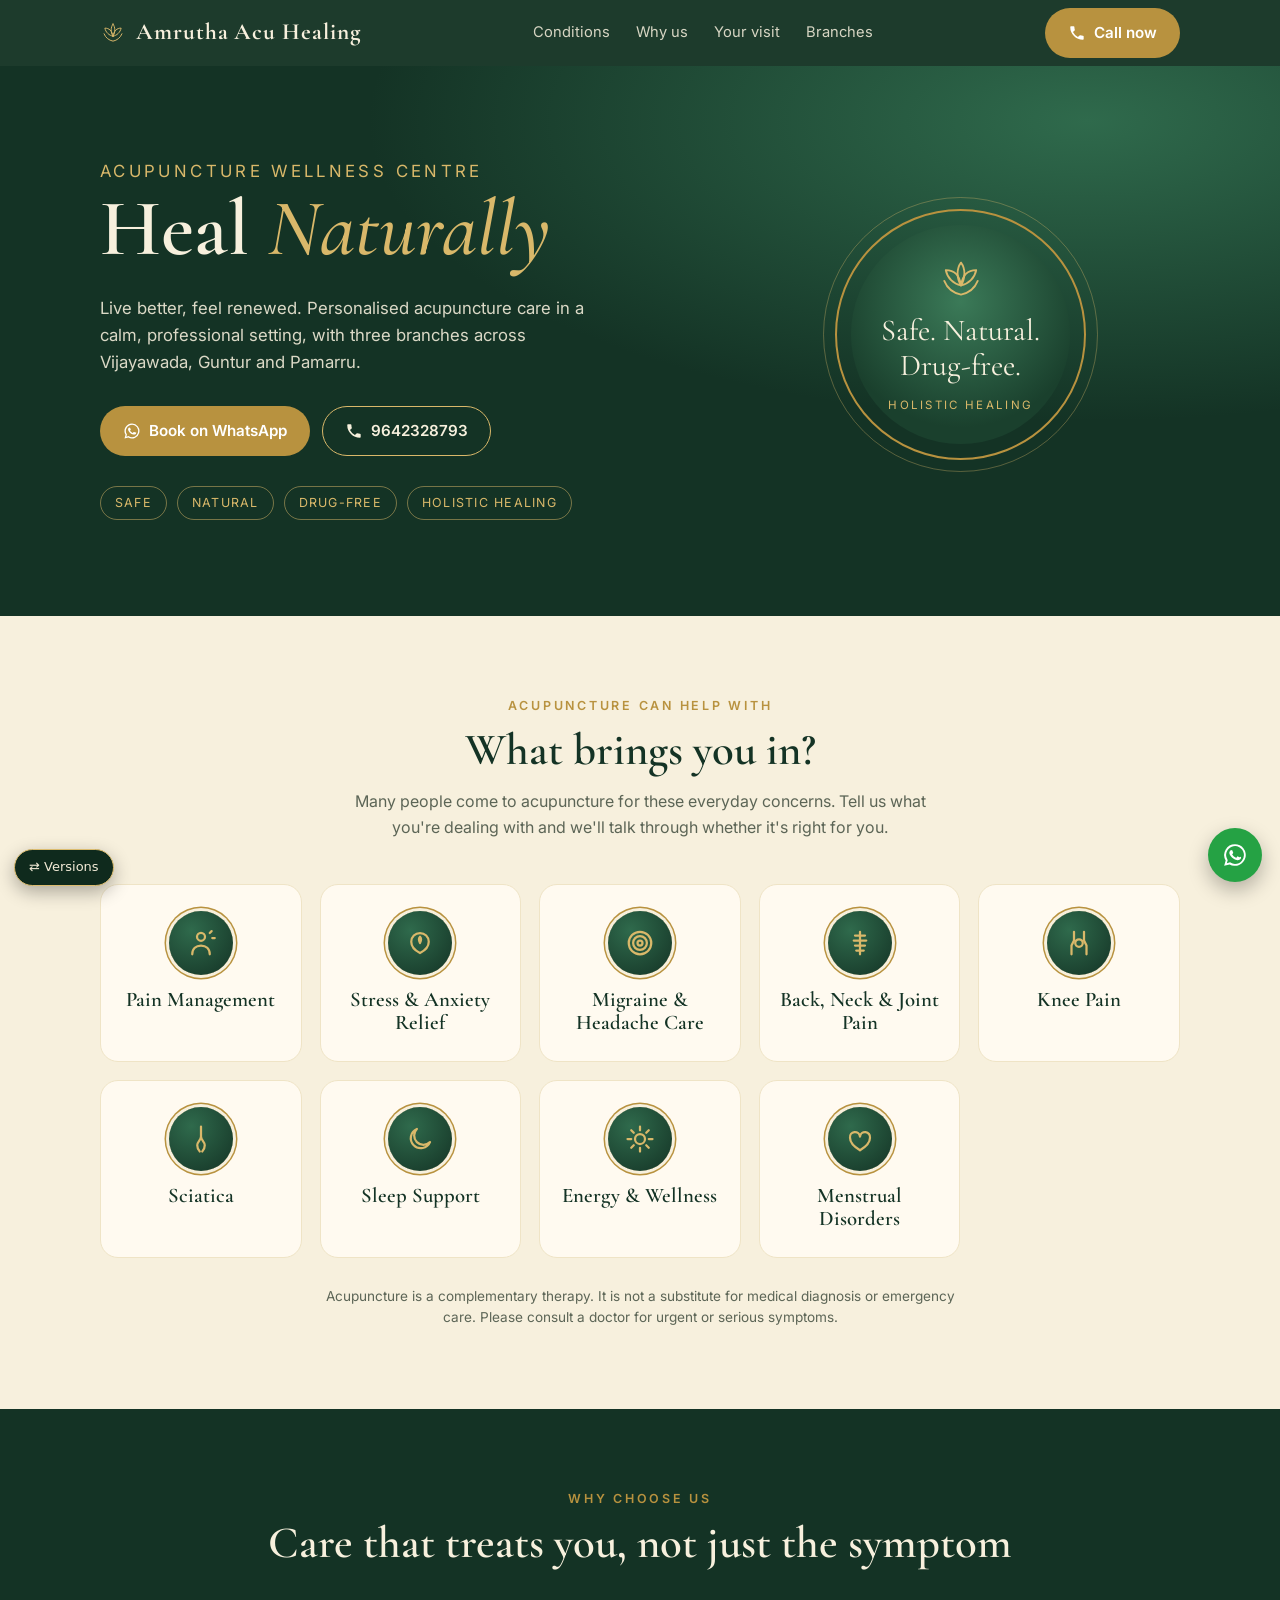
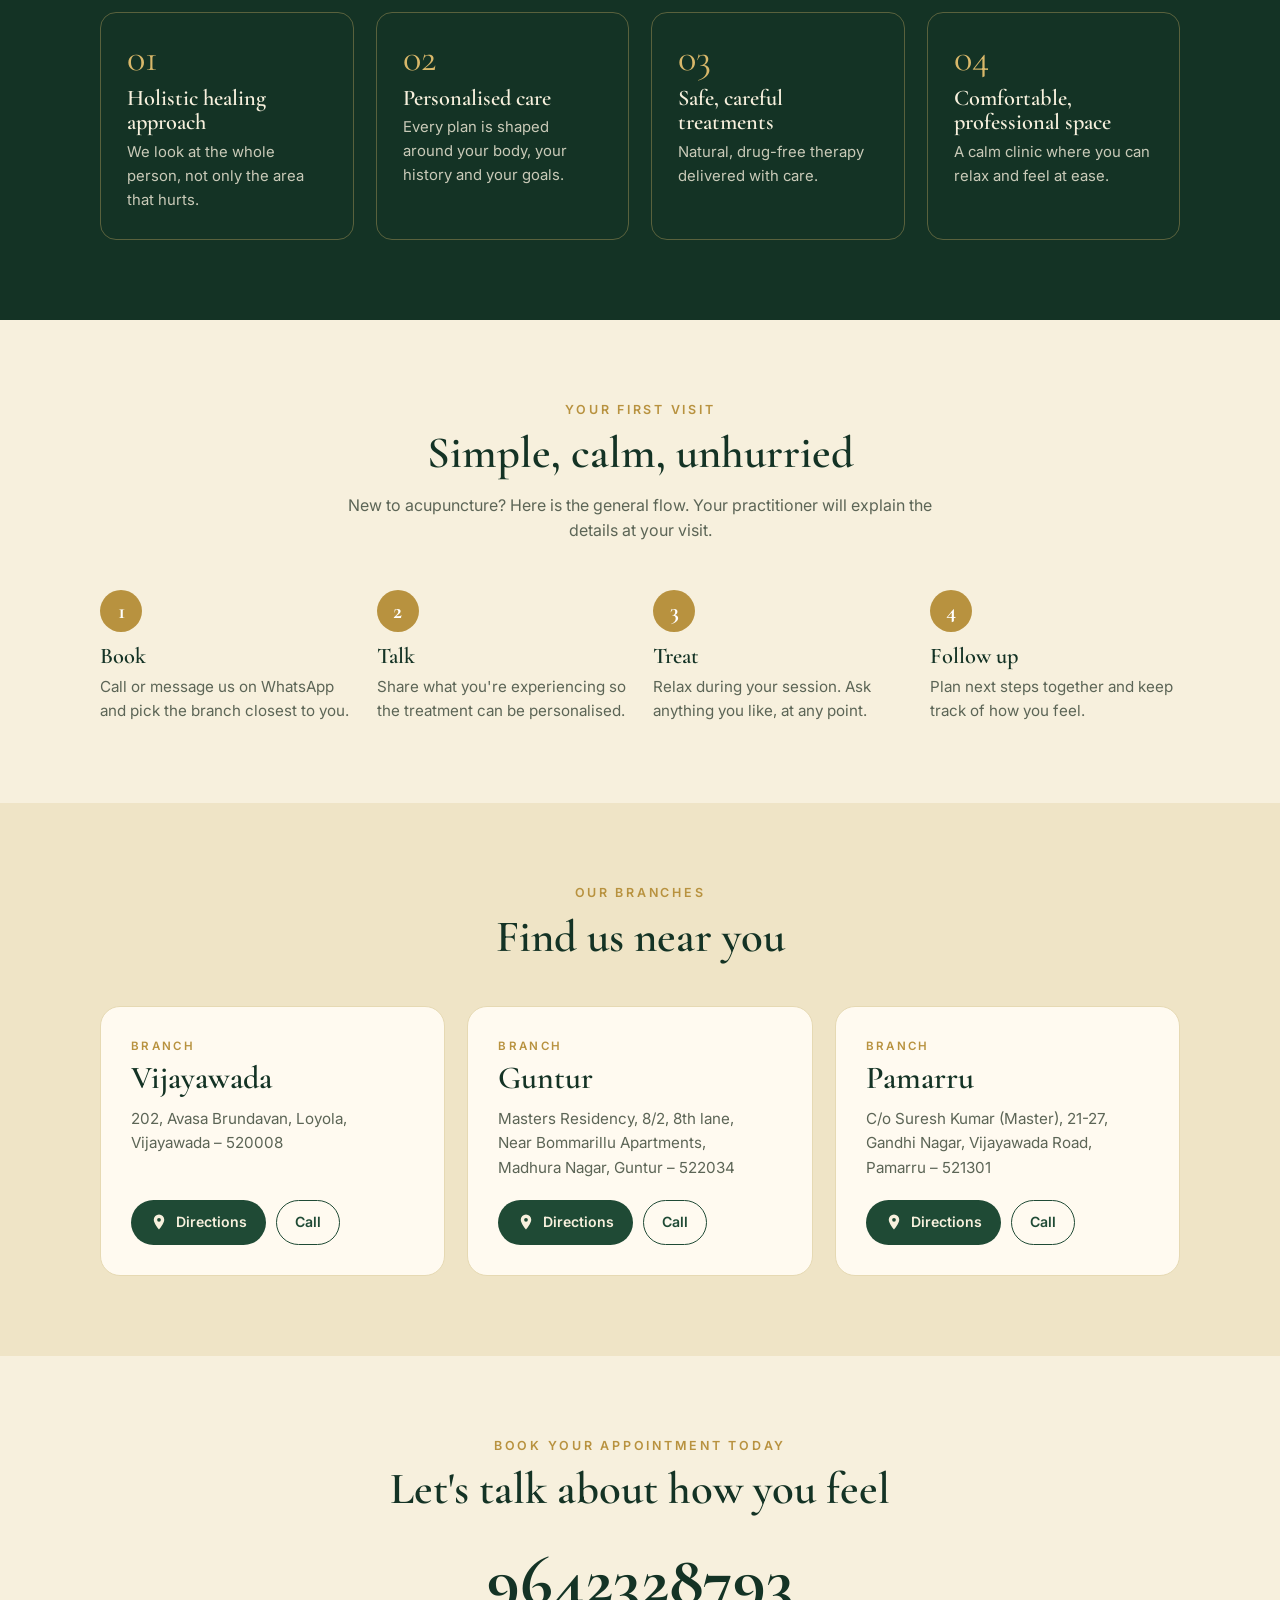
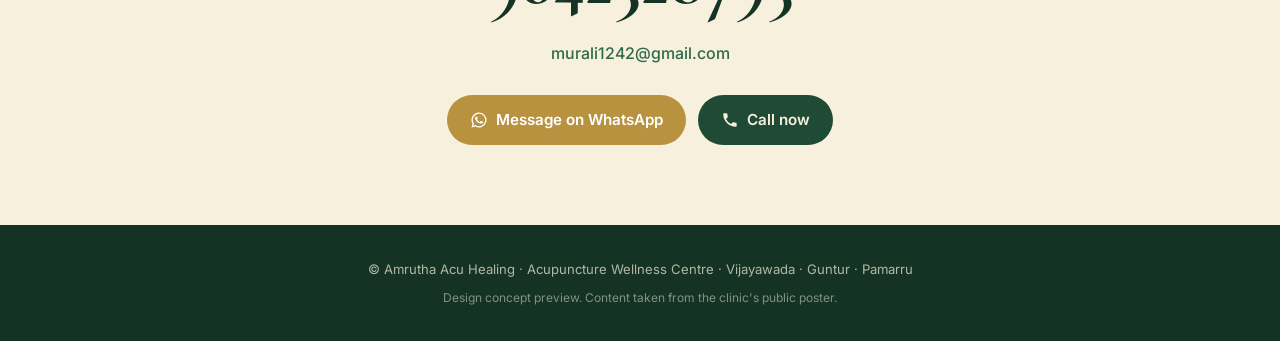
<file: v1/index.html>
<!doctype html>
<html lang="en">
<head>
<meta charset="utf-8">
<meta name="viewport" content="width=device-width, initial-scale=1">
<title>Amrutha Acu Healing | Acupuncture Wellness Centre in Vijayawada &amp; Guntur</title>
<meta name="description" content="Amrutha Acu Healing is an acupuncture wellness centre with branches in Vijayawada, Guntur and Pamarru. Safe, natural, drug-free holistic healing.">
<link rel="preconnect" href="https://fonts.googleapis.com">
<link rel="preconnect" href="https://fonts.gstatic.com" crossorigin>
<link href="https://fonts.googleapis.com/css2?family=Cormorant+Garamond:ital,wght@0,500;0,600;0,700;1,500&family=Inter:wght@400;500;600&display=swap" rel="stylesheet">
<style>
:root{
  --green:#1f4a35; --green-d:#143325; --green-l:#2f6a4c;
  --cream:#f7f0dd; --cream-d:#efe4c6; --gold:#b8923f; --gold-l:#d9b86a;
  --ink:#22291f; --muted:#5c6556;
  --serif:'Cormorant Garamond',Georgia,serif; --sans:'Inter',system-ui,sans-serif;
}
*{box-sizing:border-box;margin:0;padding:0}
html{scroll-behavior:smooth}
body{font-family:var(--sans);color:var(--ink);background:var(--cream);line-height:1.6;-webkit-font-smoothing:antialiased}
a{color:inherit;text-decoration:none}
.wrap{max-width:1120px;margin:0 auto;padding:0 20px}
h1,h2,h3{font-family:var(--serif);font-weight:600;line-height:1.1;color:var(--green-d)}
h2{font-size:clamp(2rem,4vw,2.8rem);text-align:center}
.eyebrow{display:block;text-align:center;font-size:.78rem;letter-spacing:.22em;text-transform:uppercase;color:var(--gold);font-weight:600;margin-bottom:10px}
.lead{max-width:620px;margin:14px auto 0;text-align:center;color:var(--muted)}
section{padding:80px 0}

/* header */
header{position:sticky;top:0;z-index:50;background:rgba(20,51,37,.96);backdrop-filter:blur(6px);color:var(--cream)}
.nav{display:flex;align-items:center;justify-content:space-between;height:66px}
.brand{font-family:var(--serif);font-size:1.45rem;font-weight:700;letter-spacing:.04em;display:flex;align-items:center;gap:10px}
.brand svg{width:26px;height:26px;color:var(--gold-l)}
.nav ul{display:flex;gap:26px;list-style:none;font-size:.92rem}
.nav ul a{opacity:.85}.nav ul a:hover{opacity:1;color:var(--gold-l)}
.btn{display:inline-flex;align-items:center;gap:8px;padding:12px 22px;border-radius:999px;font-weight:600;font-size:.95rem;border:1.5px solid transparent;transition:.2s;cursor:pointer}
.btn-gold{background:var(--gold);color:#fff}.btn-gold:hover{background:#a07f33}
.btn-line{border-color:var(--gold-l);color:var(--cream)}.btn-line:hover{background:rgba(255,255,255,.08)}
.btn-green{background:var(--green);color:var(--cream)}.btn-green:hover{background:var(--green-d)}
.btn svg{width:18px;height:18px}
@media(max-width:820px){.nav ul{display:none}}

/* hero */
.hero{background:radial-gradient(1200px 500px at 85% 10%,#2f6a4c 0%,transparent 60%),var(--green-d);color:var(--cream);padding:84px 0 96px;position:relative;overflow:hidden}
.hero .grid{display:grid;grid-template-columns:1.15fr .85fr;gap:48px;align-items:center}
.hero h1{color:var(--cream);font-size:clamp(2.8rem,6.5vw,5rem)}
.hero h1 em{color:var(--gold-l);font-style:italic;font-weight:500}
.hero .sub{margin-top:8px;font-size:1.05rem;letter-spacing:.2em;text-transform:uppercase;color:var(--gold-l)}
.hero p.lede{margin-top:22px;max-width:520px;opacity:.88;font-size:1.05rem}
.hero .cta{display:flex;flex-wrap:wrap;gap:12px;margin-top:30px}
.pill-row{display:flex;flex-wrap:wrap;gap:10px;margin-top:30px}
.pill{border:1px solid rgba(217,184,106,.5);color:var(--gold-l);padding:6px 14px;border-radius:999px;font-size:.78rem;letter-spacing:.1em;text-transform:uppercase}
.seal{aspect-ratio:1;max-width:380px;margin:0 auto;border-radius:50%;border:2px solid var(--gold);padding:14px;position:relative}
.seal::before{content:"";position:absolute;inset:-14px;border-radius:50%;border:1px solid rgba(217,184,106,.35)}
.seal .in{width:100%;height:100%;border-radius:50%;background:radial-gradient(circle at 50% 35%,#3b7a58,#1a402d 70%);display:flex;flex-direction:column;align-items:center;justify-content:center;text-align:center;padding:30px}
.seal svg{width:92px;height:92px;color:var(--gold-l)}
.seal .t{font-family:var(--serif);font-size:1.9rem;margin-top:10px;line-height:1.15}
.seal .s{font-size:.72rem;letter-spacing:.2em;text-transform:uppercase;color:var(--gold-l);margin-top:12px}
@media(max-width:820px){.hero .grid{grid-template-columns:1fr}.seal{max-width:280px}.hero{padding:56px 0 64px}}

/* conditions */
.cards{display:grid;grid-template-columns:repeat(auto-fit,minmax(200px,1fr));gap:18px;margin-top:44px}
.card{background:#fffaf0;border:1px solid var(--cream-d);border-radius:18px;padding:26px 20px;text-align:center;transition:.25s}
.card:hover{transform:translateY(-4px);box-shadow:0 14px 30px -14px rgba(20,51,37,.35);border-color:var(--gold-l)}
.ico{width:64px;height:64px;border-radius:50%;margin:0 auto 14px;background:radial-gradient(circle at 35% 30%,var(--green-l),var(--green-d));display:grid;place-items:center;box-shadow:0 0 0 3px var(--cream),0 0 0 4.5px var(--gold)}
.ico svg{width:30px;height:30px;color:var(--gold-l)}
.card h3{font-size:1.3rem}
.note{max-width:640px;margin:28px auto 0;text-align:center;font-size:.85rem;color:var(--muted)}

/* why */
.why{background:var(--green-d);color:var(--cream)}
.why h2{color:var(--cream)}.why .lead{color:rgba(247,240,221,.75)}
.why-grid{display:grid;grid-template-columns:repeat(auto-fit,minmax(230px,1fr));gap:22px;margin-top:44px}
.why-item{border:1px solid rgba(217,184,106,.35);border-radius:16px;padding:26px}
.why-item .n{font-family:var(--serif);font-size:2.4rem;color:var(--gold-l);line-height:1}
.why-item h3{color:var(--cream);font-size:1.4rem;margin:8px 0 6px}
.why-item p{font-size:.93rem;opacity:.8}

/* expect */
.steps{display:grid;grid-template-columns:repeat(auto-fit,minmax(220px,1fr));gap:26px;margin-top:46px;counter-reset:s}
.step{position:relative;padding-top:54px}
.step::before{counter-increment:s;content:counter(s);position:absolute;top:0;left:0;width:42px;height:42px;border-radius:50%;background:var(--gold);color:#fff;display:grid;place-items:center;font-family:var(--serif);font-size:1.4rem;font-weight:700}
.step h3{font-size:1.4rem;margin-bottom:6px}
.step p{color:var(--muted);font-size:.95rem}

/* branches */
.branches{background:var(--cream-d)}
.b-grid{display:grid;grid-template-columns:repeat(auto-fit,minmax(290px,1fr));gap:22px;margin-top:44px}
.branch{background:#fffaf0;border-radius:20px;padding:30px;border:1px solid #e6d9b3;display:flex;flex-direction:column}
.branch .tag{font-size:.72rem;letter-spacing:.2em;text-transform:uppercase;color:var(--gold);font-weight:600}
.branch h3{font-size:2rem;margin:4px 0 12px}
.branch address{font-style:normal;color:var(--muted);font-size:.95rem;flex:1}
.branch .acts{display:flex;flex-wrap:wrap;gap:10px;margin-top:20px}
.branch .btn{padding:10px 18px;font-size:.88rem}

/* contact */
.contact{text-align:center}
.contact .big{font-family:var(--serif);font-size:clamp(2.6rem,7vw,4.4rem);color:var(--green-d);font-weight:700;margin:10px 0 4px;display:inline-block}
.contact .mail{color:var(--green-l);font-weight:500}
.contact .cta{display:flex;flex-wrap:wrap;gap:12px;justify-content:center;margin-top:28px}

footer{background:var(--green-d);color:rgba(247,240,221,.7);padding:34px 0;font-size:.82rem;text-align:center}
footer p+p{margin-top:8px;font-size:.75rem;opacity:.7}

/* floating */
.fab{position:fixed;right:18px;bottom:18px;z-index:60;display:flex;flex-direction:column;gap:10px}
.fab a{width:54px;height:54px;border-radius:50%;display:grid;place-items:center;box-shadow:0 8px 20px rgba(0,0,0,.28);color:#fff}
.fab .wa{background:#25a244}.fab .ph{background:var(--gold)}
.fab svg{width:26px;height:26px}
@media(min-width:900px){.fab .ph{display:none}}
</style>
<link rel="icon" href="data:image/svg+xml,%3Csvg xmlns=%27http://www.w3.org/2000/svg%27 viewBox=%270 0 64 64%27%3E%3Ccircle cx=%2732%27 cy=%2732%27 r=%2732%27 fill=%27%230f2a1d%27/%3E%3Cg fill=%27none%27 stroke=%27%23dcbc6f%27 stroke-width=%273%27 stroke-linecap=%27round%27 stroke-linejoin=%27round%27%3E%3Cpath d=%27M32 12c5 7 5 17 0 25-5-8-5-18 0-25z%27/%3E%3Cpath d=%27M32 37c-8-2-14-8-16-16 8 0 14 5 16 16z%27/%3E%3Cpath d=%27M32 37c8-2 14-8 16-16-8 0-14 5-16 16z%27/%3E%3Cpath d=%27M14 34c4 8 10 13 18 14 8-1 14-6 18-14%27/%3E%3C/g%3E%3C/svg%3E"><style id="vsw-css">.vsw{position:fixed;left:14px;bottom:14px;z-index:9999;font:500 13px/1.3 system-ui,sans-serif;padding:0!important;border:0!important;margin:0!important;background:none!important;width:auto!important}
.vsw>summary{font:500 13px/1.3 system-ui,sans-serif!important;letter-spacing:0!important;justify-content:flex-start!important;list-style:none;cursor:pointer;background:#0f2a1d;color:#f4ecd8;border:1px solid #dcbc6f;border-radius:999px;padding:9px 14px;box-shadow:0 6px 18px rgba(0,0,0,.3);display:inline-flex;gap:6px;align-items:center}
.vsw>summary::-webkit-details-marker{display:none}.vsw>summary::after{content:none!important;display:none!important}
.vsw[open]>summary{border-radius:14px 14px 0 0}
.vsw>div{position:absolute;bottom:100%;left:0;min-width:210px;background:#0f2a1d;border:1px solid #dcbc6f;border-radius:14px 14px 14px 0;padding:6px;box-shadow:0 10px 26px rgba(0,0,0,.35)}
.vsw a{font:500 13px/1.3 system-ui,sans-serif!important;display:block;color:#f4ecd8;text-decoration:none;padding:9px 12px;border-radius:9px}
.vsw a:hover{background:#1a3f2e}.vsw a.on{color:#dcbc6f;font-weight:700}
.vsw hr{border:0;border-top:1px solid rgba(220,188,111,.3);margin:4px 0}
@media(max-width:700px){.vsw{bottom:78px}}</style></head>
<body>

<svg width="0" height="0" style="position:absolute" aria-hidden="true">
  <symbol id="lotus" viewBox="0 0 64 64" fill="none" stroke="currentColor" stroke-width="2.4" stroke-linecap="round" stroke-linejoin="round">
    <path d="M32 10c6 8 6 20 0 30-6-10-6-22 0-30z"/><path d="M32 40C22 38 14 30 12 20c10 0 18 6 20 20z"/><path d="M32 40c10-2 18-10 20-20-10 0-18 6-20 20z"/><path d="M10 34c4 10 12 16 22 18 10-2 18-8 22-18"/>
  </symbol>
  <symbol id="phone" viewBox="0 0 24 24" fill="currentColor"><path d="M6.6 10.8a15 15 0 0 0 6.6 6.6l2.2-2.2a1 1 0 0 1 1-.25 11 11 0 0 0 3.5.56 1 1 0 0 1 1 1V20a1 1 0 0 1-1 1A17 17 0 0 1 3 4a1 1 0 0 1 1-1h3.5a1 1 0 0 1 1 1c0 1.2.2 2.4.56 3.5a1 1 0 0 1-.25 1z"/></symbol>
  <symbol id="wa" viewBox="0 0 24 24" fill="currentColor"><path d="M12 2a10 10 0 0 0-8.6 15.1L2 22l5-1.3A10 10 0 1 0 12 2zm0 18.2c-1.5 0-3-.4-4.2-1.200l-.3-.2-3 .8.8-2.9-.2-.3A8.200 8.200 0 1 1 12 20.200zm4.500-6.100c-.2-.1-1.500-.7-1.700-.8-.2-.1-.4-.1-.6.1l-.8 1c-.1.200-.3.200-.5.100-1.500-.7-2.500-1.300-3.400-2.900-.3-.4.300-.4.800-1.400.1-.2 0-.3 0-.5l-.8-1.800c-.2-.5-.4-.4-.6-.4h-.5c-.2 0-.5.100-.7.300-.8.800-1 1.700-.9 2.600.3 1.500 1.300 2.800 2.400 3.800 1.700 1.500 3 2 4.400 2.400.700.200 1.400.2 1.900.1.600-.1 1.700-.7 1.900-1.400.2-.6.2-1.200.2-1.300-.1-.1-.3-.2-.6-.3z"/></symbol>
  <symbol id="pin" viewBox="0 0 24 24" fill="currentColor"><path d="M12 2a7 7 0 0 0-7 7c0 5 7 13 7 13s7-8 7-13a7 7 0 0 0-7-7zm0 9.500A2.500 2.500 0 1 1 12 6.500a2.500 2.500 0 0 1 0 5z"/></symbol>
</svg>

<header>
  <div class="wrap nav">
    <a class="brand" href="#top"><svg><use href="#lotus"/></svg>Amrutha Acu Healing</a>
    <ul>
      <li><a href="#help">Conditions</a></li>
      <li><a href="#why">Why us</a></li>
      <li><a href="#expect">Your visit</a></li>
      <li><a href="#branches">Branches</a></li>
    </ul>
    <a class="btn btn-gold" href="tel:+919642328793"><svg><use href="#phone"/></svg>Call now</a>
  </div>
</header>

<main id="top">
<section class="hero">
  <div class="wrap grid">
    <div>
      <div class="sub">Acupuncture Wellness Centre</div>
      <h1>Heal <em>Naturally</em></h1>
      <p class="lede">Live better, feel renewed. Personalised acupuncture care in a calm, professional setting, with three branches across Vijayawada, Guntur and Pamarru.</p>
      <div class="cta">
        <a class="btn btn-gold" href="https://wa.me/919642328793?text=Hello%2C%20I%27d%20like%20to%20book%20an%20appointment%20at%20Amrutha%20Acu%20Healing." target="_blank" rel="noopener"><svg><use href="#wa"/></svg>Book on WhatsApp</a>
        <a class="btn btn-line" href="tel:+919642328793"><svg><use href="#phone"/></svg>9642328793</a>
      </div>
      <div class="pill-row"><span class="pill">Safe</span><span class="pill">Natural</span><span class="pill">Drug-free</span><span class="pill">Holistic healing</span></div>
    </div>
    <div class="seal" aria-hidden="true">
      <div class="in"><svg><use href="#lotus"/></svg><div class="t">Safe. Natural.<br>Drug-free.</div><div class="s">Holistic healing</div></div>
    </div>
  </div>
</section>

<section id="help">
  <div class="wrap">
    <span class="eyebrow">Acupuncture can help with</span>
    <h2>What brings you in?</h2>
    <p class="lead">Many people come to acupuncture for these everyday concerns. Tell us what you're dealing with and we'll talk through whether it's right for you.</p>
    <div class="cards">
      <a class="card" href="#contact"><div class="ico"><svg viewBox="0 0 24 24" fill="none" stroke="currentColor" stroke-width="1.8" stroke-linecap="round"><circle cx="12" cy="7" r="3.2"/><path d="M5 21c0-4.500 3-7 7-7s7 2.500 7 7"/><path d="M19 4l1.500-1.500M21 8h2"/></svg></div><h3>Pain Management</h3></a>
      <a class="card" href="#contact"><div class="ico"><svg viewBox="0 0 24 24" fill="none" stroke="currentColor" stroke-width="1.8" stroke-linecap="round" stroke-linejoin="round"><path d="M12 20c-4-2-7-5-7-9a7 7 0 0 1 14 0c0 4-3 7-7 9z"/><path d="M12 12c-1-2-1-4 0-5 1 1 1 3 0 5z"/></svg></div><h3>Stress &amp; Anxiety Relief</h3></a>
      <a class="card" href="#contact"><div class="ico"><svg viewBox="0 0 24 24" fill="none" stroke="currentColor" stroke-width="1.8" stroke-linecap="round"><circle cx="12" cy="12" r="9"/><circle cx="12" cy="12" r="5.500"/><circle cx="12" cy="12" r="2"/></svg></div><h3>Migraine &amp; Headache Care</h3></a>
      <a class="card" href="#contact"><div class="ico"><svg viewBox="0 0 24 24" fill="none" stroke="currentColor" stroke-width="1.8" stroke-linecap="round"><path d="M12 3v18"/><path d="M8 6h8M7 10h10M8 14h8M9 18h6"/></svg></div><h3>Back, Neck &amp; Joint Pain</h3></a>
      <a class="card" href="#contact"><div class="ico"><svg viewBox="0 0 24 24" fill="none" stroke="currentColor" stroke-width="1.8" stroke-linecap="round" stroke-linejoin="round"><path d="M8 3v7l-2 4v7M16 3v7l2 4v7"/><circle cx="12" cy="12" r="3"/></svg></div><h3>Knee Pain</h3></a>
      <a class="card" href="#contact"><div class="ico"><svg viewBox="0 0 24 24" fill="none" stroke="currentColor" stroke-width="1.8" stroke-linecap="round"><path d="M12 2v8c0 3-3 4-3 7s2 5 2 5M12 10c0 3 3 4 3 7s-2 5-2 5"/></svg></div><h3>Sciatica</h3></a>
      <a class="card" href="#contact"><div class="ico"><svg viewBox="0 0 24 24" fill="none" stroke="currentColor" stroke-width="1.8" stroke-linecap="round" stroke-linejoin="round"><path d="M20 14.500A8 8 0 1 1 9.500 4a6.500 6.500 0 0 0 10.500 10.500z"/></svg></div><h3>Sleep Support</h3></a>
      <a class="card" href="#contact"><div class="ico"><svg viewBox="0 0 24 24" fill="none" stroke="currentColor" stroke-width="1.8" stroke-linecap="round"><circle cx="12" cy="12" r="4"/><path d="M12 2v3M12 19v3M2 12h3M19 12h3M5 5l2 2M17 17l2 2M19 5l-2 2M7 17l-2 2"/></svg></div><h3>Energy &amp; Wellness</h3></a>
      <a class="card" href="#contact"><div class="ico"><svg viewBox="0 0 24 24" fill="none" stroke="currentColor" stroke-width="1.8" stroke-linecap="round" stroke-linejoin="round"><path d="M12 21c-5-3-8-6-8-10a4 4 0 0 1 8-1 4 4 0 0 1 8 1c0 4-3 7-8 10z"/></svg></div><h3>Menstrual Disorders</h3></a>
    </div>
    <p class="note">Acupuncture is a complementary therapy. It is not a substitute for medical diagnosis or emergency care. Please consult a doctor for urgent or serious symptoms.</p>
  </div>
</section>

<section id="why" class="why">
  <div class="wrap">
    <span class="eyebrow">Why choose us</span>
    <h2>Care that treats you, not just the symptom</h2>
    <div class="why-grid">
      <div class="why-item"><div class="n">01</div><h3>Holistic healing approach</h3><p>We look at the whole person, not only the area that hurts.</p></div>
      <div class="why-item"><div class="n">02</div><h3>Personalised care</h3><p>Every plan is shaped around your body, your history and your goals.</p></div>
      <div class="why-item"><div class="n">03</div><h3>Safe, careful treatments</h3><p>Natural, drug-free therapy delivered with care.</p></div>
      <div class="why-item"><div class="n">04</div><h3>Comfortable, professional space</h3><p>A calm clinic where you can relax and feel at ease.</p></div>
    </div>
  </div>
</section>

<section id="expect">
  <div class="wrap">
    <span class="eyebrow">Your first visit</span>
    <h2>Simple, calm, unhurried</h2>
    <p class="lead">New to acupuncture? Here is the general flow. Your practitioner will explain the details at your visit.</p>
    <div class="steps">
      <div class="step"><h3>Book</h3><p>Call or message us on WhatsApp and pick the branch closest to you.</p></div>
      <div class="step"><h3>Talk</h3><p>Share what you're experiencing so the treatment can be personalised.</p></div>
      <div class="step"><h3>Treat</h3><p>Relax during your session. Ask anything you like, at any point.</p></div>
      <div class="step"><h3>Follow up</h3><p>Plan next steps together and keep track of how you feel.</p></div>
    </div>
  </div>
</section>

<section id="branches" class="branches">
  <div class="wrap">
    <span class="eyebrow">Our branches</span>
    <h2>Find us near you</h2>
    <div class="b-grid">
      <div class="branch"><span class="tag">Branch</span><h3>Vijayawada</h3>
        <address>202, Avasa Brundavan, Loyola,<br>Vijayawada &ndash; 520008</address>
        <div class="acts"><a class="btn btn-green" target="_blank" rel="noopener" href="https://www.google.com/maps/search/?api=1&query=Avasa+Brundavan+Loyola+Vijayawada+520008"><svg><use href="#pin"/></svg>Directions</a><a class="btn btn-line" style="color:var(--green);border-color:var(--green)" href="tel:+919642328793">Call</a></div></div>
      <div class="branch"><span class="tag">Branch</span><h3>Guntur</h3>
        <address>Masters Residency, 8/2, 8th lane,<br>Near Bommarillu Apartments,<br>Madhura Nagar, Guntur &ndash; 522034</address>
        <div class="acts"><a class="btn btn-green" target="_blank" rel="noopener" href="https://www.google.com/maps/search/?api=1&query=Masters+Residency+Madhura+Nagar+Guntur+522034"><svg><use href="#pin"/></svg>Directions</a><a class="btn btn-line" style="color:var(--green);border-color:var(--green)" href="tel:+919642328793">Call</a></div></div>
      <div class="branch"><span class="tag">Branch</span><h3>Pamarru</h3>
        <address>C/o Suresh Kumar (Master), 21-27,<br>Gandhi Nagar, Vijayawada Road,<br>Pamarru &ndash; 521301</address>
        <div class="acts"><a class="btn btn-green" target="_blank" rel="noopener" href="https://www.google.com/maps/search/?api=1&query=Gandhi+Nagar+Vijayawada+Road+Pamarru+521301"><svg><use href="#pin"/></svg>Directions</a><a class="btn btn-line" style="color:var(--green);border-color:var(--green)" href="tel:+919642328793">Call</a></div></div>
    </div>
  </div>
</section>

<section id="contact" class="contact">
  <div class="wrap">
    <span class="eyebrow">Book your appointment today</span>
    <h2>Let's talk about how you feel</h2>
    <a class="big" href="tel:+919642328793">9642328793</a><br>
    <a class="mail" href="mailto:murali1242@gmail.com">murali1242@gmail.com</a>
    <div class="cta">
      <a class="btn btn-gold" href="https://wa.me/919642328793?text=Hello%2C%20I%27d%20like%20to%20book%20an%20appointment%20at%20Amrutha%20Acu%20Healing." target="_blank" rel="noopener"><svg><use href="#wa"/></svg>Message on WhatsApp</a>
      <a class="btn btn-green" href="tel:+919642328793"><svg><use href="#phone"/></svg>Call now</a>
    </div>
  </div>
</section>
</main>

<footer>
  <div class="wrap">
    <p>&copy; Amrutha Acu Healing &middot; Acupuncture Wellness Centre &middot; Vijayawada &middot; Guntur &middot; Pamarru</p>
    <p>Design concept preview. Content taken from the clinic's public poster.</p>
  </div>
</footer>

<div class="fab">
  <a class="ph" href="tel:+919642328793" aria-label="Call"><svg><use href="#phone"/></svg></a>
  <a class="wa" href="https://wa.me/919642328793" target="_blank" rel="noopener" aria-label="WhatsApp"><svg><use href="#wa"/></svg></a>
</div>



<!--vsw--><details class="vsw"><summary>⇄ Versions</summary><div><a href="../v1/index.html" class="on">v1 · Classic</a><a href="../v2/index.html">v2 · Editorial</a><a href="../v3/index.html">v3 · Interactive</a><a href="../v4/index.html">v4 · Editorial + finder</a><a href="../v5/index.html">v5 · Full site</a><hr><a href="../index.html">All versions (main page)</a></div></details><!--/vsw-->
</body>
</html>
</file>
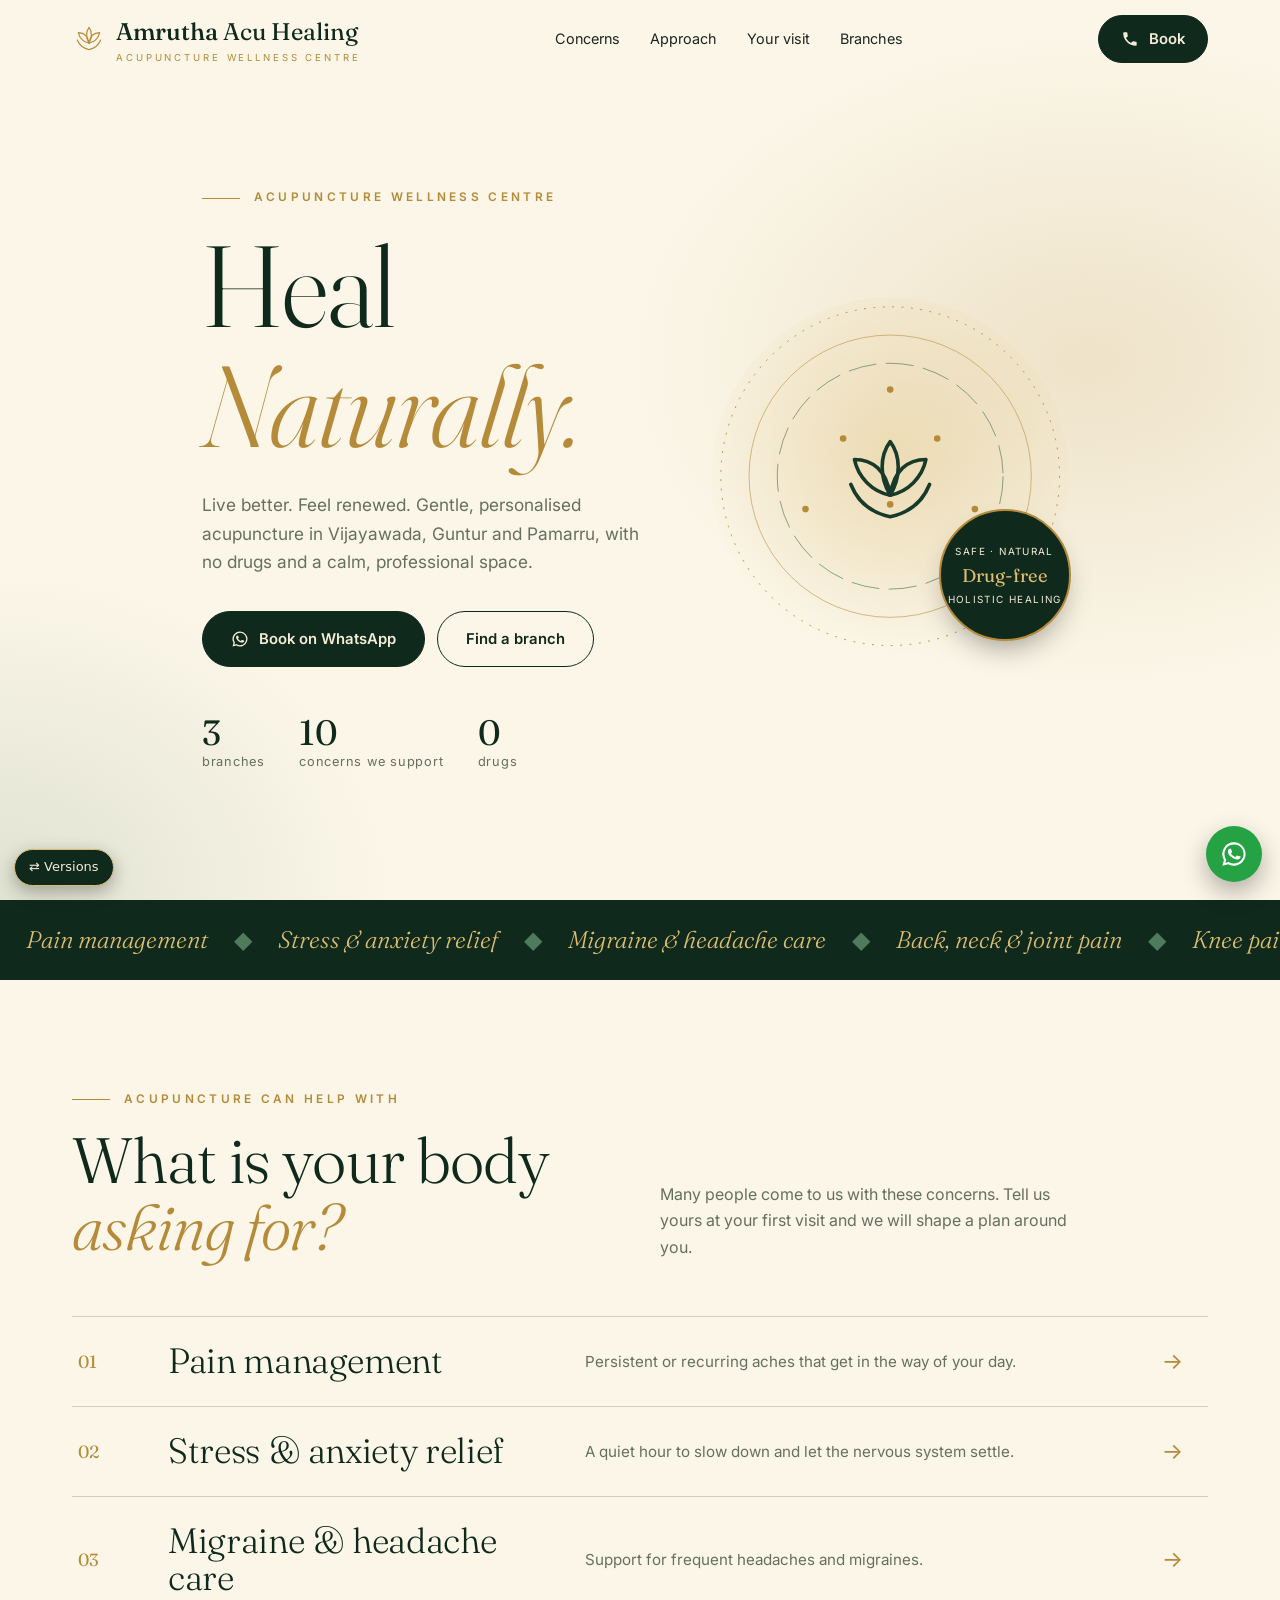
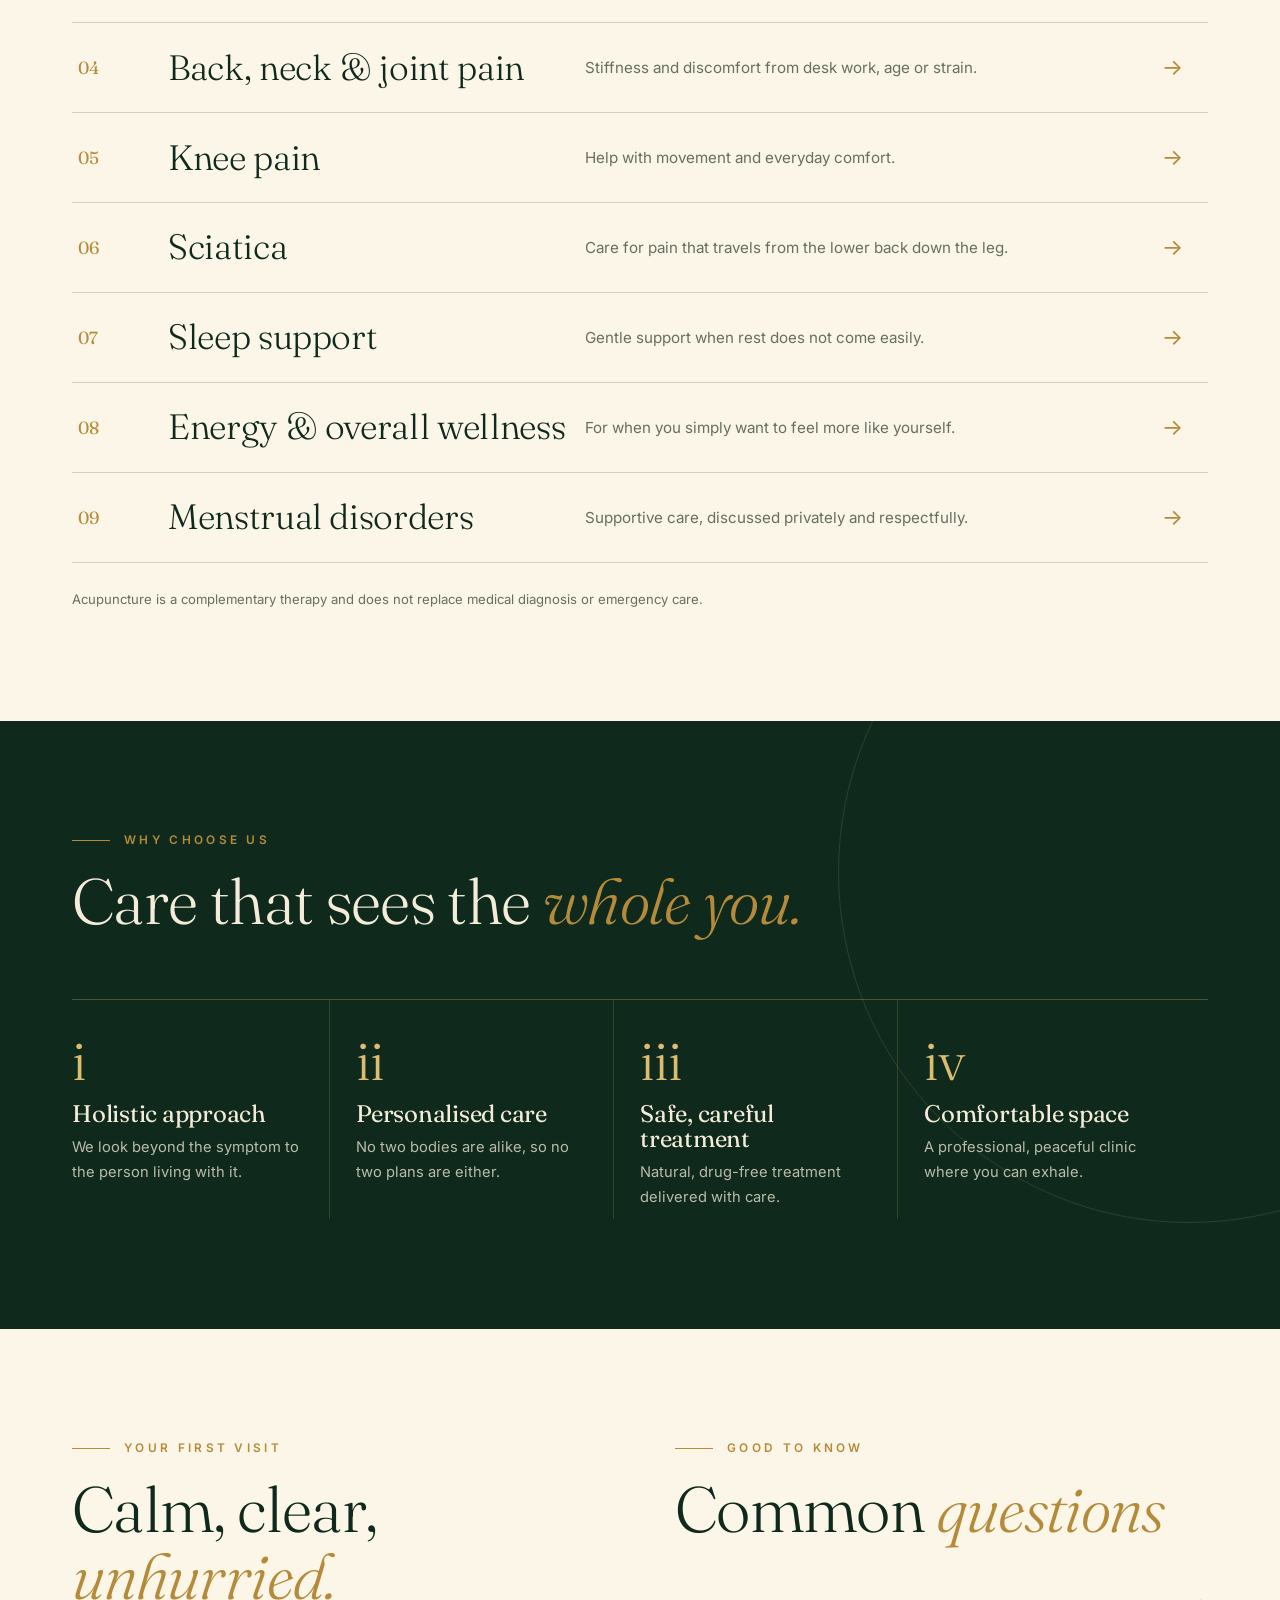
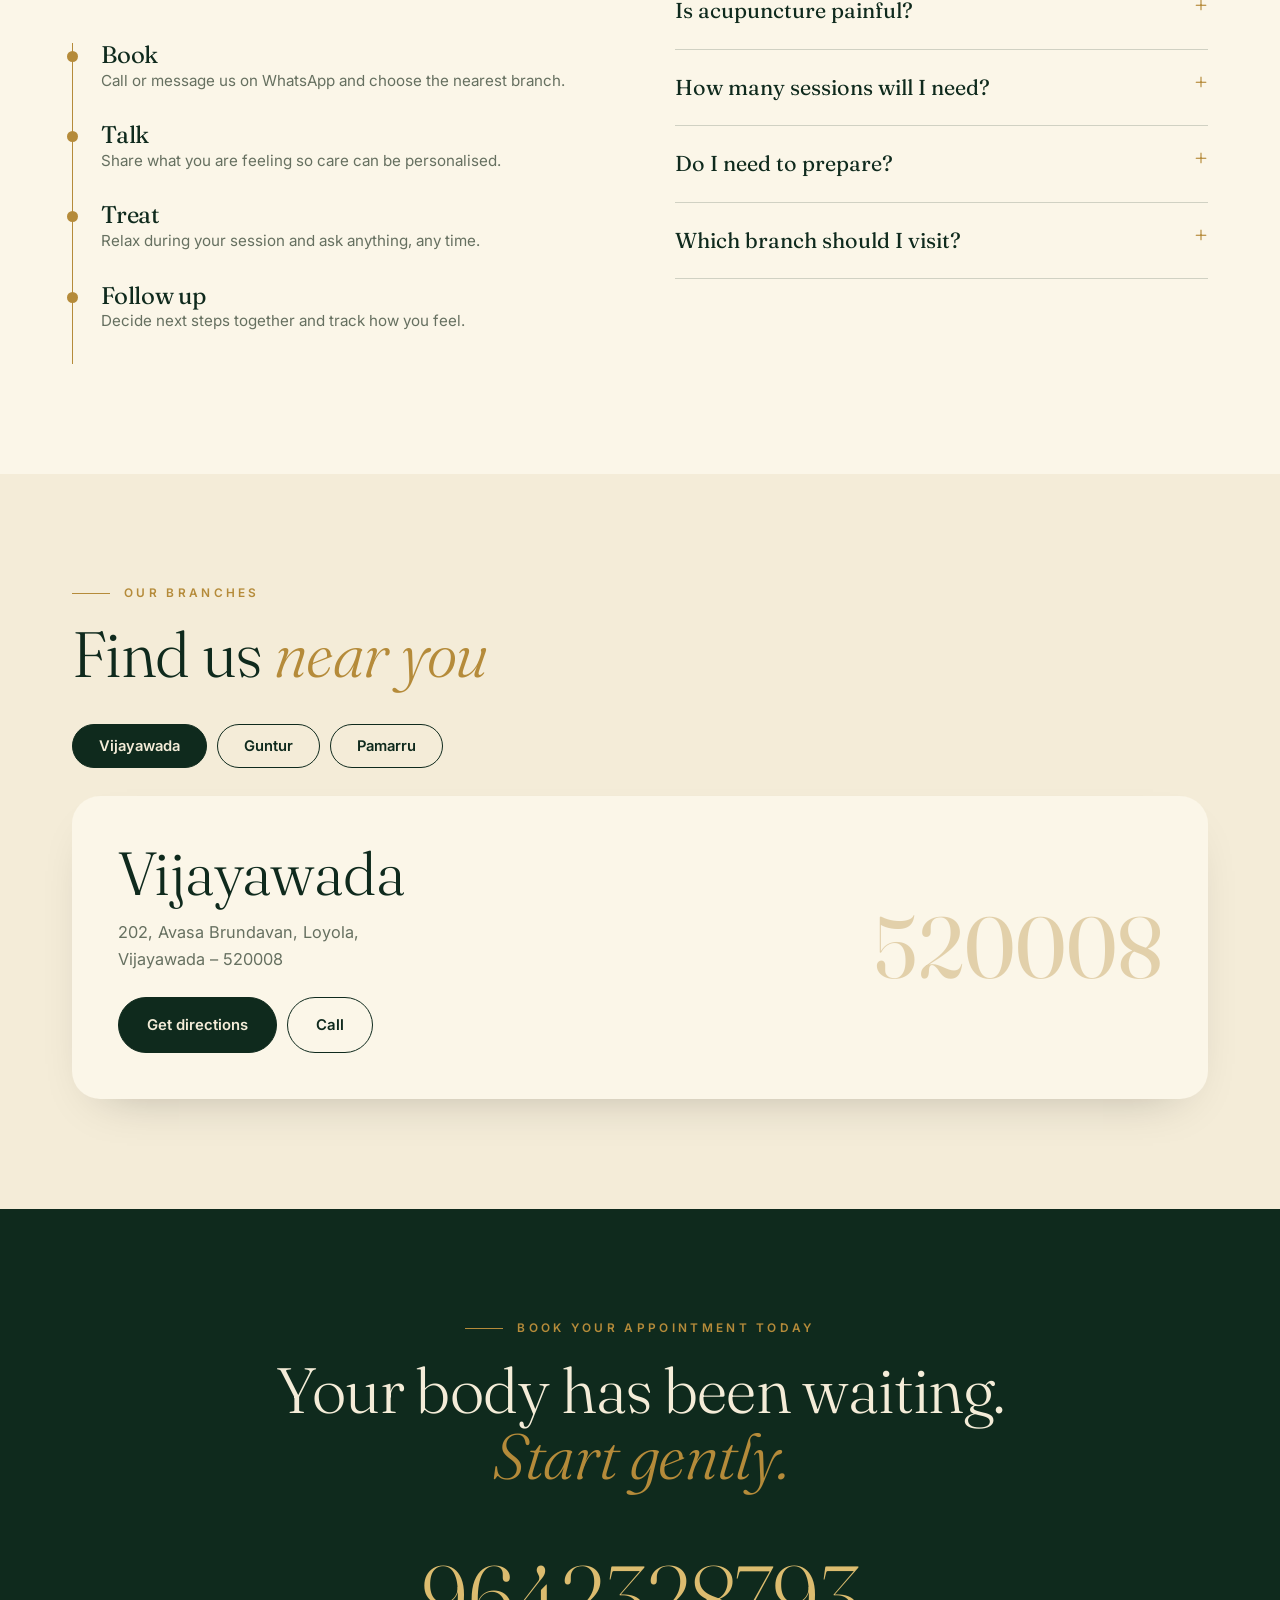
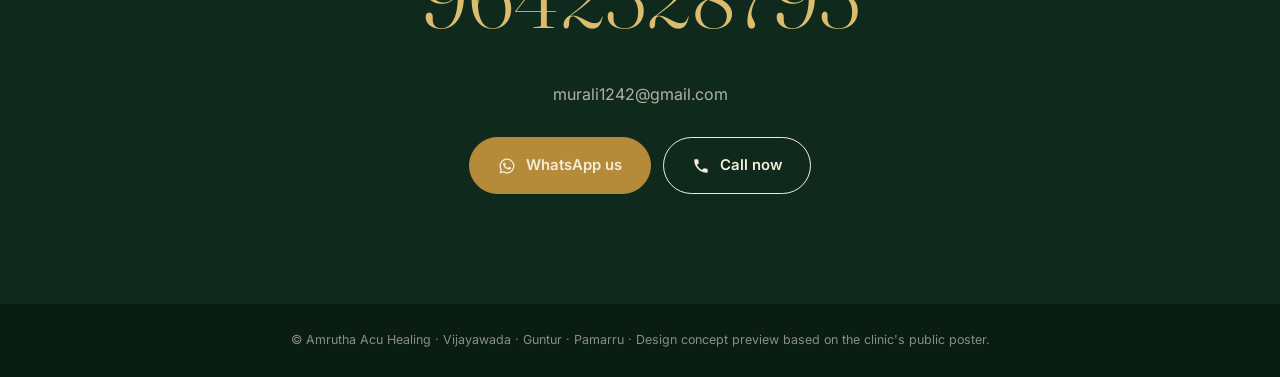
<file: v2/index.html>
<!doctype html>
<html lang="en">
<head>
<meta charset="utf-8">
<meta name="viewport" content="width=device-width, initial-scale=1">
<title>Amrutha Acu Healing | Heal Naturally</title>
<meta name="description" content="Acupuncture wellness centre in Vijayawada, Guntur and Pamarru. Safe, natural, drug-free holistic healing.">
<link rel="preconnect" href="https://fonts.googleapis.com">
<link rel="preconnect" href="https://fonts.gstatic.com" crossorigin>
<link href="https://fonts.googleapis.com/css2?family=Fraunces:ital,opsz,wght@0,9..144,300;0,9..144,500;1,9..144,300;1,9..144,400&family=Inter:wght@400;500;600&display=swap" rel="stylesheet">
<style>
:root{--cream:#f4ecd8;--paper:#fbf6e8;--green:#183a2a;--green2:#0f2a1d;--moss:#4f7a5c;--gold:#b58b3a;--gold2:#dcbc6f;--ink:#1d261f;--mute:#667060;--serif:'Fraunces',Georgia,serif;--sans:'Inter',system-ui,sans-serif}
*{box-sizing:border-box;margin:0;padding:0}
html{scroll-behavior:smooth}
body{font-family:var(--sans);background:var(--paper);color:var(--ink);line-height:1.65;-webkit-font-smoothing:antialiased;overflow-x:hidden}
a{color:inherit;text-decoration:none}
.wrap{max-width:1180px;margin:0 auto;padding:0 22px}
h1,h2,h3{font-family:var(--serif);font-weight:300;color:var(--green2);line-height:1.04;letter-spacing:-.01em}
h2{font-size:clamp(2.3rem,5vw,4rem)}
h2 em,h1 em{font-style:italic;color:var(--gold);font-weight:300}
.kicker{font-size:.74rem;letter-spacing:.28em;text-transform:uppercase;color:var(--gold);font-weight:600;display:flex;align-items:center;gap:14px;margin-bottom:18px}
.kicker::before{content:"";width:38px;height:1px;background:var(--gold)}
section{padding:110px 0}
.btn{display:inline-flex;align-items:center;gap:10px;padding:15px 28px;border-radius:999px;font-weight:600;font-size:.93rem;transition:.25s;border:1.5px solid var(--green2)}
.btn-fill{background:var(--green2);color:var(--cream)}.btn-fill:hover{background:var(--gold);border-color:var(--gold)}
.btn-ghost{color:var(--green2)}.btn-ghost:hover{background:var(--green2);color:var(--cream)}
.btn svg{width:18px;height:18px}

/* top bar */
header{position:fixed;inset:0 0 auto 0;z-index:50;transition:.3s}
header.solid{background:rgba(251,246,232,.92);backdrop-filter:blur(10px);box-shadow:0 1px 0 rgba(0,0,0,.06)}
.nav{height:78px;display:flex;align-items:center;justify-content:space-between}
.logo{font-family:var(--serif);font-size:1.5rem;color:var(--green2);display:flex;align-items:center;gap:10px}
.logo b{font-weight:500}.logo small{display:block;font-family:var(--sans);font-size:.6rem;letter-spacing:.3em;text-transform:uppercase;color:var(--gold);margin-top:-2px}
.logo svg{width:34px;height:34px;color:var(--gold)}
.nav ul{display:flex;gap:30px;list-style:none;font-size:.9rem}
.nav ul a{position:relative}.nav ul a::after{content:"";position:absolute;left:0;bottom:-4px;height:1px;width:0;background:var(--gold);transition:.3s}.nav ul a:hover::after{width:100%}
@media(max-width:860px){.nav ul{display:none}}
@media(max-width:520px){.logo{font-size:1.15rem;white-space:nowrap}.logo small{display:none}.logo svg{width:26px;height:26px}.nav{height:66px}}

/* hero */
.hero{min-height:100vh;padding:130px 0 70px;display:flex;align-items:center;position:relative;background:
 radial-gradient(700px 500px at 85% 40%,rgba(181,139,58,.18),transparent 65%),
 radial-gradient(600px 500px at 0% 100%,rgba(79,122,92,.16),transparent 65%),var(--paper)}
.hero .grid{display:grid;grid-template-columns:1.1fr .9fr;gap:40px;align-items:center}
.hero h1{font-size:clamp(3.4rem,9vw,7.6rem);font-weight:300}
.hero p{margin-top:26px;max-width:460px;color:var(--mute);font-size:1.08rem}
.hero .cta{display:flex;gap:12px;flex-wrap:wrap;margin-top:34px}
.facts{display:flex;gap:34px;margin-top:48px;flex-wrap:wrap}
.facts div{font-size:.8rem;color:var(--mute);letter-spacing:.06em}
.facts b{display:block;font-family:var(--serif);font-size:2.2rem;font-weight:400;color:var(--green2);line-height:1}
.art{position:relative;aspect-ratio:1;max-width:520px;margin:0 auto;width:100%}
.art svg{width:100%;height:100%}
.ring{transform-origin:50% 50%;animation:spin 60s linear infinite}
.ring2{transform-origin:50% 50%;animation:spin 90s linear infinite reverse}
@keyframes spin{to{transform:rotate(360deg)}}
.pt{animation:pulse 3.2s ease-in-out infinite;transform-box:fill-box;transform-origin:center}
.pt:nth-child(2n){animation-delay:.8s}.pt:nth-child(3n){animation-delay:1.6s}
@keyframes pulse{0%,100%{opacity:.35;transform:scale(1)}50%{opacity:1;transform:scale(1.7)}}
.badge{position:absolute;right:2%;bottom:8%;background:var(--green2);color:var(--cream);border-radius:50%;width:132px;height:132px;display:grid;place-items:center;text-align:center;font-size:.62rem;letter-spacing:.14em;text-transform:uppercase;line-height:1.7;border:2px solid var(--gold);box-shadow:0 14px 30px -10px rgba(0,0,0,.4)}
.badge b{display:block;font-family:var(--serif);font-size:1.15rem;letter-spacing:0;text-transform:none;color:var(--gold2);font-weight:400}
@media(max-width:860px){.hero .grid{grid-template-columns:1fr}.art{max-width:340px;order:-1}.hero{padding-top:100px}}

/* marquee */
.marquee{background:var(--green2);color:var(--gold2);overflow:hidden;white-space:nowrap;padding:20px 0}
.marquee div{display:inline-block;animation:slide 40s linear infinite;font-family:var(--serif);font-size:1.5rem;font-style:italic;font-weight:300}
.marquee span{margin:0 26px}.marquee i{color:var(--moss);font-style:normal}
@keyframes slide{to{transform:translateX(-50%)}}

/* conditions list */
.cond-head{display:grid;grid-template-columns:1fr 1fr;gap:40px;align-items:end;margin-bottom:56px}
.cond-head p{color:var(--mute);max-width:420px}
@media(max-width:860px){.cond-head{grid-template-columns:1fr}}
.cond{border-top:1px solid rgba(15,42,29,.18)}
.row{display:grid;grid-template-columns:70px 1fr 1.4fr 40px;gap:20px;align-items:center;padding:26px 6px;border-bottom:1px solid rgba(15,42,29,.18);transition:.3s;cursor:default}
.row:hover{background:var(--cream);padding-left:22px}
.row .n{font-family:var(--serif);color:var(--gold);font-size:1.1rem}
.row h3{font-size:clamp(1.5rem,3vw,2.2rem)}
.row p{color:var(--mute);font-size:.95rem}
.row .arr{color:var(--gold);font-size:1.4rem;transition:.3s}.row:hover .arr{transform:translateX(6px)}
@media(max-width:700px){.row{grid-template-columns:44px 1fr}.row p,.row .arr{display:none}}
.disc{margin-top:26px;font-size:.82rem;color:var(--mute)}

/* approach */
.approach{background:var(--green2);color:var(--cream);position:relative;overflow:hidden}
.approach h2{color:var(--cream)}
.approach::after{content:"";position:absolute;width:700px;height:700px;border-radius:50%;border:1px solid rgba(220,188,111,.15);right:-260px;top:-200px}
.pillars{display:grid;grid-template-columns:repeat(4,1fr);gap:0;margin-top:64px;border-top:1px solid rgba(220,188,111,.3)}
.pillar{padding:34px 26px 10px 0;border-right:1px solid rgba(220,188,111,.18);margin-right:26px}
.pillar:last-child{border:0}
.pillar .no{font-family:var(--serif);font-size:3.4rem;color:var(--gold2);font-weight:300;line-height:1}
.pillar h3{color:var(--cream);font-size:1.5rem;margin:14px 0 8px;font-weight:400}
.pillar p{font-size:.92rem;opacity:.75}
@media(max-width:900px){.pillars{grid-template-columns:1fr 1fr}.pillar{border:0;margin:0}}
@media(max-width:520px){.pillars{grid-template-columns:1fr}}

/* visit + faq */
.two{display:grid;grid-template-columns:1fr 1fr;gap:70px}
@media(max-width:900px){.two{grid-template-columns:1fr;gap:50px}}
.tl{margin-top:34px;border-left:1px solid var(--gold);padding-left:28px}
.tl div{position:relative;padding-bottom:30px}
.tl div::before{content:"";position:absolute;left:-34px;top:8px;width:11px;height:11px;border-radius:50%;background:var(--gold)}
.tl h3{font-size:1.5rem;font-weight:400}.tl p{color:var(--mute);font-size:.95rem}
details{border-bottom:1px solid rgba(15,42,29,.18);padding:20px 0}
summary{list-style:none;cursor:pointer;font-family:var(--serif);font-size:1.35rem;color:var(--green2);display:flex;justify-content:space-between;gap:20px}
summary::-webkit-details-marker{display:none}
summary::after{content:"+";color:var(--gold);font-size:1.6rem;line-height:1;transition:.3s}
details[open] summary::after{transform:rotate(45deg)}
details p{margin-top:12px;color:var(--mute);font-size:.95rem;max-width:520px}

/* branches */
.branches{background:var(--cream)}
.tabs{display:flex;gap:10px;margin:36px 0 28px;flex-wrap:wrap}
.tab{padding:12px 26px;border-radius:999px;border:1.5px solid var(--green2);background:none;font:600 .92rem var(--sans);color:var(--green2);cursor:pointer;transition:.2s}
.tab.on{background:var(--green2);color:var(--cream)}
.bp{display:none;grid-template-columns:1.1fr .9fr;gap:40px;align-items:center;background:var(--paper);border-radius:28px;padding:46px;box-shadow:0 20px 50px -30px rgba(0,0,0,.3)}
.bp.on{display:grid}
.bp h3{font-size:clamp(2.4rem,5vw,3.8rem);font-weight:300}
.bp address{font-style:normal;color:var(--mute);margin:14px 0 24px;font-size:1.02rem}
.bp .acts{display:flex;gap:10px;flex-wrap:wrap}
.bp .big{font-family:var(--serif);font-size:clamp(3rem,7vw,5.4rem);color:var(--gold);opacity:.35;text-align:right;line-height:1}
@media(max-width:800px){.bp.on{grid-template-columns:1fr;padding:30px}.bp .big{text-align:left}}

/* final */
.final{text-align:center;background:var(--green2);color:var(--cream)}
.final h2{color:var(--cream);max-width:800px;margin:0 auto}
.final .tel{display:inline-block;font-family:var(--serif);font-size:clamp(2.6rem,8vw,5.5rem);color:var(--gold2);margin:34px 0 6px;font-weight:300}
.final .btn-fill{background:var(--gold);border-color:var(--gold)}
.final .btn-ghost{color:var(--cream);border-color:var(--cream)}.final .btn-ghost:hover{background:var(--cream);color:var(--green2)}
.final .mail{display:block;opacity:.7;margin-top:6px}
footer{background:#0a1d13;color:rgba(244,236,216,.55);text-align:center;padding:26px 0;font-size:.78rem}

.rv{opacity:0;transform:translateY(28px);transition:opacity .9s ease,transform .9s ease}
.rv.in{opacity:1;transform:none}
@media(prefers-reduced-motion:reduce){.rv{opacity:1;transform:none;transition:none}.ring,.ring2,.pt,.marquee div{animation:none}}
.fab{position:fixed;right:18px;bottom:18px;z-index:60}
.fab a{width:56px;height:56px;border-radius:50%;background:#25a244;display:grid;place-items:center;color:#fff;box-shadow:0 10px 24px rgba(0,0,0,.3)}
.fab svg{width:28px;height:28px}
</style>
<noscript><style>.rv{opacity:1;transform:none}</style></noscript>
<link rel="icon" href="data:image/svg+xml,%3Csvg xmlns=%27http://www.w3.org/2000/svg%27 viewBox=%270 0 64 64%27%3E%3Ccircle cx=%2732%27 cy=%2732%27 r=%2732%27 fill=%27%230f2a1d%27/%3E%3Cg fill=%27none%27 stroke=%27%23dcbc6f%27 stroke-width=%273%27 stroke-linecap=%27round%27 stroke-linejoin=%27round%27%3E%3Cpath d=%27M32 12c5 7 5 17 0 25-5-8-5-18 0-25z%27/%3E%3Cpath d=%27M32 37c-8-2-14-8-16-16 8 0 14 5 16 16z%27/%3E%3Cpath d=%27M32 37c8-2 14-8 16-16-8 0-14 5-16 16z%27/%3E%3Cpath d=%27M14 34c4 8 10 13 18 14 8-1 14-6 18-14%27/%3E%3C/g%3E%3C/svg%3E"><style id="vsw-css">.vsw{position:fixed;left:14px;bottom:14px;z-index:9999;font:500 13px/1.3 system-ui,sans-serif;padding:0!important;border:0!important;margin:0!important;background:none!important;width:auto!important}
.vsw>summary{font:500 13px/1.3 system-ui,sans-serif!important;letter-spacing:0!important;justify-content:flex-start!important;list-style:none;cursor:pointer;background:#0f2a1d;color:#f4ecd8;border:1px solid #dcbc6f;border-radius:999px;padding:9px 14px;box-shadow:0 6px 18px rgba(0,0,0,.3);display:inline-flex;gap:6px;align-items:center}
.vsw>summary::-webkit-details-marker{display:none}.vsw>summary::after{content:none!important;display:none!important}
.vsw[open]>summary{border-radius:14px 14px 0 0}
.vsw>div{position:absolute;bottom:100%;left:0;min-width:210px;background:#0f2a1d;border:1px solid #dcbc6f;border-radius:14px 14px 14px 0;padding:6px;box-shadow:0 10px 26px rgba(0,0,0,.35)}
.vsw a{font:500 13px/1.3 system-ui,sans-serif!important;display:block;color:#f4ecd8;text-decoration:none;padding:9px 12px;border-radius:9px}
.vsw a:hover{background:#1a3f2e}.vsw a.on{color:#dcbc6f;font-weight:700}
.vsw hr{border:0;border-top:1px solid rgba(220,188,111,.3);margin:4px 0}
@media(max-width:700px){.vsw{bottom:78px}}</style></head>
<body>
<svg width="0" height="0" style="position:absolute" aria-hidden="true">
<symbol id="lotus" viewBox="0 0 64 64" fill="none" stroke="currentColor" stroke-width="2.2" stroke-linecap="round" stroke-linejoin="round"><path d="M32 10c6 8 6 20 0 30-6-10-6-22 0-30z"/><path d="M32 40C22 38 14 30 12 20c10 0 18 6 20 20z"/><path d="M32 40c10-2 18-10 20-20-10 0-18 6-20 20z"/><path d="M10 34c4 10 12 16 22 18 10-2 18-8 22-18"/></symbol>
<symbol id="wa" viewBox="0 0 24 24" fill="currentColor"><path d="M12 2a10 10 0 0 0-8.6 15.1L2 22l5-1.3A10 10 0 1 0 12 2zm0 18.2c-1.5 0-3-.4-4.2-1.2l-.3-.2-3 .8.8-2.9-.2-.3A8.2 8.2 0 1 1 12 20.2zm4.5-6.1c-.2-.1-1.5-.7-1.7-.8-.2-.1-.4-.1-.6.1l-.8 1c-.1.2-.3.2-.5.1-1.5-.7-2.5-1.3-3.4-2.9-.3-.4.3-.4.8-1.4.1-.2 0-.3 0-.5l-.8-1.8c-.2-.5-.4-.4-.6-.4h-.5c-.2 0-.5.1-.7.3-.8.8-1 1.7-.9 2.6.3 1.5 1.3 2.8 2.4 3.8 1.7 1.5 3 2 4.4 2.4.7.2 1.4.2 1.9.1.6-.1 1.7-.7 1.9-1.4.2-.6.2-1.2.2-1.3-.1-.1-.3-.2-.6-.3z"/></symbol>
<symbol id="ph" viewBox="0 0 24 24" fill="currentColor"><path d="M6.6 10.8a15 15 0 0 0 6.6 6.6l2.2-2.2a1 1 0 0 1 1-.25 11 11 0 0 0 3.5.56 1 1 0 0 1 1 1V20a1 1 0 0 1-1 1A17 17 0 0 1 3 4a1 1 0 0 1 1-1h3.5a1 1 0 0 1 1 1c0 1.2.2 2.4.56 3.5a1 1 0 0 1-.25 1z"/></symbol>
</svg>

<header id="hd"><div class="wrap nav">
  <a class="logo" href="#top"><svg><use href="#lotus"/></svg><span><b>Amrutha</b> Acu Healing<small>Acupuncture Wellness Centre</small></span></a>
  <ul><li><a href="#help">Concerns</a></li><li><a href="#approach">Approach</a></li><li><a href="#visit">Your visit</a></li><li><a href="#branches">Branches</a></li></ul>
  <a class="btn btn-fill" href="tel:+919642328793" style="padding:11px 22px"><svg><use href="#ph"/></svg>Book</a>
</div></header>

<main id="top">
<section class="hero"><div class="wrap grid">
  <div>
    <div class="kicker">Acupuncture Wellness Centre</div>
    <h1>Heal<br><em>Naturally.</em></h1>
    <p>Live better. Feel renewed. Gentle, personalised acupuncture in Vijayawada, Guntur and Pamarru, with no drugs and a calm, professional space.</p>
    <div class="cta">
      <a class="btn btn-fill" target="_blank" rel="noopener" href="https://wa.me/919642328793?text=Hello%2C%20I%27d%20like%20to%20book%20an%20appointment."><svg><use href="#wa"/></svg>Book on WhatsApp</a>
      <a class="btn btn-ghost" href="#branches">Find a branch</a>
    </div>
    <div class="facts"><div><b>3</b>branches</div><div><b>10</b>concerns we support</div><div><b>0</b>drugs</div></div>
  </div>
  <div class="art">
    <svg viewBox="0 0 400 400" aria-hidden="true">
      <defs><radialGradient id="g" cx="50%" cy="45%" r="55%"><stop offset="0" stop-color="#dcbc6f" stop-opacity=".35"/><stop offset="1" stop-color="#dcbc6f" stop-opacity="0"/></radialGradient></defs>
      <circle cx="200" cy="200" r="190" fill="url(#g)"/>
      <g class="ring" fill="none" stroke="#b58b3a" stroke-width="1"><circle cx="200" cy="200" r="180" stroke-dasharray="2 8"/><circle cx="200" cy="200" r="150" opacity=".6"/></g>
      <g class="ring2" fill="none" stroke="#4f7a5c" stroke-width="1" opacity=".7"><circle cx="200" cy="200" r="120" stroke-dasharray="30 10"/></g>
      <g fill="none" stroke="#183a2a" stroke-width="2" stroke-linecap="round" stroke-linejoin="round" transform="translate(200 205) scale(1.9) translate(-32 -32)"><path d="M32 10c6 8 6 20 0 30-6-10-6-22 0-30z"/><path d="M32 40C22 38 14 30 12 20c10 0 18 6 20 20z"/><path d="M32 40c10-2 18-10 20-20-10 0-18 6-20 20z"/><path d="M10 34c4 10 12 16 22 18 10-2 18-8 22-18"/></g>
      <g fill="#b58b3a"><circle class="pt" cx="200" cy="108" r="3.5"/><circle class="pt" cx="150" cy="160" r="3.5"/><circle class="pt" cx="250" cy="160" r="3.5"/><circle class="pt" cx="200" cy="230" r="3.5"/><circle class="pt" cx="110" cy="235" r="3.5"/><circle class="pt" cx="290" cy="235" r="3.5"/></g>
    </svg>
    <div class="badge"><div>Safe · Natural<b>Drug-free</b>holistic healing</div></div>
  </div>
</div></section>

<div class="marquee" aria-hidden="true"><div>
  <span>Pain management</span><i>◆</i><span>Stress &amp; anxiety relief</span><i>◆</i><span>Migraine &amp; headache care</span><i>◆</i><span>Back, neck &amp; joint pain</span><i>◆</i><span>Knee pain</span><i>◆</i><span>Sciatica</span><i>◆</i><span>Sleep support</span><i>◆</i><span>Energy &amp; wellness</span><i>◆</i><span>Menstrual disorders</span><i>◆</i>
  <span>Pain management</span><i>◆</i><span>Stress &amp; anxiety relief</span><i>◆</i><span>Migraine &amp; headache care</span><i>◆</i><span>Back, neck &amp; joint pain</span><i>◆</i><span>Knee pain</span><i>◆</i><span>Sciatica</span><i>◆</i><span>Sleep support</span><i>◆</i><span>Energy &amp; wellness</span><i>◆</i><span>Menstrual disorders</span><i>◆</i>
</div></div>

<section id="help"><div class="wrap">
  <div class="cond-head rv"><div><div class="kicker">Acupuncture can help with</div><h2>What is your body <em>asking for?</em></h2></div><p>Many people come to us with these concerns. Tell us yours at your first visit and we will shape a plan around you.</p></div>
  <div class="cond rv">
    <div class="row"><span class="n">01</span><h3>Pain management</h3><p>Persistent or recurring aches that get in the way of your day.</p><span class="arr">→</span></div>
    <div class="row"><span class="n">02</span><h3>Stress &amp; anxiety relief</h3><p>A quiet hour to slow down and let the nervous system settle.</p><span class="arr">→</span></div>
    <div class="row"><span class="n">03</span><h3>Migraine &amp; headache care</h3><p>Support for frequent headaches and migraines.</p><span class="arr">→</span></div>
    <div class="row"><span class="n">04</span><h3>Back, neck &amp; joint pain</h3><p>Stiffness and discomfort from desk work, age or strain.</p><span class="arr">→</span></div>
    <div class="row"><span class="n">05</span><h3>Knee pain</h3><p>Help with movement and everyday comfort.</p><span class="arr">→</span></div>
    <div class="row"><span class="n">06</span><h3>Sciatica</h3><p>Care for pain that travels from the lower back down the leg.</p><span class="arr">→</span></div>
    <div class="row"><span class="n">07</span><h3>Sleep support</h3><p>Gentle support when rest does not come easily.</p><span class="arr">→</span></div>
    <div class="row"><span class="n">08</span><h3>Energy &amp; overall wellness</h3><p>For when you simply want to feel more like yourself.</p><span class="arr">→</span></div>
    <div class="row"><span class="n">09</span><h3>Menstrual disorders</h3><p>Supportive care, discussed privately and respectfully.</p><span class="arr">→</span></div>
  </div>
  <p class="disc">Acupuncture is a complementary therapy and does not replace medical diagnosis or emergency care.</p>
</div></section>

<section id="approach" class="approach"><div class="wrap">
  <div class="kicker">Why choose us</div>
  <h2 class="rv">Care that sees the <em>whole you.</em></h2>
  <div class="pillars">
    <div class="pillar rv"><div class="no">i</div><h3>Holistic approach</h3><p>We look beyond the symptom to the person living with it.</p></div>
    <div class="pillar rv"><div class="no">ii</div><h3>Personalised care</h3><p>No two bodies are alike, so no two plans are either.</p></div>
    <div class="pillar rv"><div class="no">iii</div><h3>Safe, careful treatment</h3><p>Natural, drug-free treatment delivered with care.</p></div>
    <div class="pillar rv"><div class="no">iv</div><h3>Comfortable space</h3><p>A professional, peaceful clinic where you can exhale.</p></div>
  </div>
</div></section>

<section id="visit"><div class="wrap two">
  <div class="rv"><div class="kicker">Your first visit</div><h2>Calm, clear, <em>unhurried.</em></h2>
    <div class="tl">
      <div><h3>Book</h3><p>Call or message us on WhatsApp and choose the nearest branch.</p></div>
      <div><h3>Talk</h3><p>Share what you are feeling so care can be personalised.</p></div>
      <div><h3>Treat</h3><p>Relax during your session and ask anything, any time.</p></div>
      <div><h3>Follow up</h3><p>Decide next steps together and track how you feel.</p></div>
    </div></div>
  <div class="rv"><div class="kicker">Good to know</div><h2>Common <em>questions</em></h2><div style="margin-top:30px">
    <details><summary>Is acupuncture painful?</summary><p>Most people feel little more than a light sensation. Your practitioner will explain what to expect and you can speak up at any time.</p></details>
    <details><summary>How many sessions will I need?</summary><p>It depends on you and your concern. Your practitioner will discuss a suggested plan after your first consultation.</p></details>
    <details><summary>Do I need to prepare?</summary><p>Wear comfortable clothing, eat something light beforehand, and bring any previous medical reports.</p></details>
    <details><summary>Which branch should I visit?</summary><p>Any of our three branches: Vijayawada, Guntur or Pamarru. Pick the closest one below.</p></details>
  </div></div>
</div></section>

<section id="branches" class="branches"><div class="wrap">
  <div class="kicker">Our branches</div><h2 class="rv">Find us <em>near you</em></h2>
  <div class="tabs" role="tablist">
    <button class="tab on" data-t="0">Vijayawada</button><button class="tab" data-t="1">Guntur</button><button class="tab" data-t="2">Pamarru</button>
  </div>
  <div class="bp on"><div><h3>Vijayawada</h3><address>202, Avasa Brundavan, Loyola,<br>Vijayawada – 520008</address><div class="acts"><a class="btn btn-fill" target="_blank" rel="noopener" href="https://www.google.com/maps/search/?api=1&query=Avasa+Brundavan+Loyola+Vijayawada+520008">Get directions</a><a class="btn btn-ghost" href="tel:+919642328793">Call</a></div></div><div class="big">520008</div></div>
  <div class="bp"><div><h3>Guntur</h3><address>Masters Residency, 8/2, 8th lane,<br>Near Bommarillu Apartments, Madhura Nagar,<br>Guntur – 522034</address><div class="acts"><a class="btn btn-fill" target="_blank" rel="noopener" href="https://www.google.com/maps/search/?api=1&query=Masters+Residency+Madhura+Nagar+Guntur+522034">Get directions</a><a class="btn btn-ghost" href="tel:+919642328793">Call</a></div></div><div class="big">522034</div></div>
  <div class="bp"><div><h3>Pamarru</h3><address>C/o Suresh Kumar (Master), 21-27,<br>Gandhi Nagar, Vijayawada Road,<br>Pamarru – 521301</address><div class="acts"><a class="btn btn-fill" target="_blank" rel="noopener" href="https://www.google.com/maps/search/?api=1&query=Gandhi+Nagar+Vijayawada+Road+Pamarru+521301">Get directions</a><a class="btn btn-ghost" href="tel:+919642328793">Call</a></div></div><div class="big">521301</div></div>
</div></section>

<section class="final"><div class="wrap">
  <div class="kicker" style="justify-content:center">Book your appointment today</div>
  <h2 class="rv">Your body has been waiting. <em>Start gently.</em></h2>
  <a class="tel" href="tel:+919642328793">9642328793</a>
  <a class="mail" href="mailto:murali1242@gmail.com">murali1242@gmail.com</a>
  <div style="display:flex;gap:12px;justify-content:center;flex-wrap:wrap;margin-top:30px">
    <a class="btn btn-fill" target="_blank" rel="noopener" href="https://wa.me/919642328793?text=Hello%2C%20I%27d%20like%20to%20book%20an%20appointment."><svg><use href="#wa"/></svg>WhatsApp us</a>
    <a class="btn btn-ghost" href="tel:+919642328793"><svg><use href="#ph"/></svg>Call now</a>
  </div>
</div></section>
</main>
<footer>© Amrutha Acu Healing · Vijayawada · Guntur · Pamarru · Design concept preview based on the clinic's public poster.</footer>
<div class="fab"><a href="https://wa.me/919642328793" target="_blank" rel="noopener" aria-label="WhatsApp"><svg><use href="#wa"/></svg></a></div>

<script>
const hd=document.getElementById('hd');
addEventListener('scroll',()=>hd.classList.toggle('solid',scrollY>30),{passive:true});
const io=new IntersectionObserver(es=>es.forEach(e=>{if(e.isIntersecting){e.target.classList.add('in');io.unobserve(e.target)}}),{threshold:.12});
document.querySelectorAll('.rv').forEach(el=>io.observe(el));
const tabs=document.querySelectorAll('.tab'),bps=document.querySelectorAll('.bp');
tabs.forEach(t=>t.onclick=()=>{tabs.forEach(x=>x.classList.remove('on'));bps.forEach(x=>x.classList.remove('on'));t.classList.add('on');bps[t.dataset.t].classList.add('on')});
</script>



<!--vsw--><details class="vsw"><summary>⇄ Versions</summary><div><a href="../v1/index.html">v1 · Classic</a><a href="../v2/index.html" class="on">v2 · Editorial</a><a href="../v3/index.html">v3 · Interactive</a><a href="../v4/index.html">v4 · Editorial + finder</a><a href="../v5/index.html">v5 · Full site</a><hr><a href="../index.html">All versions (main page)</a></div></details><!--/vsw-->
</body>
</html>
</file>
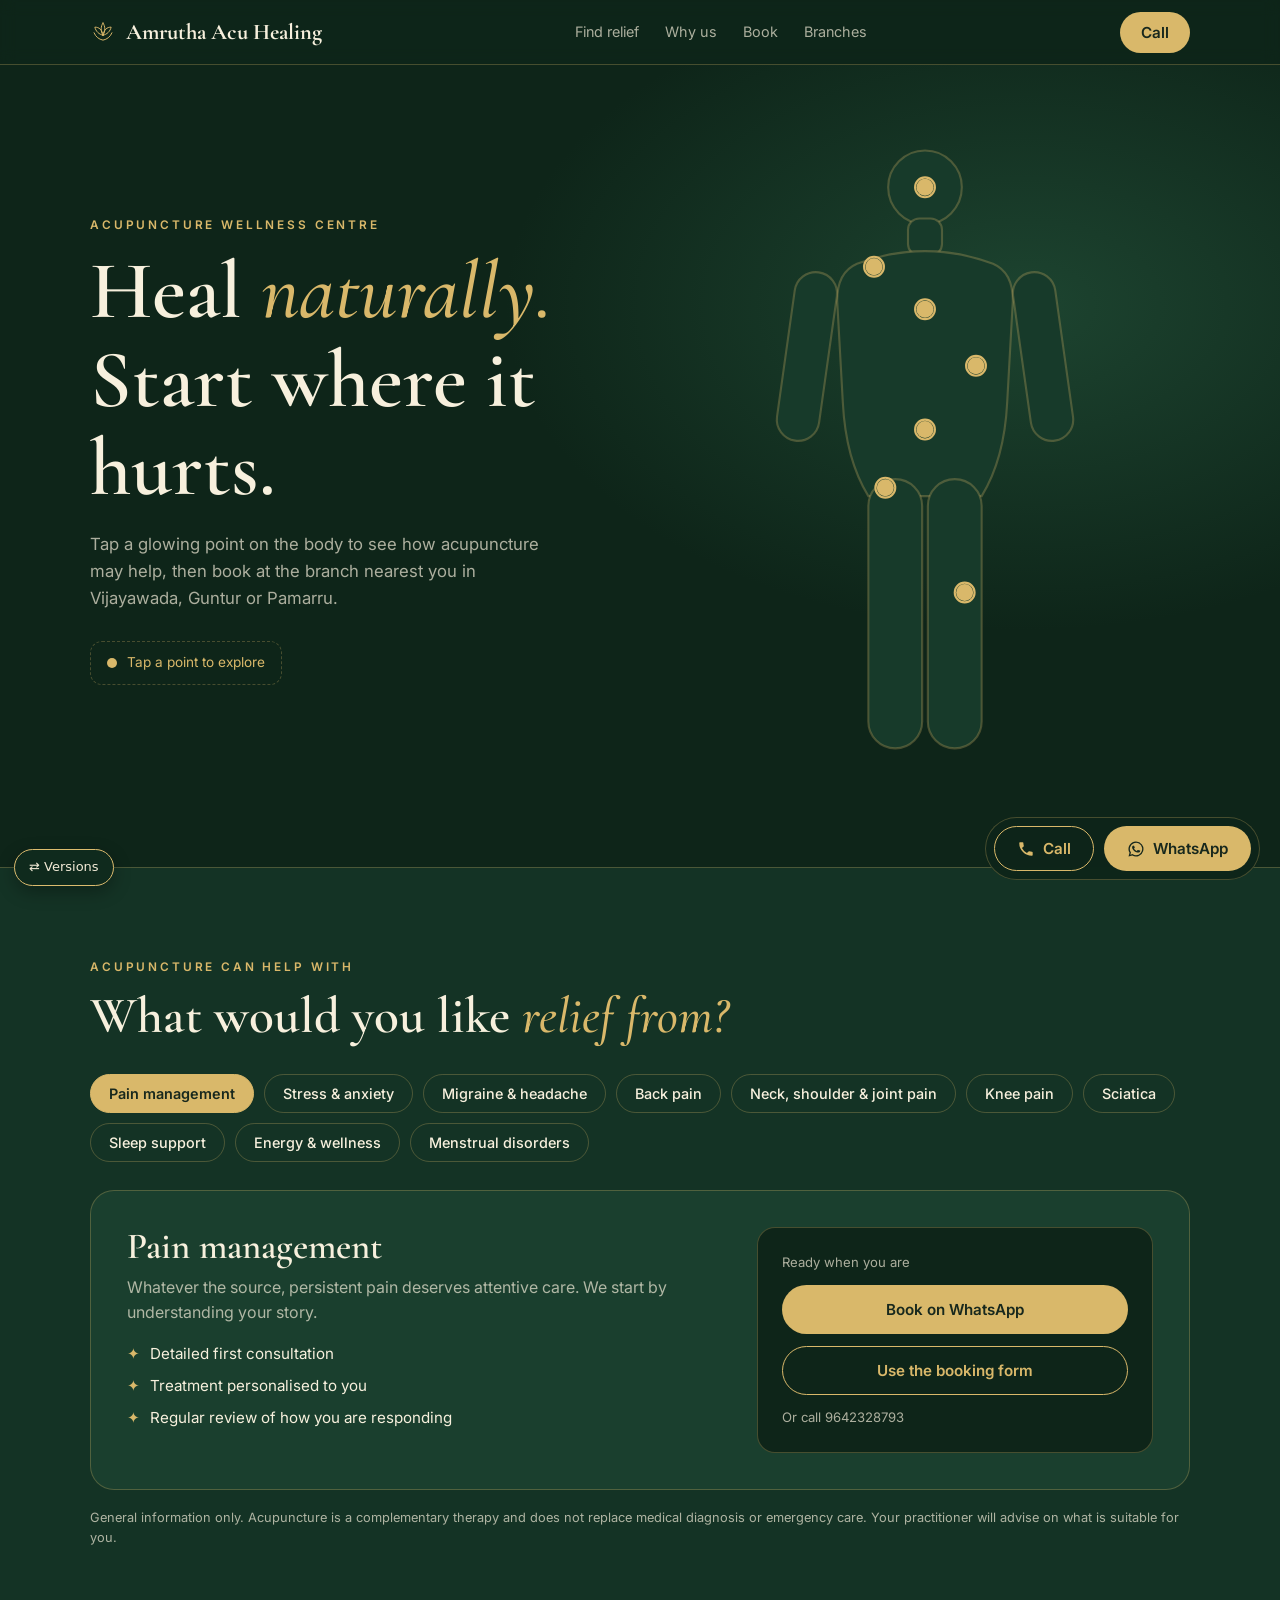
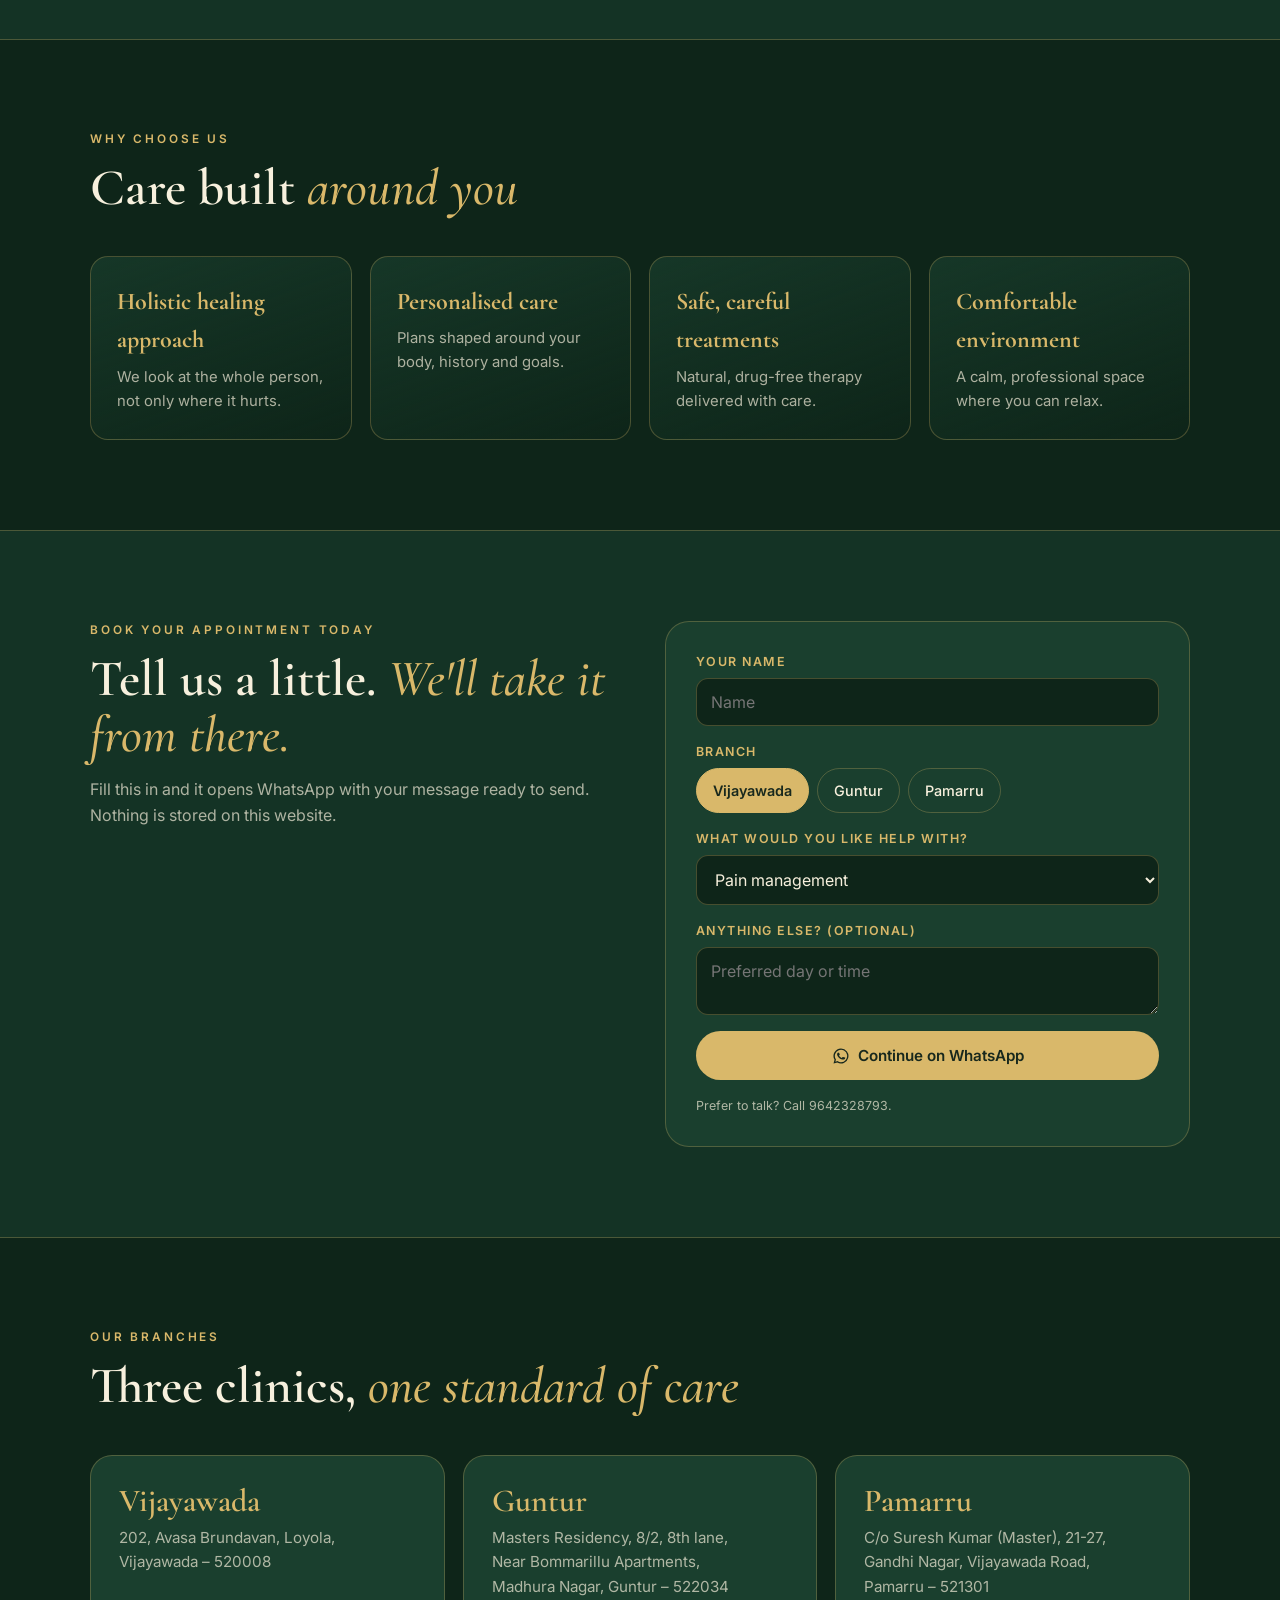
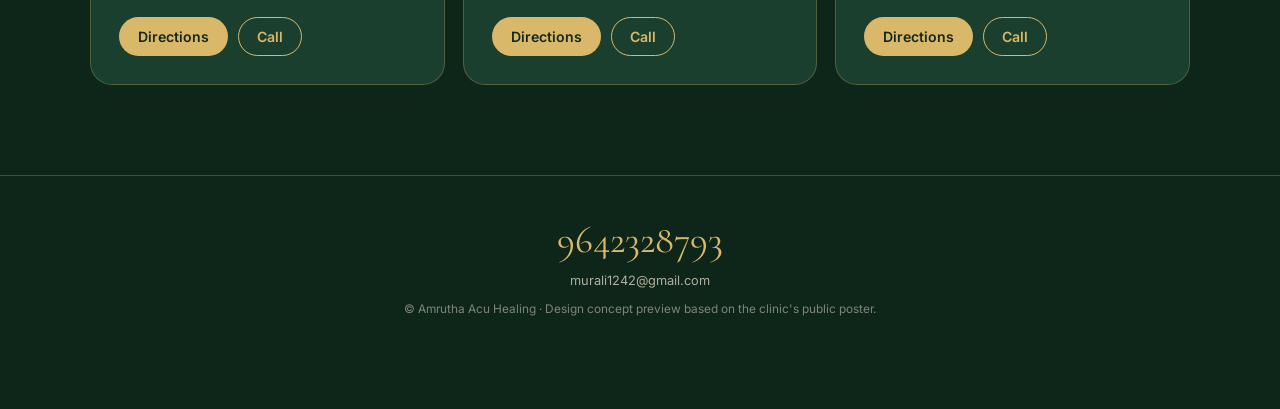
<file: v3/index.html>
<!doctype html>
<html lang="en">
<head>
<meta charset="utf-8">
<meta name="viewport" content="width=device-width, initial-scale=1">
<title>Amrutha Acu Healing | Find your relief</title>
<meta name="description" content="Pick where it hurts and book acupuncture in Vijayawada, Guntur or Pamarru. Safe, natural, drug-free holistic healing.">
<link rel="preconnect" href="https://fonts.googleapis.com">
<link rel="preconnect" href="https://fonts.gstatic.com" crossorigin>
<link href="https://fonts.googleapis.com/css2?family=Cormorant+Garamond:ital,wght@0,500;0,700;1,500&family=Inter:wght@400;500;600&display=swap" rel="stylesheet">
<style>
:root{--bg:#0e2519;--bg2:#143325;--card:#1a3f2e;--line:rgba(217,184,106,.28);--cream:#f7f0dd;--gold:#d9b86a;--gold2:#b8923f;--mute:rgba(247,240,221,.68);--serif:'Cormorant Garamond',Georgia,serif;--sans:'Inter',system-ui,sans-serif}
*{box-sizing:border-box;margin:0;padding:0}
html{scroll-behavior:smooth}
body{font-family:var(--sans);background:var(--bg);color:var(--cream);line-height:1.6;-webkit-font-smoothing:antialiased;padding-bottom:70px}
a{color:inherit;text-decoration:none}
.wrap{max-width:1140px;margin:0 auto;padding:0 20px}
h1,h2,h3{font-family:var(--serif);font-weight:600;line-height:1.08}
h2{font-size:clamp(2rem,4.5vw,3.2rem)}
h2 em,h1 em{font-style:italic;color:var(--gold);font-weight:500}
.eyebrow{font-size:.74rem;letter-spacing:.24em;text-transform:uppercase;color:var(--gold);font-weight:600;margin-bottom:12px;display:block}
section{padding:90px 0}
.btn{display:inline-flex;align-items:center;justify-content:center;gap:8px;padding:14px 26px;border-radius:999px;font:600 .95rem var(--sans);border:1.5px solid transparent;cursor:pointer;transition:.2s}
.btn-gold{background:var(--gold);color:#18281d}.btn-gold:hover{background:#ecce85}
.btn-line{border-color:var(--gold);color:var(--gold);background:none}.btn-line:hover{background:rgba(217,184,106,.12)}
.btn svg{width:18px;height:18px}

header{position:sticky;top:0;z-index:50;background:rgba(14,37,25,.92);backdrop-filter:blur(8px);border-bottom:1px solid var(--line)}
.nav{height:64px;display:flex;align-items:center;justify-content:space-between}
.logo{font-family:var(--serif);font-size:1.4rem;font-weight:700;display:flex;gap:10px;align-items:center}
.logo svg{width:26px;height:26px;color:var(--gold)}
.nav ul{display:flex;gap:26px;list-style:none;font-size:.9rem;color:var(--mute)}.nav ul a:hover{color:var(--gold)}
@media(max-width:820px){.nav ul{display:none}}

/* hero with body map */
.hero{padding:60px 0 90px;background:radial-gradient(800px 500px at 80% 30%,rgba(47,106,76,.45),transparent 65%)}
.hero .grid{display:grid;grid-template-columns:1fr 1fr;gap:40px;align-items:center}
.hero h1{font-size:clamp(2.8rem,6.4vw,5.2rem)}
.hero p.l{margin-top:18px;color:var(--mute);max-width:480px;font-size:1.05rem}
.hint{margin-top:30px;display:inline-flex;gap:10px;align-items:center;font-size:.85rem;color:var(--gold);border:1px dashed var(--line);padding:10px 16px;border-radius:12px}
.hint i{width:10px;height:10px;border-radius:50%;background:var(--gold);animation:p 1.8s infinite}
@keyframes p{0%{box-shadow:0 0 0 0 rgba(217,184,106,.7)}100%{box-shadow:0 0 0 14px rgba(217,184,106,0)}}
.map{max-width:340px;margin:0 auto;position:relative;width:100%}
.map svg{width:100%;height:auto;display:block}
.body{fill:#173a2a;stroke:var(--line);stroke-width:1.5}
.hs{cursor:pointer}
.hs circle.d{fill:var(--gold);transition:.2s}
.hs circle.r{fill:none;stroke:var(--gold);stroke-width:1.5;transform-box:fill-box;transform-origin:center;animation:rp 2.4s infinite}
.hs:nth-of-type(2n) circle.r{animation-delay:.6s}.hs:nth-of-type(3n) circle.r{animation-delay:1.2s}
@keyframes rp{0%{transform:scale(.6);opacity:1}100%{transform:scale(2.6);opacity:0}}
.hs:hover circle.d,.hs.on circle.d{fill:#fff}
.hs.on circle.r{stroke:#fff}
.hs text{fill:var(--cream);font:600 10px var(--sans);opacity:0;transition:.2s;pointer-events:none}
.hs:hover text,.hs.on text{opacity:1}
@media(max-width:820px){.hero .grid{grid-template-columns:1fr}.map{max-width:260px;order:-1}}

/* explorer */
.explore{background:var(--bg2);border-block:1px solid var(--line)}
.chips{display:flex;flex-wrap:wrap;gap:10px;margin-top:30px}
.chip{padding:10px 18px;border-radius:999px;border:1px solid var(--line);background:none;color:var(--cream);font:500 .9rem var(--sans);cursor:pointer;transition:.2s}
.chip:hover{border-color:var(--gold)}
.chip.on{background:var(--gold);color:#18281d;border-color:var(--gold);font-weight:600}
.panel{margin-top:28px;background:var(--card);border:1px solid var(--line);border-radius:24px;padding:36px;display:grid;grid-template-columns:1.2fr .8fr;gap:36px}
.panel h3{font-size:2.3rem;margin-bottom:8px}
.panel p{color:var(--mute)}
.panel ul{margin:16px 0 0;padding-left:0;list-style:none;display:grid;gap:8px;font-size:.95rem}
.panel li::before{content:"✦";color:var(--gold);margin-right:10px}
.side{background:var(--bg);border-radius:18px;padding:24px;border:1px solid var(--line);display:flex;flex-direction:column;gap:12px;justify-content:center}
.side small{color:var(--mute);font-size:.82rem}
.disc{margin-top:18px;font-size:.8rem;color:var(--mute)}
@media(max-width:820px){.panel{grid-template-columns:1fr;padding:24px}}

/* why */
.why-grid{display:grid;grid-template-columns:repeat(auto-fit,minmax(240px,1fr));gap:18px;margin-top:40px}
.why-grid div{border:1px solid var(--line);border-radius:18px;padding:26px;background:linear-gradient(160deg,rgba(26,63,46,.7),transparent)}
.why-grid b{font-family:var(--serif);font-size:1.5rem;color:var(--gold);display:block;margin-bottom:6px}
.why-grid p{color:var(--mute);font-size:.93rem}

/* book */
.book{background:var(--bg2);border-block:1px solid var(--line)}
.bk{display:grid;grid-template-columns:1fr 1fr;gap:50px;align-items:start}
@media(max-width:820px){.bk{grid-template-columns:1fr}}
.bk p.l{color:var(--mute);margin-top:14px}
form{background:var(--card);border:1px solid var(--line);border-radius:24px;padding:30px;display:grid;gap:16px}
label{font-size:.78rem;letter-spacing:.12em;text-transform:uppercase;color:var(--gold);font-weight:600;display:grid;gap:6px}
input,select,textarea{font:400 1rem var(--sans);background:var(--bg);color:var(--cream);border:1px solid var(--line);border-radius:12px;padding:13px 14px;width:100%}
input:focus,select:focus,textarea:focus{outline:2px solid var(--gold);outline-offset:1px}
.radios{display:flex;gap:8px;flex-wrap:wrap}
.radios label{text-transform:none;letter-spacing:0;font-size:.9rem;color:var(--cream);font-weight:500;display:block}
.radios input{position:absolute;opacity:0;width:0}
.radios span{display:block;padding:10px 16px;border-radius:999px;border:1px solid var(--line);cursor:pointer;transition:.2s}
.radios input:checked+span{background:var(--gold);color:#18281d;border-color:var(--gold);font-weight:600}
.radios input:focus-visible+span{outline:2px solid #fff}
.fine{font-size:.78rem;color:var(--mute)}

/* branches */
.b-grid{display:grid;grid-template-columns:repeat(auto-fit,minmax(290px,1fr));gap:18px;margin-top:40px}
.br{border:1px solid var(--line);border-radius:22px;padding:28px;background:var(--card);display:flex;flex-direction:column}
.br h3{font-size:2rem;color:var(--gold)}
.br address{font-style:normal;color:var(--mute);margin:8px 0 18px;flex:1;font-size:.95rem}
.br .a{display:flex;gap:10px;flex-wrap:wrap}.br .btn{padding:10px 18px;font-size:.88rem}

footer{padding:34px 0 20px;text-align:center;color:var(--mute);font-size:.8rem;border-top:1px solid var(--line)}
footer .t{font-family:var(--serif);font-size:2.4rem;color:var(--gold);display:block}
footer p{margin-top:8px;font-size:.74rem;opacity:.7}

/* sticky bar */
.bar{position:fixed;left:0;right:0;bottom:0;z-index:60;display:flex;gap:10px;padding:10px 14px;background:rgba(14,37,25,.96);backdrop-filter:blur(8px);border-top:1px solid var(--line)}
.bar .btn{flex:1;padding:13px}
@media(min-width:900px){.bar{left:auto;right:20px;bottom:20px;border:1px solid var(--line);border-radius:999px;padding:8px}.bar .btn{flex:none;padding:12px 22px}}
.reveal{opacity:0;transform:translateY(22px);transition:.8s}.reveal.in{opacity:1;transform:none}
@media(prefers-reduced-motion:reduce){.reveal{opacity:1;transform:none}.hs circle.r,.hint i{animation:none}}
</style>
<noscript><style>.reveal{opacity:1;transform:none}</style></noscript>
<link rel="icon" href="data:image/svg+xml,%3Csvg xmlns=%27http://www.w3.org/2000/svg%27 viewBox=%270 0 64 64%27%3E%3Ccircle cx=%2732%27 cy=%2732%27 r=%2732%27 fill=%27%230f2a1d%27/%3E%3Cg fill=%27none%27 stroke=%27%23dcbc6f%27 stroke-width=%273%27 stroke-linecap=%27round%27 stroke-linejoin=%27round%27%3E%3Cpath d=%27M32 12c5 7 5 17 0 25-5-8-5-18 0-25z%27/%3E%3Cpath d=%27M32 37c-8-2-14-8-16-16 8 0 14 5 16 16z%27/%3E%3Cpath d=%27M32 37c8-2 14-8 16-16-8 0-14 5-16 16z%27/%3E%3Cpath d=%27M14 34c4 8 10 13 18 14 8-1 14-6 18-14%27/%3E%3C/g%3E%3C/svg%3E"><style id="vsw-css">.vsw{position:fixed;left:14px;bottom:14px;z-index:9999;font:500 13px/1.3 system-ui,sans-serif;padding:0!important;border:0!important;margin:0!important;background:none!important;width:auto!important}
.vsw>summary{font:500 13px/1.3 system-ui,sans-serif!important;letter-spacing:0!important;justify-content:flex-start!important;list-style:none;cursor:pointer;background:#0f2a1d;color:#f4ecd8;border:1px solid #dcbc6f;border-radius:999px;padding:9px 14px;box-shadow:0 6px 18px rgba(0,0,0,.3);display:inline-flex;gap:6px;align-items:center}
.vsw>summary::-webkit-details-marker{display:none}.vsw>summary::after{content:none!important;display:none!important}
.vsw[open]>summary{border-radius:14px 14px 0 0}
.vsw>div{position:absolute;bottom:100%;left:0;min-width:210px;background:#0f2a1d;border:1px solid #dcbc6f;border-radius:14px 14px 14px 0;padding:6px;box-shadow:0 10px 26px rgba(0,0,0,.35)}
.vsw a{font:500 13px/1.3 system-ui,sans-serif!important;display:block;color:#f4ecd8;text-decoration:none;padding:9px 12px;border-radius:9px}
.vsw a:hover{background:#1a3f2e}.vsw a.on{color:#dcbc6f;font-weight:700}
.vsw hr{border:0;border-top:1px solid rgba(220,188,111,.3);margin:4px 0}
@media(max-width:700px){.vsw{bottom:78px}}</style></head>
<body>
<svg width="0" height="0" style="position:absolute" aria-hidden="true">
<symbol id="lotus" viewBox="0 0 64 64" fill="none" stroke="currentColor" stroke-width="2.4" stroke-linecap="round" stroke-linejoin="round"><path d="M32 10c6 8 6 20 0 30-6-10-6-22 0-30z"/><path d="M32 40C22 38 14 30 12 20c10 0 18 6 20 20z"/><path d="M32 40c10-2 18-10 20-20-10 0-18 6-20 20z"/><path d="M10 34c4 10 12 16 22 18 10-2 18-8 22-18"/></symbol>
<symbol id="wa" viewBox="0 0 24 24" fill="currentColor"><path d="M12 2a10 10 0 0 0-8.6 15.1L2 22l5-1.3A10 10 0 1 0 12 2zm0 18.2c-1.5 0-3-.4-4.2-1.2l-.3-.2-3 .8.8-2.9-.2-.3A8.2 8.2 0 1 1 12 20.2zm4.5-6.1c-.2-.1-1.5-.7-1.7-.8-.2-.1-.4-.1-.6.1l-.8 1c-.1.2-.3.2-.5.1-1.5-.7-2.5-1.3-3.4-2.9-.3-.4.3-.4.8-1.4.1-.2 0-.3 0-.5l-.8-1.8c-.2-.5-.4-.4-.6-.4h-.5c-.2 0-.5.1-.7.3-.8.8-1 1.7-.9 2.6.3 1.5 1.3 2.8 2.4 3.8 1.7 1.5 3 2 4.4 2.4.7.2 1.4.2 1.9.1.6-.1 1.7-.7 1.9-1.4.2-.6.2-1.2.2-1.3-.1-.1-.3-.2-.6-.3z"/></symbol>
<symbol id="ph" viewBox="0 0 24 24" fill="currentColor"><path d="M6.6 10.8a15 15 0 0 0 6.6 6.6l2.2-2.2a1 1 0 0 1 1-.25 11 11 0 0 0 3.5.56 1 1 0 0 1 1 1V20a1 1 0 0 1-1 1A17 17 0 0 1 3 4a1 1 0 0 1 1-1h3.5a1 1 0 0 1 1 1c0 1.2.2 2.4.56 3.5a1 1 0 0 1-.25 1z"/></symbol>
</svg>

<header><div class="wrap nav">
  <a class="logo" href="#top"><svg><use href="#lotus"/></svg>Amrutha Acu Healing</a>
  <ul><li><a href="#explore">Find relief</a></li><li><a href="#why">Why us</a></li><li><a href="#book">Book</a></li><li><a href="#branches">Branches</a></li></ul>
  <a class="btn btn-gold" style="padding:10px 20px" href="tel:+919642328793">Call</a>
</div></header>

<main id="top">
<section class="hero"><div class="wrap grid">
  <div>
    <span class="eyebrow">Acupuncture Wellness Centre</span>
    <h1>Heal <em>naturally.</em><br>Start where it hurts.</h1>
    <p class="l">Tap a glowing point on the body to see how acupuncture may help, then book at the branch nearest you in Vijayawada, Guntur or Pamarru.</p>
    <div class="hint"><i></i>Tap a point to explore</div>
  </div>
  <div class="map">
    <svg viewBox="0 0 240 460" role="group" aria-label="Body map: choose an area to learn how acupuncture may help">
      <g class="body-g"><circle class="body" cx="120" cy="44" r="26"/><rect class="body" x="108" y="66" width="24" height="26" rx="8"/>
      <path class="body" d="M72 98 Q120 80 168 98 Q182 104 182 124 L178 196 Q176 236 160 262 L80 262 Q64 236 62 196 L58 124 Q58 104 72 98Z"/>
      <rect class="body" x="30" y="104" width="30" height="120" rx="15" transform="rotate(8 45 104)"/>
      <rect class="body" x="180" y="104" width="30" height="120" rx="15" transform="rotate(-8 195 104)"/>
      <rect class="body" x="80" y="250" width="38" height="190" rx="19"/><rect class="body" x="122" y="250" width="38" height="190" rx="19"/></g>
      <g class="hs" aria-pressed="false" data-k="migraine" tabindex="0" role="button" aria-label="Head"><circle class="r" cx="120" cy="44" r="7"/><circle class="d" cx="120" cy="44" r="6"/><text x="134" y="48">Head</text></g>
      <g class="hs" aria-pressed="false" data-k="neck" tabindex="0" role="button" aria-label="Neck and shoulders"><circle class="r" cx="84" cy="100" r="7"/><circle class="d" cx="84" cy="100" r="6"/><text x="10" y="104">Neck &amp; shoulders</text></g>
      <g class="hs" aria-pressed="false" data-k="stress" tabindex="0" role="button" aria-label="Chest"><circle class="r" cx="120" cy="130" r="7"/><circle class="d" cx="120" cy="130" r="6"/><text x="134" y="134">Stress</text></g>
      <g class="hs" aria-pressed="false" data-k="back" tabindex="0" role="button" aria-label="Back"><circle class="r" cx="156" cy="170" r="7"/><circle class="d" cx="156" cy="170" r="6"/><text x="168" y="174">Back</text></g>
      <g class="hs" aria-pressed="false" data-k="menstrual" tabindex="0" role="button" aria-label="Lower abdomen"><circle class="r" cx="120" cy="215" r="7"/><circle class="d" cx="120" cy="215" r="6"/><text x="134" y="219">Menstrual</text></g>
      <g class="hs" aria-pressed="false" data-k="sciatica" tabindex="0" role="button" aria-label="Hip and leg"><circle class="r" cx="92" cy="256" r="7"/><circle class="d" cx="92" cy="256" r="6"/><text x="14" y="260">Sciatica</text></g>
      <g class="hs" aria-pressed="false" data-k="knee" tabindex="0" role="button" aria-label="Knee"><circle class="r" cx="148" cy="330" r="7"/><circle class="d" cx="148" cy="330" r="6"/><text x="160" y="334">Knee</text></g>
    </svg>
  </div>
</div></section>

<section id="explore" class="explore"><div class="wrap">
  <span class="eyebrow">Acupuncture can help with</span>
  <h2>What would you like <em>relief from?</em></h2>
  <div class="chips" id="chips" role="tablist"></div>
  <div class="panel" id="panel" aria-live="polite"></div>
  <p class="disc">General information only. Acupuncture is a complementary therapy and does not replace medical diagnosis or emergency care. Your practitioner will advise on what is suitable for you.</p>
</div></section>

<section id="why"><div class="wrap">
  <span class="eyebrow">Why choose us</span>
  <h2 class="reveal">Care built <em>around you</em></h2>
  <div class="why-grid">
    <div class="reveal"><b>Holistic healing approach</b><p>We look at the whole person, not only where it hurts.</p></div>
    <div class="reveal"><b>Personalised care</b><p>Plans shaped around your body, history and goals.</p></div>
    <div class="reveal"><b>Safe, careful treatments</b><p>Natural, drug-free therapy delivered with care.</p></div>
    <div class="reveal"><b>Comfortable environment</b><p>A calm, professional space where you can relax.</p></div>
  </div>
</div></section>

<section id="book" class="book"><div class="wrap bk">
  <div>
    <span class="eyebrow">Book your appointment today</span>
    <h2>Tell us a little. <em>We'll take it from there.</em></h2>
    <p class="l">Fill this in and it opens WhatsApp with your message ready to send. Nothing is stored on this website.</p>
  </div>
  <form id="f">
    <label>Your name<input id="n" required autocomplete="name" placeholder="Name"></label>
    <label>Branch<div class="radios">
      <label><input type="radio" name="b" value="Vijayawada" checked><span>Vijayawada</span></label>
      <label><input type="radio" name="b" value="Guntur"><span>Guntur</span></label>
      <label><input type="radio" name="b" value="Pamarru"><span>Pamarru</span></label></div></label>
    <label>What would you like help with?<select id="c"></select></label>
    <label>Anything else? (optional)<textarea id="m" rows="2" placeholder="Preferred day or time"></textarea></label>
    <button class="btn btn-gold" type="submit"><svg><use href="#wa"/></svg>Continue on WhatsApp</button>
    <span class="fine">Prefer to talk? Call 9642328793.</span>
  </form>
</div></section>

<section id="branches"><div class="wrap">
  <span class="eyebrow">Our branches</span>
  <h2 class="reveal">Three clinics, <em>one standard of care</em></h2>
  <div class="b-grid">
    <div class="br reveal"><h3>Vijayawada</h3><address>202, Avasa Brundavan, Loyola,<br>Vijayawada – 520008</address><div class="a"><a class="btn btn-gold" target="_blank" rel="noopener" href="https://www.google.com/maps/search/?api=1&query=Avasa+Brundavan+Loyola+Vijayawada+520008">Directions</a><a class="btn btn-line" href="tel:+919642328793">Call</a></div></div>
    <div class="br reveal"><h3>Guntur</h3><address>Masters Residency, 8/2, 8th lane,<br>Near Bommarillu Apartments,<br>Madhura Nagar, Guntur – 522034</address><div class="a"><a class="btn btn-gold" target="_blank" rel="noopener" href="https://www.google.com/maps/search/?api=1&query=Masters+Residency+Madhura+Nagar+Guntur+522034">Directions</a><a class="btn btn-line" href="tel:+919642328793">Call</a></div></div>
    <div class="br reveal"><h3>Pamarru</h3><address>C/o Suresh Kumar (Master), 21-27,<br>Gandhi Nagar, Vijayawada Road,<br>Pamarru – 521301</address><div class="a"><a class="btn btn-gold" target="_blank" rel="noopener" href="https://www.google.com/maps/search/?api=1&query=Gandhi+Nagar+Vijayawada+Road+Pamarru+521301">Directions</a><a class="btn btn-line" href="tel:+919642328793">Call</a></div></div>
  </div>
</div></section>
</main>

<footer><div class="wrap"><a class="t" href="tel:+919642328793">9642328793</a><a href="mailto:murali1242@gmail.com">murali1242@gmail.com</a><p>© Amrutha Acu Healing · Design concept preview based on the clinic's public poster.</p></div></footer>

<div class="bar">
  <a class="btn btn-line" href="tel:+919642328793"><svg><use href="#ph"/></svg>Call</a>
  <a class="btn btn-gold" target="_blank" rel="noopener" href="https://wa.me/919642328793?text=Hello%2C%20I%27d%20like%20to%20book%20an%20appointment."><svg><use href="#wa"/></svg>WhatsApp</a>
</div>

<script>
const PH='919642328793';
const D={
 migraine:{t:'Migraine & headache care',d:'Frequent headaches and migraines can wear you down. Acupuncture is a gentle, drug-free option many people explore for headache support.',l:['A conversation about triggers, sleep and routine','Fine, comfortable needling at selected points','A follow-up plan to track how you feel']},
 neck:{t:'Neck, shoulder & joint pain',d:'Long hours at a desk, age or strain can leave the neck, shoulders and joints stiff. Treatment is tailored to the area and your daily movement.',l:['Assessment of the painful area and movement','Targeted points to ease tension and discomfort','Simple guidance you can use at home']},
 stress:{t:'Stress & anxiety relief',d:'Sometimes the most valuable part of a session is the quiet. Many people find acupuncture a calming break for body and mind.',l:['A peaceful, unhurried setting','Relaxing points chosen for you','Space to talk about what is on your mind']},
 back:{t:'Back pain',d:'Ongoing back discomfort can limit work and rest. Your practitioner will look at the cause and plan care that suits you.',l:['Understanding where and when it hurts','Treatment focused on the back and surrounding areas','A realistic plan for how many visits may help']},
 menstrual:{t:'Menstrual disorders',d:'Private, respectful care for menstrual discomfort and irregularities, discussed openly with your practitioner.',l:['A confidential conversation about your cycle','Treatment personalised to your pattern','Follow-up across cycles to see how things change']},
 sciatica:{t:'Sciatica',d:'Pain that travels from the lower back through the hip and leg can be hard to live with. Acupuncture is one supportive option people try.',l:['Mapping where the pain travels','Points along the back, hip and leg','Guidance on posture and movement']},
 knee:{t:'Knee pain',d:'Knee discomfort affects stairs, walking and sleep. Care aims to support comfort and everyday movement.',l:['A look at how the knee feels in daily activity','Local and supporting points','A plan that fits your recovery pace']},
 pain:{t:'Pain management',d:'Whatever the source, persistent pain deserves attentive care. We start by understanding your story.',l:['Detailed first consultation','Treatment personalised to you','Regular review of how you are responding']},
 sleep:{t:'Sleep disorders support',d:'When rest does not come easily, everything feels harder. A calming approach may support better sleep.',l:['Talk through sleep habits and stressors','Relaxing treatment points','Simple evening routine tips']},
 energy:{t:'Improved energy & overall wellness',d:'For when you are not unwell, just not yourself. Wellness sessions focus on balance and renewal.',l:['A whole-body conversation','Balancing treatment','Check-ins to keep you on track']}
};
const chips=document.getElementById('chips'),panel=document.getElementById('panel'),sel=document.getElementById('c');
const order=['pain','stress','migraine','back','neck','knee','sciatica','sleep','energy','menstrual'];
const label={pain:'Pain management',stress:'Stress & anxiety',migraine:'Migraine & headache',back:'Back pain',neck:'Neck, shoulder & joint pain',knee:'Knee pain',sciatica:'Sciatica',sleep:'Sleep support',energy:'Energy & wellness',menstrual:'Menstrual disorders'};
order.forEach(k=>{
  const b=document.createElement('button');b.className='chip';b.textContent=label[k];b.dataset.k=k;b.type='button';b.onclick=()=>show(k,true);chips.appendChild(b);
  const o=document.createElement('option');o.value=label[k];o.textContent=label[k];sel.appendChild(o);
});
const oo=document.createElement('option');oo.value='Not sure yet';oo.textContent='Not sure yet';sel.appendChild(oo);
function show(k,scroll){
  const key=k, x=D[key];
  chips.querySelectorAll('.chip').forEach(c=>c.classList.toggle('on',c.dataset.k===key));
  document.querySelectorAll('.hs').forEach(h=>{const on=h.dataset.k===key;h.classList.toggle('on',on);h.setAttribute('aria-pressed',on)});
  const msg=encodeURIComponent(`Hello, I'd like to book an appointment at Amrutha Acu Healing for: ${label[key]}.`);
  panel.innerHTML=`<div><h3>${x.t}</h3><p>${x.d}</p><ul>${x.l.map(i=>`<li>${i}</li>`).join('')}</ul></div>
  <div class="side"><small>Ready when you are</small><a class="btn btn-gold" target="_blank" rel="noopener" href="https://wa.me/${PH}?text=${msg}">Book on WhatsApp</a><a class="btn btn-line" href="#book" onclick="sel.value='${label[key].replace(/'/g,"\\'")}'">Use the booking form</a><small>Or call 9642328793</small></div>`;
  sel.value=label[key];
  if(scroll)document.getElementById('explore').scrollIntoView({behavior:'smooth',block:'start'});
}
document.querySelectorAll('.hs').forEach(h=>{
  h.onclick=()=>show(h.dataset.k,true);
  h.onkeydown=e=>{if(e.key==='Enter'||e.key===' '){e.preventDefault();show(h.dataset.k,true)}};
});
show('pain',false);
document.getElementById('f').onsubmit=e=>{
  e.preventDefault();
  const b=document.querySelector('input[name=b]:checked').value;
  let t=`Hello, I'm ${document.getElementById('n').value}. I'd like to book an appointment at the ${b} branch for: ${sel.value}.`;
  const m=document.getElementById('m').value.trim(); if(m)t+=` Note: ${m}`;
  window.open(`https://wa.me/${PH}?text=${encodeURIComponent(t)}`,'_blank','noopener');
};
const io=new IntersectionObserver(es=>es.forEach(e=>{if(e.isIntersecting){e.target.classList.add('in');io.unobserve(e.target)}}),{threshold:.12});
document.querySelectorAll('.reveal').forEach(el=>io.observe(el));
</script>



<!--vsw--><details class="vsw"><summary>⇄ Versions</summary><div><a href="../v1/index.html">v1 · Classic</a><a href="../v2/index.html">v2 · Editorial</a><a href="../v3/index.html" class="on">v3 · Interactive</a><a href="../v4/index.html">v4 · Editorial + finder</a><a href="../v5/index.html">v5 · Full site</a><hr><a href="../index.html">All versions (main page)</a></div></details><!--/vsw-->
</body>
</html>
</file>
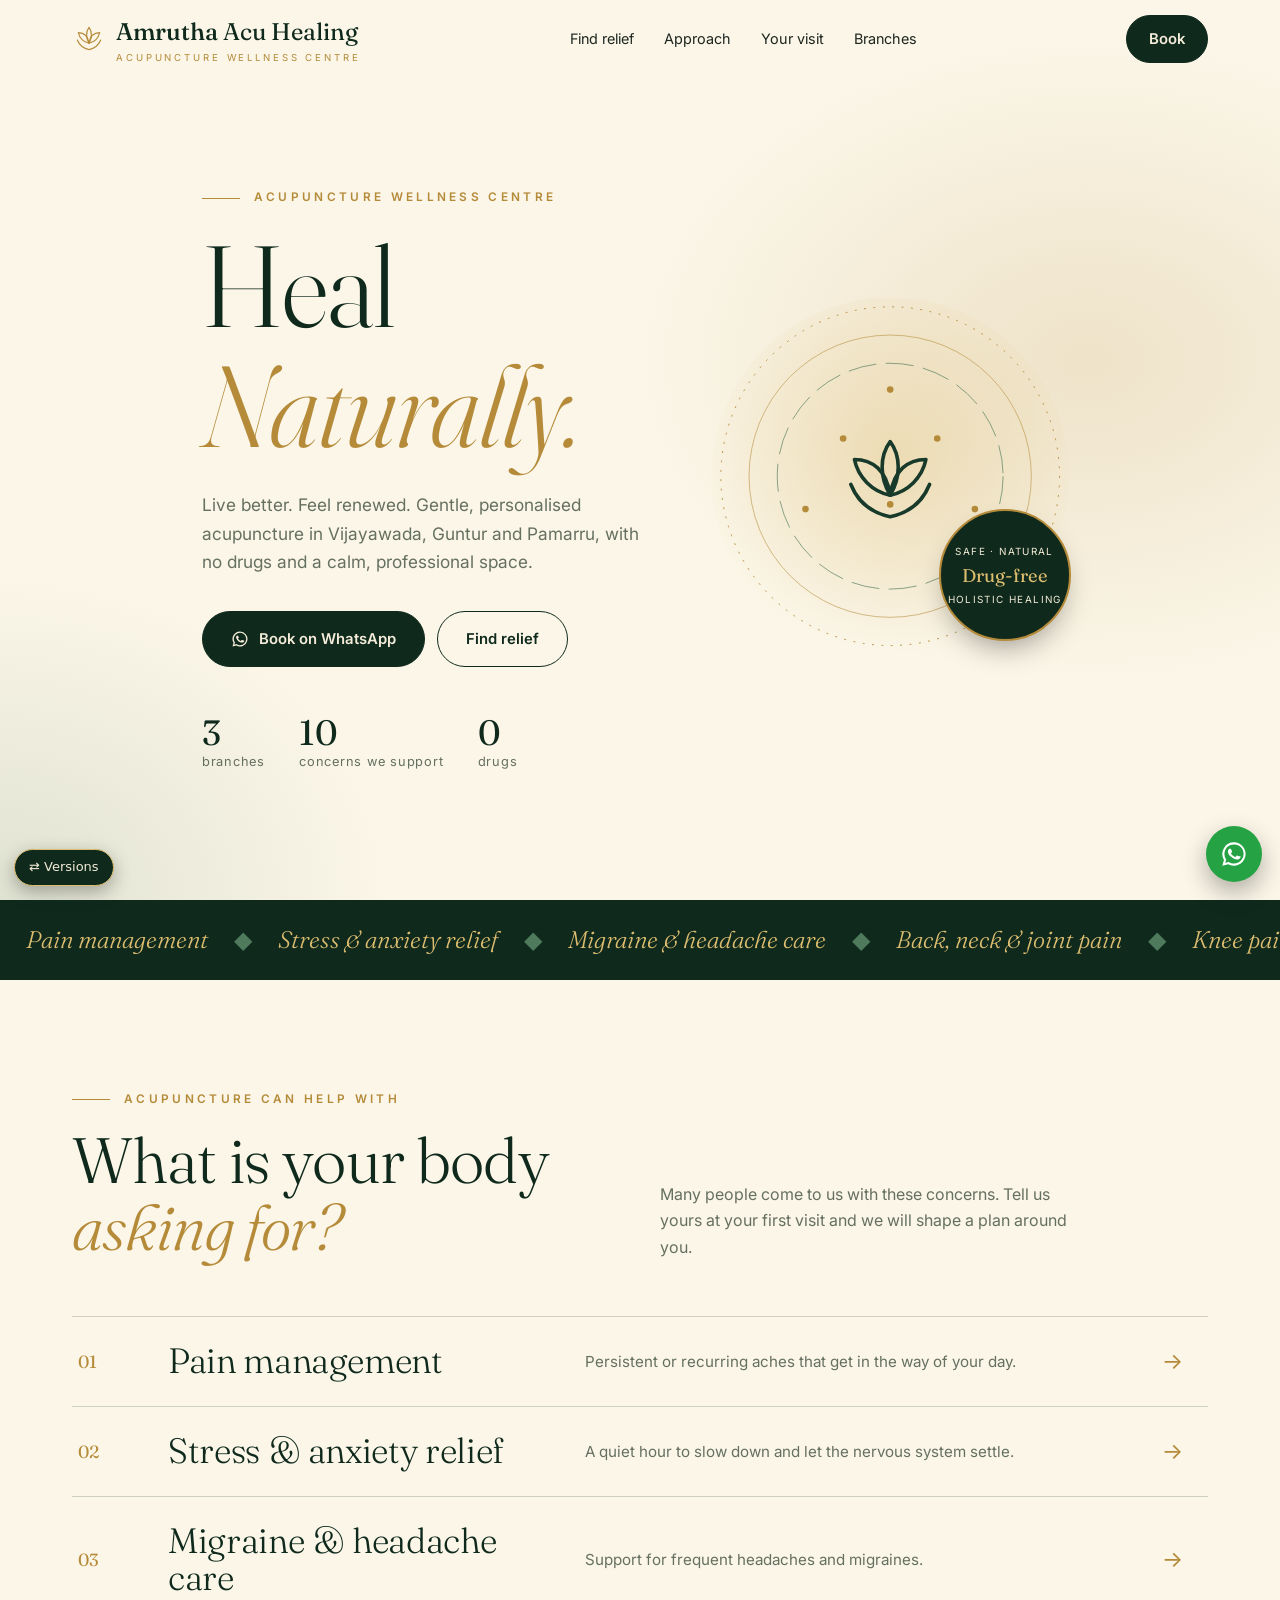
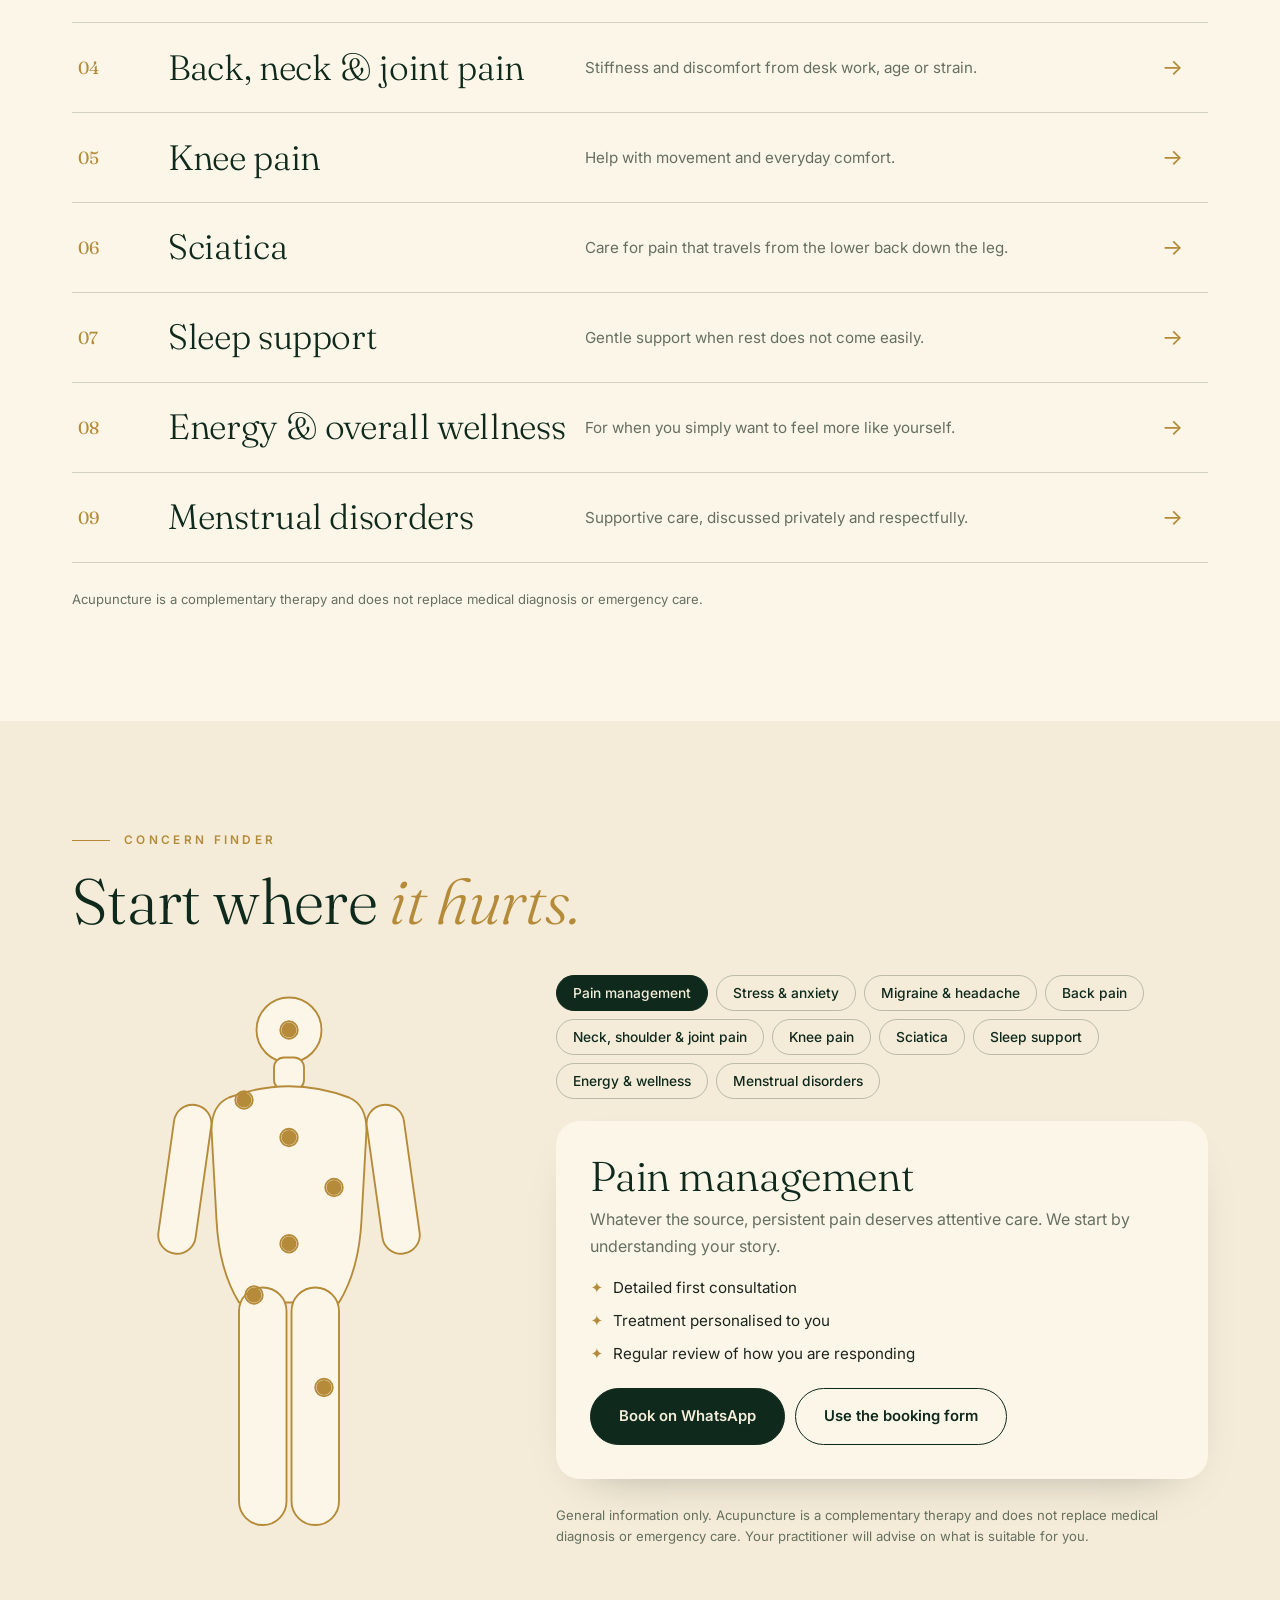
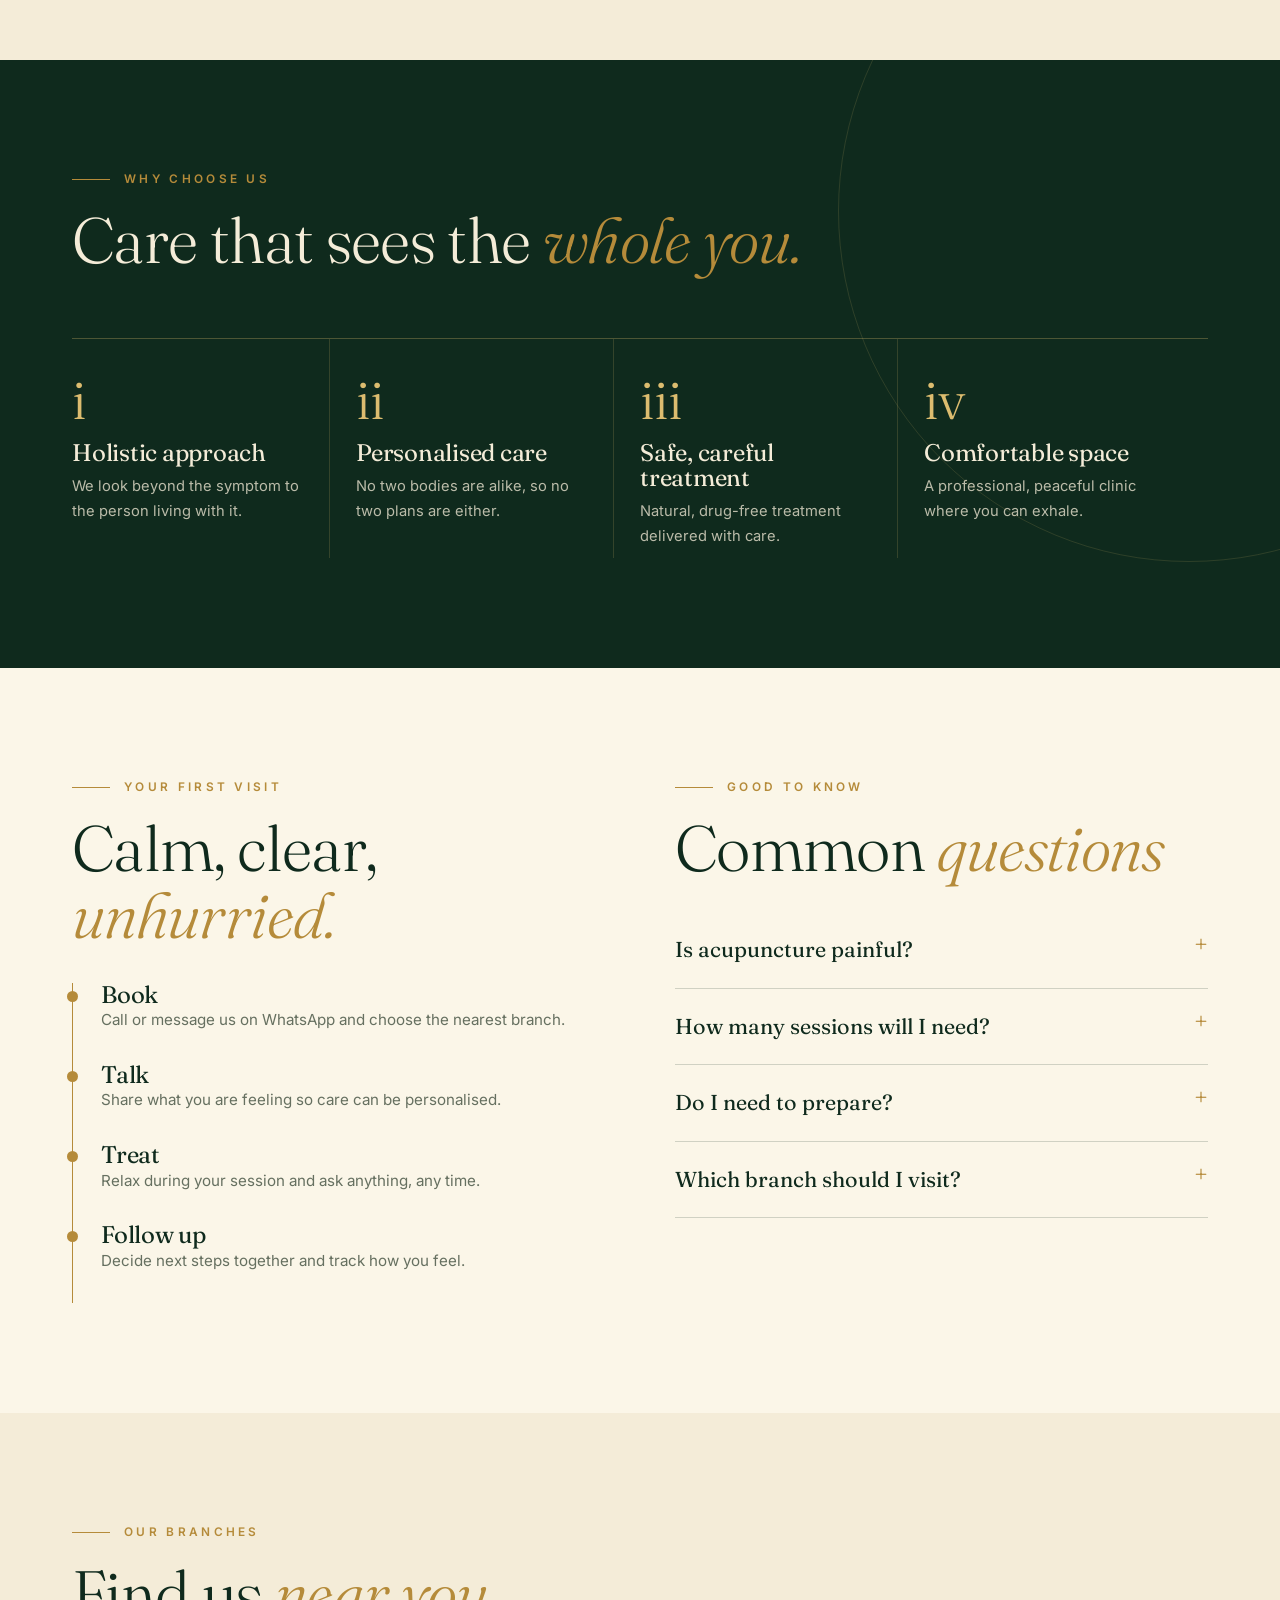
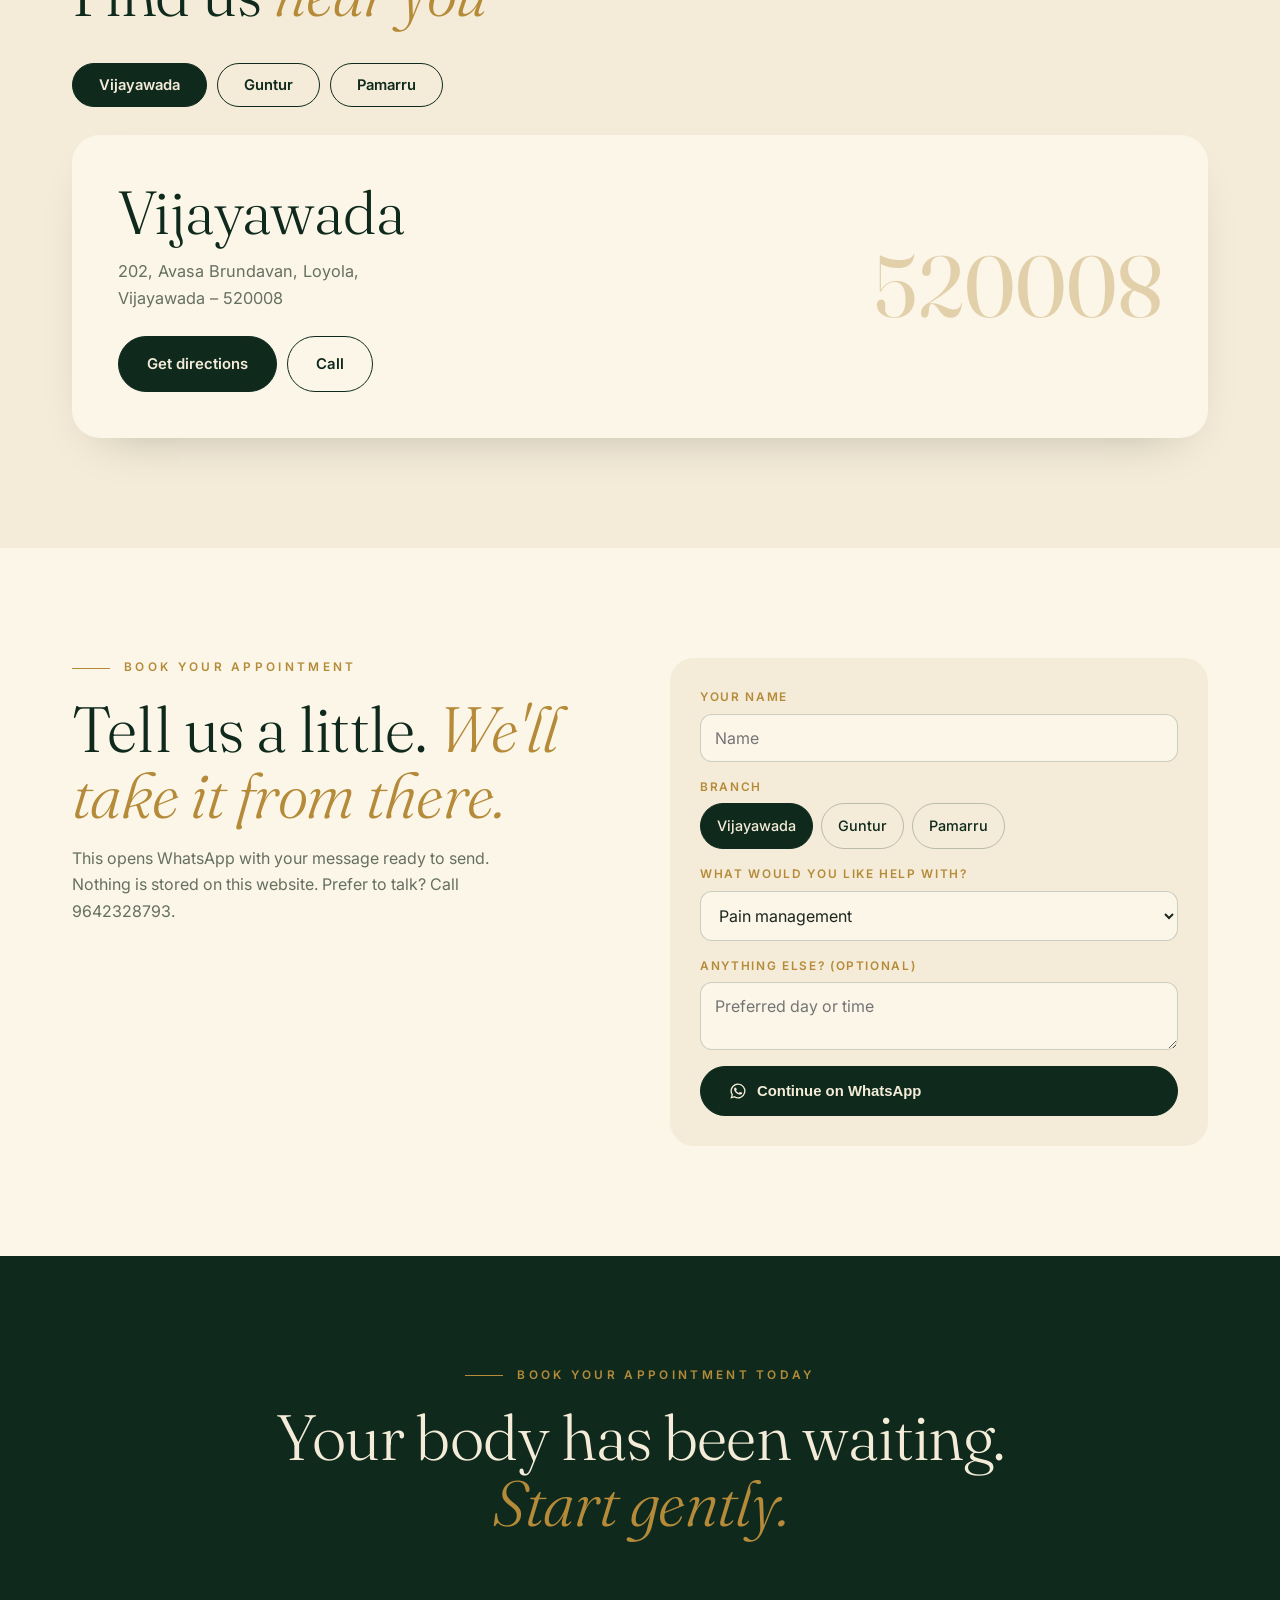
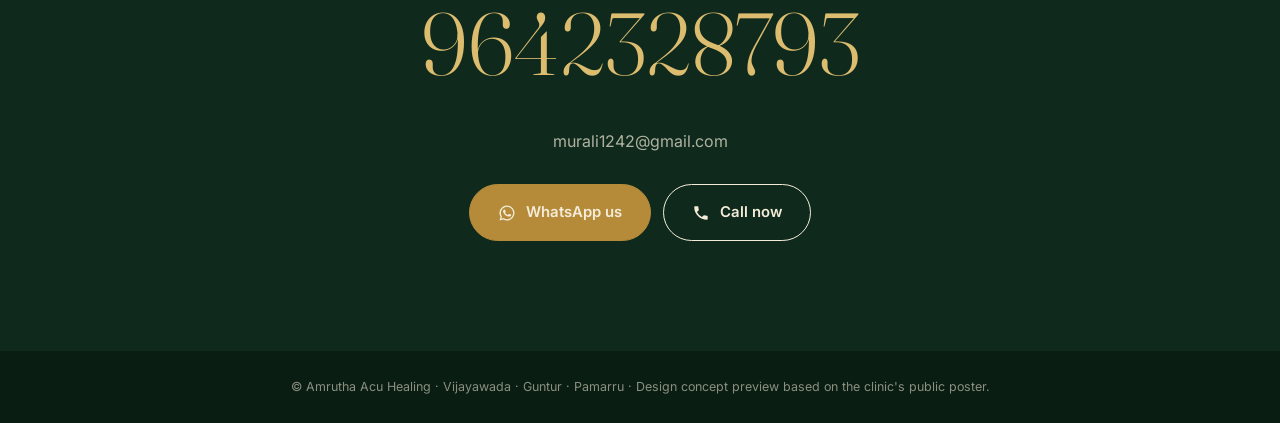
<file: v4/index.html>
<!doctype html>
<html lang="en">
<head>
<meta charset="utf-8">
<meta name="viewport" content="width=device-width, initial-scale=1">
<title>Amrutha Acu Healing | Acupuncture in Vijayawada, Guntur &amp; Pamarru</title>
<meta name="description" content="Acupuncture wellness centre in Vijayawada, Guntur and Pamarru. Safe, natural, drug-free holistic healing.">
<link rel="preconnect" href="https://fonts.googleapis.com">
<link rel="preconnect" href="https://fonts.gstatic.com" crossorigin>
<link href="https://fonts.googleapis.com/css2?family=Fraunces:ital,opsz,wght@0,9..144,300;0,9..144,500;1,9..144,300;1,9..144,400&family=Inter:wght@400;500;600&display=swap" rel="stylesheet">
<style>
:root{--cream:#f4ecd8;--paper:#fbf6e8;--green:#183a2a;--green2:#0f2a1d;--moss:#4f7a5c;--gold:#b58b3a;--gold2:#dcbc6f;--ink:#1d261f;--mute:#667060;--serif:'Fraunces',Georgia,serif;--sans:'Inter',system-ui,sans-serif}
*{box-sizing:border-box;margin:0;padding:0}
html{scroll-behavior:smooth}
body{font-family:var(--sans);background:var(--paper);color:var(--ink);line-height:1.65;-webkit-font-smoothing:antialiased;overflow-x:hidden}
a{color:inherit;text-decoration:none}
.wrap{max-width:1180px;margin:0 auto;padding:0 22px}
h1,h2,h3{font-family:var(--serif);font-weight:300;color:var(--green2);line-height:1.04;letter-spacing:-.01em}
h2{font-size:clamp(2.3rem,5vw,4rem)}
h2 em,h1 em{font-style:italic;color:var(--gold);font-weight:300}
.kicker{font-size:.74rem;letter-spacing:.28em;text-transform:uppercase;color:var(--gold);font-weight:600;display:flex;align-items:center;gap:14px;margin-bottom:18px}
.kicker::before{content:"";width:38px;height:1px;background:var(--gold)}
section{padding:110px 0}
.btn{display:inline-flex;align-items:center;gap:10px;padding:15px 28px;border-radius:999px;font-weight:600;font-size:.93rem;transition:.25s;border:1.5px solid var(--green2)}
.btn-fill{background:var(--green2);color:var(--cream)}.btn-fill:hover{background:var(--gold);border-color:var(--gold)}
.btn-ghost{color:var(--green2)}.btn-ghost:hover{background:var(--green2);color:var(--cream)}
.btn svg{width:18px;height:18px}

/* top bar */
header{position:fixed;inset:0 0 auto 0;z-index:50;transition:.3s}
header.solid{background:rgba(251,246,232,.92);backdrop-filter:blur(10px);box-shadow:0 1px 0 rgba(0,0,0,.06)}
.nav{height:78px;display:flex;align-items:center;justify-content:space-between}
.logo{font-family:var(--serif);font-size:1.5rem;color:var(--green2);display:flex;align-items:center;gap:10px}
.logo b{font-weight:500}.logo small{display:block;font-family:var(--sans);font-size:.6rem;letter-spacing:.3em;text-transform:uppercase;color:var(--gold);margin-top:-2px}
.logo svg{width:34px;height:34px;color:var(--gold)}
.nav ul{display:flex;gap:30px;list-style:none;font-size:.9rem}
.nav ul a{position:relative}.nav ul a::after{content:"";position:absolute;left:0;bottom:-4px;height:1px;width:0;background:var(--gold);transition:.3s}.nav ul a:hover::after{width:100%}
@media(max-width:860px){.nav ul{display:none}}
@media(max-width:520px){.logo{font-size:1.15rem;white-space:nowrap}.logo small{display:none}.logo svg{width:26px;height:26px}.nav{height:66px}}

/* hero */
.hero{min-height:100vh;padding:130px 0 70px;display:flex;align-items:center;position:relative;background:
 radial-gradient(700px 500px at 85% 40%,rgba(181,139,58,.18),transparent 65%),
 radial-gradient(600px 500px at 0% 100%,rgba(79,122,92,.16),transparent 65%),var(--paper)}
.hero .grid{display:grid;grid-template-columns:1.1fr .9fr;gap:40px;align-items:center}
.hero h1{font-size:clamp(3.4rem,9vw,7.6rem);font-weight:300}
.hero p{margin-top:26px;max-width:460px;color:var(--mute);font-size:1.08rem}
.hero .cta{display:flex;gap:12px;flex-wrap:wrap;margin-top:34px}
.facts{display:flex;gap:34px;margin-top:48px;flex-wrap:wrap}
.facts div{font-size:.8rem;color:var(--mute);letter-spacing:.06em}
.facts b{display:block;font-family:var(--serif);font-size:2.2rem;font-weight:400;color:var(--green2);line-height:1}
.art{position:relative;aspect-ratio:1;max-width:520px;margin:0 auto;width:100%}
.art svg{width:100%;height:100%}
.ring{transform-origin:50% 50%;animation:spin 60s linear infinite}
.ring2{transform-origin:50% 50%;animation:spin 90s linear infinite reverse}
@keyframes spin{to{transform:rotate(360deg)}}
.pt{animation:pulse 3.2s ease-in-out infinite;transform-box:fill-box;transform-origin:center}
.pt:nth-child(2n){animation-delay:.8s}.pt:nth-child(3n){animation-delay:1.6s}
@keyframes pulse{0%,100%{opacity:.35;transform:scale(1)}50%{opacity:1;transform:scale(1.7)}}
.badge{position:absolute;right:2%;bottom:8%;background:var(--green2);color:var(--cream);border-radius:50%;width:132px;height:132px;display:grid;place-items:center;text-align:center;font-size:.62rem;letter-spacing:.14em;text-transform:uppercase;line-height:1.7;border:2px solid var(--gold);box-shadow:0 14px 30px -10px rgba(0,0,0,.4)}
.badge b{display:block;font-family:var(--serif);font-size:1.15rem;letter-spacing:0;text-transform:none;color:var(--gold2);font-weight:400}
@media(max-width:860px){.hero .grid{grid-template-columns:1fr}.art{max-width:340px;order:-1}.hero{padding-top:100px}}

/* marquee */
.marquee{background:var(--green2);color:var(--gold2);overflow:hidden;white-space:nowrap;padding:20px 0}
.marquee div{display:inline-block;animation:slide 40s linear infinite;font-family:var(--serif);font-size:1.5rem;font-style:italic;font-weight:300}
.marquee span{margin:0 26px}.marquee i{color:var(--moss);font-style:normal}
@keyframes slide{to{transform:translateX(-50%)}}

/* conditions list */
.cond-head{display:grid;grid-template-columns:1fr 1fr;gap:40px;align-items:end;margin-bottom:56px}
.cond-head p{color:var(--mute);max-width:420px}
@media(max-width:860px){.cond-head{grid-template-columns:1fr}}
.cond{border-top:1px solid rgba(15,42,29,.18)}
.row{display:grid;grid-template-columns:70px 1fr 1.4fr 40px;gap:20px;align-items:center;padding:26px 6px;border-bottom:1px solid rgba(15,42,29,.18);transition:.3s;cursor:default}
.row:hover{background:var(--cream);padding-left:22px}
.row .n{font-family:var(--serif);color:var(--gold);font-size:1.1rem}
.row h3{font-size:clamp(1.5rem,3vw,2.2rem)}
.row p{color:var(--mute);font-size:.95rem}
.row .arr{color:var(--gold);font-size:1.4rem;transition:.3s}.row:hover .arr{transform:translateX(6px)}
@media(max-width:700px){.row{grid-template-columns:44px 1fr}.row p,.row .arr{display:none}}
.disc{margin-top:26px;font-size:.82rem;color:var(--mute)}

/* approach */
.approach{background:var(--green2);color:var(--cream);position:relative;overflow:hidden}
.approach h2{color:var(--cream)}
.approach::after{content:"";position:absolute;width:700px;height:700px;border-radius:50%;border:1px solid rgba(220,188,111,.15);right:-260px;top:-200px}
.pillars{display:grid;grid-template-columns:repeat(4,1fr);gap:0;margin-top:64px;border-top:1px solid rgba(220,188,111,.3)}
.pillar{padding:34px 26px 10px 0;border-right:1px solid rgba(220,188,111,.18);margin-right:26px}
.pillar:last-child{border:0}
.pillar .no{font-family:var(--serif);font-size:3.4rem;color:var(--gold2);font-weight:300;line-height:1}
.pillar h3{color:var(--cream);font-size:1.5rem;margin:14px 0 8px;font-weight:400}
.pillar p{font-size:.92rem;opacity:.75}
@media(max-width:900px){.pillars{grid-template-columns:1fr 1fr}.pillar{border:0;margin:0}}
@media(max-width:520px){.pillars{grid-template-columns:1fr}}

/* visit + faq */
.two{display:grid;grid-template-columns:1fr 1fr;gap:70px}
@media(max-width:900px){.two{grid-template-columns:1fr;gap:50px}}
.tl{margin-top:34px;border-left:1px solid var(--gold);padding-left:28px}
.tl div{position:relative;padding-bottom:30px}
.tl div::before{content:"";position:absolute;left:-34px;top:8px;width:11px;height:11px;border-radius:50%;background:var(--gold)}
.tl h3{font-size:1.5rem;font-weight:400}.tl p{color:var(--mute);font-size:.95rem}
details{border-bottom:1px solid rgba(15,42,29,.18);padding:20px 0}
summary{list-style:none;cursor:pointer;font-family:var(--serif);font-size:1.35rem;color:var(--green2);display:flex;justify-content:space-between;gap:20px}
summary::-webkit-details-marker{display:none}
summary::after{content:"+";color:var(--gold);font-size:1.6rem;line-height:1;transition:.3s}
details[open] summary::after{transform:rotate(45deg)}
details p{margin-top:12px;color:var(--mute);font-size:.95rem;max-width:520px}

/* branches */
.branches{background:var(--cream)}
.tabs{display:flex;gap:10px;margin:36px 0 28px;flex-wrap:wrap}
.tab{padding:12px 26px;border-radius:999px;border:1.5px solid var(--green2);background:none;font:600 .92rem var(--sans);color:var(--green2);cursor:pointer;transition:.2s}
.tab.on{background:var(--green2);color:var(--cream)}
.bp{display:none;grid-template-columns:1.1fr .9fr;gap:40px;align-items:center;background:var(--paper);border-radius:28px;padding:46px;box-shadow:0 20px 50px -30px rgba(0,0,0,.3)}
.bp.on{display:grid}
.bp h3{font-size:clamp(2.4rem,5vw,3.8rem);font-weight:300}
.bp address{font-style:normal;color:var(--mute);margin:14px 0 24px;font-size:1.02rem}
.bp .acts{display:flex;gap:10px;flex-wrap:wrap}
.bp .big{font-family:var(--serif);font-size:clamp(3rem,7vw,5.4rem);color:var(--gold);opacity:.35;text-align:right;line-height:1}
@media(max-width:800px){.bp.on{grid-template-columns:1fr;padding:30px}.bp .big{text-align:left}}

/* final */
.final{text-align:center;background:var(--green2);color:var(--cream)}
.final h2{color:var(--cream);max-width:800px;margin:0 auto}
.final .tel{display:inline-block;font-family:var(--serif);font-size:clamp(2.6rem,8vw,5.5rem);color:var(--gold2);margin:34px 0 6px;font-weight:300}
.final .btn-fill{background:var(--gold);border-color:var(--gold)}
.final .btn-ghost{color:var(--cream);border-color:var(--cream)}.final .btn-ghost:hover{background:var(--cream);color:var(--green2)}
.final .mail{display:block;opacity:.7;margin-top:6px}
footer{background:#0a1d13;color:rgba(244,236,216,.55);text-align:center;padding:26px 0;font-size:.78rem}

.rv{opacity:0;transform:translateY(28px);transition:opacity .9s ease,transform .9s ease}
.rv.in{opacity:1;transform:none}
@media(prefers-reduced-motion:reduce){.rv{opacity:1;transform:none;transition:none}.ring,.ring2,.pt,.marquee div{animation:none}}
.fab{position:fixed;right:18px;bottom:18px;z-index:60}
.fab a{width:56px;height:56px;border-radius:50%;background:#25a244;display:grid;place-items:center;color:#fff;box-shadow:0 10px 24px rgba(0,0,0,.3)}
.fab svg{width:28px;height:28px}
</style>
<noscript><style>.rv{opacity:1;transform:none}</style></noscript>
<meta property="og:title" content="Amrutha Acu Healing | Acupuncture Wellness Centre">
<meta property="og:description" content="Safe, natural, drug-free holistic healing in Vijayawada, Guntur and Pamarru.">
<meta property="og:type" content="website">
<meta name="theme-color" content="#0f2a1d">
<script type="application/ld+json">{"@context":"https://schema.org","@graph":[{"@type":"MedicalClinic","name":"Amrutha Acu Healing - Vijayawada","telephone":"+91-9642328793","email":"murali1242@gmail.com","medicalSpecialty":"Acupuncture","address":{"@type":"PostalAddress","streetAddress":"202, Avasa Brundavan, Loyola","addressLocality":"Vijayawada","addressRegion":"Andhra Pradesh","postalCode":"520008","addressCountry":"IN"}},{"@type":"MedicalClinic","name":"Amrutha Acu Healing - Guntur","telephone":"+91-9642328793","email":"murali1242@gmail.com","medicalSpecialty":"Acupuncture","address":{"@type":"PostalAddress","streetAddress":"Masters Residency, 8/2, 8th lane, Near Bommarillu Apartments, Madhura Nagar","addressLocality":"Guntur","addressRegion":"Andhra Pradesh","postalCode":"522034","addressCountry":"IN"}},{"@type":"MedicalClinic","name":"Amrutha Acu Healing - Pamarru","telephone":"+91-9642328793","email":"murali1242@gmail.com","medicalSpecialty":"Acupuncture","address":{"@type":"PostalAddress","streetAddress":"C/o Suresh Kumar (Master), 21-27, Gandhi Nagar, Vijayawada Road","addressLocality":"Pamarru","addressRegion":"Andhra Pradesh","postalCode":"521301","addressCountry":"IN"}}]}</script>
<style>
/* finder + booking (from v3, light theme) */
.finder{background:var(--cream)}
.f-grid{display:grid;grid-template-columns:.8fr 1.2fr;gap:50px;align-items:start;margin-top:40px}
@media(max-width:860px){.f-grid{grid-template-columns:1fr}}
.map{max-width:300px;margin:0 auto;width:100%}
.map svg{width:100%;height:auto;display:block}
.body{fill:var(--paper);stroke:var(--gold);stroke-width:1.5}
.hs{cursor:pointer;outline:none}
.hs circle.d{fill:var(--gold);transition:.2s}
.hs circle.r{fill:none;stroke:var(--gold);stroke-width:1.5;transform-box:fill-box;transform-origin:center;animation:rp 2.4s infinite}
.hs:nth-of-type(2n) circle.r{animation-delay:.6s}.hs:nth-of-type(3n) circle.r{animation-delay:1.2s}
@keyframes rp{0%{transform:scale(.6);opacity:1}100%{transform:scale(2.6);opacity:0}}
.hs:hover circle.d,.hs.on circle.d,.hs:focus-visible circle.d{fill:var(--green2)}
.hs.on circle.r,.hs:focus-visible circle.r{stroke:var(--green2)}
.hs text{fill:var(--green2);font:600 10px var(--sans);opacity:0;transition:.2s;pointer-events:none}
.hs:hover text,.hs.on text,.hs:focus-visible text{opacity:1}
.chips{display:flex;flex-wrap:wrap;gap:8px;margin-bottom:22px}
.chip{padding:9px 16px;border-radius:999px;border:1.5px solid rgba(15,42,29,.25);background:none;color:var(--green2);font:500 .86rem var(--sans);cursor:pointer;transition:.2s}
.chip:hover{border-color:var(--gold)}.chip.on{background:var(--green2);color:var(--cream);border-color:var(--green2)}
.panel{background:var(--paper);border-radius:24px;padding:34px;box-shadow:0 20px 50px -34px rgba(0,0,0,.4)}
.panel h3{font-size:clamp(1.9rem,4vw,2.6rem);font-weight:300;margin-bottom:8px}
.panel p{color:var(--mute)}
.panel ul{list-style:none;margin:16px 0 22px;display:grid;gap:8px;font-size:.95rem}
.panel li::before{content:"✦";color:var(--gold);margin-right:10px}
.panel .acts{display:flex;gap:10px;flex-wrap:wrap}
.book{background:var(--paper)}
.bk{display:grid;grid-template-columns:1fr 1fr;gap:60px;align-items:start}
@media(max-width:860px){.bk{grid-template-columns:1fr;gap:34px}}
.bk p.l{color:var(--mute);margin-top:16px;max-width:420px}
form{background:var(--cream);border-radius:24px;padding:30px;display:grid;gap:16px}
form label{font-size:.74rem;letter-spacing:.14em;text-transform:uppercase;color:var(--gold);font-weight:600;display:grid;gap:6px}
form input,form select,form textarea{font:400 1rem var(--sans);background:var(--paper);color:var(--ink);border:1.5px solid rgba(15,42,29,.2);border-radius:12px;padding:13px 14px;width:100%}
form input:focus,form select:focus,form textarea:focus{outline:2px solid var(--gold);outline-offset:1px}
.radios{display:flex;gap:8px;flex-wrap:wrap}
.radios label{text-transform:none;letter-spacing:0;font-size:.9rem;color:var(--green2);font-weight:500;display:block}
.radios input{position:absolute;opacity:0;width:0}
.radios span{display:block;padding:10px 16px;border-radius:999px;border:1.5px solid rgba(15,42,29,.25);cursor:pointer;transition:.2s}
.radios input:checked+span{background:var(--green2);color:var(--cream);border-color:var(--green2)}
.radios input:focus-visible+span{outline:2px solid var(--gold);outline-offset:2px}
.bar{display:none}
@media(max-width:700px){.fab{display:none}.bar{display:flex;position:fixed;left:0;right:0;bottom:0;z-index:60;gap:10px;padding:10px 14px;background:rgba(251,246,232,.96);backdrop-filter:blur(8px);border-top:1px solid rgba(15,42,29,.12)}.bar .btn{flex:1;justify-content:center;padding:13px}body{padding-bottom:70px}}
@media(prefers-reduced-motion:reduce){.hs circle.r{animation:none}}
</style>
<noscript><style>.rv{opacity:1;transform:none}</style></noscript>
<link rel="icon" href="data:image/svg+xml,%3Csvg xmlns=%27http://www.w3.org/2000/svg%27 viewBox=%270 0 64 64%27%3E%3Ccircle cx=%2732%27 cy=%2732%27 r=%2732%27 fill=%27%230f2a1d%27/%3E%3Cg fill=%27none%27 stroke=%27%23dcbc6f%27 stroke-width=%273%27 stroke-linecap=%27round%27 stroke-linejoin=%27round%27%3E%3Cpath d=%27M32 12c5 7 5 17 0 25-5-8-5-18 0-25z%27/%3E%3Cpath d=%27M32 37c-8-2-14-8-16-16 8 0 14 5 16 16z%27/%3E%3Cpath d=%27M32 37c8-2 14-8 16-16-8 0-14 5-16 16z%27/%3E%3Cpath d=%27M14 34c4 8 10 13 18 14 8-1 14-6 18-14%27/%3E%3C/g%3E%3C/svg%3E"><style id="vsw-css">.vsw{position:fixed;left:14px;bottom:14px;z-index:9999;font:500 13px/1.3 system-ui,sans-serif;padding:0!important;border:0!important;margin:0!important;background:none!important;width:auto!important}
.vsw>summary{font:500 13px/1.3 system-ui,sans-serif!important;letter-spacing:0!important;justify-content:flex-start!important;list-style:none;cursor:pointer;background:#0f2a1d;color:#f4ecd8;border:1px solid #dcbc6f;border-radius:999px;padding:9px 14px;box-shadow:0 6px 18px rgba(0,0,0,.3);display:inline-flex;gap:6px;align-items:center}
.vsw>summary::-webkit-details-marker{display:none}.vsw>summary::after{content:none!important;display:none!important}
.vsw[open]>summary{border-radius:14px 14px 0 0}
.vsw>div{position:absolute;bottom:100%;left:0;min-width:210px;background:#0f2a1d;border:1px solid #dcbc6f;border-radius:14px 14px 14px 0;padding:6px;box-shadow:0 10px 26px rgba(0,0,0,.35)}
.vsw a{font:500 13px/1.3 system-ui,sans-serif!important;display:block;color:#f4ecd8;text-decoration:none;padding:9px 12px;border-radius:9px}
.vsw a:hover{background:#1a3f2e}.vsw a.on{color:#dcbc6f;font-weight:700}
.vsw hr{border:0;border-top:1px solid rgba(220,188,111,.3);margin:4px 0}
@media(max-width:700px){.vsw{bottom:78px}}</style></head>
<body>
<svg width="0" height="0" style="position:absolute" aria-hidden="true">
<symbol id="lotus" viewBox="0 0 64 64" fill="none" stroke="currentColor" stroke-width="2.2" stroke-linecap="round" stroke-linejoin="round"><path d="M32 10c6 8 6 20 0 30-6-10-6-22 0-30z"/><path d="M32 40C22 38 14 30 12 20c10 0 18 6 20 20z"/><path d="M32 40c10-2 18-10 20-20-10 0-18 6-20 20z"/><path d="M10 34c4 10 12 16 22 18 10-2 18-8 22-18"/></symbol>
<symbol id="wa" viewBox="0 0 24 24" fill="currentColor"><path d="M12 2a10 10 0 0 0-8.6 15.1L2 22l5-1.3A10 10 0 1 0 12 2zm0 18.2c-1.5 0-3-.4-4.2-1.2l-.3-.2-3 .8.8-2.9-.2-.3A8.2 8.2 0 1 1 12 20.2zm4.5-6.1c-.2-.1-1.5-.7-1.7-.8-.2-.1-.4-.1-.6.1l-.8 1c-.1.2-.3.2-.5.1-1.5-.7-2.5-1.3-3.4-2.9-.3-.4.3-.4.8-1.4.1-.2 0-.3 0-.5l-.8-1.8c-.2-.5-.4-.4-.6-.4h-.5c-.2 0-.5.1-.7.3-.8.8-1 1.7-.9 2.6.3 1.5 1.3 2.8 2.4 3.8 1.7 1.5 3 2 4.4 2.4.7.2 1.4.2 1.9.1.6-.1 1.7-.7 1.9-1.4.2-.6.2-1.2.2-1.3-.1-.1-.3-.2-.6-.3z"/></symbol>
<symbol id="ph" viewBox="0 0 24 24" fill="currentColor"><path d="M6.6 10.8a15 15 0 0 0 6.6 6.6l2.2-2.2a1 1 0 0 1 1-.25 11 11 0 0 0 3.5.56 1 1 0 0 1 1 1V20a1 1 0 0 1-1 1A17 17 0 0 1 3 4a1 1 0 0 1 1-1h3.5a1 1 0 0 1 1 1c0 1.2.2 2.4.56 3.5a1 1 0 0 1-.25 1z"/></symbol>
</svg>

<header id="hd"><div class="wrap nav">
  <a class="logo" href="#top"><svg><use href="#lotus"/></svg><span><b>Amrutha</b> Acu Healing<small>Acupuncture Wellness Centre</small></span></a>
  <ul><li><a href="#finder">Find relief</a></li><li><a href="#approach">Approach</a></li><li><a href="#visit">Your visit</a></li><li><a href="#branches">Branches</a></li></ul>
  <a class="btn btn-fill" href="#book" style="padding:11px 22px">Book</a>
</div></header>

<main id="top">
<section class="hero"><div class="wrap grid">
  <div>
    <div class="kicker">Acupuncture Wellness Centre</div>
    <h1>Heal<br><em>Naturally.</em></h1>
    <p>Live better. Feel renewed. Gentle, personalised acupuncture in Vijayawada, Guntur and Pamarru, with no drugs and a calm, professional space.</p>
    <div class="cta">
      <a class="btn btn-fill" target="_blank" rel="noopener" href="https://wa.me/919642328793?text=Hello%2C%20I%27d%20like%20to%20book%20an%20appointment."><svg><use href="#wa"/></svg>Book on WhatsApp</a>
      <a class="btn btn-ghost" href="#finder">Find relief</a>
    </div>
    <div class="facts"><div><b>3</b>branches</div><div><b>10</b>concerns we support</div><div><b>0</b>drugs</div></div>
  </div>
  <div class="art">
    <svg viewBox="0 0 400 400" aria-hidden="true">
      <defs><radialGradient id="g" cx="50%" cy="45%" r="55%"><stop offset="0" stop-color="#dcbc6f" stop-opacity=".35"/><stop offset="1" stop-color="#dcbc6f" stop-opacity="0"/></radialGradient></defs>
      <circle cx="200" cy="200" r="190" fill="url(#g)"/>
      <g class="ring" fill="none" stroke="#b58b3a" stroke-width="1"><circle cx="200" cy="200" r="180" stroke-dasharray="2 8"/><circle cx="200" cy="200" r="150" opacity=".6"/></g>
      <g class="ring2" fill="none" stroke="#4f7a5c" stroke-width="1" opacity=".7"><circle cx="200" cy="200" r="120" stroke-dasharray="30 10"/></g>
      <g fill="none" stroke="#183a2a" stroke-width="2" stroke-linecap="round" stroke-linejoin="round" transform="translate(200 205) scale(1.9) translate(-32 -32)"><path d="M32 10c6 8 6 20 0 30-6-10-6-22 0-30z"/><path d="M32 40C22 38 14 30 12 20c10 0 18 6 20 20z"/><path d="M32 40c10-2 18-10 20-20-10 0-18 6-20 20z"/><path d="M10 34c4 10 12 16 22 18 10-2 18-8 22-18"/></g>
      <g fill="#b58b3a"><circle class="pt" cx="200" cy="108" r="3.5"/><circle class="pt" cx="150" cy="160" r="3.5"/><circle class="pt" cx="250" cy="160" r="3.5"/><circle class="pt" cx="200" cy="230" r="3.5"/><circle class="pt" cx="110" cy="235" r="3.5"/><circle class="pt" cx="290" cy="235" r="3.5"/></g>
    </svg>
    <div class="badge"><div>Safe · Natural<b>Drug-free</b>holistic healing</div></div>
  </div>
</div></section>

<div class="marquee" aria-hidden="true"><div>
  <span>Pain management</span><i>◆</i><span>Stress &amp; anxiety relief</span><i>◆</i><span>Migraine &amp; headache care</span><i>◆</i><span>Back, neck &amp; joint pain</span><i>◆</i><span>Knee pain</span><i>◆</i><span>Sciatica</span><i>◆</i><span>Sleep support</span><i>◆</i><span>Energy &amp; wellness</span><i>◆</i><span>Menstrual disorders</span><i>◆</i>
  <span>Pain management</span><i>◆</i><span>Stress &amp; anxiety relief</span><i>◆</i><span>Migraine &amp; headache care</span><i>◆</i><span>Back, neck &amp; joint pain</span><i>◆</i><span>Knee pain</span><i>◆</i><span>Sciatica</span><i>◆</i><span>Sleep support</span><i>◆</i><span>Energy &amp; wellness</span><i>◆</i><span>Menstrual disorders</span><i>◆</i>
</div></div>

<section id="help"><div class="wrap">
  <div class="cond-head rv"><div><div class="kicker">Acupuncture can help with</div><h2>What is your body <em>asking for?</em></h2></div><p>Many people come to us with these concerns. Tell us yours at your first visit and we will shape a plan around you.</p></div>
  <div class="cond rv">
    <div class="row"><span class="n">01</span><h3>Pain management</h3><p>Persistent or recurring aches that get in the way of your day.</p><span class="arr">→</span></div>
    <div class="row"><span class="n">02</span><h3>Stress &amp; anxiety relief</h3><p>A quiet hour to slow down and let the nervous system settle.</p><span class="arr">→</span></div>
    <div class="row"><span class="n">03</span><h3>Migraine &amp; headache care</h3><p>Support for frequent headaches and migraines.</p><span class="arr">→</span></div>
    <div class="row"><span class="n">04</span><h3>Back, neck &amp; joint pain</h3><p>Stiffness and discomfort from desk work, age or strain.</p><span class="arr">→</span></div>
    <div class="row"><span class="n">05</span><h3>Knee pain</h3><p>Help with movement and everyday comfort.</p><span class="arr">→</span></div>
    <div class="row"><span class="n">06</span><h3>Sciatica</h3><p>Care for pain that travels from the lower back down the leg.</p><span class="arr">→</span></div>
    <div class="row"><span class="n">07</span><h3>Sleep support</h3><p>Gentle support when rest does not come easily.</p><span class="arr">→</span></div>
    <div class="row"><span class="n">08</span><h3>Energy &amp; overall wellness</h3><p>For when you simply want to feel more like yourself.</p><span class="arr">→</span></div>
    <div class="row"><span class="n">09</span><h3>Menstrual disorders</h3><p>Supportive care, discussed privately and respectfully.</p><span class="arr">→</span></div>
  </div>
  <p class="disc">Acupuncture is a complementary therapy and does not replace medical diagnosis or emergency care.</p>
</div></section>

<section id="finder" class="finder"><div class="wrap">
  <div class="kicker">Concern finder</div>
  <h2 class="rv">Start where <em>it hurts.</em></h2>
  <div class="f-grid">
    <div class="map">
      <svg viewBox="0 0 240 460" role="group" aria-label="Body map: choose an area to learn how acupuncture may help">
        <g><circle class="body" cx="120" cy="44" r="26"/><rect class="body" x="108" y="66" width="24" height="26" rx="8"/>
        <path class="body" d="M72 98 Q120 80 168 98 Q182 104 182 124 L178 196 Q176 236 160 262 L80 262 Q64 236 62 196 L58 124 Q58 104 72 98Z"/>
        <rect class="body" x="30" y="104" width="30" height="120" rx="15" transform="rotate(8 45 104)"/>
        <rect class="body" x="180" y="104" width="30" height="120" rx="15" transform="rotate(-8 195 104)"/>
        <rect class="body" x="80" y="250" width="38" height="190" rx="19"/><rect class="body" x="122" y="250" width="38" height="190" rx="19"/></g>
        <g class="hs" data-k="migraine" tabindex="0" role="button" aria-pressed="false" aria-label="Head: migraine and headache"><circle class="r" cx="120" cy="44" r="7"/><circle class="d" cx="120" cy="44" r="6"/><text x="134" y="48">Head</text></g>
        <g class="hs" data-k="neck" tabindex="0" role="button" aria-pressed="false" aria-label="Neck and shoulders"><circle class="r" cx="84" cy="100" r="7"/><circle class="d" cx="84" cy="100" r="6"/><text x="6" y="104">Neck &amp; shoulders</text></g>
        <g class="hs" data-k="stress" tabindex="0" role="button" aria-pressed="false" aria-label="Chest: stress and anxiety"><circle class="r" cx="120" cy="130" r="7"/><circle class="d" cx="120" cy="130" r="6"/><text x="134" y="134">Stress</text></g>
        <g class="hs" data-k="back" tabindex="0" role="button" aria-pressed="false" aria-label="Back"><circle class="r" cx="156" cy="170" r="7"/><circle class="d" cx="156" cy="170" r="6"/><text x="168" y="174">Back</text></g>
        <g class="hs" data-k="menstrual" tabindex="0" role="button" aria-pressed="false" aria-label="Lower abdomen: menstrual disorders"><circle class="r" cx="120" cy="215" r="7"/><circle class="d" cx="120" cy="215" r="6"/><text x="134" y="219">Menstrual</text></g>
        <g class="hs" data-k="sciatica" tabindex="0" role="button" aria-pressed="false" aria-label="Hip and leg: sciatica"><circle class="r" cx="92" cy="256" r="7"/><circle class="d" cx="92" cy="256" r="6"/><text x="18" y="260">Sciatica</text></g>
        <g class="hs" data-k="knee" tabindex="0" role="button" aria-pressed="false" aria-label="Knee"><circle class="r" cx="148" cy="330" r="7"/><circle class="d" cx="148" cy="330" r="6"/><text x="160" y="334">Knee</text></g>
      </svg>
    </div>
    <div>
      <div class="chips" id="chips"></div>
      <div class="panel" id="panel" aria-live="polite"></div>
      <p class="disc">General information only. Acupuncture is a complementary therapy and does not replace medical diagnosis or emergency care. Your practitioner will advise on what is suitable for you.</p>
    </div>
  </div>
</div></section>

<section id="approach" class="approach"><div class="wrap">
  <div class="kicker">Why choose us</div>
  <h2 class="rv">Care that sees the <em>whole you.</em></h2>
  <div class="pillars">
    <div class="pillar rv"><div class="no">i</div><h3>Holistic approach</h3><p>We look beyond the symptom to the person living with it.</p></div>
    <div class="pillar rv"><div class="no">ii</div><h3>Personalised care</h3><p>No two bodies are alike, so no two plans are either.</p></div>
    <div class="pillar rv"><div class="no">iii</div><h3>Safe, careful treatment</h3><p>Natural, drug-free treatment delivered with care.</p></div>
    <div class="pillar rv"><div class="no">iv</div><h3>Comfortable space</h3><p>A professional, peaceful clinic where you can exhale.</p></div>
  </div>
</div></section>

<section id="visit"><div class="wrap two">
  <div class="rv"><div class="kicker">Your first visit</div><h2>Calm, clear, <em>unhurried.</em></h2>
    <div class="tl">
      <div><h3>Book</h3><p>Call or message us on WhatsApp and choose the nearest branch.</p></div>
      <div><h3>Talk</h3><p>Share what you are feeling so care can be personalised.</p></div>
      <div><h3>Treat</h3><p>Relax during your session and ask anything, any time.</p></div>
      <div><h3>Follow up</h3><p>Decide next steps together and track how you feel.</p></div>
    </div></div>
  <div class="rv"><div class="kicker">Good to know</div><h2>Common <em>questions</em></h2><div style="margin-top:30px">
    <details><summary>Is acupuncture painful?</summary><p>Most people feel little more than a light sensation. Your practitioner will explain what to expect and you can speak up at any time.</p></details>
    <details><summary>How many sessions will I need?</summary><p>It depends on you and your concern. Your practitioner will discuss a suggested plan after your first consultation.</p></details>
    <details><summary>Do I need to prepare?</summary><p>Wear comfortable clothing, eat something light beforehand, and bring any previous medical reports.</p></details>
    <details><summary>Which branch should I visit?</summary><p>Any of our three branches: Vijayawada, Guntur or Pamarru. Pick the closest one below.</p></details>
  </div></div>
</div></section>

<section id="branches" class="branches"><div class="wrap">
  <div class="kicker">Our branches</div><h2 class="rv">Find us <em>near you</em></h2>
  <div class="tabs" role="tablist">
    <button class="tab on" data-t="0">Vijayawada</button><button class="tab" data-t="1">Guntur</button><button class="tab" data-t="2">Pamarru</button>
  </div>
  <div class="bp on"><div><h3>Vijayawada</h3><address>202, Avasa Brundavan, Loyola,<br>Vijayawada – 520008</address><div class="acts"><a class="btn btn-fill" target="_blank" rel="noopener" href="https://www.google.com/maps/search/?api=1&query=Avasa+Brundavan+Loyola+Vijayawada+520008">Get directions</a><a class="btn btn-ghost" href="tel:+919642328793">Call</a></div></div><div class="big">520008</div></div>
  <div class="bp"><div><h3>Guntur</h3><address>Masters Residency, 8/2, 8th lane,<br>Near Bommarillu Apartments, Madhura Nagar,<br>Guntur – 522034</address><div class="acts"><a class="btn btn-fill" target="_blank" rel="noopener" href="https://www.google.com/maps/search/?api=1&query=Masters+Residency+Madhura+Nagar+Guntur+522034">Get directions</a><a class="btn btn-ghost" href="tel:+919642328793">Call</a></div></div><div class="big">522034</div></div>
  <div class="bp"><div><h3>Pamarru</h3><address>C/o Suresh Kumar (Master), 21-27,<br>Gandhi Nagar, Vijayawada Road,<br>Pamarru – 521301</address><div class="acts"><a class="btn btn-fill" target="_blank" rel="noopener" href="https://www.google.com/maps/search/?api=1&query=Gandhi+Nagar+Vijayawada+Road+Pamarru+521301">Get directions</a><a class="btn btn-ghost" href="tel:+919642328793">Call</a></div></div><div class="big">521301</div></div>
</div></section>

<section id="book" class="book"><div class="wrap bk">
  <div class="rv"><div class="kicker">Book your appointment</div><h2>Tell us a little. <em>We'll take it from there.</em></h2>
    <p class="l">This opens WhatsApp with your message ready to send. Nothing is stored on this website. Prefer to talk? Call 9642328793.</p></div>
  <form id="f">
    <label>Your name<input id="n" required autocomplete="name" placeholder="Name"></label>
    <label>Branch<div class="radios">
      <label><input type="radio" name="b" value="Vijayawada" checked><span>Vijayawada</span></label>
      <label><input type="radio" name="b" value="Guntur"><span>Guntur</span></label>
      <label><input type="radio" name="b" value="Pamarru"><span>Pamarru</span></label></div></label>
    <label>What would you like help with?<select id="c"></select></label>
    <label>Anything else? (optional)<textarea id="m" rows="2" placeholder="Preferred day or time"></textarea></label>
    <button class="btn btn-fill" type="submit"><svg><use href="#wa"/></svg>Continue on WhatsApp</button>
  </form>
</div></section>

<section class="final"><div class="wrap">
  <div class="kicker" style="justify-content:center">Book your appointment today</div>
  <h2 class="rv">Your body has been waiting. <em>Start gently.</em></h2>
  <a class="tel" href="tel:+919642328793">9642328793</a>
  <a class="mail" href="mailto:murali1242@gmail.com">murali1242@gmail.com</a>
  <div style="display:flex;gap:12px;justify-content:center;flex-wrap:wrap;margin-top:30px">
    <a class="btn btn-fill" target="_blank" rel="noopener" href="https://wa.me/919642328793?text=Hello%2C%20I%27d%20like%20to%20book%20an%20appointment."><svg><use href="#wa"/></svg>WhatsApp us</a>
    <a class="btn btn-ghost" href="tel:+919642328793"><svg><use href="#ph"/></svg>Call now</a>
  </div>
</div></section>
</main>
<footer>© Amrutha Acu Healing · Vijayawada · Guntur · Pamarru · Design concept preview based on the clinic's public poster.</footer>
<div class="fab"><a href="https://wa.me/919642328793" target="_blank" rel="noopener" aria-label="WhatsApp"><svg><use href="#wa"/></svg></a></div>

<div class="bar"><a class="btn btn-ghost" href="tel:+919642328793"><svg><use href="#ph"/></svg>Call</a><a class="btn btn-fill" target="_blank" rel="noopener" href="https://wa.me/919642328793?text=Hello%2C%20I%27d%20like%20to%20book%20an%20appointment."><svg><use href="#wa"/></svg>WhatsApp</a></div>
<script>
const hd=document.getElementById('hd');
addEventListener('scroll',()=>hd.classList.toggle('solid',scrollY>30),{passive:true});
const io=new IntersectionObserver(es=>es.forEach(e=>{if(e.isIntersecting){e.target.classList.add('in');io.unobserve(e.target)}}),{threshold:.12});
document.querySelectorAll('.rv').forEach(el=>io.observe(el));
const tabs=document.querySelectorAll('.tab'),bps=document.querySelectorAll('.bp');
tabs.forEach(t=>t.onclick=()=>{tabs.forEach(x=>x.classList.remove('on'));bps.forEach(x=>x.classList.remove('on'));t.classList.add('on');bps[t.dataset.t].classList.add('on')});
const PH='919642328793';
const D={
 migraine:{t:'Migraine & headache care',d:'Frequent headaches and migraines can wear you down. Acupuncture is a gentle, drug-free option many people explore for headache support.',l:['A conversation about triggers, sleep and routine','Fine, comfortable needling at selected points','A follow-up plan to track how you feel']},
 neck:{t:'Neck, shoulder & joint pain',d:'Long hours at a desk, age or strain can leave the neck, shoulders and joints stiff. Treatment is tailored to the area and your daily movement.',l:['Assessment of the painful area and movement','Targeted points to ease tension and discomfort','Simple guidance you can use at home']},
 stress:{t:'Stress & anxiety relief',d:'Sometimes the most valuable part of a session is the quiet. Many people find acupuncture a calming break for body and mind.',l:['A peaceful, unhurried setting','Relaxing points chosen for you','Space to talk about what is on your mind']},
 back:{t:'Back pain',d:'Ongoing back discomfort can limit work and rest. Your practitioner will look at the cause and plan care that suits you.',l:['Understanding where and when it hurts','Treatment focused on the back and surrounding areas','A realistic plan for how many visits may help']},
 menstrual:{t:'Menstrual disorders',d:'Private, respectful care for menstrual discomfort and irregularities, discussed openly with your practitioner.',l:['A confidential conversation about your cycle','Treatment personalised to your pattern','Follow-up across cycles to see how things change']},
 sciatica:{t:'Sciatica',d:'Pain that travels from the lower back through the hip and leg can be hard to live with. Acupuncture is one supportive option people try.',l:['Mapping where the pain travels','Points along the back, hip and leg','Guidance on posture and movement']},
 knee:{t:'Knee pain',d:'Knee discomfort affects stairs, walking and sleep. Care aims to support comfort and everyday movement.',l:['A look at how the knee feels in daily activity','Local and supporting points','A plan that fits your recovery pace']},
 pain:{t:'Pain management',d:'Whatever the source, persistent pain deserves attentive care. We start by understanding your story.',l:['Detailed first consultation','Treatment personalised to you','Regular review of how you are responding']},
 sleep:{t:'Sleep disorders support',d:'When rest does not come easily, everything feels harder. A calming approach may support better sleep.',l:['Talk through sleep habits and stressors','Relaxing treatment points','Simple evening routine tips']},
 energy:{t:'Improved energy & overall wellness',d:'For when you are not unwell, just not yourself. Wellness sessions focus on balance and renewal.',l:['A whole-body conversation','Balancing treatment','Check-ins to keep you on track']}
};
const chips=document.getElementById('chips'),panel=document.getElementById('panel'),sel=document.getElementById('c');
const order=['pain','stress','migraine','back','neck','knee','sciatica','sleep','energy','menstrual'];
const label={pain:'Pain management',stress:'Stress & anxiety',migraine:'Migraine & headache',back:'Back pain',neck:'Neck, shoulder & joint pain',knee:'Knee pain',sciatica:'Sciatica',sleep:'Sleep support',energy:'Energy & wellness',menstrual:'Menstrual disorders'};
order.forEach(k=>{
  const b=document.createElement('button');b.className='chip';b.textContent=label[k];b.dataset.k=k;b.type='button';b.onclick=()=>show(k,true);chips.appendChild(b);
  const o=document.createElement('option');o.value=label[k];o.textContent=label[k];sel.appendChild(o);
});
const oo=document.createElement('option');oo.value='Not sure yet';oo.textContent='Not sure yet';sel.appendChild(oo);
function show(k,scroll){
  const key=k, x=D[key];
  chips.querySelectorAll('.chip').forEach(c=>c.classList.toggle('on',c.dataset.k===key));
  document.querySelectorAll('.hs').forEach(h=>{const on=h.dataset.k===key;h.classList.toggle('on',on);h.setAttribute('aria-pressed',on)});
  const msg=encodeURIComponent(`Hello, I'd like to book an appointment at Amrutha Acu Healing for: ${label[key]}.`);
  panel.innerHTML=`<div><h3>${x.t}</h3><p>${x.d}</p><ul>${x.l.map(i=>`<li>${i}</li>`).join('')}</ul></div>
  <div class="acts"><a class="btn btn-fill" target="_blank" rel="noopener" href="https://wa.me/${PH}?text=${msg}">Book on WhatsApp</a><a class="btn btn-ghost" href="#book" onclick="sel.value='${label[key].replace(/'/g,"\\'")}'">Use the booking form</a></div>`;
  sel.value=label[key];
  if(scroll)document.getElementById('finder').scrollIntoView({behavior:'smooth',block:'start'});
}
document.querySelectorAll('.hs').forEach(h=>{
  h.onclick=()=>show(h.dataset.k,true);
  h.onkeydown=e=>{if(e.key==='Enter'||e.key===' '){e.preventDefault();show(h.dataset.k,true)}};
});
show('pain',false);
document.getElementById('f').onsubmit=e=>{
  e.preventDefault();
  const b=document.querySelector('input[name=b]:checked').value;
  let t=`Hello, I'm ${document.getElementById('n').value}. I'd like to book an appointment at the ${b} branch for: ${sel.value}.`;
  const m=document.getElementById('m').value.trim(); if(m)t+=` Note: ${m}`;
  window.open(`https://wa.me/${PH}?text=${encodeURIComponent(t)}`,'_blank','noopener');
};
</script>



<!--vsw--><details class="vsw"><summary>⇄ Versions</summary><div><a href="../v1/index.html">v1 · Classic</a><a href="../v2/index.html">v2 · Editorial</a><a href="../v3/index.html">v3 · Interactive</a><a href="../v4/index.html" class="on">v4 · Editorial + finder</a><a href="../v5/index.html">v5 · Full site</a><hr><a href="../index.html">All versions (main page)</a></div></details><!--/vsw-->
</body>
</html>
</file>
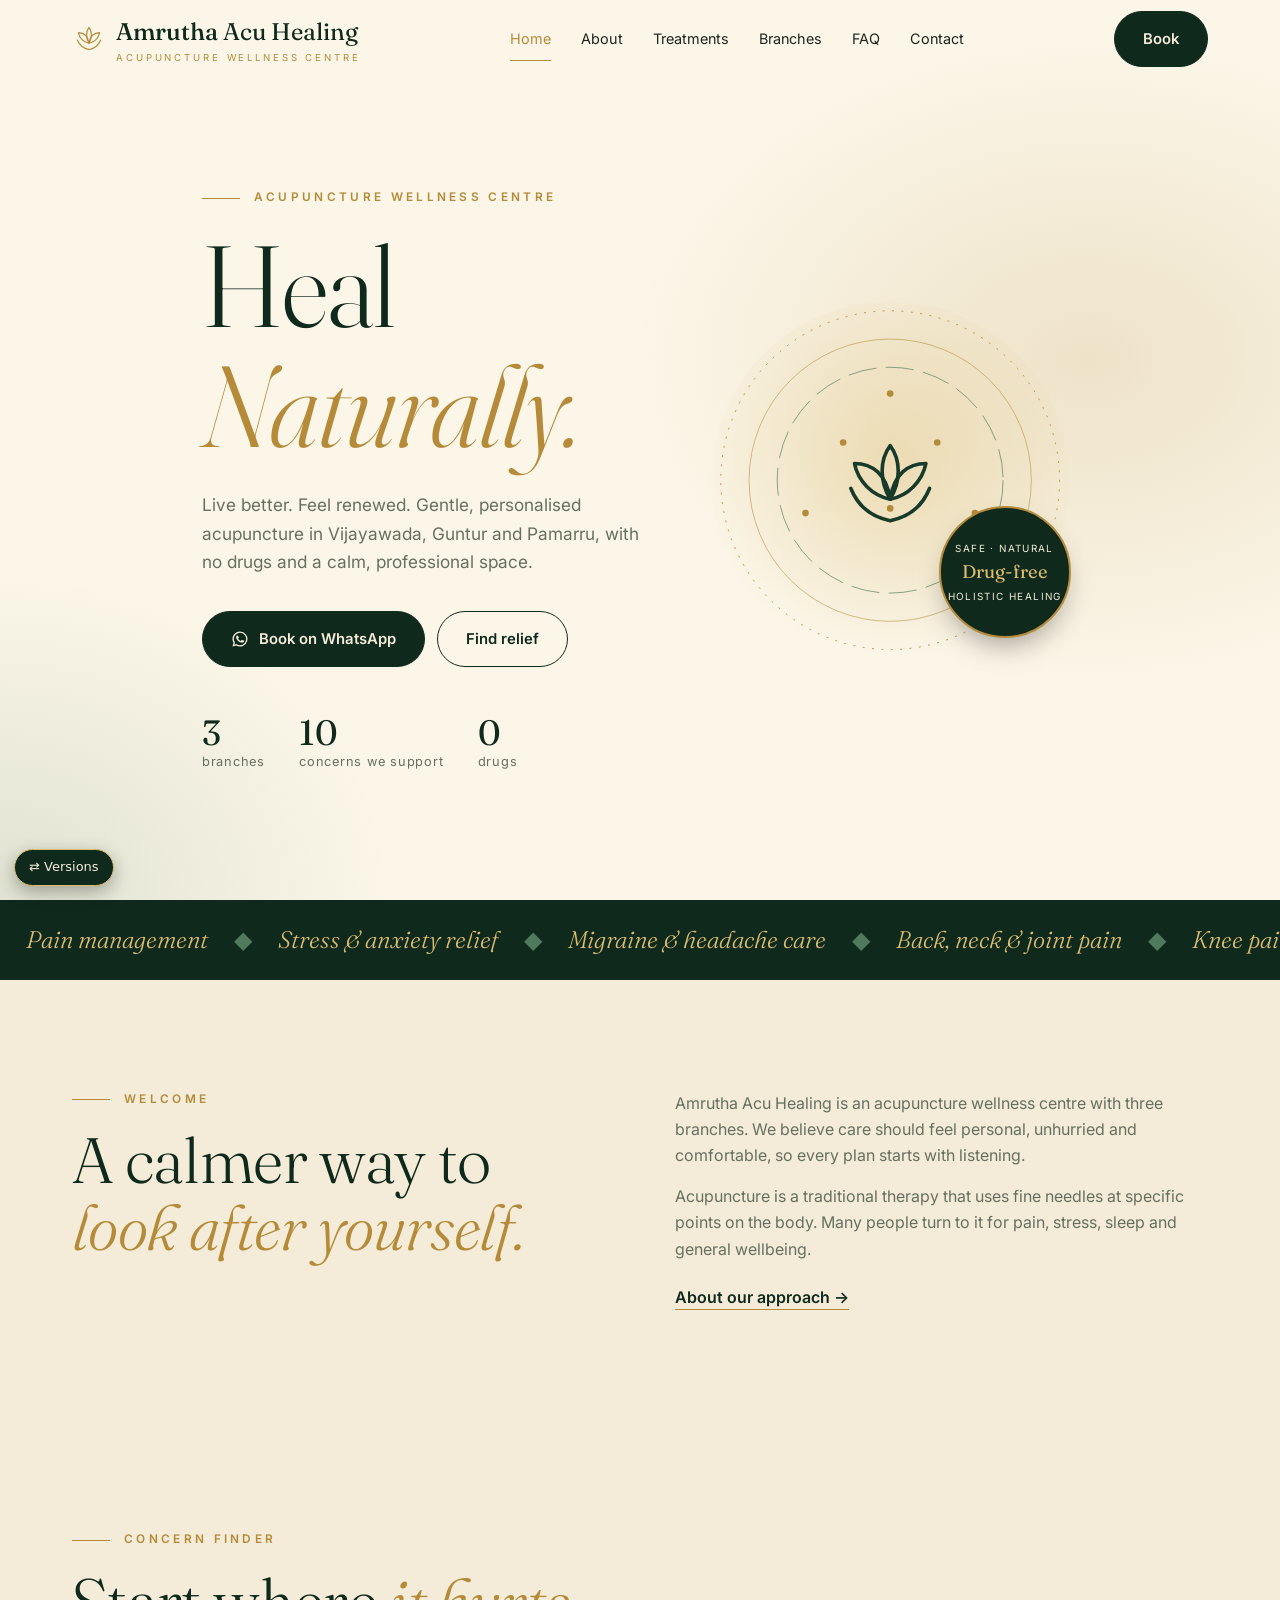
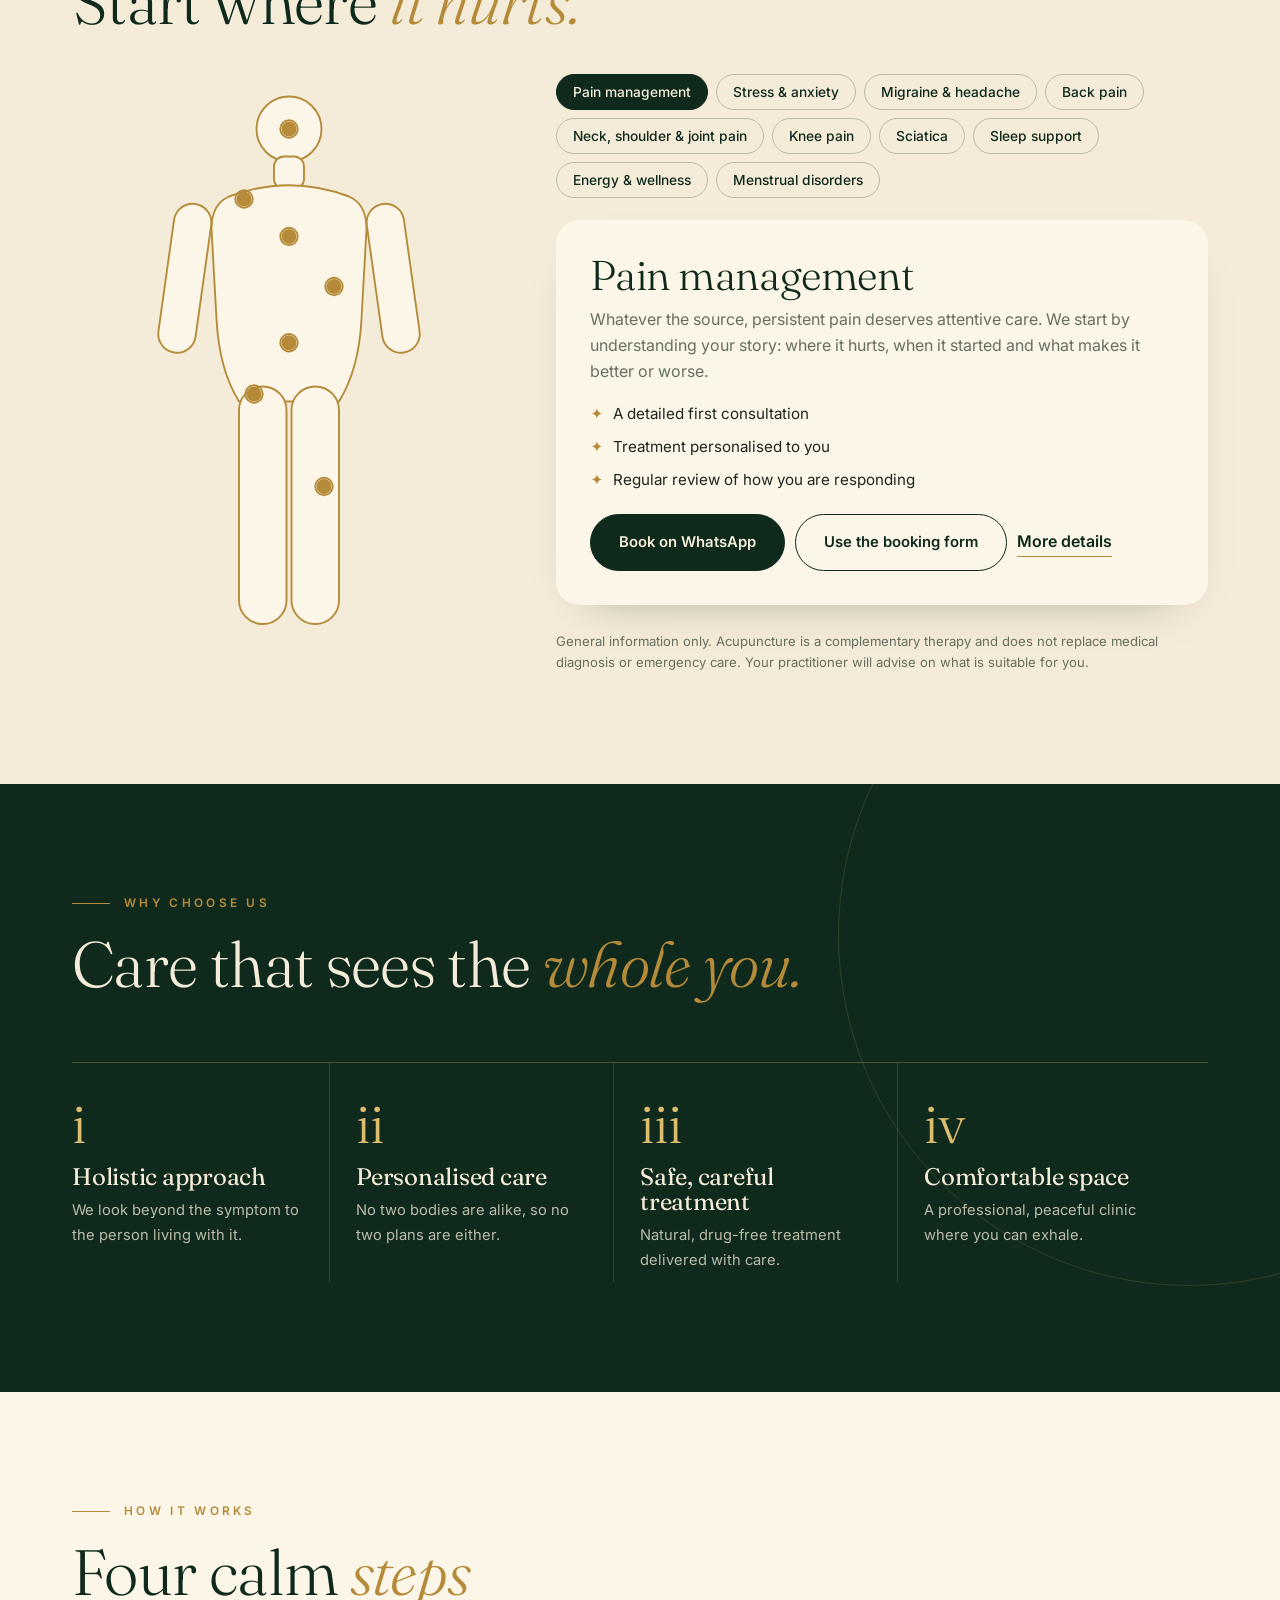
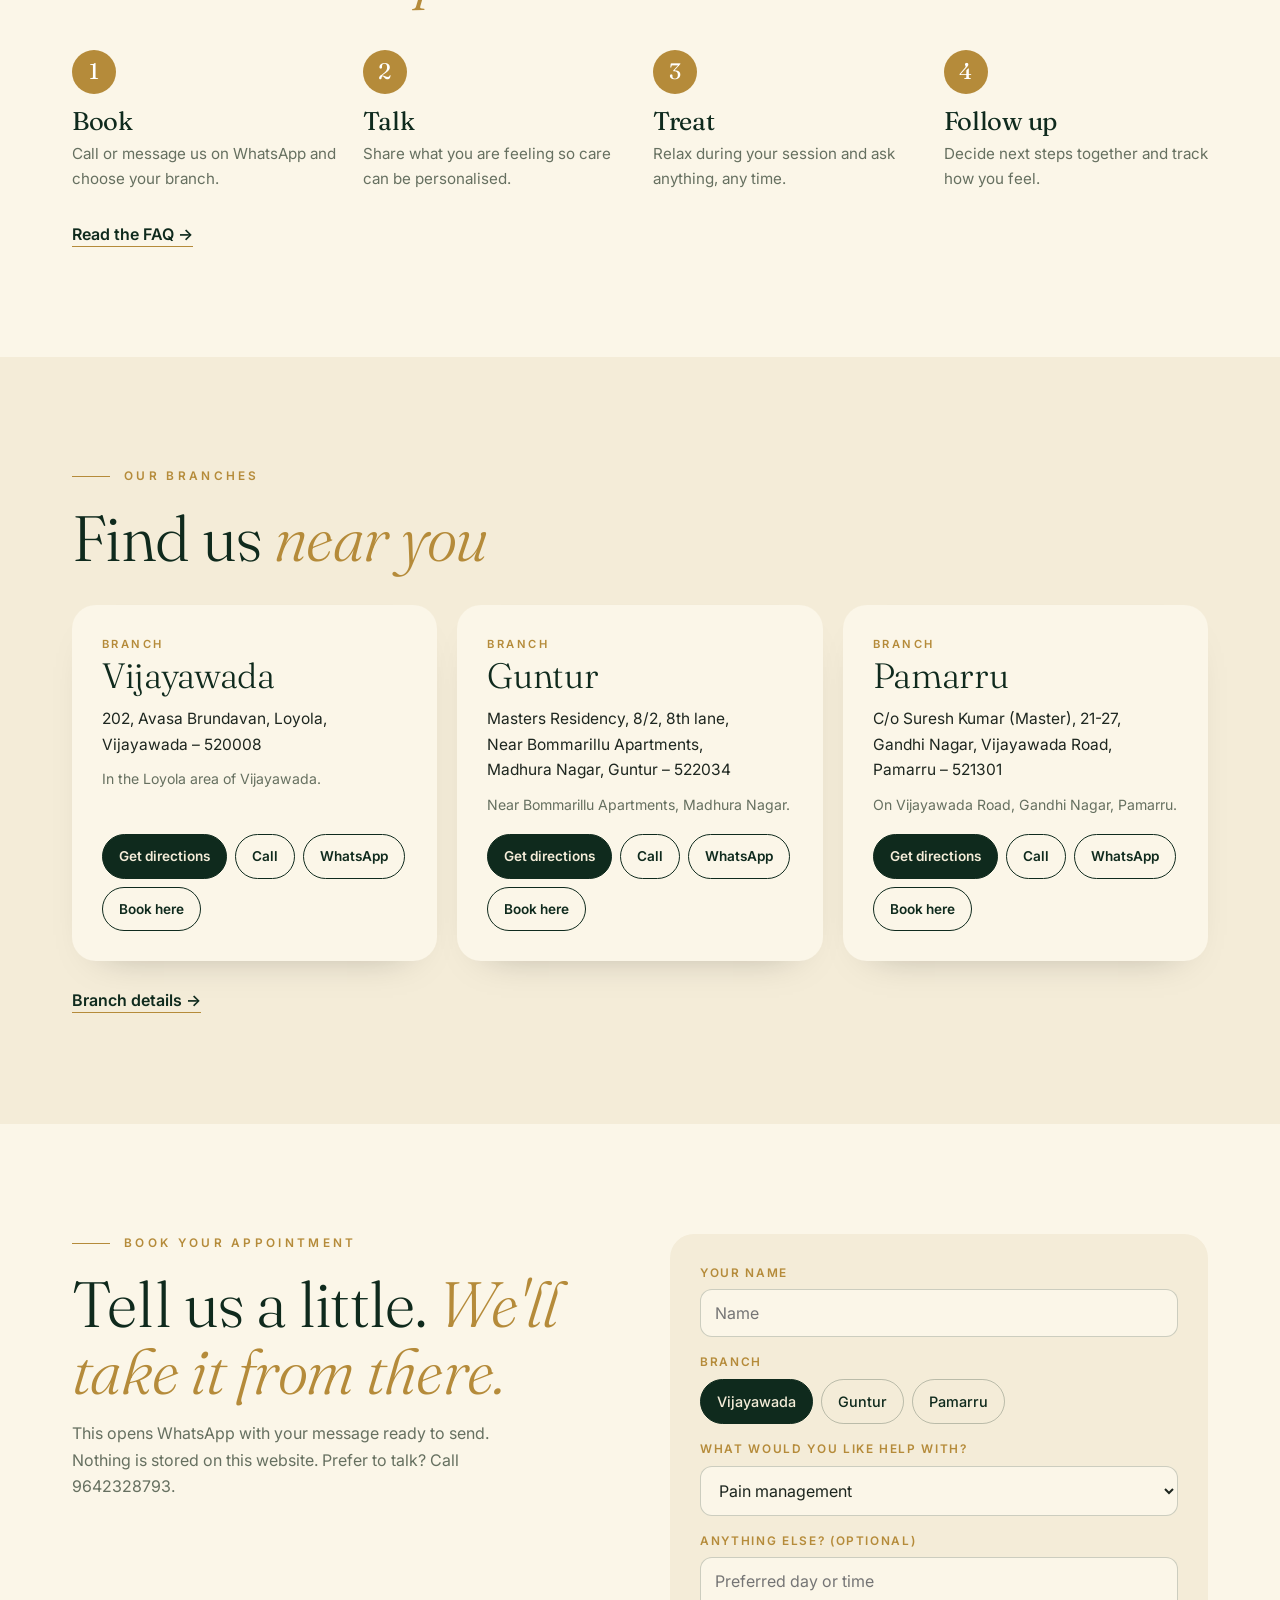
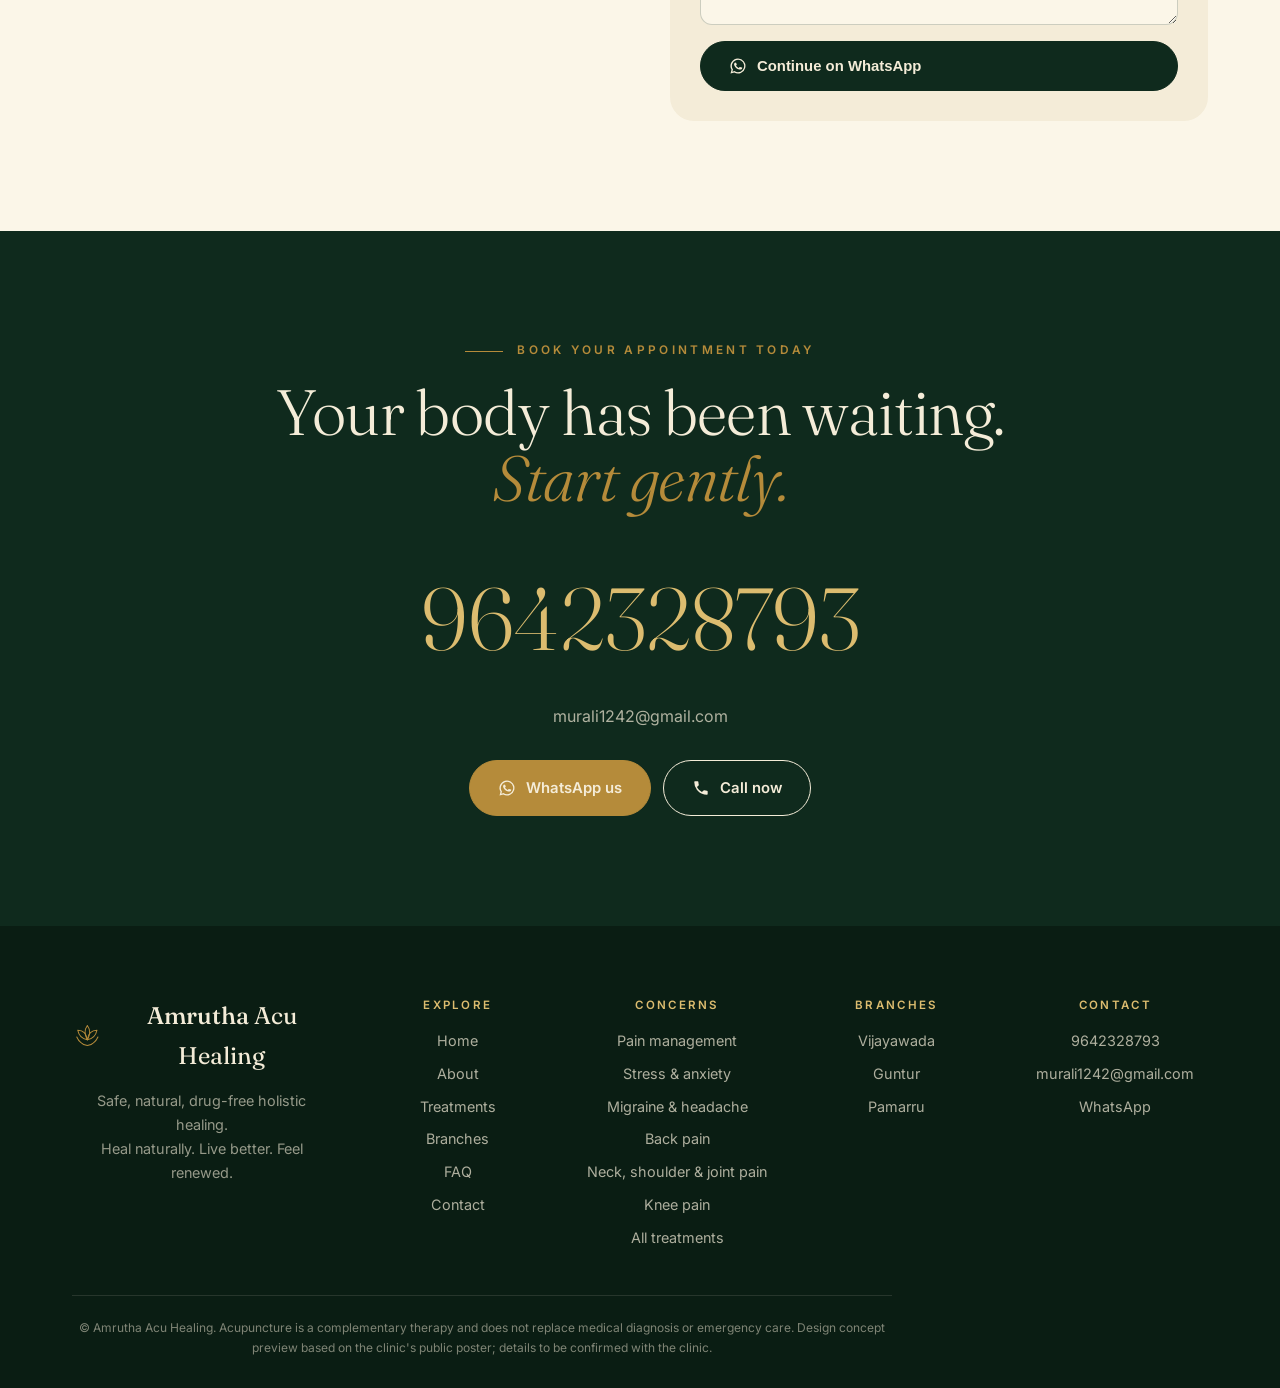
<file: v5/index.html>
<!doctype html>
<html lang="en"><head><meta charset="utf-8"><meta name="viewport" content="width=device-width, initial-scale=1">
<title>Amrutha Acu Healing | Acupuncture in Vijayawada, Guntur &amp; Pamarru</title><meta name="description" content="Acupuncture wellness centre in Vijayawada, Guntur and Pamarru. Safe, natural, drug-free holistic healing.">
<meta property="og:title" content="Amrutha Acu Healing | Acupuncture in Vijayawada, Guntur &amp; Pamarru"><meta property="og:description" content="Acupuncture wellness centre in Vijayawada, Guntur and Pamarru. Safe, natural, drug-free holistic healing."><meta property="og:type" content="website">
<meta name="theme-color" content="#0f2a1d">
<link rel="preconnect" href="https://fonts.googleapis.com"><link rel="preconnect" href="https://fonts.gstatic.com" crossorigin>
<link href="https://fonts.googleapis.com/css2?family=Fraunces:ital,opsz,wght@0,9..144,300;0,9..144,500;1,9..144,300;1,9..144,400&family=Inter:wght@400;500;600&display=swap" rel="stylesheet">
<link rel="stylesheet" href="assets/style.css">
<script type="application/ld+json">{"@context": "https://schema.org", "@graph": [{"@type": "MedicalClinic", "name": "Amrutha Acu Healing - Vijayawada", "telephone": "+91-9642328793", "email": "murali1242@gmail.com", "medicalSpecialty": "Acupuncture", "address": {"@type": "PostalAddress", "streetAddress": "202, Avasa Brundavan, Loyola", "addressLocality": "Vijayawada", "addressRegion": "Andhra Pradesh", "postalCode": "520008", "addressCountry": "IN"}}, {"@type": "MedicalClinic", "name": "Amrutha Acu Healing - Guntur", "telephone": "+91-9642328793", "email": "murali1242@gmail.com", "medicalSpecialty": "Acupuncture", "address": {"@type": "PostalAddress", "streetAddress": "Masters Residency, 8/2, 8th lane, Near Bommarillu Apartments", "addressLocality": "Guntur", "addressRegion": "Andhra Pradesh", "postalCode": "522034", "addressCountry": "IN"}}, {"@type": "MedicalClinic", "name": "Amrutha Acu Healing - Pamarru", "telephone": "+91-9642328793", "email": "murali1242@gmail.com", "medicalSpecialty": "Acupuncture", "address": {"@type": "PostalAddress", "streetAddress": "C/o Suresh Kumar (Master), 21-27, Gandhi Nagar, Vijayawada Road", "addressLocality": "Pamarru", "addressRegion": "Andhra Pradesh", "postalCode": "521301", "addressCountry": "IN"}}]}</script>
<noscript><style>.rv{opacity:1;transform:none}</style></noscript>
<style id="vsw-css">.vsw{position:fixed;left:14px;bottom:14px;z-index:9999;font:500 13px/1.3 system-ui,sans-serif;padding:0!important;border:0!important;margin:0!important;background:none!important;width:auto!important}
.vsw>summary{font:500 13px/1.3 system-ui,sans-serif!important;letter-spacing:0!important;justify-content:flex-start!important;list-style:none;cursor:pointer;background:#0f2a1d;color:#f4ecd8;border:1px solid #dcbc6f;border-radius:999px;padding:9px 14px;box-shadow:0 6px 18px rgba(0,0,0,.3);display:inline-flex;gap:6px;align-items:center}
.vsw>summary::-webkit-details-marker{display:none}.vsw>summary::after{content:none!important;display:none!important}
.vsw[open]>summary{border-radius:14px 14px 0 0}
.vsw>div{position:absolute;bottom:100%;left:0;min-width:210px;background:#0f2a1d;border:1px solid #dcbc6f;border-radius:14px 14px 14px 0;padding:6px;box-shadow:0 10px 26px rgba(0,0,0,.35)}
.vsw a{font:500 13px/1.3 system-ui,sans-serif!important;display:block;color:#f4ecd8;text-decoration:none;padding:9px 12px;border-radius:9px}
.vsw a:hover{background:#1a3f2e}.vsw a.on{color:#dcbc6f;font-weight:700}
.vsw hr{border:0;border-top:1px solid rgba(220,188,111,.3);margin:4px 0}
@media(max-width:700px){.vsw{bottom:78px}}</style><link rel="icon" href="data:image/svg+xml,%3Csvg xmlns=%27http://www.w3.org/2000/svg%27 viewBox=%270 0 64 64%27%3E%3Ccircle cx=%2732%27 cy=%2732%27 r=%2732%27 fill=%27%230f2a1d%27/%3E%3Cg fill=%27none%27 stroke=%27%23dcbc6f%27 stroke-width=%273%27 stroke-linecap=%27round%27 stroke-linejoin=%27round%27%3E%3Cpath d=%27M32 12c5 7 5 17 0 25-5-8-5-18 0-25z%27/%3E%3Cpath d=%27M32 37c-8-2-14-8-16-16 8 0 14 5 16 16z%27/%3E%3Cpath d=%27M32 37c8-2 14-8 16-16-8 0-14 5-16 16z%27/%3E%3Cpath d=%27M14 34c4 8 10 13 18 14 8-1 14-6 18-14%27/%3E%3C/g%3E%3C/svg%3E"></head><body id="top">
<svg width="0" height="0" style="position:absolute" aria-hidden="true">
<symbol id="lotus" viewBox="0 0 64 64" fill="none" stroke="currentColor" stroke-width="2.2" stroke-linecap="round" stroke-linejoin="round"><path d="M32 10c6 8 6 20 0 30-6-10-6-22 0-30z"/><path d="M32 40C22 38 14 30 12 20c10 0 18 6 20 20z"/><path d="M32 40c10-2 18-10 20-20-10 0-18 6-20 20z"/><path d="M10 34c4 10 12 16 22 18 10-2 18-8 22-18"/></symbol>
<symbol id="wa" viewBox="0 0 24 24" fill="currentColor"><path d="M12 2a10 10 0 0 0-8.6 15.1L2 22l5-1.3A10 10 0 1 0 12 2zm0 18.2c-1.5 0-3-.4-4.2-1.2l-.3-.2-3 .8.8-2.9-.2-.3A8.2 8.2 0 1 1 12 20.2zm4.5-6.1c-.2-.1-1.5-.7-1.7-.8-.2-.1-.4-.1-.6.1l-.8 1c-.1.2-.3.2-.5.1-1.5-.7-2.5-1.3-3.4-2.9-.3-.4.3-.4.8-1.4.1-.2 0-.3 0-.5l-.8-1.8c-.2-.5-.4-.4-.6-.4h-.5c-.2 0-.5.1-.7.3-.8.8-1 1.7-.9 2.6.3 1.5 1.3 2.8 2.4 3.8 1.7 1.5 3 2 4.4 2.4.7.2 1.4.2 1.9.1.6-.1 1.7-.7 1.9-1.4.2-.6.2-1.2.2-1.3-.1-.1-.3-.2-.6-.3z"/></symbol>
<symbol id="ph" viewBox="0 0 24 24" fill="currentColor"><path d="M6.6 10.8a15 15 0 0 0 6.6 6.6l2.2-2.2a1 1 0 0 1 1-.25 11 11 0 0 0 3.5.56 1 1 0 0 1 1 1V20a1 1 0 0 1-1 1A17 17 0 0 1 3 4a1 1 0 0 1 1-1h3.5a1 1 0 0 1 1 1c0 1.2.2 2.4.56 3.5a1 1 0 0 1-.25 1z"/></symbol>
</svg>
<a class="skip" href="#main">Skip to content</a>
<header id="hd"><div class="wrap nav">
  <a class="logo" href="index.html"><svg><use href="#lotus"/></svg><span><b>Amrutha</b> Acu Healing<small>Acupuncture Wellness Centre</small></span></a>
  <ul class="menu"><li><a href="index.html" class="cur" aria-current="page">Home</a></li><li><a href="about.html">About</a></li><li><a href="treatments.html">Treatments</a></li><li><a href="branches.html">Branches</a></li><li><a href="faq.html">FAQ</a></li><li><a href="contact.html">Contact</a></li></ul>
  <a class="btn btn-fill book-btn" href="contact.html#book">Book</a>
  <button class="burger" id="burger" aria-label="Open menu" aria-expanded="false" aria-controls="drawer"><span></span><span></span><span></span></button>
</div></header>
<nav class="drawer" id="drawer" aria-label="Mobile"><a href="index.html" class="cur">Home</a><a href="about.html">About</a><a href="treatments.html">Treatments</a><a href="branches.html">Branches</a><a href="faq.html">FAQ</a><a href="contact.html">Contact</a>
  <div class="d-cta"><a class="btn btn-fill" href="tel:+919642328793">Call 9642328793</a><a class="btn btn-ghost" target="_blank" rel="noopener" href="https://wa.me/919642328793?text=Hello%2C%20I%27d%20like%20to%20book%20an%20appointment.">WhatsApp</a></div>
</nav>
<main id="main"><section class="hero"><div class="wrap grid">
  <div><div class="kicker">Acupuncture Wellness Centre</div><h1>Heal<br><em>Naturally.</em></h1>
  <p>Live better. Feel renewed. Gentle, personalised acupuncture in Vijayawada, Guntur and Pamarru, with no drugs and a calm, professional space.</p>
  <div class="cta"><a class="btn btn-fill" target="_blank" rel="noopener" href="https://wa.me/919642328793?text=Hello%2C%20I%27d%20like%20to%20book%20an%20appointment."><svg><use href="#wa"/></svg>Book on WhatsApp</a><a class="btn btn-ghost" href="#finder">Find relief</a></div>
  <div class="facts"><div><b>3</b>branches</div><div><b>10</b>concerns we support</div><div><b>0</b>drugs</div></div></div>
  
  <div class="art">
    <svg viewBox="0 0 400 400" aria-hidden="true">
      <defs><radialGradient id="g" cx="50%" cy="45%" r="55%"><stop offset="0" stop-color="#dcbc6f" stop-opacity=".35"/><stop offset="1" stop-color="#dcbc6f" stop-opacity="0"/></radialGradient></defs>
      <circle cx="200" cy="200" r="190" fill="url(#g)"/>
      <g class="ring" fill="none" stroke="#b58b3a" stroke-width="1"><circle cx="200" cy="200" r="180" stroke-dasharray="2 8"/><circle cx="200" cy="200" r="150" opacity=".6"/></g>
      <g class="ring2" fill="none" stroke="#4f7a5c" stroke-width="1" opacity=".7"><circle cx="200" cy="200" r="120" stroke-dasharray="30 10"/></g>
      <g fill="none" stroke="#183a2a" stroke-width="2" stroke-linecap="round" stroke-linejoin="round" transform="translate(200 205) scale(1.9) translate(-32 -32)"><path d="M32 10c6 8 6 20 0 30-6-10-6-22 0-30z"/><path d="M32 40C22 38 14 30 12 20c10 0 18 6 20 20z"/><path d="M32 40c10-2 18-10 20-20-10 0-18 6-20 20z"/><path d="M10 34c4 10 12 16 22 18 10-2 18-8 22-18"/></g>
      <g fill="#b58b3a"><circle class="pt" cx="200" cy="108" r="3.5"/><circle class="pt" cx="150" cy="160" r="3.5"/><circle class="pt" cx="250" cy="160" r="3.5"/><circle class="pt" cx="200" cy="230" r="3.5"/><circle class="pt" cx="110" cy="235" r="3.5"/><circle class="pt" cx="290" cy="235" r="3.5"/></g>
    </svg>
    <div class="badge"><div>Safe · Natural<b>Drug-free</b>holistic healing</div></div>
  </div>
</div></section>
<div class="marquee" aria-hidden="true"><div>
  <span>Pain management</span><i>◆</i><span>Stress &amp; anxiety relief</span><i>◆</i><span>Migraine &amp; headache care</span><i>◆</i><span>Back, neck &amp; joint pain</span><i>◆</i><span>Knee pain</span><i>◆</i><span>Sciatica</span><i>◆</i><span>Sleep support</span><i>◆</i><span>Energy &amp; wellness</span><i>◆</i><span>Menstrual disorders</span><i>◆</i>
  <span>Pain management</span><i>◆</i><span>Stress &amp; anxiety relief</span><i>◆</i><span>Migraine &amp; headache care</span><i>◆</i><span>Back, neck &amp; joint pain</span><i>◆</i><span>Knee pain</span><i>◆</i><span>Sciatica</span><i>◆</i><span>Sleep support</span><i>◆</i><span>Energy &amp; wellness</span><i>◆</i><span>Menstrual disorders</span><i>◆</i>
</div></div>
<section class="intro"><div class="wrap two">
  <div class="rv"><div class="kicker">Welcome</div><h2>A calmer way to <em>look after yourself.</em></h2></div>
  <div class="rv"><p>Amrutha Acu Healing is an acupuncture wellness centre with three branches. We believe care should feel personal, unhurried and comfortable, so every plan starts with listening.</p>
  <p style="margin-top:14px">Acupuncture is a traditional therapy that uses fine needles at specific points on the body. Many people turn to it for pain, stress, sleep and general wellbeing.</p>
  <p style="margin-top:22px"><a class="link" href="about.html">About our approach →</a></p></div>
</div></section>
<section id="finder" class="finder"><div class="wrap">
  <div class="kicker">Concern finder</div>
  <h2 class="rv">Start where <em>it hurts.</em></h2>
  <div class="f-grid">
    <div class="map">
      <svg viewBox="0 0 240 460" role="group" aria-label="Body map: choose an area to learn how acupuncture may help">
        <g><circle class="body" cx="120" cy="44" r="26"/><rect class="body" x="108" y="66" width="24" height="26" rx="8"/>
        <path class="body" d="M72 98 Q120 80 168 98 Q182 104 182 124 L178 196 Q176 236 160 262 L80 262 Q64 236 62 196 L58 124 Q58 104 72 98Z"/>
        <rect class="body" x="30" y="104" width="30" height="120" rx="15" transform="rotate(8 45 104)"/>
        <rect class="body" x="180" y="104" width="30" height="120" rx="15" transform="rotate(-8 195 104)"/>
        <rect class="body" x="80" y="250" width="38" height="190" rx="19"/><rect class="body" x="122" y="250" width="38" height="190" rx="19"/></g>
        <g class="hs" data-k="migraine" tabindex="0" role="button" aria-pressed="false" aria-label="Head: migraine and headache"><circle class="r" cx="120" cy="44" r="7"/><circle class="d" cx="120" cy="44" r="6"/><text x="134" y="48">Head</text></g>
        <g class="hs" data-k="neck" tabindex="0" role="button" aria-pressed="false" aria-label="Neck and shoulders"><circle class="r" cx="84" cy="100" r="7"/><circle class="d" cx="84" cy="100" r="6"/><text x="6" y="104">Neck &amp; shoulders</text></g>
        <g class="hs" data-k="stress" tabindex="0" role="button" aria-pressed="false" aria-label="Chest: stress and anxiety"><circle class="r" cx="120" cy="130" r="7"/><circle class="d" cx="120" cy="130" r="6"/><text x="134" y="134">Stress</text></g>
        <g class="hs" data-k="back" tabindex="0" role="button" aria-pressed="false" aria-label="Back"><circle class="r" cx="156" cy="170" r="7"/><circle class="d" cx="156" cy="170" r="6"/><text x="168" y="174">Back</text></g>
        <g class="hs" data-k="menstrual" tabindex="0" role="button" aria-pressed="false" aria-label="Lower abdomen: menstrual disorders"><circle class="r" cx="120" cy="215" r="7"/><circle class="d" cx="120" cy="215" r="6"/><text x="134" y="219">Menstrual</text></g>
        <g class="hs" data-k="sciatica" tabindex="0" role="button" aria-pressed="false" aria-label="Hip and leg: sciatica"><circle class="r" cx="92" cy="256" r="7"/><circle class="d" cx="92" cy="256" r="6"/><text x="18" y="260">Sciatica</text></g>
        <g class="hs" data-k="knee" tabindex="0" role="button" aria-pressed="false" aria-label="Knee"><circle class="r" cx="148" cy="330" r="7"/><circle class="d" cx="148" cy="330" r="6"/><text x="160" y="334">Knee</text></g>
      </svg>
    </div>
    <div>
      <div class="chips" id="chips"></div>
      <div class="panel" id="panel" aria-live="polite"></div>
      <p class="disc">General information only. Acupuncture is a complementary therapy and does not replace medical diagnosis or emergency care. Your practitioner will advise on what is suitable for you.</p>
    </div>
  </div>
</div></section>

<section id="approach" class="approach"><div class="wrap"><div class="kicker">Why choose us</div><h2 class="rv">Care that sees the <em>whole you.</em></h2>
  <div class="pillars">
    <div class="pillar rv"><div class="no">i</div><h3>Holistic approach</h3><p>We look beyond the symptom to the person living with it.</p></div>
    <div class="pillar rv"><div class="no">ii</div><h3>Personalised care</h3><p>No two bodies are alike, so no two plans are either.</p></div>
    <div class="pillar rv"><div class="no">iii</div><h3>Safe, careful treatment</h3><p>Natural, drug-free treatment delivered with care.</p></div>
    <div class="pillar rv"><div class="no">iv</div><h3>Comfortable space</h3><p>A professional, peaceful clinic where you can exhale.</p></div>
  </div></div></section>
<section><div class="wrap"><div class="kicker">How it works</div><h2 class="rv">Four calm <em>steps</em></h2>
  <div class="steps4">
    <div class="rv"><span class="sn">1</span><h3>Book</h3><p>Call or message us on WhatsApp and choose your branch.</p></div>
    <div class="rv"><span class="sn">2</span><h3>Talk</h3><p>Share what you are feeling so care can be personalised.</p></div>
    <div class="rv"><span class="sn">3</span><h3>Treat</h3><p>Relax during your session and ask anything, any time.</p></div>
    <div class="rv"><span class="sn">4</span><h3>Follow up</h3><p>Decide next steps together and track how you feel.</p></div>
  </div><p style="margin-top:30px"><a class="link" href="faq.html">Read the FAQ →</a></p></div></section>
<section class="branches"><div class="wrap"><div class="kicker">Our branches</div><h2 class="rv">Find us <em>near you</em></h2>
  <div class="b-grid"><article class="bcard rv" id="vijayawada"><span class="tag">Branch</span><h3>Vijayawada</h3>
  <address>202, Avasa Brundavan, Loyola,<br>Vijayawada – 520008</address><p class="bnote">In the Loyola area of Vijayawada.</p>
  <div class="acts"><a class="btn btn-fill" target="_blank" rel="noopener" href="https://www.google.com/maps/search/?api=1&amp;query=Avasa+Brundavan+Loyola+Vijayawada+520008">Get directions</a>
  <a class="btn btn-ghost" href="tel:+919642328793">Call</a><a class="btn btn-ghost" target="_blank" rel="noopener" href="https://wa.me/919642328793?text=Hello%2C%20I%27d%20like%20to%20book%20an%20appointment%20at%20the%20Vijayawada%20branch.">WhatsApp</a><a class="btn btn-ghost" href="contact.html?branch=Vijayawada#book">Book here</a></div></article><article class="bcard rv" id="guntur"><span class="tag">Branch</span><h3>Guntur</h3>
  <address>Masters Residency, 8/2, 8th lane,<br>Near Bommarillu Apartments,<br>Madhura Nagar, Guntur – 522034</address><p class="bnote">Near Bommarillu Apartments, Madhura Nagar.</p>
  <div class="acts"><a class="btn btn-fill" target="_blank" rel="noopener" href="https://www.google.com/maps/search/?api=1&amp;query=Masters+Residency+Madhura+Nagar+Guntur+522034">Get directions</a>
  <a class="btn btn-ghost" href="tel:+919642328793">Call</a><a class="btn btn-ghost" target="_blank" rel="noopener" href="https://wa.me/919642328793?text=Hello%2C%20I%27d%20like%20to%20book%20an%20appointment%20at%20the%20Guntur%20branch.">WhatsApp</a><a class="btn btn-ghost" href="contact.html?branch=Guntur#book">Book here</a></div></article><article class="bcard rv" id="pamarru"><span class="tag">Branch</span><h3>Pamarru</h3>
  <address>C/o Suresh Kumar (Master), 21-27,<br>Gandhi Nagar, Vijayawada Road,<br>Pamarru – 521301</address><p class="bnote">On Vijayawada Road, Gandhi Nagar, Pamarru.</p>
  <div class="acts"><a class="btn btn-fill" target="_blank" rel="noopener" href="https://www.google.com/maps/search/?api=1&amp;query=Gandhi+Nagar+Vijayawada+Road+Pamarru+521301">Get directions</a>
  <a class="btn btn-ghost" href="tel:+919642328793">Call</a><a class="btn btn-ghost" target="_blank" rel="noopener" href="https://wa.me/919642328793?text=Hello%2C%20I%27d%20like%20to%20book%20an%20appointment%20at%20the%20Pamarru%20branch.">WhatsApp</a><a class="btn btn-ghost" href="contact.html?branch=Pamarru#book">Book here</a></div></article></div><p style="margin-top:26px"><a class="link" href="branches.html">Branch details →</a></p></div></section>
<section id="book" class="book"><div class="wrap bk">
  <div class="rv"><div class="kicker">Book your appointment</div><h2>Tell us a little. <em>We'll take it from there.</em></h2>
    <p class="l">This opens WhatsApp with your message ready to send. Nothing is stored on this website. Prefer to talk? Call 9642328793.</p></div>
  <form id="f">
    <label>Your name<input id="n" required autocomplete="name" placeholder="Name"></label>
    <label>Branch<div class="radios">
      <label><input type="radio" name="b" value="Vijayawada" checked><span>Vijayawada</span></label><label><input type="radio" name="b" value="Guntur"><span>Guntur</span></label><label><input type="radio" name="b" value="Pamarru"><span>Pamarru</span></label></div></label>
    <label>What would you like help with?<select id="c"></select></label>
    <label>Anything else? (optional)<textarea id="m" rows="2" placeholder="Preferred day or time"></textarea></label>
    <button class="btn btn-fill" type="submit"><svg><use href="#wa"/></svg>Continue on WhatsApp</button>
  </form>
</div></section>
<section class="final"><div class="wrap">
  <div class="kicker" style="justify-content:center">Book your appointment today</div>
  <h2 class="rv">Your body has been waiting. <em>Start gently.</em></h2>
  <a class="tel" href="tel:+919642328793">9642328793</a><a class="mail" href="mailto:murali1242@gmail.com">murali1242@gmail.com</a>
  <div class="cta-row"><a class="btn btn-fill" target="_blank" rel="noopener" href="https://wa.me/919642328793?text=Hello%2C%20I%27d%20like%20to%20book%20an%20appointment."><svg><use href="#wa"/></svg>WhatsApp us</a>
  <a class="btn btn-ghost" href="tel:+919642328793"><svg><use href="#ph"/></svg>Call now</a></div></div></section></main>
<footer class="foot"><div class="wrap">
  <div class="f-cols">
    <div><a class="logo" href="index.html" style="color:var(--cream)"><svg><use href="#lotus"/></svg><span><b>Amrutha</b> Acu Healing</span></a>
      <p class="f-tag">Safe, natural, drug-free holistic healing.<br>Heal naturally. Live better. Feel renewed.</p></div>
    <div><h4>Explore</h4><ul><li><a href="index.html">Home</a></li><li><a href="about.html">About</a></li><li><a href="treatments.html">Treatments</a></li><li><a href="branches.html">Branches</a></li><li><a href="faq.html">FAQ</a></li><li><a href="contact.html">Contact</a></li></ul></div>
    <div><h4>Concerns</h4><ul><li><a href="treatments.html#pain">Pain management</a></li><li><a href="treatments.html#stress">Stress & anxiety</a></li><li><a href="treatments.html#migraine">Migraine & headache</a></li><li><a href="treatments.html#back">Back pain</a></li><li><a href="treatments.html#neck">Neck, shoulder & joint pain</a></li><li><a href="treatments.html#knee">Knee pain</a></li><li><a href="treatments.html">All treatments</a></li></ul></div>
    <div><h4>Branches</h4><ul><li><a href="branches.html#vijayawada">Vijayawada</a></li><li><a href="branches.html#guntur">Guntur</a></li><li><a href="branches.html#pamarru">Pamarru</a></li></ul></div>
    <div><h4>Contact</h4><ul><li><a href="tel:+919642328793">9642328793</a></li><li><a href="mailto:murali1242@gmail.com">murali1242@gmail.com</a></li><li><a target="_blank" rel="noopener" href="https://wa.me/919642328793?text=Hello%2C%20I%27d%20like%20to%20book%20an%20appointment.">WhatsApp</a></li></ul></div>
  </div>
  <p class="f-fine">© Amrutha Acu Healing. Acupuncture is a complementary therapy and does not replace medical diagnosis or emergency care. Design concept preview based on the clinic's public poster; details to be confirmed with the clinic.</p>
</div></footer>
<a class="totop" id="totop" href="#top" aria-label="Back to top">↑</a>
<div class="bar"><a class="btn btn-ghost" href="tel:+919642328793"><svg><use href="#ph"/></svg>Call</a><a class="btn btn-fill" target="_blank" rel="noopener" href="https://wa.me/919642328793?text=Hello%2C%20I%27d%20like%20to%20book%20an%20appointment."><svg><use href="#wa"/></svg>WhatsApp</a></div>
<script src="assets/site.js" defer></script>
<!--vsw--><details class="vsw"><summary>⇄ Versions</summary><div><a href="../v1/index.html">v1 · Classic</a><a href="../v2/index.html">v2 · Editorial</a><a href="../v3/index.html">v3 · Interactive</a><a href="../v4/index.html">v4 · Editorial + finder</a><a href="../v5/index.html" class="on">v5 · Full site</a><hr><a href="../index.html">All versions (main page)</a></div></details><!--/vsw-->
</body></html>
</file>
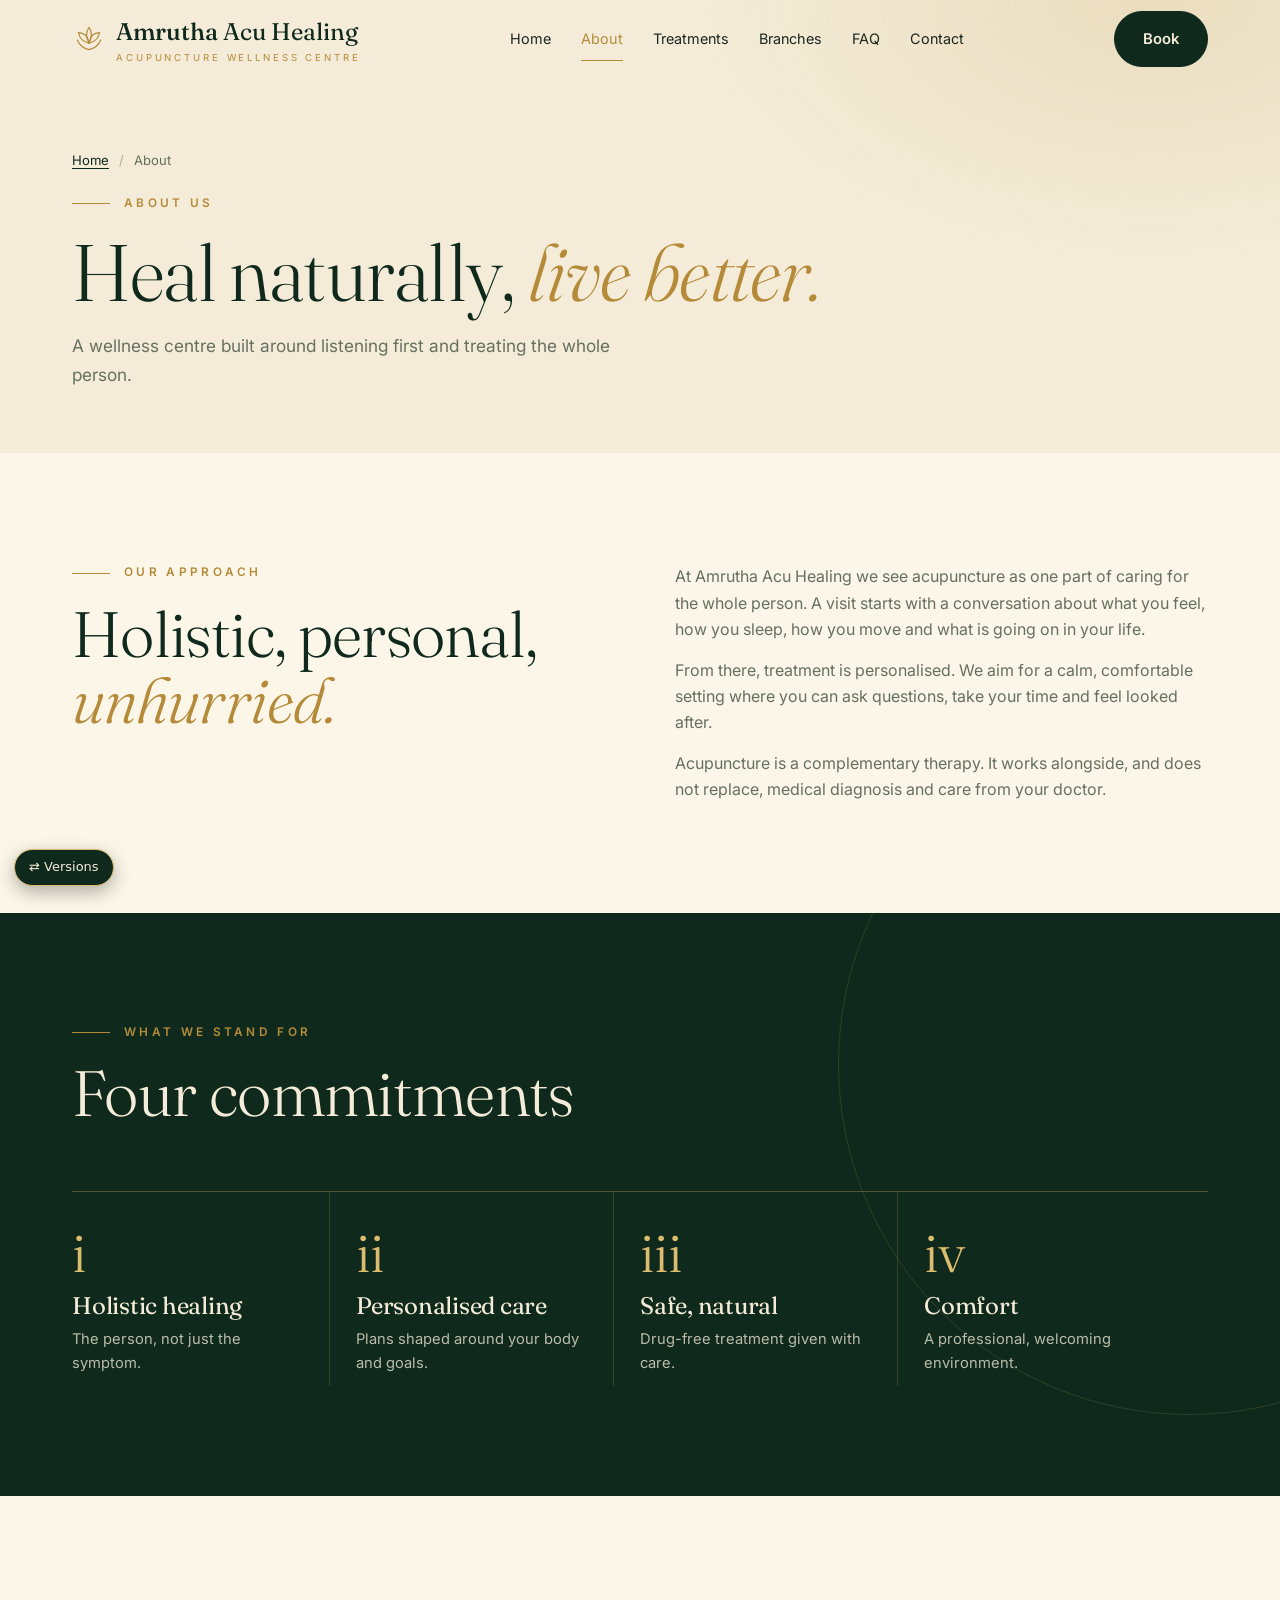
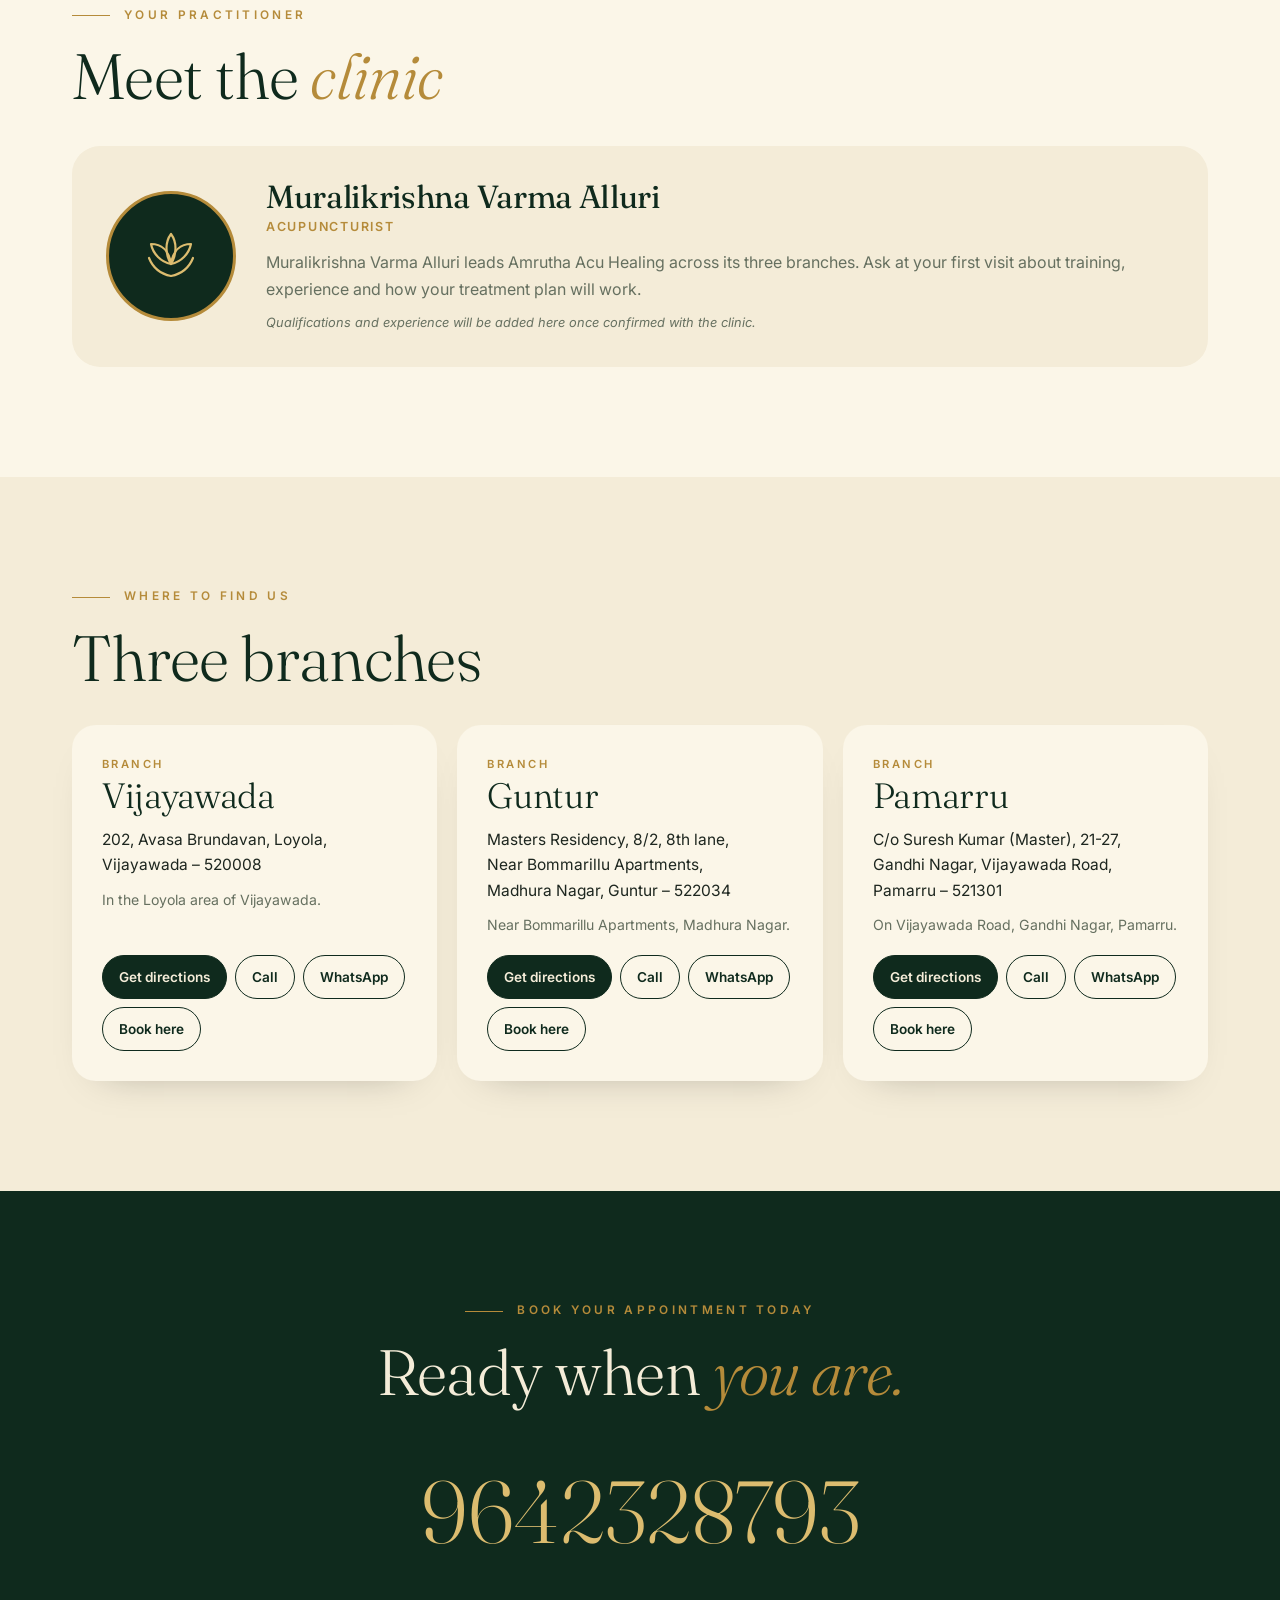
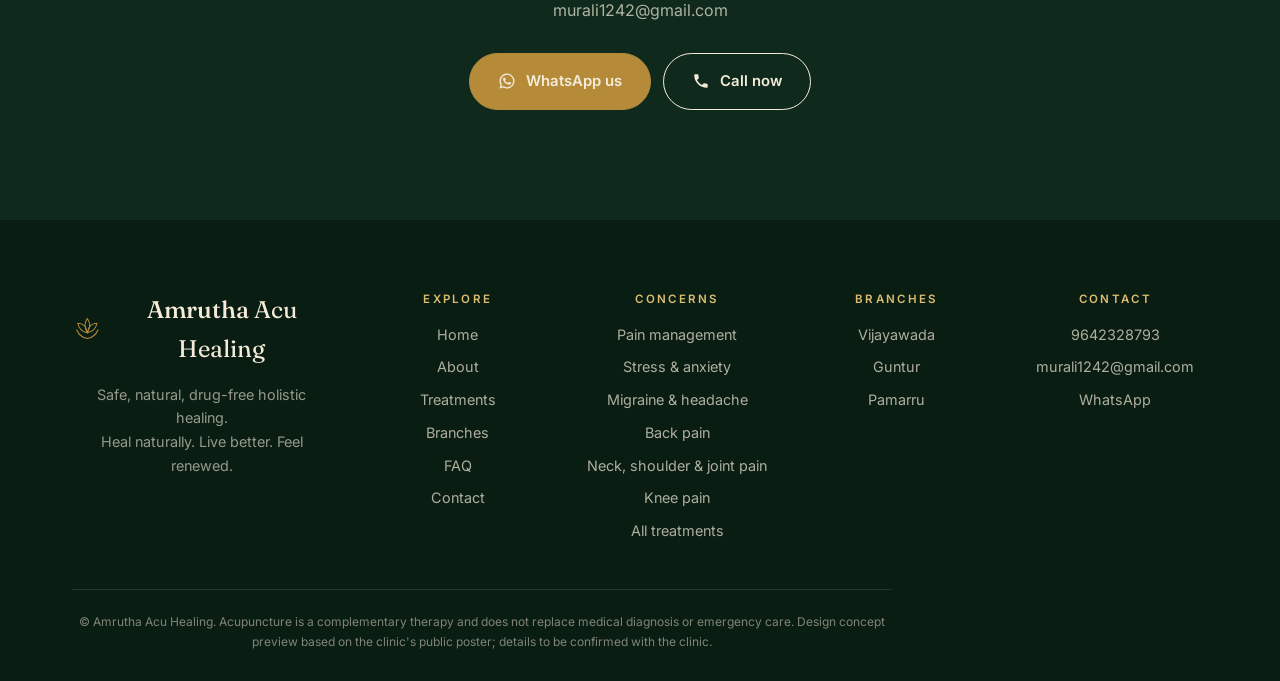
<file: v5/about.html>
<!doctype html>
<html lang="en"><head><meta charset="utf-8"><meta name="viewport" content="width=device-width, initial-scale=1">
<title>About | Amrutha Acu Healing</title><meta name="description" content="Learn about Amrutha Acu Healing: a holistic, personalised acupuncture wellness centre.">
<meta property="og:title" content="About | Amrutha Acu Healing"><meta property="og:description" content="Learn about Amrutha Acu Healing: a holistic, personalised acupuncture wellness centre."><meta property="og:type" content="website">
<meta name="theme-color" content="#0f2a1d">
<link rel="preconnect" href="https://fonts.googleapis.com"><link rel="preconnect" href="https://fonts.gstatic.com" crossorigin>
<link href="https://fonts.googleapis.com/css2?family=Fraunces:ital,opsz,wght@0,9..144,300;0,9..144,500;1,9..144,300;1,9..144,400&family=Inter:wght@400;500;600&display=swap" rel="stylesheet">
<link rel="stylesheet" href="assets/style.css">

<noscript><style>.rv{opacity:1;transform:none}</style></noscript>
<style id="vsw-css">.vsw{position:fixed;left:14px;bottom:14px;z-index:9999;font:500 13px/1.3 system-ui,sans-serif;padding:0!important;border:0!important;margin:0!important;background:none!important;width:auto!important}
.vsw>summary{font:500 13px/1.3 system-ui,sans-serif!important;letter-spacing:0!important;justify-content:flex-start!important;list-style:none;cursor:pointer;background:#0f2a1d;color:#f4ecd8;border:1px solid #dcbc6f;border-radius:999px;padding:9px 14px;box-shadow:0 6px 18px rgba(0,0,0,.3);display:inline-flex;gap:6px;align-items:center}
.vsw>summary::-webkit-details-marker{display:none}.vsw>summary::after{content:none!important;display:none!important}
.vsw[open]>summary{border-radius:14px 14px 0 0}
.vsw>div{position:absolute;bottom:100%;left:0;min-width:210px;background:#0f2a1d;border:1px solid #dcbc6f;border-radius:14px 14px 14px 0;padding:6px;box-shadow:0 10px 26px rgba(0,0,0,.35)}
.vsw a{font:500 13px/1.3 system-ui,sans-serif!important;display:block;color:#f4ecd8;text-decoration:none;padding:9px 12px;border-radius:9px}
.vsw a:hover{background:#1a3f2e}.vsw a.on{color:#dcbc6f;font-weight:700}
.vsw hr{border:0;border-top:1px solid rgba(220,188,111,.3);margin:4px 0}
@media(max-width:700px){.vsw{bottom:78px}}</style><link rel="icon" href="data:image/svg+xml,%3Csvg xmlns=%27http://www.w3.org/2000/svg%27 viewBox=%270 0 64 64%27%3E%3Ccircle cx=%2732%27 cy=%2732%27 r=%2732%27 fill=%27%230f2a1d%27/%3E%3Cg fill=%27none%27 stroke=%27%23dcbc6f%27 stroke-width=%273%27 stroke-linecap=%27round%27 stroke-linejoin=%27round%27%3E%3Cpath d=%27M32 12c5 7 5 17 0 25-5-8-5-18 0-25z%27/%3E%3Cpath d=%27M32 37c-8-2-14-8-16-16 8 0 14 5 16 16z%27/%3E%3Cpath d=%27M32 37c8-2 14-8 16-16-8 0-14 5-16 16z%27/%3E%3Cpath d=%27M14 34c4 8 10 13 18 14 8-1 14-6 18-14%27/%3E%3C/g%3E%3C/svg%3E"></head><body id="top">
<svg width="0" height="0" style="position:absolute" aria-hidden="true">
<symbol id="lotus" viewBox="0 0 64 64" fill="none" stroke="currentColor" stroke-width="2.2" stroke-linecap="round" stroke-linejoin="round"><path d="M32 10c6 8 6 20 0 30-6-10-6-22 0-30z"/><path d="M32 40C22 38 14 30 12 20c10 0 18 6 20 20z"/><path d="M32 40c10-2 18-10 20-20-10 0-18 6-20 20z"/><path d="M10 34c4 10 12 16 22 18 10-2 18-8 22-18"/></symbol>
<symbol id="wa" viewBox="0 0 24 24" fill="currentColor"><path d="M12 2a10 10 0 0 0-8.6 15.1L2 22l5-1.3A10 10 0 1 0 12 2zm0 18.2c-1.5 0-3-.4-4.2-1.2l-.3-.2-3 .8.8-2.9-.2-.3A8.2 8.2 0 1 1 12 20.2zm4.5-6.1c-.2-.1-1.5-.7-1.7-.8-.2-.1-.4-.1-.6.1l-.8 1c-.1.2-.3.2-.5.1-1.5-.7-2.5-1.3-3.4-2.9-.3-.4.3-.4.8-1.4.1-.2 0-.3 0-.5l-.8-1.8c-.2-.5-.4-.4-.6-.4h-.5c-.2 0-.5.1-.7.3-.8.8-1 1.7-.9 2.6.3 1.5 1.3 2.8 2.4 3.8 1.7 1.5 3 2 4.4 2.4.7.2 1.4.2 1.9.1.6-.1 1.7-.7 1.9-1.4.2-.6.2-1.2.2-1.3-.1-.1-.3-.2-.6-.3z"/></symbol>
<symbol id="ph" viewBox="0 0 24 24" fill="currentColor"><path d="M6.6 10.8a15 15 0 0 0 6.6 6.6l2.2-2.2a1 1 0 0 1 1-.25 11 11 0 0 0 3.5.56 1 1 0 0 1 1 1V20a1 1 0 0 1-1 1A17 17 0 0 1 3 4a1 1 0 0 1 1-1h3.5a1 1 0 0 1 1 1c0 1.2.2 2.4.56 3.5a1 1 0 0 1-.25 1z"/></symbol>
</svg>
<a class="skip" href="#main">Skip to content</a>
<header id="hd"><div class="wrap nav">
  <a class="logo" href="index.html"><svg><use href="#lotus"/></svg><span><b>Amrutha</b> Acu Healing<small>Acupuncture Wellness Centre</small></span></a>
  <ul class="menu"><li><a href="index.html">Home</a></li><li><a href="about.html" class="cur" aria-current="page">About</a></li><li><a href="treatments.html">Treatments</a></li><li><a href="branches.html">Branches</a></li><li><a href="faq.html">FAQ</a></li><li><a href="contact.html">Contact</a></li></ul>
  <a class="btn btn-fill book-btn" href="contact.html#book">Book</a>
  <button class="burger" id="burger" aria-label="Open menu" aria-expanded="false" aria-controls="drawer"><span></span><span></span><span></span></button>
</div></header>
<nav class="drawer" id="drawer" aria-label="Mobile"><a href="index.html">Home</a><a href="about.html" class="cur">About</a><a href="treatments.html">Treatments</a><a href="branches.html">Branches</a><a href="faq.html">FAQ</a><a href="contact.html">Contact</a>
  <div class="d-cta"><a class="btn btn-fill" href="tel:+919642328793">Call 9642328793</a><a class="btn btn-ghost" target="_blank" rel="noopener" href="https://wa.me/919642328793?text=Hello%2C%20I%27d%20like%20to%20book%20an%20appointment.">WhatsApp</a></div>
</nav>
<main id="main"><section class="phero"><div class="wrap"><nav class="crumbs" aria-label="Breadcrumb"><a href="index.html">Home</a><span>/</span>About</nav><div class="kicker">About us</div><h1>Heal naturally, <em>live better.</em></h1><p>A wellness centre built around listening first and treating the whole person.</p></div></section>
<section><div class="wrap two">
  <div class="rv"><div class="kicker">Our approach</div><h2>Holistic, personal, <em>unhurried.</em></h2></div>
  <div class="rv"><p>At Amrutha Acu Healing we see acupuncture as one part of caring for the whole person. A visit starts with a conversation about what you feel, how you sleep, how you move and what is going on in your life.</p>
  <p style="margin-top:14px">From there, treatment is personalised. We aim for a calm, comfortable setting where you can ask questions, take your time and feel looked after.</p>
  <p style="margin-top:14px">Acupuncture is a complementary therapy. It works alongside, and does not replace, medical diagnosis and care from your doctor.</p></div>
</div></section>
<section class="approach"><div class="wrap"><div class="kicker">What we stand for</div><h2 class="rv">Four commitments</h2>
  <div class="pillars">
    <div class="pillar rv"><div class="no">i</div><h3>Holistic healing</h3><p>The person, not just the symptom.</p></div>
    <div class="pillar rv"><div class="no">ii</div><h3>Personalised care</h3><p>Plans shaped around your body and goals.</p></div>
    <div class="pillar rv"><div class="no">iii</div><h3>Safe, natural</h3><p>Drug-free treatment given with care.</p></div>
    <div class="pillar rv"><div class="no">iv</div><h3>Comfort</h3><p>A professional, welcoming environment.</p></div>
  </div></div></section>
<section><div class="wrap"><div class="kicker">Your practitioner</div><h2 class="rv">Meet the <em>clinic</em></h2>
  <div class="prac rv"><div class="avatar" aria-hidden="true"><svg><use href="#lotus"/></svg></div>
  <div><h3>Muralikrishna Varma Alluri</h3><p class="role">Acupuncturist</p>
  <p>Muralikrishna Varma Alluri leads Amrutha Acu Healing across its three branches. Ask at your first visit about training, experience and how your treatment plan will work.</p>
  <p class="fine2">Qualifications and experience will be added here once confirmed with the clinic.</p></div></div></div></section>
<section class="branches"><div class="wrap"><div class="kicker">Where to find us</div><h2 class="rv">Three branches</h2>
  <div class="b-grid"><article class="bcard rv" id="vijayawada"><span class="tag">Branch</span><h3>Vijayawada</h3>
  <address>202, Avasa Brundavan, Loyola,<br>Vijayawada – 520008</address><p class="bnote">In the Loyola area of Vijayawada.</p>
  <div class="acts"><a class="btn btn-fill" target="_blank" rel="noopener" href="https://www.google.com/maps/search/?api=1&amp;query=Avasa+Brundavan+Loyola+Vijayawada+520008">Get directions</a>
  <a class="btn btn-ghost" href="tel:+919642328793">Call</a><a class="btn btn-ghost" target="_blank" rel="noopener" href="https://wa.me/919642328793?text=Hello%2C%20I%27d%20like%20to%20book%20an%20appointment%20at%20the%20Vijayawada%20branch.">WhatsApp</a><a class="btn btn-ghost" href="contact.html?branch=Vijayawada#book">Book here</a></div></article><article class="bcard rv" id="guntur"><span class="tag">Branch</span><h3>Guntur</h3>
  <address>Masters Residency, 8/2, 8th lane,<br>Near Bommarillu Apartments,<br>Madhura Nagar, Guntur – 522034</address><p class="bnote">Near Bommarillu Apartments, Madhura Nagar.</p>
  <div class="acts"><a class="btn btn-fill" target="_blank" rel="noopener" href="https://www.google.com/maps/search/?api=1&amp;query=Masters+Residency+Madhura+Nagar+Guntur+522034">Get directions</a>
  <a class="btn btn-ghost" href="tel:+919642328793">Call</a><a class="btn btn-ghost" target="_blank" rel="noopener" href="https://wa.me/919642328793?text=Hello%2C%20I%27d%20like%20to%20book%20an%20appointment%20at%20the%20Guntur%20branch.">WhatsApp</a><a class="btn btn-ghost" href="contact.html?branch=Guntur#book">Book here</a></div></article><article class="bcard rv" id="pamarru"><span class="tag">Branch</span><h3>Pamarru</h3>
  <address>C/o Suresh Kumar (Master), 21-27,<br>Gandhi Nagar, Vijayawada Road,<br>Pamarru – 521301</address><p class="bnote">On Vijayawada Road, Gandhi Nagar, Pamarru.</p>
  <div class="acts"><a class="btn btn-fill" target="_blank" rel="noopener" href="https://www.google.com/maps/search/?api=1&amp;query=Gandhi+Nagar+Vijayawada+Road+Pamarru+521301">Get directions</a>
  <a class="btn btn-ghost" href="tel:+919642328793">Call</a><a class="btn btn-ghost" target="_blank" rel="noopener" href="https://wa.me/919642328793?text=Hello%2C%20I%27d%20like%20to%20book%20an%20appointment%20at%20the%20Pamarru%20branch.">WhatsApp</a><a class="btn btn-ghost" href="contact.html?branch=Pamarru#book">Book here</a></div></article></div></div></section>
<section class="final"><div class="wrap">
  <div class="kicker" style="justify-content:center">Book your appointment today</div>
  <h2 class="rv">Ready when <em>you are.</em></h2>
  <a class="tel" href="tel:+919642328793">9642328793</a><a class="mail" href="mailto:murali1242@gmail.com">murali1242@gmail.com</a>
  <div class="cta-row"><a class="btn btn-fill" target="_blank" rel="noopener" href="https://wa.me/919642328793?text=Hello%2C%20I%27d%20like%20to%20book%20an%20appointment."><svg><use href="#wa"/></svg>WhatsApp us</a>
  <a class="btn btn-ghost" href="tel:+919642328793"><svg><use href="#ph"/></svg>Call now</a></div></div></section></main>
<footer class="foot"><div class="wrap">
  <div class="f-cols">
    <div><a class="logo" href="index.html" style="color:var(--cream)"><svg><use href="#lotus"/></svg><span><b>Amrutha</b> Acu Healing</span></a>
      <p class="f-tag">Safe, natural, drug-free holistic healing.<br>Heal naturally. Live better. Feel renewed.</p></div>
    <div><h4>Explore</h4><ul><li><a href="index.html">Home</a></li><li><a href="about.html">About</a></li><li><a href="treatments.html">Treatments</a></li><li><a href="branches.html">Branches</a></li><li><a href="faq.html">FAQ</a></li><li><a href="contact.html">Contact</a></li></ul></div>
    <div><h4>Concerns</h4><ul><li><a href="treatments.html#pain">Pain management</a></li><li><a href="treatments.html#stress">Stress & anxiety</a></li><li><a href="treatments.html#migraine">Migraine & headache</a></li><li><a href="treatments.html#back">Back pain</a></li><li><a href="treatments.html#neck">Neck, shoulder & joint pain</a></li><li><a href="treatments.html#knee">Knee pain</a></li><li><a href="treatments.html">All treatments</a></li></ul></div>
    <div><h4>Branches</h4><ul><li><a href="branches.html#vijayawada">Vijayawada</a></li><li><a href="branches.html#guntur">Guntur</a></li><li><a href="branches.html#pamarru">Pamarru</a></li></ul></div>
    <div><h4>Contact</h4><ul><li><a href="tel:+919642328793">9642328793</a></li><li><a href="mailto:murali1242@gmail.com">murali1242@gmail.com</a></li><li><a target="_blank" rel="noopener" href="https://wa.me/919642328793?text=Hello%2C%20I%27d%20like%20to%20book%20an%20appointment.">WhatsApp</a></li></ul></div>
  </div>
  <p class="f-fine">© Amrutha Acu Healing. Acupuncture is a complementary therapy and does not replace medical diagnosis or emergency care. Design concept preview based on the clinic's public poster; details to be confirmed with the clinic.</p>
</div></footer>
<a class="totop" id="totop" href="#top" aria-label="Back to top">↑</a>
<div class="bar"><a class="btn btn-ghost" href="tel:+919642328793"><svg><use href="#ph"/></svg>Call</a><a class="btn btn-fill" target="_blank" rel="noopener" href="https://wa.me/919642328793?text=Hello%2C%20I%27d%20like%20to%20book%20an%20appointment."><svg><use href="#wa"/></svg>WhatsApp</a></div>
<script src="assets/site.js" defer></script>
<!--vsw--><details class="vsw"><summary>⇄ Versions</summary><div><a href="../v1/index.html">v1 · Classic</a><a href="../v2/index.html">v2 · Editorial</a><a href="../v3/index.html">v3 · Interactive</a><a href="../v4/index.html">v4 · Editorial + finder</a><a href="../v5/index.html" class="on">v5 · Full site</a><hr><a href="../index.html">All versions (main page)</a></div></details><!--/vsw-->
</body></html>
</file>
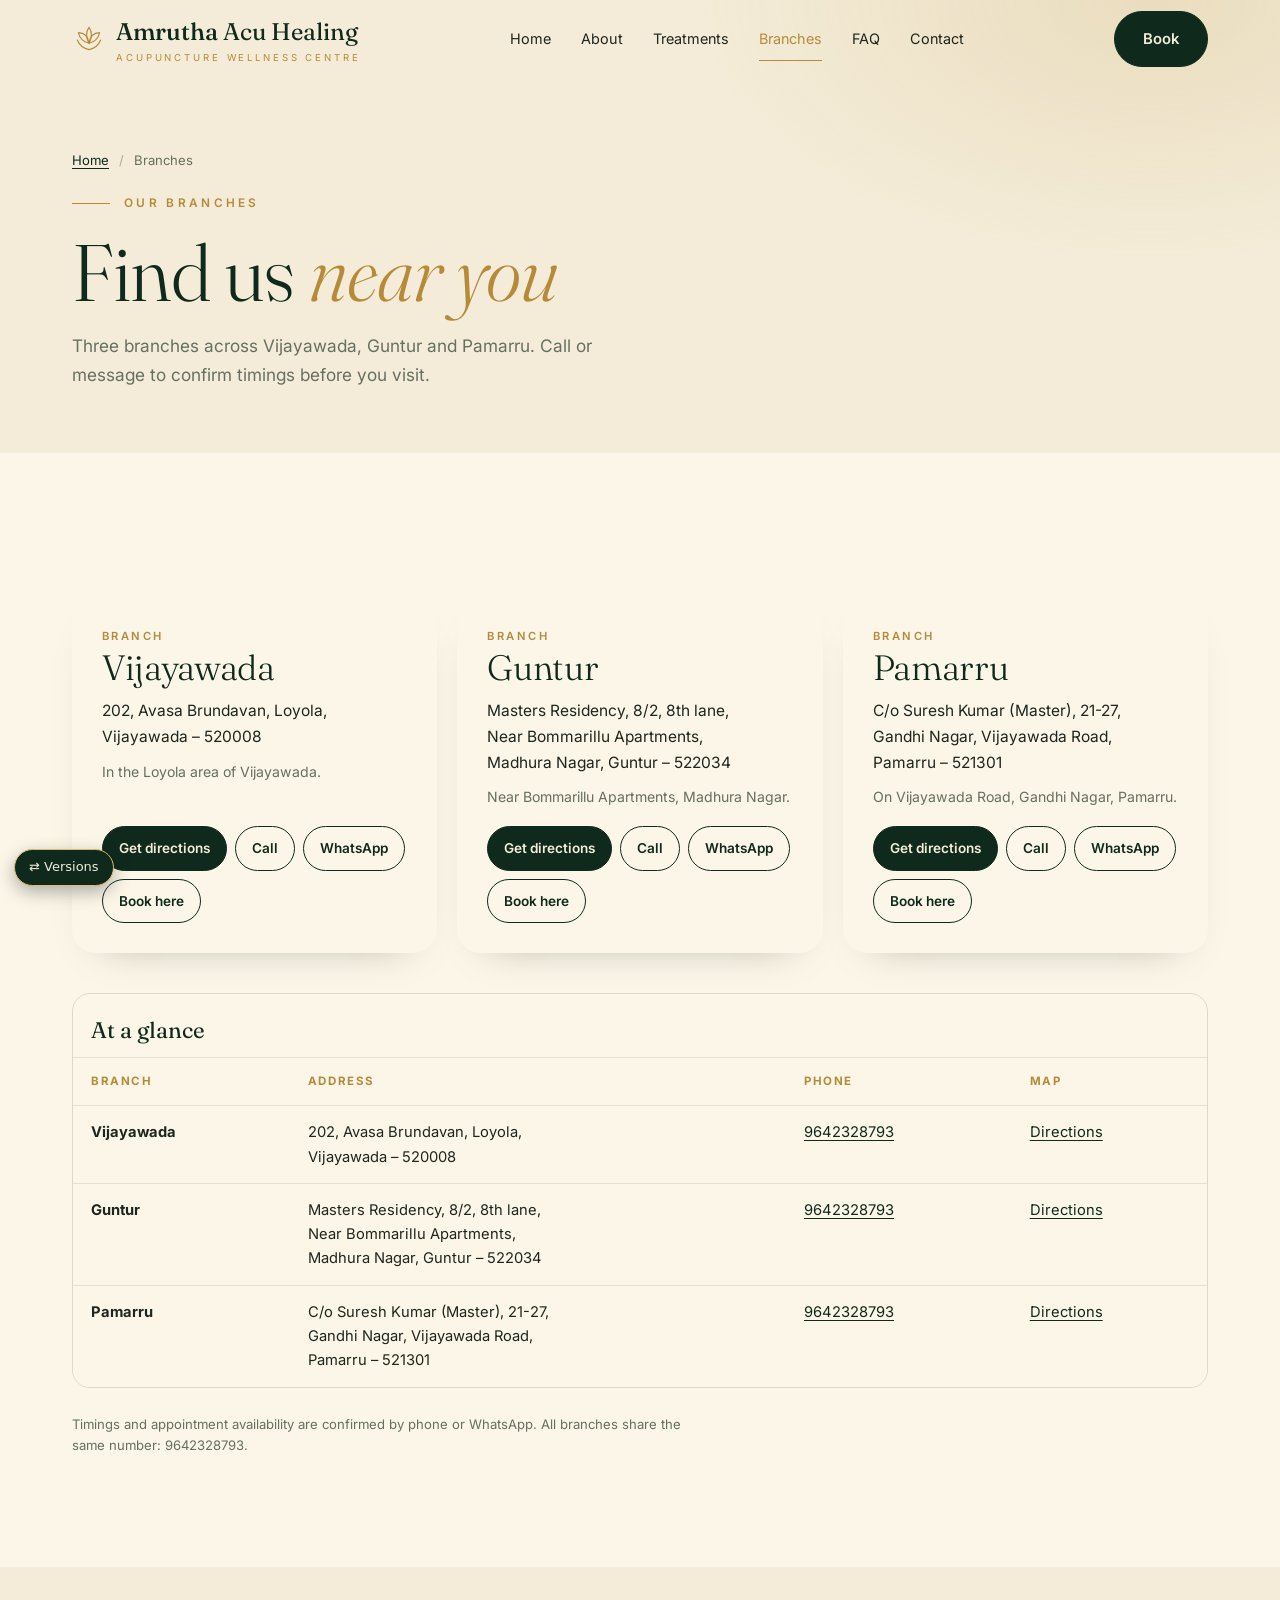
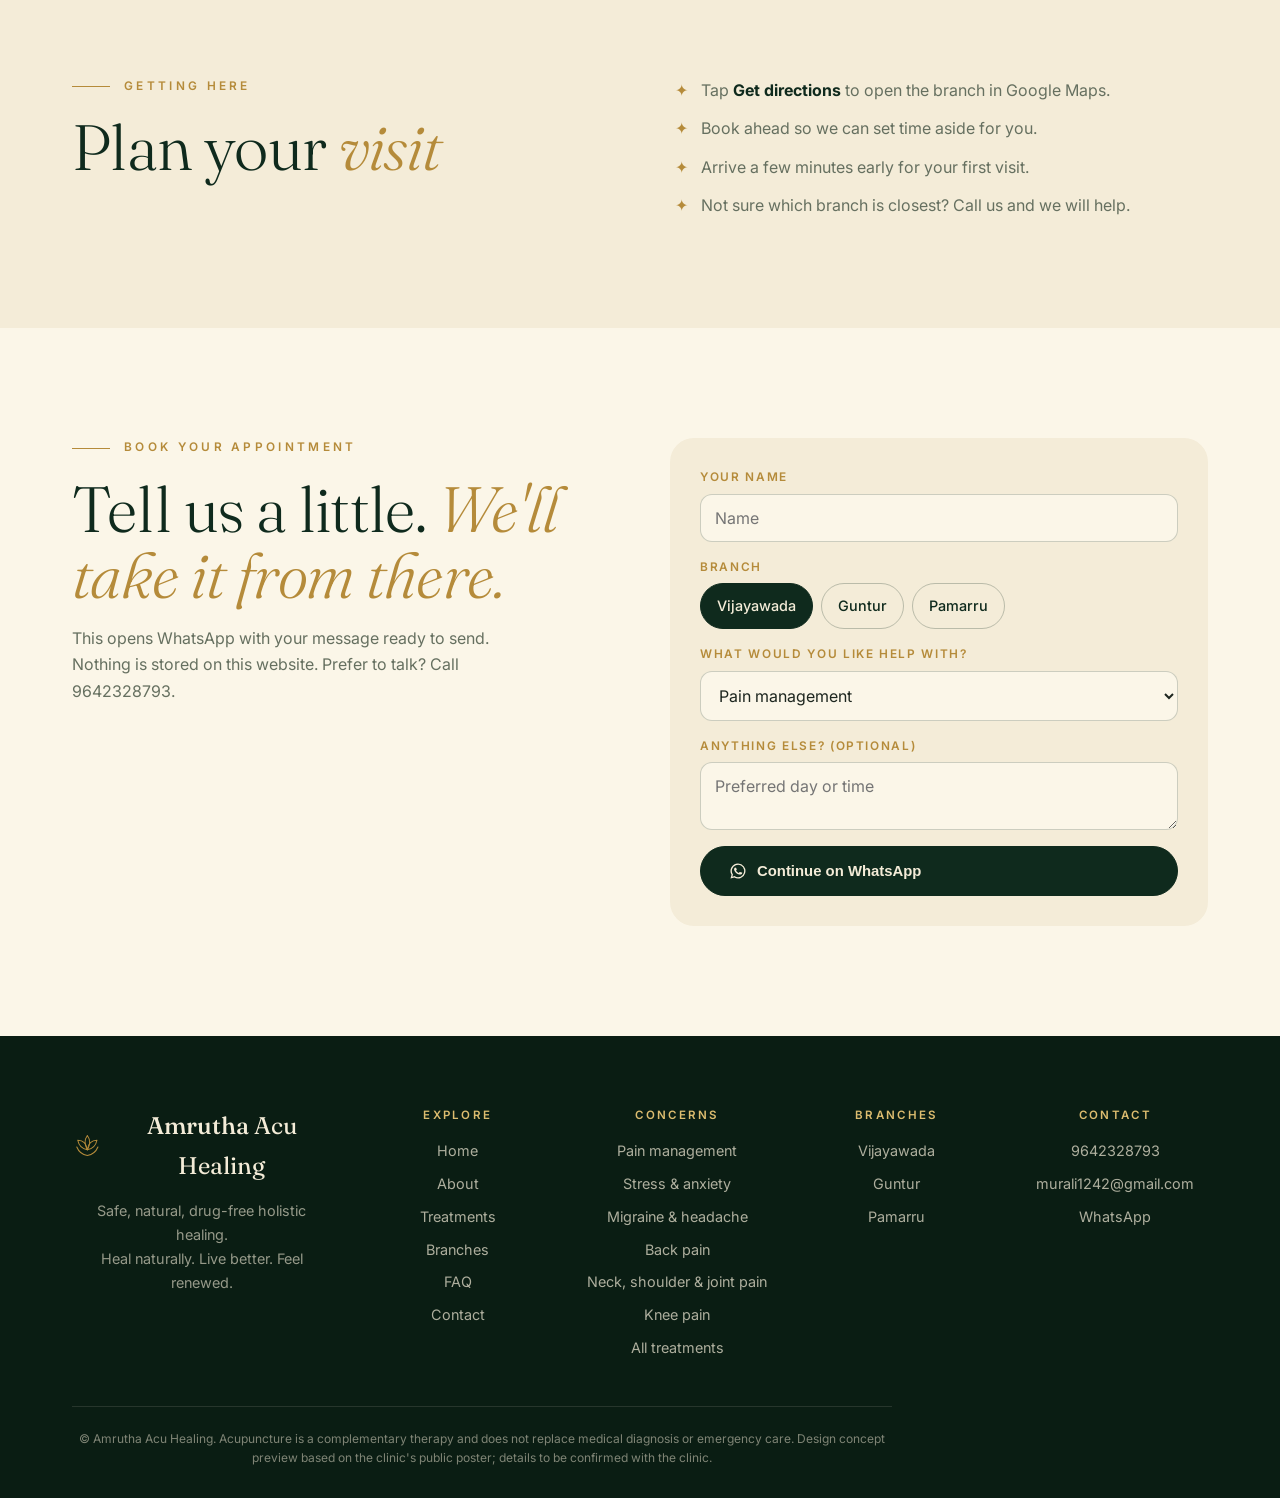
<file: v5/branches.html>
<!doctype html>
<html lang="en"><head><meta charset="utf-8"><meta name="viewport" content="width=device-width, initial-scale=1">
<title>Branches: Vijayawada, Guntur, Pamarru | Amrutha Acu Healing</title><meta name="description" content="Addresses, directions and contact details for Amrutha Acu Healing in Vijayawada (Loyola), Guntur (Madhura Nagar) and Pamarru.">
<meta property="og:title" content="Branches: Vijayawada, Guntur, Pamarru | Amrutha Acu Healing"><meta property="og:description" content="Addresses, directions and contact details for Amrutha Acu Healing in Vijayawada (Loyola), Guntur (Madhura Nagar) and Pamarru."><meta property="og:type" content="website">
<meta name="theme-color" content="#0f2a1d">
<link rel="preconnect" href="https://fonts.googleapis.com"><link rel="preconnect" href="https://fonts.gstatic.com" crossorigin>
<link href="https://fonts.googleapis.com/css2?family=Fraunces:ital,opsz,wght@0,9..144,300;0,9..144,500;1,9..144,300;1,9..144,400&family=Inter:wght@400;500;600&display=swap" rel="stylesheet">
<link rel="stylesheet" href="assets/style.css">
<script type="application/ld+json">{"@context": "https://schema.org", "@graph": [{"@type": "MedicalClinic", "name": "Amrutha Acu Healing - Vijayawada", "telephone": "+91-9642328793", "email": "murali1242@gmail.com", "medicalSpecialty": "Acupuncture", "address": {"@type": "PostalAddress", "streetAddress": "202, Avasa Brundavan, Loyola", "addressLocality": "Vijayawada", "addressRegion": "Andhra Pradesh", "postalCode": "520008", "addressCountry": "IN"}}, {"@type": "MedicalClinic", "name": "Amrutha Acu Healing - Guntur", "telephone": "+91-9642328793", "email": "murali1242@gmail.com", "medicalSpecialty": "Acupuncture", "address": {"@type": "PostalAddress", "streetAddress": "Masters Residency, 8/2, 8th lane, Near Bommarillu Apartments", "addressLocality": "Guntur", "addressRegion": "Andhra Pradesh", "postalCode": "522034", "addressCountry": "IN"}}, {"@type": "MedicalClinic", "name": "Amrutha Acu Healing - Pamarru", "telephone": "+91-9642328793", "email": "murali1242@gmail.com", "medicalSpecialty": "Acupuncture", "address": {"@type": "PostalAddress", "streetAddress": "C/o Suresh Kumar (Master), 21-27, Gandhi Nagar, Vijayawada Road", "addressLocality": "Pamarru", "addressRegion": "Andhra Pradesh", "postalCode": "521301", "addressCountry": "IN"}}]}</script>
<noscript><style>.rv{opacity:1;transform:none}</style></noscript>
<style id="vsw-css">.vsw{position:fixed;left:14px;bottom:14px;z-index:9999;font:500 13px/1.3 system-ui,sans-serif;padding:0!important;border:0!important;margin:0!important;background:none!important;width:auto!important}
.vsw>summary{font:500 13px/1.3 system-ui,sans-serif!important;letter-spacing:0!important;justify-content:flex-start!important;list-style:none;cursor:pointer;background:#0f2a1d;color:#f4ecd8;border:1px solid #dcbc6f;border-radius:999px;padding:9px 14px;box-shadow:0 6px 18px rgba(0,0,0,.3);display:inline-flex;gap:6px;align-items:center}
.vsw>summary::-webkit-details-marker{display:none}.vsw>summary::after{content:none!important;display:none!important}
.vsw[open]>summary{border-radius:14px 14px 0 0}
.vsw>div{position:absolute;bottom:100%;left:0;min-width:210px;background:#0f2a1d;border:1px solid #dcbc6f;border-radius:14px 14px 14px 0;padding:6px;box-shadow:0 10px 26px rgba(0,0,0,.35)}
.vsw a{font:500 13px/1.3 system-ui,sans-serif!important;display:block;color:#f4ecd8;text-decoration:none;padding:9px 12px;border-radius:9px}
.vsw a:hover{background:#1a3f2e}.vsw a.on{color:#dcbc6f;font-weight:700}
.vsw hr{border:0;border-top:1px solid rgba(220,188,111,.3);margin:4px 0}
@media(max-width:700px){.vsw{bottom:78px}}</style><link rel="icon" href="data:image/svg+xml,%3Csvg xmlns=%27http://www.w3.org/2000/svg%27 viewBox=%270 0 64 64%27%3E%3Ccircle cx=%2732%27 cy=%2732%27 r=%2732%27 fill=%27%230f2a1d%27/%3E%3Cg fill=%27none%27 stroke=%27%23dcbc6f%27 stroke-width=%273%27 stroke-linecap=%27round%27 stroke-linejoin=%27round%27%3E%3Cpath d=%27M32 12c5 7 5 17 0 25-5-8-5-18 0-25z%27/%3E%3Cpath d=%27M32 37c-8-2-14-8-16-16 8 0 14 5 16 16z%27/%3E%3Cpath d=%27M32 37c8-2 14-8 16-16-8 0-14 5-16 16z%27/%3E%3Cpath d=%27M14 34c4 8 10 13 18 14 8-1 14-6 18-14%27/%3E%3C/g%3E%3C/svg%3E"></head><body id="top">
<svg width="0" height="0" style="position:absolute" aria-hidden="true">
<symbol id="lotus" viewBox="0 0 64 64" fill="none" stroke="currentColor" stroke-width="2.2" stroke-linecap="round" stroke-linejoin="round"><path d="M32 10c6 8 6 20 0 30-6-10-6-22 0-30z"/><path d="M32 40C22 38 14 30 12 20c10 0 18 6 20 20z"/><path d="M32 40c10-2 18-10 20-20-10 0-18 6-20 20z"/><path d="M10 34c4 10 12 16 22 18 10-2 18-8 22-18"/></symbol>
<symbol id="wa" viewBox="0 0 24 24" fill="currentColor"><path d="M12 2a10 10 0 0 0-8.6 15.1L2 22l5-1.3A10 10 0 1 0 12 2zm0 18.2c-1.5 0-3-.4-4.2-1.2l-.3-.2-3 .8.8-2.9-.2-.3A8.2 8.2 0 1 1 12 20.2zm4.5-6.1c-.2-.1-1.5-.7-1.7-.8-.2-.1-.4-.1-.6.1l-.8 1c-.1.2-.3.2-.5.1-1.5-.7-2.5-1.3-3.4-2.9-.3-.4.3-.4.8-1.4.1-.2 0-.3 0-.5l-.8-1.8c-.2-.5-.4-.4-.6-.4h-.5c-.2 0-.5.1-.7.3-.8.8-1 1.7-.9 2.6.3 1.5 1.3 2.8 2.4 3.8 1.7 1.5 3 2 4.4 2.4.7.2 1.4.2 1.9.1.6-.1 1.7-.7 1.9-1.4.2-.6.2-1.2.2-1.3-.1-.1-.3-.2-.6-.3z"/></symbol>
<symbol id="ph" viewBox="0 0 24 24" fill="currentColor"><path d="M6.6 10.8a15 15 0 0 0 6.6 6.6l2.2-2.2a1 1 0 0 1 1-.25 11 11 0 0 0 3.5.56 1 1 0 0 1 1 1V20a1 1 0 0 1-1 1A17 17 0 0 1 3 4a1 1 0 0 1 1-1h3.5a1 1 0 0 1 1 1c0 1.2.2 2.4.56 3.5a1 1 0 0 1-.25 1z"/></symbol>
</svg>
<a class="skip" href="#main">Skip to content</a>
<header id="hd"><div class="wrap nav">
  <a class="logo" href="index.html"><svg><use href="#lotus"/></svg><span><b>Amrutha</b> Acu Healing<small>Acupuncture Wellness Centre</small></span></a>
  <ul class="menu"><li><a href="index.html">Home</a></li><li><a href="about.html">About</a></li><li><a href="treatments.html">Treatments</a></li><li><a href="branches.html" class="cur" aria-current="page">Branches</a></li><li><a href="faq.html">FAQ</a></li><li><a href="contact.html">Contact</a></li></ul>
  <a class="btn btn-fill book-btn" href="contact.html#book">Book</a>
  <button class="burger" id="burger" aria-label="Open menu" aria-expanded="false" aria-controls="drawer"><span></span><span></span><span></span></button>
</div></header>
<nav class="drawer" id="drawer" aria-label="Mobile"><a href="index.html">Home</a><a href="about.html">About</a><a href="treatments.html">Treatments</a><a href="branches.html" class="cur">Branches</a><a href="faq.html">FAQ</a><a href="contact.html">Contact</a>
  <div class="d-cta"><a class="btn btn-fill" href="tel:+919642328793">Call 9642328793</a><a class="btn btn-ghost" target="_blank" rel="noopener" href="https://wa.me/919642328793?text=Hello%2C%20I%27d%20like%20to%20book%20an%20appointment.">WhatsApp</a></div>
</nav>
<main id="main"><section class="phero"><div class="wrap"><nav class="crumbs" aria-label="Breadcrumb"><a href="index.html">Home</a><span>/</span>Branches</nav><div class="kicker">Our branches</div><h1>Find us <em>near you</em></h1><p>Three branches across Vijayawada, Guntur and Pamarru. Call or message to confirm timings before you visit.</p></div></section>
<section><div class="wrap"><div class="b-grid"><article class="bcard rv" id="vijayawada"><span class="tag">Branch</span><h3>Vijayawada</h3>
  <address>202, Avasa Brundavan, Loyola,<br>Vijayawada – 520008</address><p class="bnote">In the Loyola area of Vijayawada.</p>
  <div class="acts"><a class="btn btn-fill" target="_blank" rel="noopener" href="https://www.google.com/maps/search/?api=1&amp;query=Avasa+Brundavan+Loyola+Vijayawada+520008">Get directions</a>
  <a class="btn btn-ghost" href="tel:+919642328793">Call</a><a class="btn btn-ghost" target="_blank" rel="noopener" href="https://wa.me/919642328793?text=Hello%2C%20I%27d%20like%20to%20book%20an%20appointment%20at%20the%20Vijayawada%20branch.">WhatsApp</a><a class="btn btn-ghost" href="contact.html?branch=Vijayawada#book">Book here</a></div></article><article class="bcard rv" id="guntur"><span class="tag">Branch</span><h3>Guntur</h3>
  <address>Masters Residency, 8/2, 8th lane,<br>Near Bommarillu Apartments,<br>Madhura Nagar, Guntur – 522034</address><p class="bnote">Near Bommarillu Apartments, Madhura Nagar.</p>
  <div class="acts"><a class="btn btn-fill" target="_blank" rel="noopener" href="https://www.google.com/maps/search/?api=1&amp;query=Masters+Residency+Madhura+Nagar+Guntur+522034">Get directions</a>
  <a class="btn btn-ghost" href="tel:+919642328793">Call</a><a class="btn btn-ghost" target="_blank" rel="noopener" href="https://wa.me/919642328793?text=Hello%2C%20I%27d%20like%20to%20book%20an%20appointment%20at%20the%20Guntur%20branch.">WhatsApp</a><a class="btn btn-ghost" href="contact.html?branch=Guntur#book">Book here</a></div></article><article class="bcard rv" id="pamarru"><span class="tag">Branch</span><h3>Pamarru</h3>
  <address>C/o Suresh Kumar (Master), 21-27,<br>Gandhi Nagar, Vijayawada Road,<br>Pamarru – 521301</address><p class="bnote">On Vijayawada Road, Gandhi Nagar, Pamarru.</p>
  <div class="acts"><a class="btn btn-fill" target="_blank" rel="noopener" href="https://www.google.com/maps/search/?api=1&amp;query=Gandhi+Nagar+Vijayawada+Road+Pamarru+521301">Get directions</a>
  <a class="btn btn-ghost" href="tel:+919642328793">Call</a><a class="btn btn-ghost" target="_blank" rel="noopener" href="https://wa.me/919642328793?text=Hello%2C%20I%27d%20like%20to%20book%20an%20appointment%20at%20the%20Pamarru%20branch.">WhatsApp</a><a class="btn btn-ghost" href="contact.html?branch=Pamarru#book">Book here</a></div></article></div>
  <div class="tablewrap rv"><table class="bt"><caption>At a glance</caption><thead><tr><th>Branch</th><th>Address</th><th>Phone</th><th>Map</th></tr></thead><tbody><tr><th scope="row">Vijayawada</th><td>202, Avasa Brundavan, Loyola,<br>Vijayawada – 520008</td><td><a href="tel:+919642328793">9642328793</a></td><td><a target="_blank" rel="noopener" href="https://www.google.com/maps/search/?api=1&amp;query=Avasa+Brundavan+Loyola+Vijayawada+520008">Directions</a></td></tr><tr><th scope="row">Guntur</th><td>Masters Residency, 8/2, 8th lane,<br>Near Bommarillu Apartments,<br>Madhura Nagar, Guntur – 522034</td><td><a href="tel:+919642328793">9642328793</a></td><td><a target="_blank" rel="noopener" href="https://www.google.com/maps/search/?api=1&amp;query=Masters+Residency+Madhura+Nagar+Guntur+522034">Directions</a></td></tr><tr><th scope="row">Pamarru</th><td>C/o Suresh Kumar (Master), 21-27,<br>Gandhi Nagar, Vijayawada Road,<br>Pamarru – 521301</td><td><a href="tel:+919642328793">9642328793</a></td><td><a target="_blank" rel="noopener" href="https://www.google.com/maps/search/?api=1&amp;query=Gandhi+Nagar+Vijayawada+Road+Pamarru+521301">Directions</a></td></tr></tbody></table></div>
  <p class="disc">Timings and appointment availability are confirmed by phone or WhatsApp. All branches share the same number: 9642328793.</p></div></section>
<section class="intro"><div class="wrap two">
  <div class="rv"><div class="kicker">Getting here</div><h2>Plan your <em>visit</em></h2></div>
  <div class="rv"><ul class="plain"><li>Tap <b>Get directions</b> to open the branch in Google Maps.</li><li>Book ahead so we can set time aside for you.</li><li>Arrive a few minutes early for your first visit.</li><li>Not sure which branch is closest? Call us and we will help.</li></ul></div>
</div></section>
<section id="book" class="book"><div class="wrap bk">
  <div class="rv"><div class="kicker">Book your appointment</div><h2>Tell us a little. <em>We'll take it from there.</em></h2>
    <p class="l">This opens WhatsApp with your message ready to send. Nothing is stored on this website. Prefer to talk? Call 9642328793.</p></div>
  <form id="f">
    <label>Your name<input id="n" required autocomplete="name" placeholder="Name"></label>
    <label>Branch<div class="radios">
      <label><input type="radio" name="b" value="Vijayawada" checked><span>Vijayawada</span></label><label><input type="radio" name="b" value="Guntur"><span>Guntur</span></label><label><input type="radio" name="b" value="Pamarru"><span>Pamarru</span></label></div></label>
    <label>What would you like help with?<select id="c"></select></label>
    <label>Anything else? (optional)<textarea id="m" rows="2" placeholder="Preferred day or time"></textarea></label>
    <button class="btn btn-fill" type="submit"><svg><use href="#wa"/></svg>Continue on WhatsApp</button>
  </form>
</div></section></main>
<footer class="foot"><div class="wrap">
  <div class="f-cols">
    <div><a class="logo" href="index.html" style="color:var(--cream)"><svg><use href="#lotus"/></svg><span><b>Amrutha</b> Acu Healing</span></a>
      <p class="f-tag">Safe, natural, drug-free holistic healing.<br>Heal naturally. Live better. Feel renewed.</p></div>
    <div><h4>Explore</h4><ul><li><a href="index.html">Home</a></li><li><a href="about.html">About</a></li><li><a href="treatments.html">Treatments</a></li><li><a href="branches.html">Branches</a></li><li><a href="faq.html">FAQ</a></li><li><a href="contact.html">Contact</a></li></ul></div>
    <div><h4>Concerns</h4><ul><li><a href="treatments.html#pain">Pain management</a></li><li><a href="treatments.html#stress">Stress & anxiety</a></li><li><a href="treatments.html#migraine">Migraine & headache</a></li><li><a href="treatments.html#back">Back pain</a></li><li><a href="treatments.html#neck">Neck, shoulder & joint pain</a></li><li><a href="treatments.html#knee">Knee pain</a></li><li><a href="treatments.html">All treatments</a></li></ul></div>
    <div><h4>Branches</h4><ul><li><a href="branches.html#vijayawada">Vijayawada</a></li><li><a href="branches.html#guntur">Guntur</a></li><li><a href="branches.html#pamarru">Pamarru</a></li></ul></div>
    <div><h4>Contact</h4><ul><li><a href="tel:+919642328793">9642328793</a></li><li><a href="mailto:murali1242@gmail.com">murali1242@gmail.com</a></li><li><a target="_blank" rel="noopener" href="https://wa.me/919642328793?text=Hello%2C%20I%27d%20like%20to%20book%20an%20appointment.">WhatsApp</a></li></ul></div>
  </div>
  <p class="f-fine">© Amrutha Acu Healing. Acupuncture is a complementary therapy and does not replace medical diagnosis or emergency care. Design concept preview based on the clinic's public poster; details to be confirmed with the clinic.</p>
</div></footer>
<a class="totop" id="totop" href="#top" aria-label="Back to top">↑</a>
<div class="bar"><a class="btn btn-ghost" href="tel:+919642328793"><svg><use href="#ph"/></svg>Call</a><a class="btn btn-fill" target="_blank" rel="noopener" href="https://wa.me/919642328793?text=Hello%2C%20I%27d%20like%20to%20book%20an%20appointment."><svg><use href="#wa"/></svg>WhatsApp</a></div>
<script src="assets/site.js" defer></script>
<!--vsw--><details class="vsw"><summary>⇄ Versions</summary><div><a href="../v1/index.html">v1 · Classic</a><a href="../v2/index.html">v2 · Editorial</a><a href="../v3/index.html">v3 · Interactive</a><a href="../v4/index.html">v4 · Editorial + finder</a><a href="../v5/index.html" class="on">v5 · Full site</a><hr><a href="../index.html">All versions (main page)</a></div></details><!--/vsw-->
</body></html>
</file>
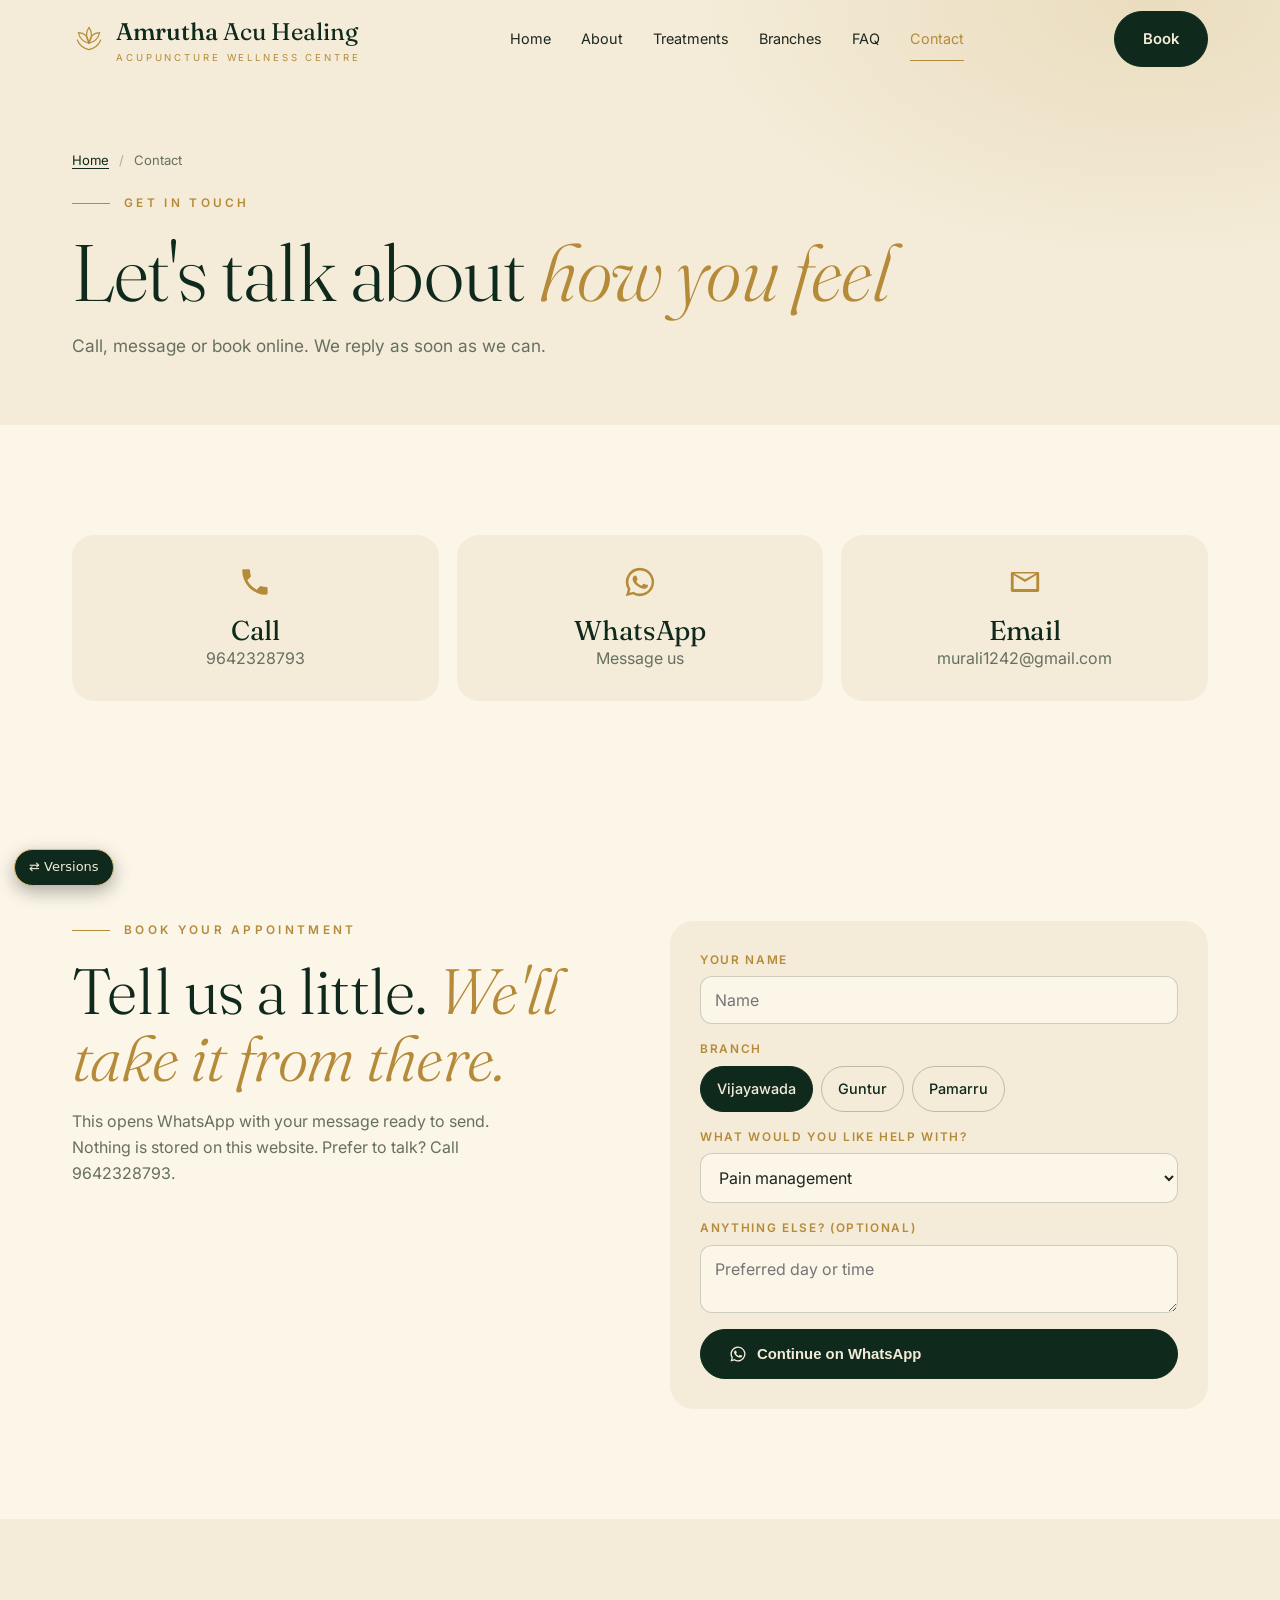
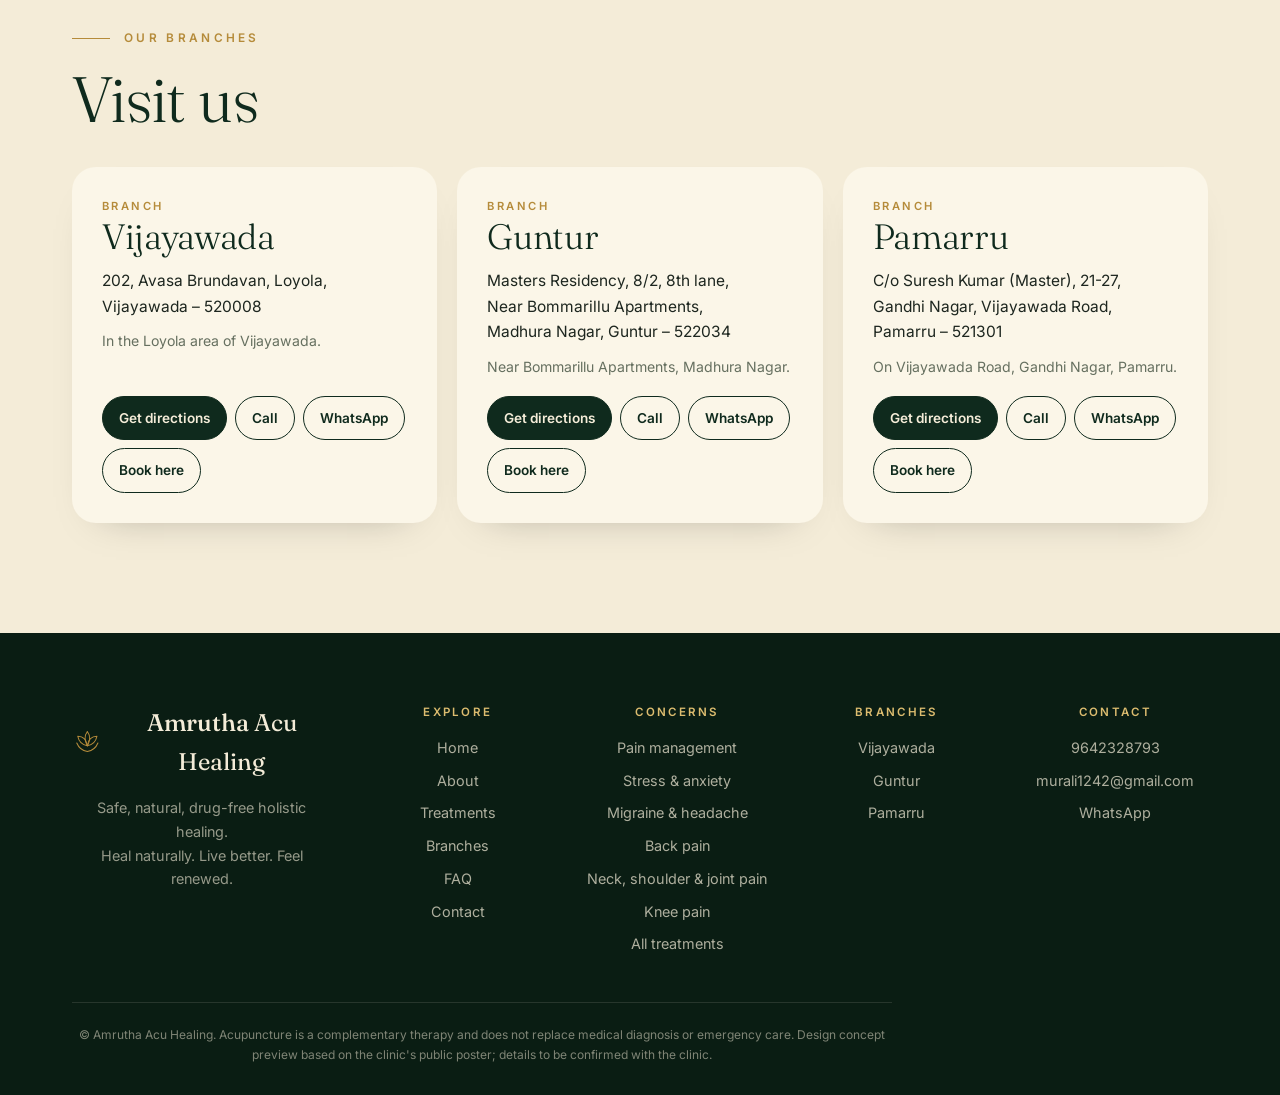
<file: v5/contact.html>
<!doctype html>
<html lang="en"><head><meta charset="utf-8"><meta name="viewport" content="width=device-width, initial-scale=1">
<title>Contact &amp; Book | Amrutha Acu Healing</title><meta name="description" content="Call, WhatsApp or email Amrutha Acu Healing, or book an appointment at the Vijayawada, Guntur or Pamarru branch.">
<meta property="og:title" content="Contact &amp; Book | Amrutha Acu Healing"><meta property="og:description" content="Call, WhatsApp or email Amrutha Acu Healing, or book an appointment at the Vijayawada, Guntur or Pamarru branch."><meta property="og:type" content="website">
<meta name="theme-color" content="#0f2a1d">
<link rel="preconnect" href="https://fonts.googleapis.com"><link rel="preconnect" href="https://fonts.gstatic.com" crossorigin>
<link href="https://fonts.googleapis.com/css2?family=Fraunces:ital,opsz,wght@0,9..144,300;0,9..144,500;1,9..144,300;1,9..144,400&family=Inter:wght@400;500;600&display=swap" rel="stylesheet">
<link rel="stylesheet" href="assets/style.css">

<noscript><style>.rv{opacity:1;transform:none}</style></noscript>
<style id="vsw-css">.vsw{position:fixed;left:14px;bottom:14px;z-index:9999;font:500 13px/1.3 system-ui,sans-serif;padding:0!important;border:0!important;margin:0!important;background:none!important;width:auto!important}
.vsw>summary{font:500 13px/1.3 system-ui,sans-serif!important;letter-spacing:0!important;justify-content:flex-start!important;list-style:none;cursor:pointer;background:#0f2a1d;color:#f4ecd8;border:1px solid #dcbc6f;border-radius:999px;padding:9px 14px;box-shadow:0 6px 18px rgba(0,0,0,.3);display:inline-flex;gap:6px;align-items:center}
.vsw>summary::-webkit-details-marker{display:none}.vsw>summary::after{content:none!important;display:none!important}
.vsw[open]>summary{border-radius:14px 14px 0 0}
.vsw>div{position:absolute;bottom:100%;left:0;min-width:210px;background:#0f2a1d;border:1px solid #dcbc6f;border-radius:14px 14px 14px 0;padding:6px;box-shadow:0 10px 26px rgba(0,0,0,.35)}
.vsw a{font:500 13px/1.3 system-ui,sans-serif!important;display:block;color:#f4ecd8;text-decoration:none;padding:9px 12px;border-radius:9px}
.vsw a:hover{background:#1a3f2e}.vsw a.on{color:#dcbc6f;font-weight:700}
.vsw hr{border:0;border-top:1px solid rgba(220,188,111,.3);margin:4px 0}
@media(max-width:700px){.vsw{bottom:78px}}</style><link rel="icon" href="data:image/svg+xml,%3Csvg xmlns=%27http://www.w3.org/2000/svg%27 viewBox=%270 0 64 64%27%3E%3Ccircle cx=%2732%27 cy=%2732%27 r=%2732%27 fill=%27%230f2a1d%27/%3E%3Cg fill=%27none%27 stroke=%27%23dcbc6f%27 stroke-width=%273%27 stroke-linecap=%27round%27 stroke-linejoin=%27round%27%3E%3Cpath d=%27M32 12c5 7 5 17 0 25-5-8-5-18 0-25z%27/%3E%3Cpath d=%27M32 37c-8-2-14-8-16-16 8 0 14 5 16 16z%27/%3E%3Cpath d=%27M32 37c8-2 14-8 16-16-8 0-14 5-16 16z%27/%3E%3Cpath d=%27M14 34c4 8 10 13 18 14 8-1 14-6 18-14%27/%3E%3C/g%3E%3C/svg%3E"></head><body id="top">
<svg width="0" height="0" style="position:absolute" aria-hidden="true">
<symbol id="lotus" viewBox="0 0 64 64" fill="none" stroke="currentColor" stroke-width="2.2" stroke-linecap="round" stroke-linejoin="round"><path d="M32 10c6 8 6 20 0 30-6-10-6-22 0-30z"/><path d="M32 40C22 38 14 30 12 20c10 0 18 6 20 20z"/><path d="M32 40c10-2 18-10 20-20-10 0-18 6-20 20z"/><path d="M10 34c4 10 12 16 22 18 10-2 18-8 22-18"/></symbol>
<symbol id="wa" viewBox="0 0 24 24" fill="currentColor"><path d="M12 2a10 10 0 0 0-8.6 15.1L2 22l5-1.3A10 10 0 1 0 12 2zm0 18.2c-1.5 0-3-.4-4.2-1.2l-.3-.2-3 .8.8-2.9-.2-.3A8.2 8.2 0 1 1 12 20.2zm4.5-6.1c-.2-.1-1.5-.7-1.7-.8-.2-.1-.4-.1-.6.1l-.8 1c-.1.2-.3.2-.5.1-1.5-.7-2.5-1.3-3.4-2.9-.3-.4.3-.4.8-1.4.1-.2 0-.3 0-.5l-.8-1.8c-.2-.5-.4-.4-.6-.4h-.5c-.2 0-.5.1-.7.3-.8.8-1 1.7-.9 2.6.3 1.5 1.3 2.8 2.4 3.8 1.7 1.5 3 2 4.4 2.4.7.2 1.4.2 1.9.1.6-.1 1.7-.7 1.9-1.4.2-.6.2-1.2.2-1.3-.1-.1-.3-.2-.6-.3z"/></symbol>
<symbol id="ph" viewBox="0 0 24 24" fill="currentColor"><path d="M6.6 10.8a15 15 0 0 0 6.6 6.6l2.2-2.2a1 1 0 0 1 1-.25 11 11 0 0 0 3.5.56 1 1 0 0 1 1 1V20a1 1 0 0 1-1 1A17 17 0 0 1 3 4a1 1 0 0 1 1-1h3.5a1 1 0 0 1 1 1c0 1.2.2 2.4.56 3.5a1 1 0 0 1-.25 1z"/></symbol>
</svg>
<a class="skip" href="#main">Skip to content</a>
<header id="hd"><div class="wrap nav">
  <a class="logo" href="index.html"><svg><use href="#lotus"/></svg><span><b>Amrutha</b> Acu Healing<small>Acupuncture Wellness Centre</small></span></a>
  <ul class="menu"><li><a href="index.html">Home</a></li><li><a href="about.html">About</a></li><li><a href="treatments.html">Treatments</a></li><li><a href="branches.html">Branches</a></li><li><a href="faq.html">FAQ</a></li><li><a href="contact.html" class="cur" aria-current="page">Contact</a></li></ul>
  <a class="btn btn-fill book-btn" href="contact.html#book">Book</a>
  <button class="burger" id="burger" aria-label="Open menu" aria-expanded="false" aria-controls="drawer"><span></span><span></span><span></span></button>
</div></header>
<nav class="drawer" id="drawer" aria-label="Mobile"><a href="index.html">Home</a><a href="about.html">About</a><a href="treatments.html">Treatments</a><a href="branches.html">Branches</a><a href="faq.html">FAQ</a><a href="contact.html" class="cur">Contact</a>
  <div class="d-cta"><a class="btn btn-fill" href="tel:+919642328793">Call 9642328793</a><a class="btn btn-ghost" target="_blank" rel="noopener" href="https://wa.me/919642328793?text=Hello%2C%20I%27d%20like%20to%20book%20an%20appointment.">WhatsApp</a></div>
</nav>
<main id="main"><section class="phero"><div class="wrap"><nav class="crumbs" aria-label="Breadcrumb"><a href="index.html">Home</a><span>/</span>Contact</nav><div class="kicker">Get in touch</div><h1>Let's talk about <em>how you feel</em></h1><p>Call, message or book online. We reply as soon as we can.</p></div></section>
<section><div class="wrap"><div class="c-cards">
  <a class="ccard rv" href="tel:+919642328793"><svg><use href="#ph"/></svg><h3>Call</h3><p>9642328793</p></a>
  <a class="ccard rv" target="_blank" rel="noopener" href="https://wa.me/919642328793?text=Hello%2C%20I%27d%20like%20to%20book%20an%20appointment."><svg><use href="#wa"/></svg><h3>WhatsApp</h3><p>Message us</p></a>
  <a class="ccard rv" href="mailto:murali1242@gmail.com"><svg viewBox="0 0 24 24" fill="currentColor"><path d="M3 5h18a1 1 0 0 1 1 1v12a1 1 0 0 1-1 1H3a1 1 0 0 1-1-1V6a1 1 0 0 1 1-1zm9 7L4 7v10h16V7l-8 5zm0-2l7.5-4h-15L12 10z"/></svg><h3>Email</h3><p>murali1242@gmail.com</p></a>
</div></div></section>
<section id="book" class="book"><div class="wrap bk">
  <div class="rv"><div class="kicker">Book your appointment</div><h2>Tell us a little. <em>We'll take it from there.</em></h2>
    <p class="l">This opens WhatsApp with your message ready to send. Nothing is stored on this website. Prefer to talk? Call 9642328793.</p></div>
  <form id="f">
    <label>Your name<input id="n" required autocomplete="name" placeholder="Name"></label>
    <label>Branch<div class="radios">
      <label><input type="radio" name="b" value="Vijayawada" checked><span>Vijayawada</span></label><label><input type="radio" name="b" value="Guntur"><span>Guntur</span></label><label><input type="radio" name="b" value="Pamarru"><span>Pamarru</span></label></div></label>
    <label>What would you like help with?<select id="c"></select></label>
    <label>Anything else? (optional)<textarea id="m" rows="2" placeholder="Preferred day or time"></textarea></label>
    <button class="btn btn-fill" type="submit"><svg><use href="#wa"/></svg>Continue on WhatsApp</button>
  </form>
</div></section>
<section class="branches"><div class="wrap"><div class="kicker">Our branches</div><h2 class="rv">Visit us</h2><div class="b-grid"><article class="bcard rv" id="vijayawada"><span class="tag">Branch</span><h3>Vijayawada</h3>
  <address>202, Avasa Brundavan, Loyola,<br>Vijayawada – 520008</address><p class="bnote">In the Loyola area of Vijayawada.</p>
  <div class="acts"><a class="btn btn-fill" target="_blank" rel="noopener" href="https://www.google.com/maps/search/?api=1&amp;query=Avasa+Brundavan+Loyola+Vijayawada+520008">Get directions</a>
  <a class="btn btn-ghost" href="tel:+919642328793">Call</a><a class="btn btn-ghost" target="_blank" rel="noopener" href="https://wa.me/919642328793?text=Hello%2C%20I%27d%20like%20to%20book%20an%20appointment%20at%20the%20Vijayawada%20branch.">WhatsApp</a><a class="btn btn-ghost" href="contact.html?branch=Vijayawada#book">Book here</a></div></article><article class="bcard rv" id="guntur"><span class="tag">Branch</span><h3>Guntur</h3>
  <address>Masters Residency, 8/2, 8th lane,<br>Near Bommarillu Apartments,<br>Madhura Nagar, Guntur – 522034</address><p class="bnote">Near Bommarillu Apartments, Madhura Nagar.</p>
  <div class="acts"><a class="btn btn-fill" target="_blank" rel="noopener" href="https://www.google.com/maps/search/?api=1&amp;query=Masters+Residency+Madhura+Nagar+Guntur+522034">Get directions</a>
  <a class="btn btn-ghost" href="tel:+919642328793">Call</a><a class="btn btn-ghost" target="_blank" rel="noopener" href="https://wa.me/919642328793?text=Hello%2C%20I%27d%20like%20to%20book%20an%20appointment%20at%20the%20Guntur%20branch.">WhatsApp</a><a class="btn btn-ghost" href="contact.html?branch=Guntur#book">Book here</a></div></article><article class="bcard rv" id="pamarru"><span class="tag">Branch</span><h3>Pamarru</h3>
  <address>C/o Suresh Kumar (Master), 21-27,<br>Gandhi Nagar, Vijayawada Road,<br>Pamarru – 521301</address><p class="bnote">On Vijayawada Road, Gandhi Nagar, Pamarru.</p>
  <div class="acts"><a class="btn btn-fill" target="_blank" rel="noopener" href="https://www.google.com/maps/search/?api=1&amp;query=Gandhi+Nagar+Vijayawada+Road+Pamarru+521301">Get directions</a>
  <a class="btn btn-ghost" href="tel:+919642328793">Call</a><a class="btn btn-ghost" target="_blank" rel="noopener" href="https://wa.me/919642328793?text=Hello%2C%20I%27d%20like%20to%20book%20an%20appointment%20at%20the%20Pamarru%20branch.">WhatsApp</a><a class="btn btn-ghost" href="contact.html?branch=Pamarru#book">Book here</a></div></article></div></div></section></main>
<footer class="foot"><div class="wrap">
  <div class="f-cols">
    <div><a class="logo" href="index.html" style="color:var(--cream)"><svg><use href="#lotus"/></svg><span><b>Amrutha</b> Acu Healing</span></a>
      <p class="f-tag">Safe, natural, drug-free holistic healing.<br>Heal naturally. Live better. Feel renewed.</p></div>
    <div><h4>Explore</h4><ul><li><a href="index.html">Home</a></li><li><a href="about.html">About</a></li><li><a href="treatments.html">Treatments</a></li><li><a href="branches.html">Branches</a></li><li><a href="faq.html">FAQ</a></li><li><a href="contact.html">Contact</a></li></ul></div>
    <div><h4>Concerns</h4><ul><li><a href="treatments.html#pain">Pain management</a></li><li><a href="treatments.html#stress">Stress & anxiety</a></li><li><a href="treatments.html#migraine">Migraine & headache</a></li><li><a href="treatments.html#back">Back pain</a></li><li><a href="treatments.html#neck">Neck, shoulder & joint pain</a></li><li><a href="treatments.html#knee">Knee pain</a></li><li><a href="treatments.html">All treatments</a></li></ul></div>
    <div><h4>Branches</h4><ul><li><a href="branches.html#vijayawada">Vijayawada</a></li><li><a href="branches.html#guntur">Guntur</a></li><li><a href="branches.html#pamarru">Pamarru</a></li></ul></div>
    <div><h4>Contact</h4><ul><li><a href="tel:+919642328793">9642328793</a></li><li><a href="mailto:murali1242@gmail.com">murali1242@gmail.com</a></li><li><a target="_blank" rel="noopener" href="https://wa.me/919642328793?text=Hello%2C%20I%27d%20like%20to%20book%20an%20appointment.">WhatsApp</a></li></ul></div>
  </div>
  <p class="f-fine">© Amrutha Acu Healing. Acupuncture is a complementary therapy and does not replace medical diagnosis or emergency care. Design concept preview based on the clinic's public poster; details to be confirmed with the clinic.</p>
</div></footer>
<a class="totop" id="totop" href="#top" aria-label="Back to top">↑</a>
<div class="bar"><a class="btn btn-ghost" href="tel:+919642328793"><svg><use href="#ph"/></svg>Call</a><a class="btn btn-fill" target="_blank" rel="noopener" href="https://wa.me/919642328793?text=Hello%2C%20I%27d%20like%20to%20book%20an%20appointment."><svg><use href="#wa"/></svg>WhatsApp</a></div>
<script src="assets/site.js" defer></script>
<!--vsw--><details class="vsw"><summary>⇄ Versions</summary><div><a href="../v1/index.html">v1 · Classic</a><a href="../v2/index.html">v2 · Editorial</a><a href="../v3/index.html">v3 · Interactive</a><a href="../v4/index.html">v4 · Editorial + finder</a><a href="../v5/index.html" class="on">v5 · Full site</a><hr><a href="../index.html">All versions (main page)</a></div></details><!--/vsw-->
</body></html>
</file>
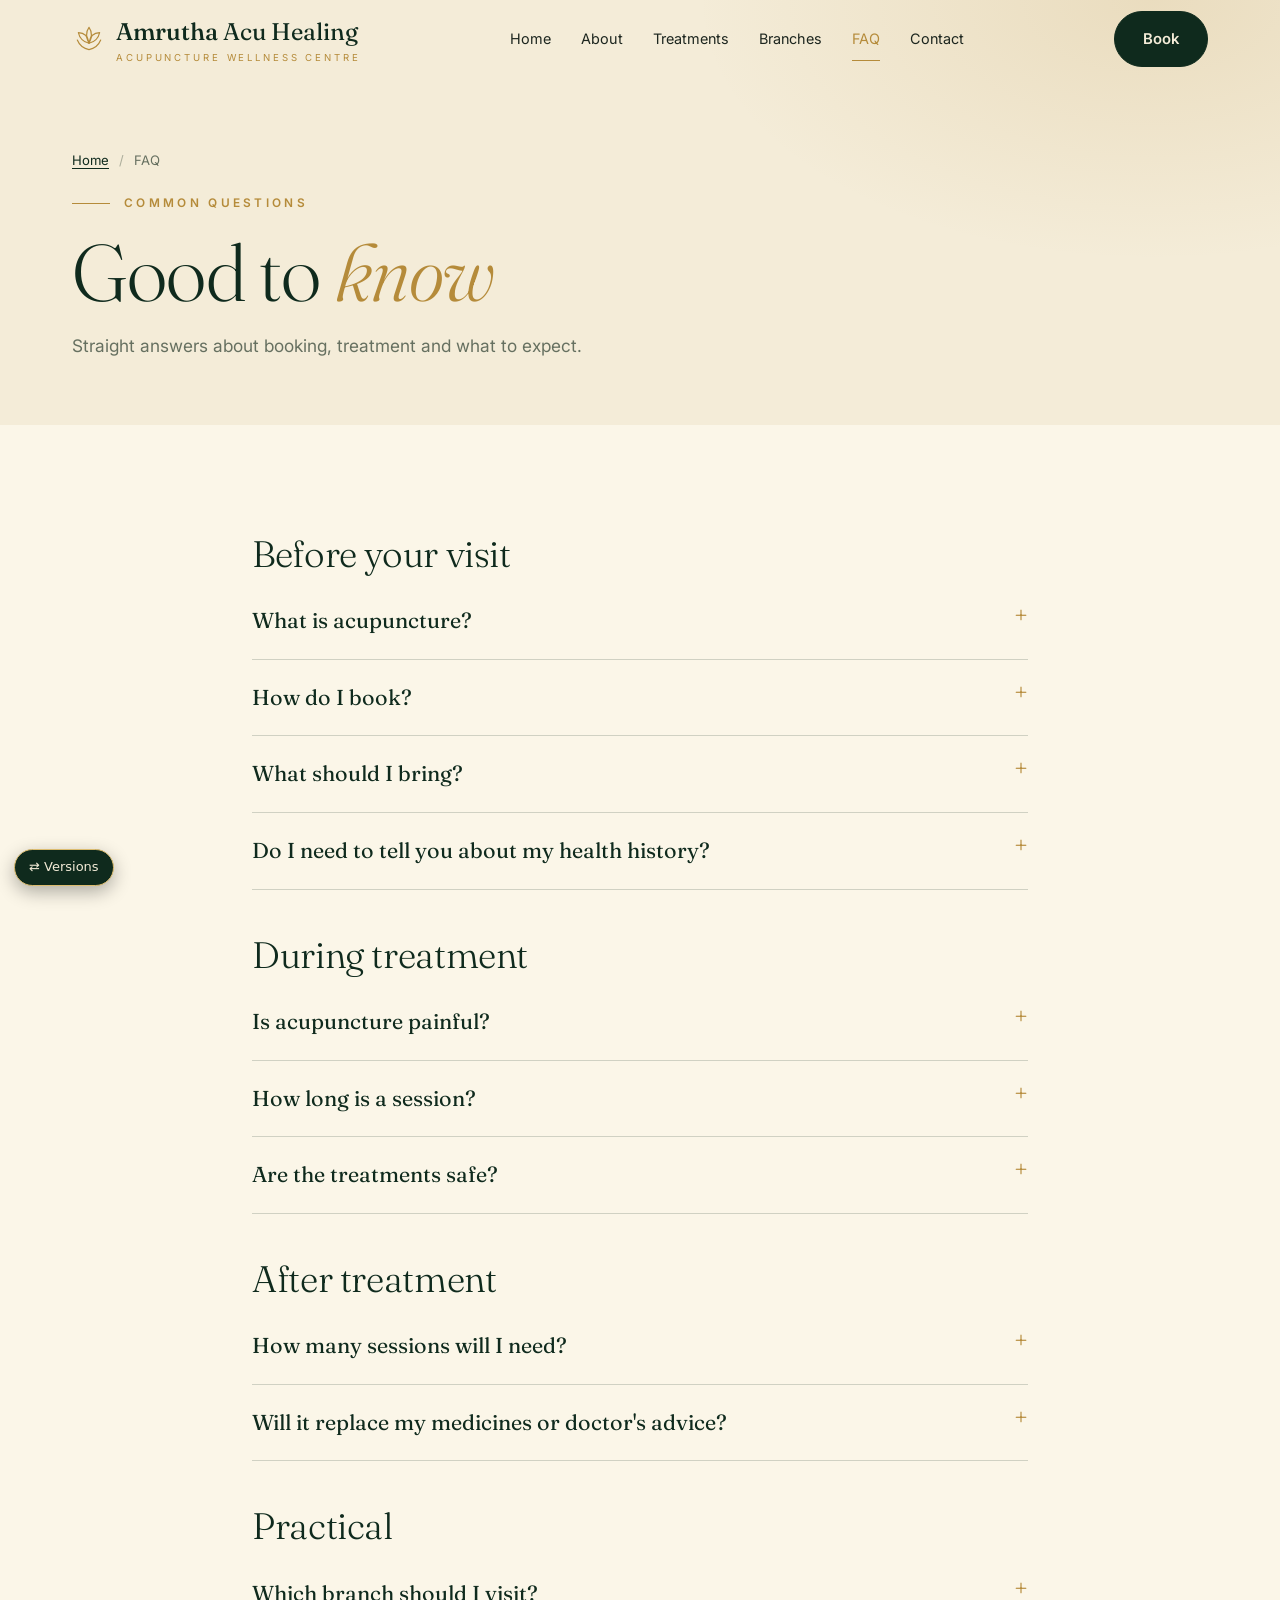
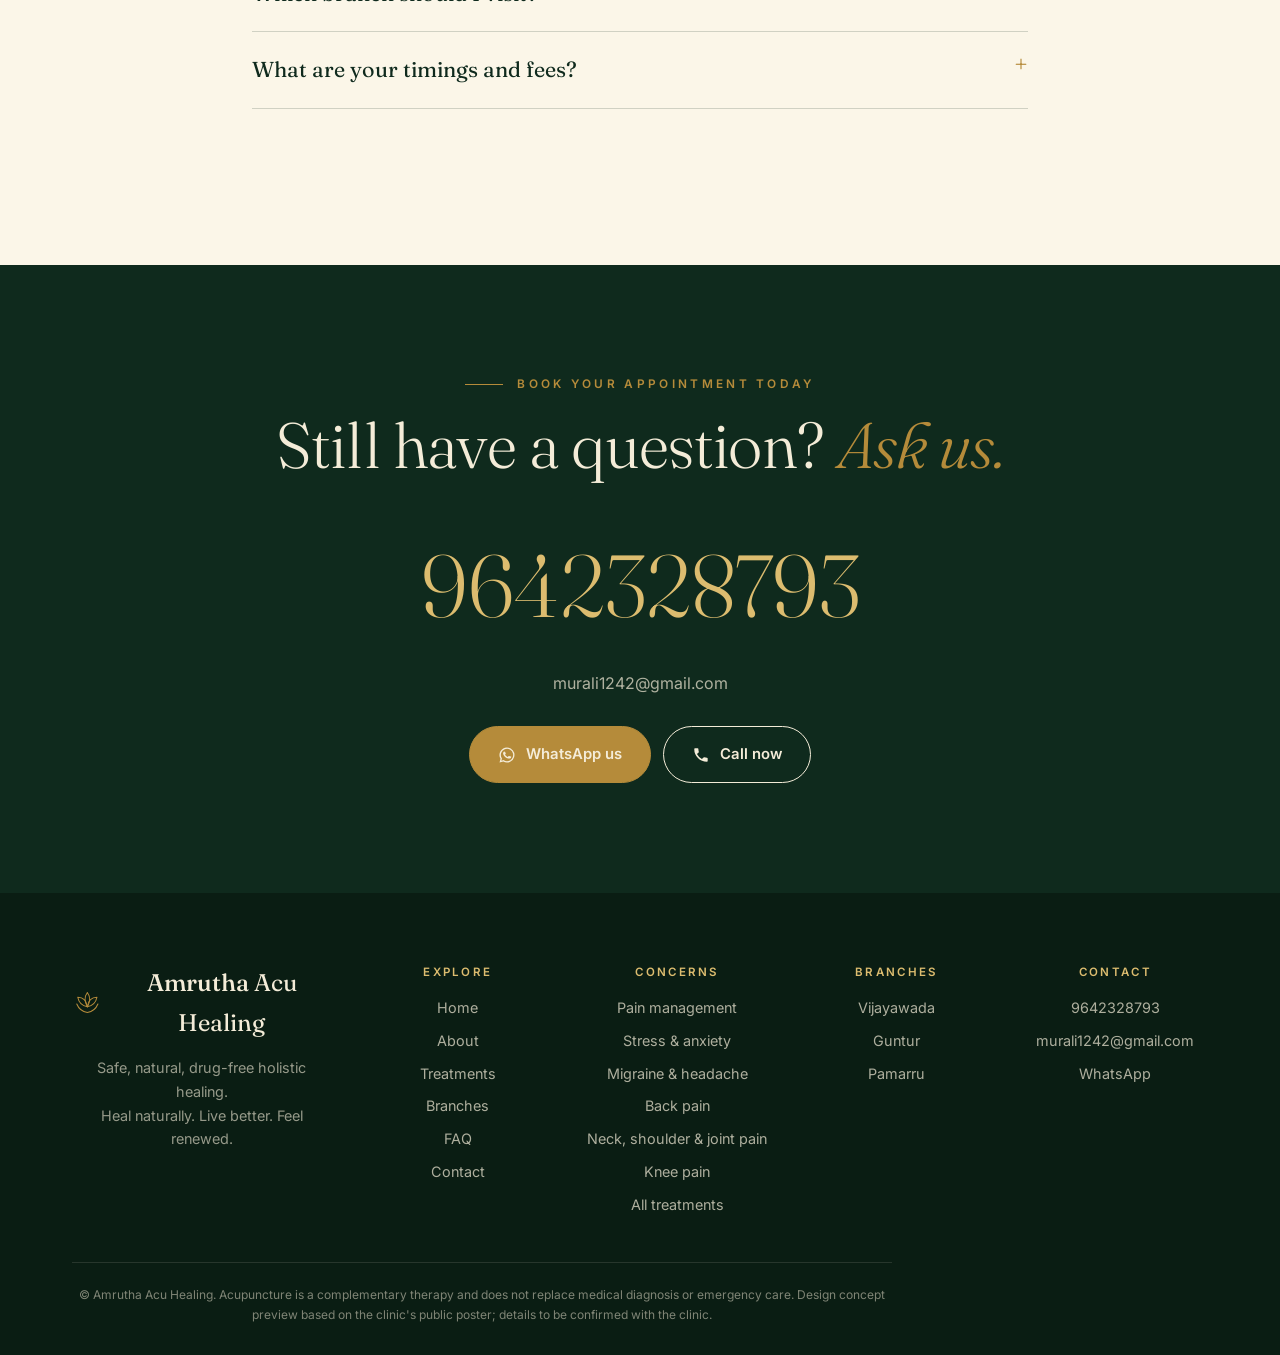
<file: v5/faq.html>
<!doctype html>
<html lang="en"><head><meta charset="utf-8"><meta name="viewport" content="width=device-width, initial-scale=1">
<title>FAQ | Amrutha Acu Healing</title><meta name="description" content="Answers to common questions about acupuncture, booking and what to expect at Amrutha Acu Healing.">
<meta property="og:title" content="FAQ | Amrutha Acu Healing"><meta property="og:description" content="Answers to common questions about acupuncture, booking and what to expect at Amrutha Acu Healing."><meta property="og:type" content="website">
<meta name="theme-color" content="#0f2a1d">
<link rel="preconnect" href="https://fonts.googleapis.com"><link rel="preconnect" href="https://fonts.gstatic.com" crossorigin>
<link href="https://fonts.googleapis.com/css2?family=Fraunces:ital,opsz,wght@0,9..144,300;0,9..144,500;1,9..144,300;1,9..144,400&family=Inter:wght@400;500;600&display=swap" rel="stylesheet">
<link rel="stylesheet" href="assets/style.css">

<noscript><style>.rv{opacity:1;transform:none}</style></noscript>
<style id="vsw-css">.vsw{position:fixed;left:14px;bottom:14px;z-index:9999;font:500 13px/1.3 system-ui,sans-serif;padding:0!important;border:0!important;margin:0!important;background:none!important;width:auto!important}
.vsw>summary{font:500 13px/1.3 system-ui,sans-serif!important;letter-spacing:0!important;justify-content:flex-start!important;list-style:none;cursor:pointer;background:#0f2a1d;color:#f4ecd8;border:1px solid #dcbc6f;border-radius:999px;padding:9px 14px;box-shadow:0 6px 18px rgba(0,0,0,.3);display:inline-flex;gap:6px;align-items:center}
.vsw>summary::-webkit-details-marker{display:none}.vsw>summary::after{content:none!important;display:none!important}
.vsw[open]>summary{border-radius:14px 14px 0 0}
.vsw>div{position:absolute;bottom:100%;left:0;min-width:210px;background:#0f2a1d;border:1px solid #dcbc6f;border-radius:14px 14px 14px 0;padding:6px;box-shadow:0 10px 26px rgba(0,0,0,.35)}
.vsw a{font:500 13px/1.3 system-ui,sans-serif!important;display:block;color:#f4ecd8;text-decoration:none;padding:9px 12px;border-radius:9px}
.vsw a:hover{background:#1a3f2e}.vsw a.on{color:#dcbc6f;font-weight:700}
.vsw hr{border:0;border-top:1px solid rgba(220,188,111,.3);margin:4px 0}
@media(max-width:700px){.vsw{bottom:78px}}</style><link rel="icon" href="data:image/svg+xml,%3Csvg xmlns=%27http://www.w3.org/2000/svg%27 viewBox=%270 0 64 64%27%3E%3Ccircle cx=%2732%27 cy=%2732%27 r=%2732%27 fill=%27%230f2a1d%27/%3E%3Cg fill=%27none%27 stroke=%27%23dcbc6f%27 stroke-width=%273%27 stroke-linecap=%27round%27 stroke-linejoin=%27round%27%3E%3Cpath d=%27M32 12c5 7 5 17 0 25-5-8-5-18 0-25z%27/%3E%3Cpath d=%27M32 37c-8-2-14-8-16-16 8 0 14 5 16 16z%27/%3E%3Cpath d=%27M32 37c8-2 14-8 16-16-8 0-14 5-16 16z%27/%3E%3Cpath d=%27M14 34c4 8 10 13 18 14 8-1 14-6 18-14%27/%3E%3C/g%3E%3C/svg%3E"></head><body id="top">
<svg width="0" height="0" style="position:absolute" aria-hidden="true">
<symbol id="lotus" viewBox="0 0 64 64" fill="none" stroke="currentColor" stroke-width="2.2" stroke-linecap="round" stroke-linejoin="round"><path d="M32 10c6 8 6 20 0 30-6-10-6-22 0-30z"/><path d="M32 40C22 38 14 30 12 20c10 0 18 6 20 20z"/><path d="M32 40c10-2 18-10 20-20-10 0-18 6-20 20z"/><path d="M10 34c4 10 12 16 22 18 10-2 18-8 22-18"/></symbol>
<symbol id="wa" viewBox="0 0 24 24" fill="currentColor"><path d="M12 2a10 10 0 0 0-8.6 15.1L2 22l5-1.3A10 10 0 1 0 12 2zm0 18.2c-1.5 0-3-.4-4.2-1.2l-.3-.2-3 .8.8-2.9-.2-.3A8.2 8.2 0 1 1 12 20.2zm4.5-6.1c-.2-.1-1.5-.7-1.7-.8-.2-.1-.4-.1-.6.1l-.8 1c-.1.2-.3.2-.5.1-1.5-.7-2.5-1.3-3.4-2.9-.3-.4.3-.4.8-1.4.1-.2 0-.3 0-.5l-.8-1.8c-.2-.5-.4-.4-.6-.4h-.5c-.2 0-.5.1-.7.3-.8.8-1 1.7-.9 2.6.3 1.5 1.3 2.8 2.4 3.8 1.7 1.5 3 2 4.4 2.4.7.2 1.4.2 1.9.1.6-.1 1.7-.7 1.9-1.4.2-.6.2-1.2.2-1.3-.1-.1-.3-.2-.6-.3z"/></symbol>
<symbol id="ph" viewBox="0 0 24 24" fill="currentColor"><path d="M6.6 10.8a15 15 0 0 0 6.6 6.6l2.2-2.2a1 1 0 0 1 1-.25 11 11 0 0 0 3.5.56 1 1 0 0 1 1 1V20a1 1 0 0 1-1 1A17 17 0 0 1 3 4a1 1 0 0 1 1-1h3.5a1 1 0 0 1 1 1c0 1.2.2 2.4.56 3.5a1 1 0 0 1-.25 1z"/></symbol>
</svg>
<a class="skip" href="#main">Skip to content</a>
<header id="hd"><div class="wrap nav">
  <a class="logo" href="index.html"><svg><use href="#lotus"/></svg><span><b>Amrutha</b> Acu Healing<small>Acupuncture Wellness Centre</small></span></a>
  <ul class="menu"><li><a href="index.html">Home</a></li><li><a href="about.html">About</a></li><li><a href="treatments.html">Treatments</a></li><li><a href="branches.html">Branches</a></li><li><a href="faq.html" class="cur" aria-current="page">FAQ</a></li><li><a href="contact.html">Contact</a></li></ul>
  <a class="btn btn-fill book-btn" href="contact.html#book">Book</a>
  <button class="burger" id="burger" aria-label="Open menu" aria-expanded="false" aria-controls="drawer"><span></span><span></span><span></span></button>
</div></header>
<nav class="drawer" id="drawer" aria-label="Mobile"><a href="index.html">Home</a><a href="about.html">About</a><a href="treatments.html">Treatments</a><a href="branches.html">Branches</a><a href="faq.html" class="cur">FAQ</a><a href="contact.html">Contact</a>
  <div class="d-cta"><a class="btn btn-fill" href="tel:+919642328793">Call 9642328793</a><a class="btn btn-ghost" target="_blank" rel="noopener" href="https://wa.me/919642328793?text=Hello%2C%20I%27d%20like%20to%20book%20an%20appointment.">WhatsApp</a></div>
</nav>
<main id="main"><section class="phero"><div class="wrap"><nav class="crumbs" aria-label="Breadcrumb"><a href="index.html">Home</a><span>/</span>FAQ</nav><div class="kicker">Common questions</div><h1>Good to <em>know</em></h1><p>Straight answers about booking, treatment and what to expect.</p></div></section>
<section><div class="wrap faqwrap"><div class="fgroup rv"><h2>Before your visit</h2><details><summary>What is acupuncture?</summary><p>Acupuncture is a traditional therapy in which fine needles are placed at specific points on the body. People often use it alongside other care for pain, stress, sleep and general wellbeing.</p></details><details><summary>How do I book?</summary><p>Call 9642328793, message us on WhatsApp, or use the booking form on this website. Tell us your preferred branch and what you would like help with.</p></details><details><summary>What should I bring?</summary><p>Any previous medical reports or scans, and a list of medicines you take. Wear loose, comfortable clothing.</p></details><details><summary>Do I need to tell you about my health history?</summary><p>Yes. Please mention medical conditions, medicines, allergies and pregnancy so your treatment can be planned safely.</p></details></div><div class="fgroup rv"><h2>During treatment</h2><details><summary>Is acupuncture painful?</summary><p>Most people feel little more than a light sensation. Your practitioner will explain what to expect, and you can speak up at any time.</p></details><details><summary>How long is a session?</summary><p>Please ask when you book. Your practitioner will confirm the length for your visit.</p></details><details><summary>Are the treatments safe?</summary><p>Acupuncture is generally considered safe when done by a trained practitioner. We use a careful, personalised approach, and you should tell us about anything that may affect your care.</p></details></div><div class="fgroup rv"><h2>After treatment</h2><details><summary>How many sessions will I need?</summary><p>It depends on you and your concern. Your practitioner will discuss a suggested plan after your first consultation, and review it as you go.</p></details><details><summary>Will it replace my medicines or doctor's advice?</summary><p>No. Acupuncture is a complementary therapy. Please continue medical care and follow your doctor's advice.</p></details></div><div class="fgroup rv"><h2>Practical</h2><details><summary>Which branch should I visit?</summary><p>Any of our three branches: Vijayawada (Loyola), Guntur (Madhura Nagar) or Pamarru (Gandhi Nagar). Choose the one closest to you.</p></details><details><summary>What are your timings and fees?</summary><p>Please call or message us for current timings and fees. They are confirmed when you book.</p></details></div></div></section>
<script type="application/ld+json">{"@context": "https://schema.org", "@type": "FAQPage", "mainEntity": [{"@type": "Question", "name": "What is acupuncture?", "acceptedAnswer": {"@type": "Answer", "text": "Acupuncture is a traditional therapy in which fine needles are placed at specific points on the body. People often use it alongside other care for pain, stress, sleep and general wellbeing."}}, {"@type": "Question", "name": "How do I book?", "acceptedAnswer": {"@type": "Answer", "text": "Call 9642328793, message us on WhatsApp, or use the booking form on this website. Tell us your preferred branch and what you would like help with."}}, {"@type": "Question", "name": "What should I bring?", "acceptedAnswer": {"@type": "Answer", "text": "Any previous medical reports or scans, and a list of medicines you take. Wear loose, comfortable clothing."}}, {"@type": "Question", "name": "Do I need to tell you about my health history?", "acceptedAnswer": {"@type": "Answer", "text": "Yes. Please mention medical conditions, medicines, allergies and pregnancy so your treatment can be planned safely."}}, {"@type": "Question", "name": "Is acupuncture painful?", "acceptedAnswer": {"@type": "Answer", "text": "Most people feel little more than a light sensation. Your practitioner will explain what to expect, and you can speak up at any time."}}, {"@type": "Question", "name": "How long is a session?", "acceptedAnswer": {"@type": "Answer", "text": "Please ask when you book. Your practitioner will confirm the length for your visit."}}, {"@type": "Question", "name": "Are the treatments safe?", "acceptedAnswer": {"@type": "Answer", "text": "Acupuncture is generally considered safe when done by a trained practitioner. We use a careful, personalised approach, and you should tell us about anything that may affect your care."}}, {"@type": "Question", "name": "How many sessions will I need?", "acceptedAnswer": {"@type": "Answer", "text": "It depends on you and your concern. Your practitioner will discuss a suggested plan after your first consultation, and review it as you go."}}, {"@type": "Question", "name": "Will it replace my medicines or doctor's advice?", "acceptedAnswer": {"@type": "Answer", "text": "No. Acupuncture is a complementary therapy. Please continue medical care and follow your doctor's advice."}}, {"@type": "Question", "name": "Which branch should I visit?", "acceptedAnswer": {"@type": "Answer", "text": "Any of our three branches: Vijayawada (Loyola), Guntur (Madhura Nagar) or Pamarru (Gandhi Nagar). Choose the one closest to you."}}, {"@type": "Question", "name": "What are your timings and fees?", "acceptedAnswer": {"@type": "Answer", "text": "Please call or message us for current timings and fees. They are confirmed when you book."}}]}</script>
<section class="final"><div class="wrap">
  <div class="kicker" style="justify-content:center">Book your appointment today</div>
  <h2 class="rv">Still have a question? <em>Ask us.</em></h2>
  <a class="tel" href="tel:+919642328793">9642328793</a><a class="mail" href="mailto:murali1242@gmail.com">murali1242@gmail.com</a>
  <div class="cta-row"><a class="btn btn-fill" target="_blank" rel="noopener" href="https://wa.me/919642328793?text=Hello%2C%20I%27d%20like%20to%20book%20an%20appointment."><svg><use href="#wa"/></svg>WhatsApp us</a>
  <a class="btn btn-ghost" href="tel:+919642328793"><svg><use href="#ph"/></svg>Call now</a></div></div></section></main>
<footer class="foot"><div class="wrap">
  <div class="f-cols">
    <div><a class="logo" href="index.html" style="color:var(--cream)"><svg><use href="#lotus"/></svg><span><b>Amrutha</b> Acu Healing</span></a>
      <p class="f-tag">Safe, natural, drug-free holistic healing.<br>Heal naturally. Live better. Feel renewed.</p></div>
    <div><h4>Explore</h4><ul><li><a href="index.html">Home</a></li><li><a href="about.html">About</a></li><li><a href="treatments.html">Treatments</a></li><li><a href="branches.html">Branches</a></li><li><a href="faq.html">FAQ</a></li><li><a href="contact.html">Contact</a></li></ul></div>
    <div><h4>Concerns</h4><ul><li><a href="treatments.html#pain">Pain management</a></li><li><a href="treatments.html#stress">Stress & anxiety</a></li><li><a href="treatments.html#migraine">Migraine & headache</a></li><li><a href="treatments.html#back">Back pain</a></li><li><a href="treatments.html#neck">Neck, shoulder & joint pain</a></li><li><a href="treatments.html#knee">Knee pain</a></li><li><a href="treatments.html">All treatments</a></li></ul></div>
    <div><h4>Branches</h4><ul><li><a href="branches.html#vijayawada">Vijayawada</a></li><li><a href="branches.html#guntur">Guntur</a></li><li><a href="branches.html#pamarru">Pamarru</a></li></ul></div>
    <div><h4>Contact</h4><ul><li><a href="tel:+919642328793">9642328793</a></li><li><a href="mailto:murali1242@gmail.com">murali1242@gmail.com</a></li><li><a target="_blank" rel="noopener" href="https://wa.me/919642328793?text=Hello%2C%20I%27d%20like%20to%20book%20an%20appointment.">WhatsApp</a></li></ul></div>
  </div>
  <p class="f-fine">© Amrutha Acu Healing. Acupuncture is a complementary therapy and does not replace medical diagnosis or emergency care. Design concept preview based on the clinic's public poster; details to be confirmed with the clinic.</p>
</div></footer>
<a class="totop" id="totop" href="#top" aria-label="Back to top">↑</a>
<div class="bar"><a class="btn btn-ghost" href="tel:+919642328793"><svg><use href="#ph"/></svg>Call</a><a class="btn btn-fill" target="_blank" rel="noopener" href="https://wa.me/919642328793?text=Hello%2C%20I%27d%20like%20to%20book%20an%20appointment."><svg><use href="#wa"/></svg>WhatsApp</a></div>
<script src="assets/site.js" defer></script>
<!--vsw--><details class="vsw"><summary>⇄ Versions</summary><div><a href="../v1/index.html">v1 · Classic</a><a href="../v2/index.html">v2 · Editorial</a><a href="../v3/index.html">v3 · Interactive</a><a href="../v4/index.html">v4 · Editorial + finder</a><a href="../v5/index.html" class="on">v5 · Full site</a><hr><a href="../index.html">All versions (main page)</a></div></details><!--/vsw-->
</body></html>
</file>
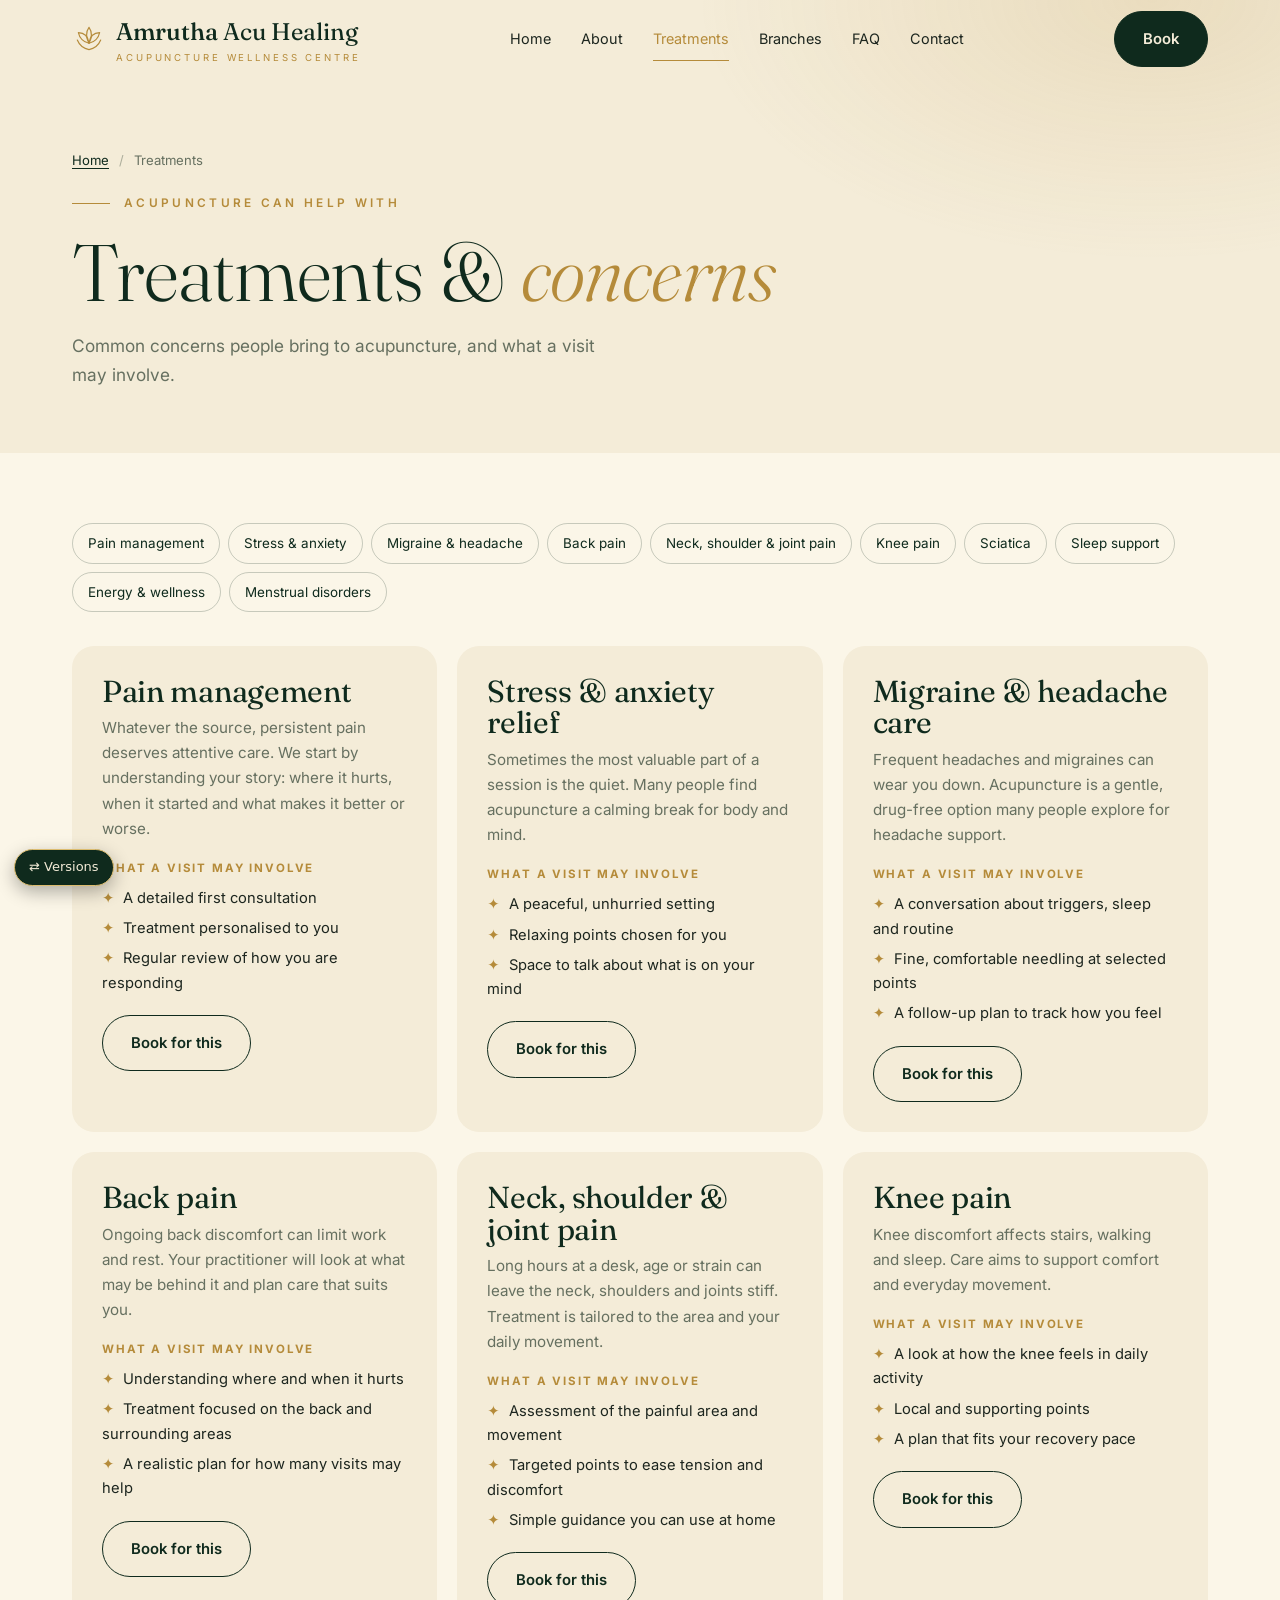
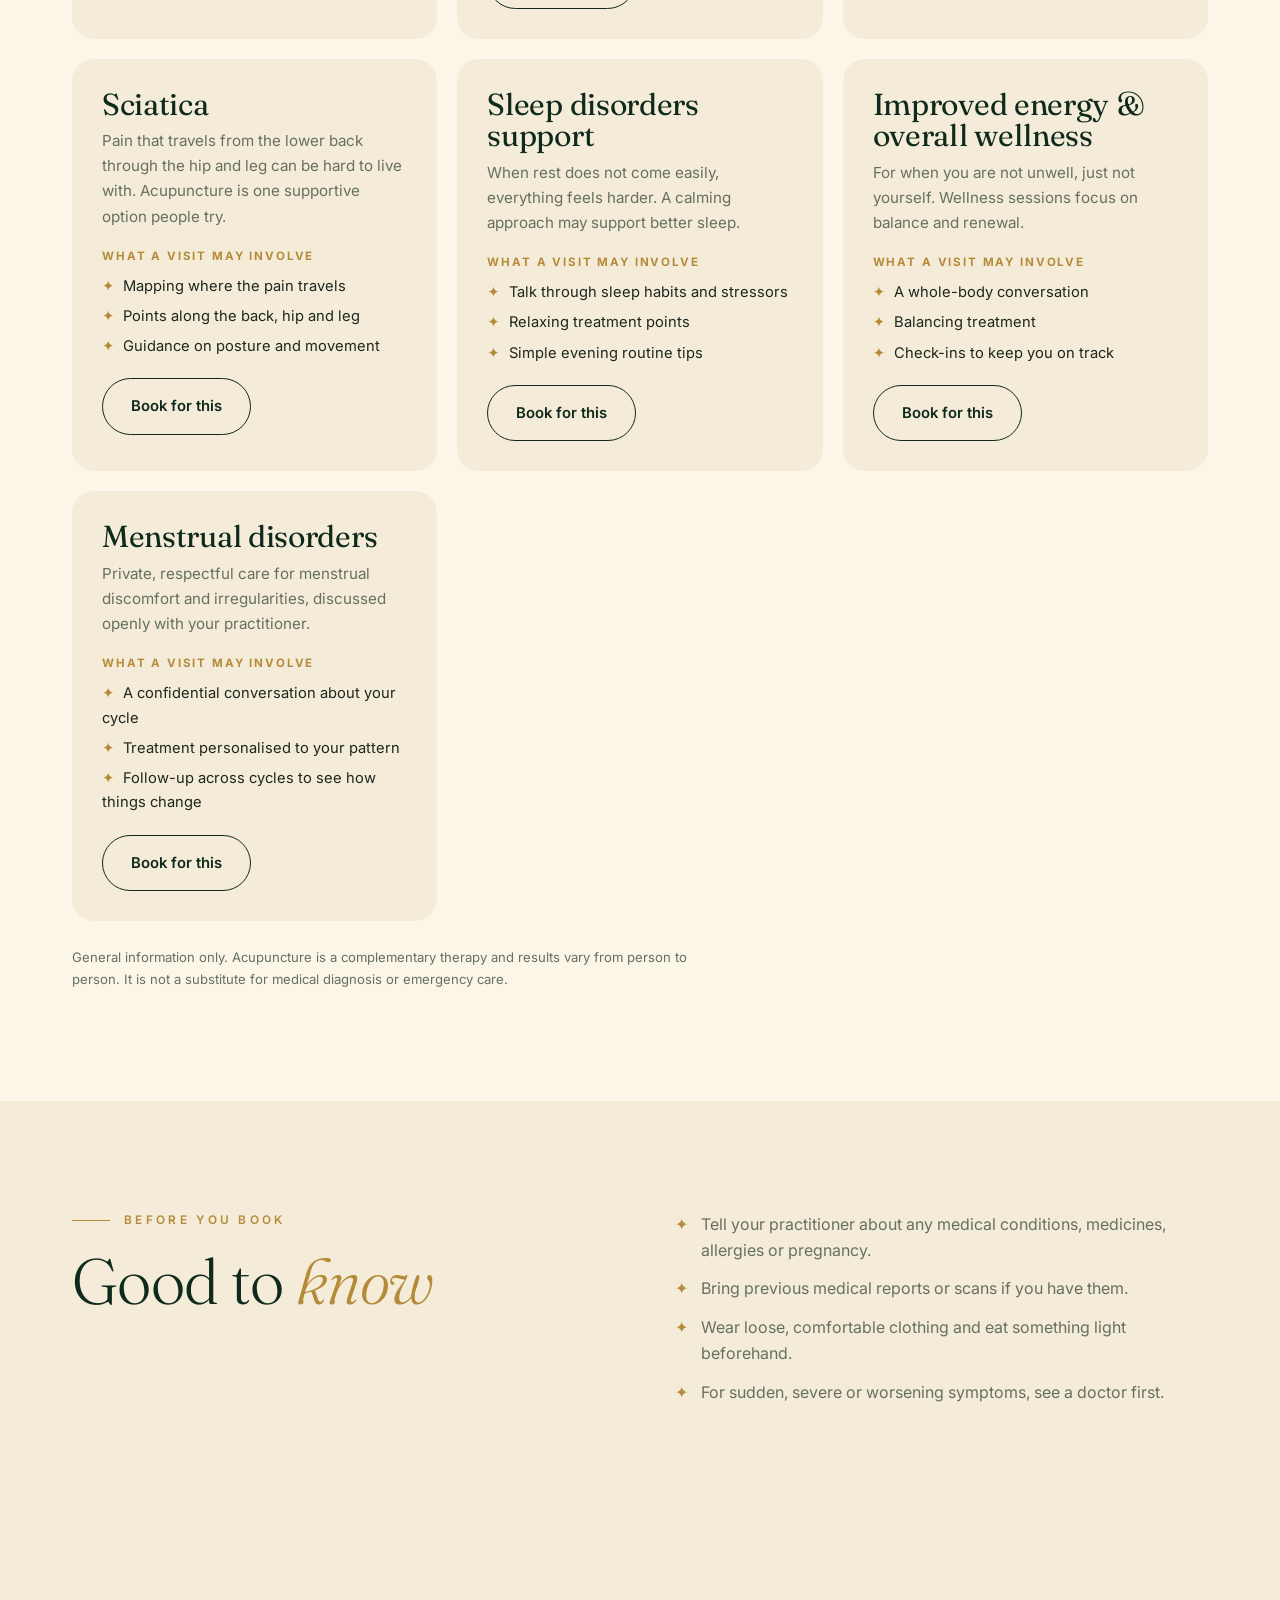
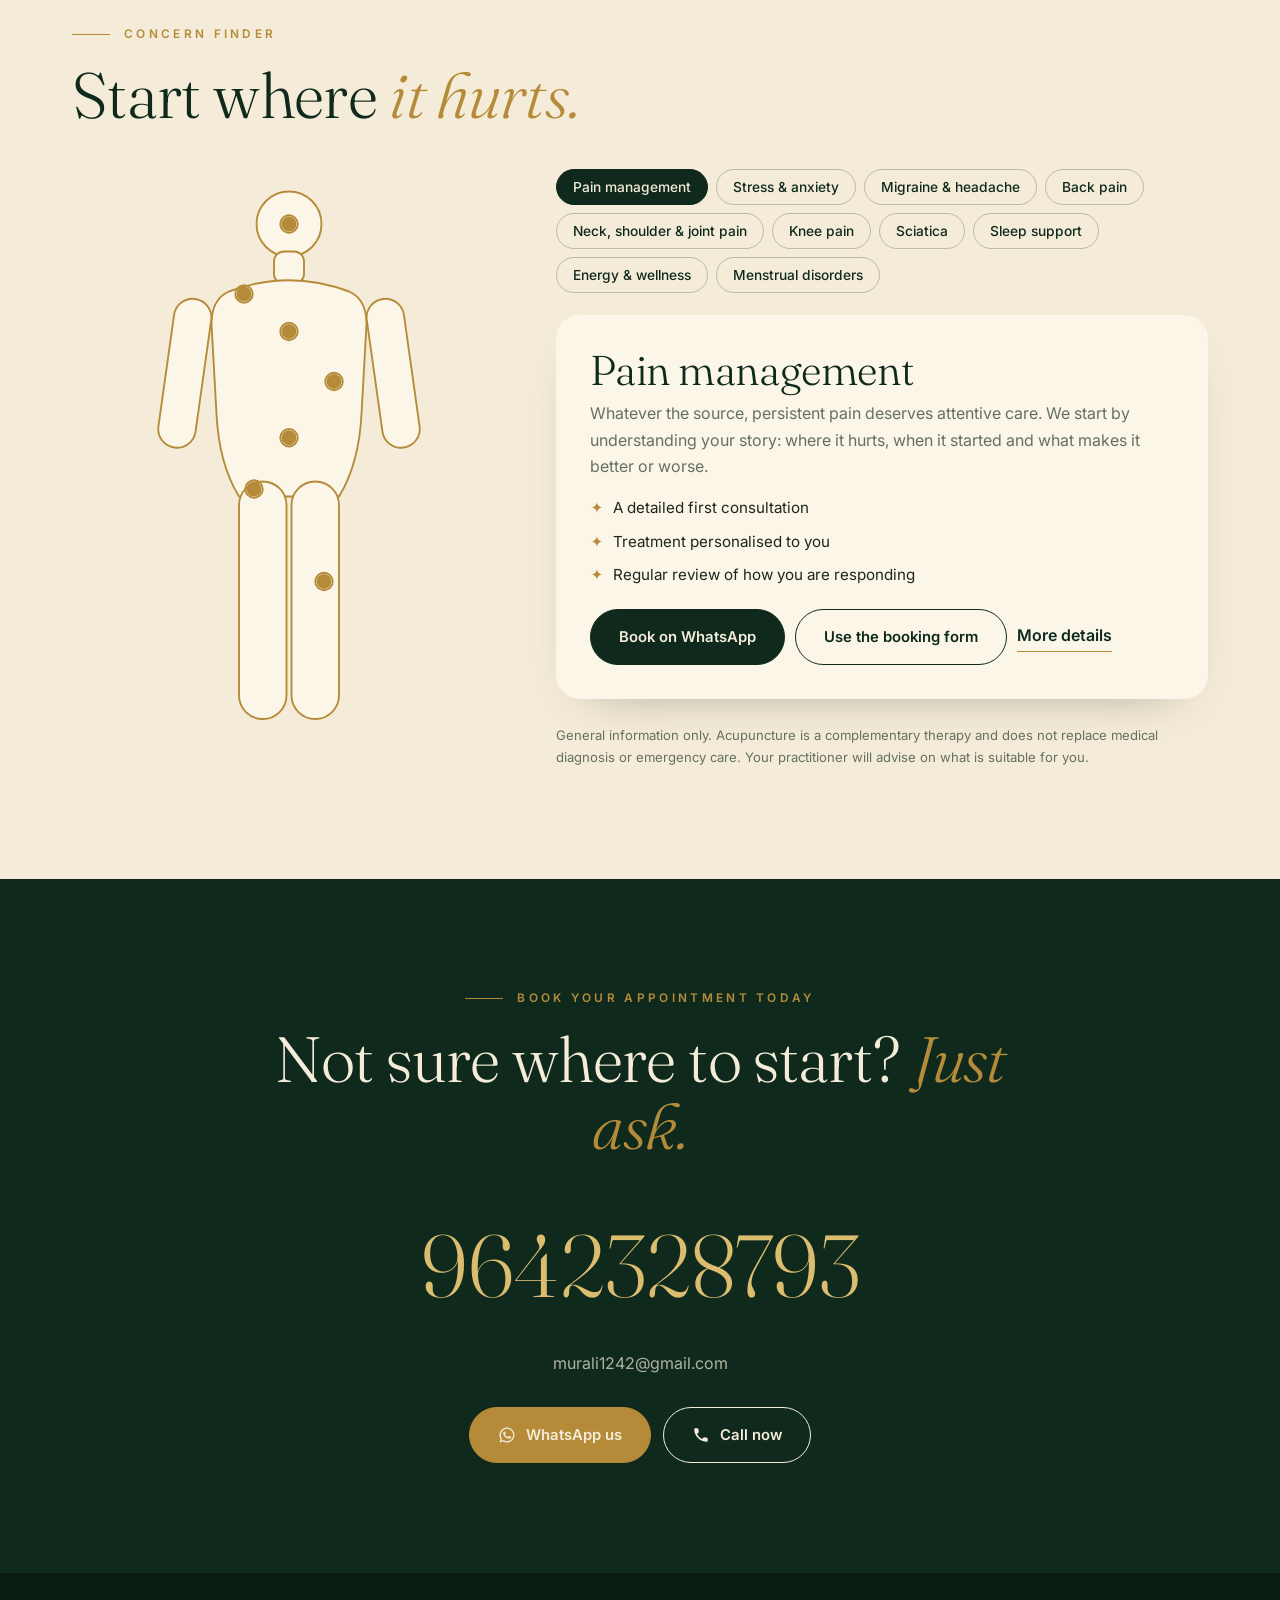
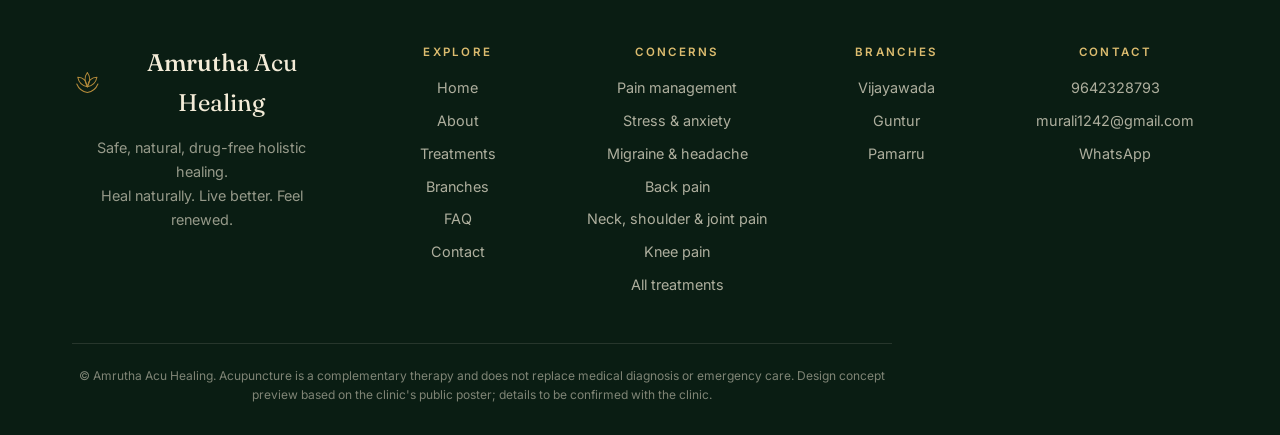
<file: v5/treatments.html>
<!doctype html>
<html lang="en"><head><meta charset="utf-8"><meta name="viewport" content="width=device-width, initial-scale=1">
<title>Treatments &amp; Concerns | Amrutha Acu Healing</title><meta name="description" content="Pain, stress, migraine, back, neck, knee, sciatica, sleep, energy and menstrual care: what acupuncture may help with and what a visit involves.">
<meta property="og:title" content="Treatments &amp; Concerns | Amrutha Acu Healing"><meta property="og:description" content="Pain, stress, migraine, back, neck, knee, sciatica, sleep, energy and menstrual care: what acupuncture may help with and what a visit involves."><meta property="og:type" content="website">
<meta name="theme-color" content="#0f2a1d">
<link rel="preconnect" href="https://fonts.googleapis.com"><link rel="preconnect" href="https://fonts.gstatic.com" crossorigin>
<link href="https://fonts.googleapis.com/css2?family=Fraunces:ital,opsz,wght@0,9..144,300;0,9..144,500;1,9..144,300;1,9..144,400&family=Inter:wght@400;500;600&display=swap" rel="stylesheet">
<link rel="stylesheet" href="assets/style.css">

<noscript><style>.rv{opacity:1;transform:none}</style></noscript>
<style id="vsw-css">.vsw{position:fixed;left:14px;bottom:14px;z-index:9999;font:500 13px/1.3 system-ui,sans-serif;padding:0!important;border:0!important;margin:0!important;background:none!important;width:auto!important}
.vsw>summary{font:500 13px/1.3 system-ui,sans-serif!important;letter-spacing:0!important;justify-content:flex-start!important;list-style:none;cursor:pointer;background:#0f2a1d;color:#f4ecd8;border:1px solid #dcbc6f;border-radius:999px;padding:9px 14px;box-shadow:0 6px 18px rgba(0,0,0,.3);display:inline-flex;gap:6px;align-items:center}
.vsw>summary::-webkit-details-marker{display:none}.vsw>summary::after{content:none!important;display:none!important}
.vsw[open]>summary{border-radius:14px 14px 0 0}
.vsw>div{position:absolute;bottom:100%;left:0;min-width:210px;background:#0f2a1d;border:1px solid #dcbc6f;border-radius:14px 14px 14px 0;padding:6px;box-shadow:0 10px 26px rgba(0,0,0,.35)}
.vsw a{font:500 13px/1.3 system-ui,sans-serif!important;display:block;color:#f4ecd8;text-decoration:none;padding:9px 12px;border-radius:9px}
.vsw a:hover{background:#1a3f2e}.vsw a.on{color:#dcbc6f;font-weight:700}
.vsw hr{border:0;border-top:1px solid rgba(220,188,111,.3);margin:4px 0}
@media(max-width:700px){.vsw{bottom:78px}}</style><link rel="icon" href="data:image/svg+xml,%3Csvg xmlns=%27http://www.w3.org/2000/svg%27 viewBox=%270 0 64 64%27%3E%3Ccircle cx=%2732%27 cy=%2732%27 r=%2732%27 fill=%27%230f2a1d%27/%3E%3Cg fill=%27none%27 stroke=%27%23dcbc6f%27 stroke-width=%273%27 stroke-linecap=%27round%27 stroke-linejoin=%27round%27%3E%3Cpath d=%27M32 12c5 7 5 17 0 25-5-8-5-18 0-25z%27/%3E%3Cpath d=%27M32 37c-8-2-14-8-16-16 8 0 14 5 16 16z%27/%3E%3Cpath d=%27M32 37c8-2 14-8 16-16-8 0-14 5-16 16z%27/%3E%3Cpath d=%27M14 34c4 8 10 13 18 14 8-1 14-6 18-14%27/%3E%3C/g%3E%3C/svg%3E"></head><body id="top">
<svg width="0" height="0" style="position:absolute" aria-hidden="true">
<symbol id="lotus" viewBox="0 0 64 64" fill="none" stroke="currentColor" stroke-width="2.2" stroke-linecap="round" stroke-linejoin="round"><path d="M32 10c6 8 6 20 0 30-6-10-6-22 0-30z"/><path d="M32 40C22 38 14 30 12 20c10 0 18 6 20 20z"/><path d="M32 40c10-2 18-10 20-20-10 0-18 6-20 20z"/><path d="M10 34c4 10 12 16 22 18 10-2 18-8 22-18"/></symbol>
<symbol id="wa" viewBox="0 0 24 24" fill="currentColor"><path d="M12 2a10 10 0 0 0-8.6 15.1L2 22l5-1.3A10 10 0 1 0 12 2zm0 18.2c-1.5 0-3-.4-4.2-1.2l-.3-.2-3 .8.8-2.9-.2-.3A8.2 8.2 0 1 1 12 20.2zm4.5-6.1c-.2-.1-1.5-.7-1.7-.8-.2-.1-.4-.1-.6.1l-.8 1c-.1.2-.3.2-.5.1-1.5-.7-2.5-1.3-3.4-2.9-.3-.4.3-.4.8-1.4.1-.2 0-.3 0-.5l-.8-1.8c-.2-.5-.4-.4-.6-.4h-.5c-.2 0-.5.1-.7.3-.8.8-1 1.7-.9 2.6.3 1.5 1.3 2.8 2.4 3.8 1.7 1.5 3 2 4.4 2.4.7.2 1.4.2 1.9.1.6-.1 1.7-.7 1.9-1.4.2-.6.2-1.2.2-1.3-.1-.1-.3-.2-.6-.3z"/></symbol>
<symbol id="ph" viewBox="0 0 24 24" fill="currentColor"><path d="M6.6 10.8a15 15 0 0 0 6.6 6.6l2.2-2.2a1 1 0 0 1 1-.25 11 11 0 0 0 3.5.56 1 1 0 0 1 1 1V20a1 1 0 0 1-1 1A17 17 0 0 1 3 4a1 1 0 0 1 1-1h3.5a1 1 0 0 1 1 1c0 1.2.2 2.4.56 3.5a1 1 0 0 1-.25 1z"/></symbol>
</svg>
<a class="skip" href="#main">Skip to content</a>
<header id="hd"><div class="wrap nav">
  <a class="logo" href="index.html"><svg><use href="#lotus"/></svg><span><b>Amrutha</b> Acu Healing<small>Acupuncture Wellness Centre</small></span></a>
  <ul class="menu"><li><a href="index.html">Home</a></li><li><a href="about.html">About</a></li><li><a href="treatments.html" class="cur" aria-current="page">Treatments</a></li><li><a href="branches.html">Branches</a></li><li><a href="faq.html">FAQ</a></li><li><a href="contact.html">Contact</a></li></ul>
  <a class="btn btn-fill book-btn" href="contact.html#book">Book</a>
  <button class="burger" id="burger" aria-label="Open menu" aria-expanded="false" aria-controls="drawer"><span></span><span></span><span></span></button>
</div></header>
<nav class="drawer" id="drawer" aria-label="Mobile"><a href="index.html">Home</a><a href="about.html">About</a><a href="treatments.html" class="cur">Treatments</a><a href="branches.html">Branches</a><a href="faq.html">FAQ</a><a href="contact.html">Contact</a>
  <div class="d-cta"><a class="btn btn-fill" href="tel:+919642328793">Call 9642328793</a><a class="btn btn-ghost" target="_blank" rel="noopener" href="https://wa.me/919642328793?text=Hello%2C%20I%27d%20like%20to%20book%20an%20appointment.">WhatsApp</a></div>
</nav>
<main id="main"><section class="phero"><div class="wrap"><nav class="crumbs" aria-label="Breadcrumb"><a href="index.html">Home</a><span>/</span>Treatments</nav><div class="kicker">Acupuncture can help with</div><h1>Treatments &amp; <em>concerns</em></h1><p>Common concerns people bring to acupuncture, and what a visit may involve.</p></div></section>
<section class="tsec"><div class="wrap">
  <div class="tnav rv" aria-label="Jump to a concern"><a href="#pain">Pain management</a><a href="#stress">Stress & anxiety</a><a href="#migraine">Migraine & headache</a><a href="#back">Back pain</a><a href="#neck">Neck, shoulder & joint pain</a><a href="#knee">Knee pain</a><a href="#sciatica">Sciatica</a><a href="#sleep">Sleep support</a><a href="#energy">Energy & wellness</a><a href="#menstrual">Menstrual disorders</a></div>
  <div class="t-grid"><article class="tcard rv" id="pain"><h3>Pain management</h3><p>Whatever the source, persistent pain deserves attentive care. We start by understanding your story: where it hurts, when it started and what makes it better or worse.</p>
  <h4>What a visit may involve</h4><ul><li>A detailed first consultation</li><li>Treatment personalised to you</li><li>Regular review of how you are responding</li></ul>
  <a class="btn btn-ghost" target="_blank" rel="noopener" href="https://wa.me/919642328793?text=Hello%2C%20I%27d%20like%20to%20book%20an%20appointment%20at%20Amrutha%20Acu%20Healing%20for%3A%20Pain%20management.">Book for this</a></article><article class="tcard rv" id="stress"><h3>Stress &amp; anxiety relief</h3><p>Sometimes the most valuable part of a session is the quiet. Many people find acupuncture a calming break for body and mind.</p>
  <h4>What a visit may involve</h4><ul><li>A peaceful, unhurried setting</li><li>Relaxing points chosen for you</li><li>Space to talk about what is on your mind</li></ul>
  <a class="btn btn-ghost" target="_blank" rel="noopener" href="https://wa.me/919642328793?text=Hello%2C%20I%27d%20like%20to%20book%20an%20appointment%20at%20Amrutha%20Acu%20Healing%20for%3A%20Stress%20%26%20anxiety%20relief.">Book for this</a></article><article class="tcard rv" id="migraine"><h3>Migraine &amp; headache care</h3><p>Frequent headaches and migraines can wear you down. Acupuncture is a gentle, drug-free option many people explore for headache support.</p>
  <h4>What a visit may involve</h4><ul><li>A conversation about triggers, sleep and routine</li><li>Fine, comfortable needling at selected points</li><li>A follow-up plan to track how you feel</li></ul>
  <a class="btn btn-ghost" target="_blank" rel="noopener" href="https://wa.me/919642328793?text=Hello%2C%20I%27d%20like%20to%20book%20an%20appointment%20at%20Amrutha%20Acu%20Healing%20for%3A%20Migraine%20%26%20headache%20care.">Book for this</a></article><article class="tcard rv" id="back"><h3>Back pain</h3><p>Ongoing back discomfort can limit work and rest. Your practitioner will look at what may be behind it and plan care that suits you.</p>
  <h4>What a visit may involve</h4><ul><li>Understanding where and when it hurts</li><li>Treatment focused on the back and surrounding areas</li><li>A realistic plan for how many visits may help</li></ul>
  <a class="btn btn-ghost" target="_blank" rel="noopener" href="https://wa.me/919642328793?text=Hello%2C%20I%27d%20like%20to%20book%20an%20appointment%20at%20Amrutha%20Acu%20Healing%20for%3A%20Back%20pain.">Book for this</a></article><article class="tcard rv" id="neck"><h3>Neck, shoulder &amp; joint pain</h3><p>Long hours at a desk, age or strain can leave the neck, shoulders and joints stiff. Treatment is tailored to the area and your daily movement.</p>
  <h4>What a visit may involve</h4><ul><li>Assessment of the painful area and movement</li><li>Targeted points to ease tension and discomfort</li><li>Simple guidance you can use at home</li></ul>
  <a class="btn btn-ghost" target="_blank" rel="noopener" href="https://wa.me/919642328793?text=Hello%2C%20I%27d%20like%20to%20book%20an%20appointment%20at%20Amrutha%20Acu%20Healing%20for%3A%20Neck%2C%20shoulder%20%26%20joint%20pain.">Book for this</a></article><article class="tcard rv" id="knee"><h3>Knee pain</h3><p>Knee discomfort affects stairs, walking and sleep. Care aims to support comfort and everyday movement.</p>
  <h4>What a visit may involve</h4><ul><li>A look at how the knee feels in daily activity</li><li>Local and supporting points</li><li>A plan that fits your recovery pace</li></ul>
  <a class="btn btn-ghost" target="_blank" rel="noopener" href="https://wa.me/919642328793?text=Hello%2C%20I%27d%20like%20to%20book%20an%20appointment%20at%20Amrutha%20Acu%20Healing%20for%3A%20Knee%20pain.">Book for this</a></article><article class="tcard rv" id="sciatica"><h3>Sciatica</h3><p>Pain that travels from the lower back through the hip and leg can be hard to live with. Acupuncture is one supportive option people try.</p>
  <h4>What a visit may involve</h4><ul><li>Mapping where the pain travels</li><li>Points along the back, hip and leg</li><li>Guidance on posture and movement</li></ul>
  <a class="btn btn-ghost" target="_blank" rel="noopener" href="https://wa.me/919642328793?text=Hello%2C%20I%27d%20like%20to%20book%20an%20appointment%20at%20Amrutha%20Acu%20Healing%20for%3A%20Sciatica.">Book for this</a></article><article class="tcard rv" id="sleep"><h3>Sleep disorders support</h3><p>When rest does not come easily, everything feels harder. A calming approach may support better sleep.</p>
  <h4>What a visit may involve</h4><ul><li>Talk through sleep habits and stressors</li><li>Relaxing treatment points</li><li>Simple evening routine tips</li></ul>
  <a class="btn btn-ghost" target="_blank" rel="noopener" href="https://wa.me/919642328793?text=Hello%2C%20I%27d%20like%20to%20book%20an%20appointment%20at%20Amrutha%20Acu%20Healing%20for%3A%20Sleep%20disorders%20support.">Book for this</a></article><article class="tcard rv" id="energy"><h3>Improved energy &amp; overall wellness</h3><p>For when you are not unwell, just not yourself. Wellness sessions focus on balance and renewal.</p>
  <h4>What a visit may involve</h4><ul><li>A whole-body conversation</li><li>Balancing treatment</li><li>Check-ins to keep you on track</li></ul>
  <a class="btn btn-ghost" target="_blank" rel="noopener" href="https://wa.me/919642328793?text=Hello%2C%20I%27d%20like%20to%20book%20an%20appointment%20at%20Amrutha%20Acu%20Healing%20for%3A%20Improved%20energy%20%26%20overall%20wellness.">Book for this</a></article><article class="tcard rv" id="menstrual"><h3>Menstrual disorders</h3><p>Private, respectful care for menstrual discomfort and irregularities, discussed openly with your practitioner.</p>
  <h4>What a visit may involve</h4><ul><li>A confidential conversation about your cycle</li><li>Treatment personalised to your pattern</li><li>Follow-up across cycles to see how things change</li></ul>
  <a class="btn btn-ghost" target="_blank" rel="noopener" href="https://wa.me/919642328793?text=Hello%2C%20I%27d%20like%20to%20book%20an%20appointment%20at%20Amrutha%20Acu%20Healing%20for%3A%20Menstrual%20disorders.">Book for this</a></article></div>
  <p class="disc">General information only. Acupuncture is a complementary therapy and results vary from person to person. It is not a substitute for medical diagnosis or emergency care.</p>
</div></section>
<section class="intro"><div class="wrap two">
  <div class="rv"><div class="kicker">Before you book</div><h2>Good to <em>know</em></h2></div>
  <div class="rv"><ul class="plain">
    <li>Tell your practitioner about any medical conditions, medicines, allergies or pregnancy.</li>
    <li>Bring previous medical reports or scans if you have them.</li>
    <li>Wear loose, comfortable clothing and eat something light beforehand.</li>
    <li>For sudden, severe or worsening symptoms, see a doctor first.</li></ul></div>
</div></section>
<section id="finder" class="finder"><div class="wrap">
  <div class="kicker">Concern finder</div>
  <h2 class="rv">Start where <em>it hurts.</em></h2>
  <div class="f-grid">
    <div class="map">
      <svg viewBox="0 0 240 460" role="group" aria-label="Body map: choose an area to learn how acupuncture may help">
        <g><circle class="body" cx="120" cy="44" r="26"/><rect class="body" x="108" y="66" width="24" height="26" rx="8"/>
        <path class="body" d="M72 98 Q120 80 168 98 Q182 104 182 124 L178 196 Q176 236 160 262 L80 262 Q64 236 62 196 L58 124 Q58 104 72 98Z"/>
        <rect class="body" x="30" y="104" width="30" height="120" rx="15" transform="rotate(8 45 104)"/>
        <rect class="body" x="180" y="104" width="30" height="120" rx="15" transform="rotate(-8 195 104)"/>
        <rect class="body" x="80" y="250" width="38" height="190" rx="19"/><rect class="body" x="122" y="250" width="38" height="190" rx="19"/></g>
        <g class="hs" data-k="migraine" tabindex="0" role="button" aria-pressed="false" aria-label="Head: migraine and headache"><circle class="r" cx="120" cy="44" r="7"/><circle class="d" cx="120" cy="44" r="6"/><text x="134" y="48">Head</text></g>
        <g class="hs" data-k="neck" tabindex="0" role="button" aria-pressed="false" aria-label="Neck and shoulders"><circle class="r" cx="84" cy="100" r="7"/><circle class="d" cx="84" cy="100" r="6"/><text x="6" y="104">Neck &amp; shoulders</text></g>
        <g class="hs" data-k="stress" tabindex="0" role="button" aria-pressed="false" aria-label="Chest: stress and anxiety"><circle class="r" cx="120" cy="130" r="7"/><circle class="d" cx="120" cy="130" r="6"/><text x="134" y="134">Stress</text></g>
        <g class="hs" data-k="back" tabindex="0" role="button" aria-pressed="false" aria-label="Back"><circle class="r" cx="156" cy="170" r="7"/><circle class="d" cx="156" cy="170" r="6"/><text x="168" y="174">Back</text></g>
        <g class="hs" data-k="menstrual" tabindex="0" role="button" aria-pressed="false" aria-label="Lower abdomen: menstrual disorders"><circle class="r" cx="120" cy="215" r="7"/><circle class="d" cx="120" cy="215" r="6"/><text x="134" y="219">Menstrual</text></g>
        <g class="hs" data-k="sciatica" tabindex="0" role="button" aria-pressed="false" aria-label="Hip and leg: sciatica"><circle class="r" cx="92" cy="256" r="7"/><circle class="d" cx="92" cy="256" r="6"/><text x="18" y="260">Sciatica</text></g>
        <g class="hs" data-k="knee" tabindex="0" role="button" aria-pressed="false" aria-label="Knee"><circle class="r" cx="148" cy="330" r="7"/><circle class="d" cx="148" cy="330" r="6"/><text x="160" y="334">Knee</text></g>
      </svg>
    </div>
    <div>
      <div class="chips" id="chips"></div>
      <div class="panel" id="panel" aria-live="polite"></div>
      <p class="disc">General information only. Acupuncture is a complementary therapy and does not replace medical diagnosis or emergency care. Your practitioner will advise on what is suitable for you.</p>
    </div>
  </div>
</div></section>

<section class="final"><div class="wrap">
  <div class="kicker" style="justify-content:center">Book your appointment today</div>
  <h2 class="rv">Not sure where to start? <em>Just ask.</em></h2>
  <a class="tel" href="tel:+919642328793">9642328793</a><a class="mail" href="mailto:murali1242@gmail.com">murali1242@gmail.com</a>
  <div class="cta-row"><a class="btn btn-fill" target="_blank" rel="noopener" href="https://wa.me/919642328793?text=Hello%2C%20I%27d%20like%20to%20book%20an%20appointment."><svg><use href="#wa"/></svg>WhatsApp us</a>
  <a class="btn btn-ghost" href="tel:+919642328793"><svg><use href="#ph"/></svg>Call now</a></div></div></section></main>
<footer class="foot"><div class="wrap">
  <div class="f-cols">
    <div><a class="logo" href="index.html" style="color:var(--cream)"><svg><use href="#lotus"/></svg><span><b>Amrutha</b> Acu Healing</span></a>
      <p class="f-tag">Safe, natural, drug-free holistic healing.<br>Heal naturally. Live better. Feel renewed.</p></div>
    <div><h4>Explore</h4><ul><li><a href="index.html">Home</a></li><li><a href="about.html">About</a></li><li><a href="treatments.html">Treatments</a></li><li><a href="branches.html">Branches</a></li><li><a href="faq.html">FAQ</a></li><li><a href="contact.html">Contact</a></li></ul></div>
    <div><h4>Concerns</h4><ul><li><a href="treatments.html#pain">Pain management</a></li><li><a href="treatments.html#stress">Stress & anxiety</a></li><li><a href="treatments.html#migraine">Migraine & headache</a></li><li><a href="treatments.html#back">Back pain</a></li><li><a href="treatments.html#neck">Neck, shoulder & joint pain</a></li><li><a href="treatments.html#knee">Knee pain</a></li><li><a href="treatments.html">All treatments</a></li></ul></div>
    <div><h4>Branches</h4><ul><li><a href="branches.html#vijayawada">Vijayawada</a></li><li><a href="branches.html#guntur">Guntur</a></li><li><a href="branches.html#pamarru">Pamarru</a></li></ul></div>
    <div><h4>Contact</h4><ul><li><a href="tel:+919642328793">9642328793</a></li><li><a href="mailto:murali1242@gmail.com">murali1242@gmail.com</a></li><li><a target="_blank" rel="noopener" href="https://wa.me/919642328793?text=Hello%2C%20I%27d%20like%20to%20book%20an%20appointment.">WhatsApp</a></li></ul></div>
  </div>
  <p class="f-fine">© Amrutha Acu Healing. Acupuncture is a complementary therapy and does not replace medical diagnosis or emergency care. Design concept preview based on the clinic's public poster; details to be confirmed with the clinic.</p>
</div></footer>
<a class="totop" id="totop" href="#top" aria-label="Back to top">↑</a>
<div class="bar"><a class="btn btn-ghost" href="tel:+919642328793"><svg><use href="#ph"/></svg>Call</a><a class="btn btn-fill" target="_blank" rel="noopener" href="https://wa.me/919642328793?text=Hello%2C%20I%27d%20like%20to%20book%20an%20appointment."><svg><use href="#wa"/></svg>WhatsApp</a></div>
<script src="assets/site.js" defer></script>
<!--vsw--><details class="vsw"><summary>⇄ Versions</summary><div><a href="../v1/index.html">v1 · Classic</a><a href="../v2/index.html">v2 · Editorial</a><a href="../v3/index.html">v3 · Interactive</a><a href="../v4/index.html">v4 · Editorial + finder</a><a href="../v5/index.html" class="on">v5 · Full site</a><hr><a href="../index.html">All versions (main page)</a></div></details><!--/vsw-->
</body></html>
</file>
<file: v5/assets/style.css>
:root{--cream:#f4ecd8;--paper:#fbf6e8;--green:#183a2a;--green2:#0f2a1d;--moss:#4f7a5c;--gold:#b58b3a;--gold2:#dcbc6f;--ink:#1d261f;--mute:#667060;--serif:'Fraunces',Georgia,serif;--sans:'Inter',system-ui,sans-serif}
*{box-sizing:border-box;margin:0;padding:0}
html{scroll-behavior:smooth}
body{font-family:var(--sans);background:var(--paper);color:var(--ink);line-height:1.65;-webkit-font-smoothing:antialiased;overflow-x:hidden}
a{color:inherit;text-decoration:none}
.wrap{max-width:1180px;margin:0 auto;padding:0 22px}
h1,h2,h3{font-family:var(--serif);font-weight:300;color:var(--green2);line-height:1.04;letter-spacing:-.01em}
h2{font-size:clamp(2.3rem,5vw,4rem)}
h2 em,h1 em{font-style:italic;color:var(--gold);font-weight:300}
.kicker{font-size:.74rem;letter-spacing:.28em;text-transform:uppercase;color:var(--gold);font-weight:600;display:flex;align-items:center;gap:14px;margin-bottom:18px}
.kicker::before{content:"";width:38px;height:1px;background:var(--gold)}
section{padding:110px 0}
.btn{display:inline-flex;align-items:center;gap:10px;padding:15px 28px;border-radius:999px;font-weight:600;font-size:.93rem;transition:.25s;border:1.5px solid var(--green2)}
.btn-fill{background:var(--green2);color:var(--cream)}.btn-fill:hover{background:var(--gold);border-color:var(--gold)}
.btn-ghost{color:var(--green2)}.btn-ghost:hover{background:var(--green2);color:var(--cream)}
.btn svg{width:18px;height:18px}

/* top bar */
header{position:fixed;inset:0 0 auto 0;z-index:50;transition:.3s}
header.solid{background:rgba(251,246,232,.92);backdrop-filter:blur(10px);box-shadow:0 1px 0 rgba(0,0,0,.06)}
.nav{height:78px;display:flex;align-items:center;justify-content:space-between}
.logo{font-family:var(--serif);font-size:1.5rem;color:var(--green2);display:flex;align-items:center;gap:10px}
.logo b{font-weight:500}.logo small{display:block;font-family:var(--sans);font-size:.6rem;letter-spacing:.3em;text-transform:uppercase;color:var(--gold);margin-top:-2px}
.logo svg{width:34px;height:34px;color:var(--gold)}
.nav ul{display:flex;gap:30px;list-style:none;font-size:.9rem}
.nav ul a{position:relative}.nav ul a::after{content:"";position:absolute;left:0;bottom:-4px;height:1px;width:0;background:var(--gold);transition:.3s}.nav ul a:hover::after{width:100%}
@media(max-width:860px){.nav ul{display:none}}
@media(max-width:520px){.logo{font-size:1.15rem;white-space:nowrap}.logo small{display:none}.logo svg{width:26px;height:26px}.nav{height:66px}}

/* hero */
.hero{min-height:100vh;padding:130px 0 70px;display:flex;align-items:center;position:relative;background:
 radial-gradient(700px 500px at 85% 40%,rgba(181,139,58,.18),transparent 65%),
 radial-gradient(600px 500px at 0% 100%,rgba(79,122,92,.16),transparent 65%),var(--paper)}
.hero .grid{display:grid;grid-template-columns:1.1fr .9fr;gap:40px;align-items:center}
.hero h1{font-size:clamp(3.4rem,9vw,7.6rem);font-weight:300}
.hero p{margin-top:26px;max-width:460px;color:var(--mute);font-size:1.08rem}
.hero .cta{display:flex;gap:12px;flex-wrap:wrap;margin-top:34px}
.facts{display:flex;gap:34px;margin-top:48px;flex-wrap:wrap}
.facts div{font-size:.8rem;color:var(--mute);letter-spacing:.06em}
.facts b{display:block;font-family:var(--serif);font-size:2.2rem;font-weight:400;color:var(--green2);line-height:1}
.art{position:relative;aspect-ratio:1;max-width:520px;margin:0 auto;width:100%}
.art svg{width:100%;height:100%}
.ring{transform-origin:50% 50%;animation:spin 60s linear infinite}
.ring2{transform-origin:50% 50%;animation:spin 90s linear infinite reverse}
@keyframes spin{to{transform:rotate(360deg)}}
.pt{animation:pulse 3.2s ease-in-out infinite;transform-box:fill-box;transform-origin:center}
.pt:nth-child(2n){animation-delay:.8s}.pt:nth-child(3n){animation-delay:1.6s}
@keyframes pulse{0%,100%{opacity:.35;transform:scale(1)}50%{opacity:1;transform:scale(1.7)}}
.badge{position:absolute;right:2%;bottom:8%;background:var(--green2);color:var(--cream);border-radius:50%;width:132px;height:132px;display:grid;place-items:center;text-align:center;font-size:.62rem;letter-spacing:.14em;text-transform:uppercase;line-height:1.7;border:2px solid var(--gold);box-shadow:0 14px 30px -10px rgba(0,0,0,.4)}
.badge b{display:block;font-family:var(--serif);font-size:1.15rem;letter-spacing:0;text-transform:none;color:var(--gold2);font-weight:400}
@media(max-width:860px){.hero .grid{grid-template-columns:1fr}.art{max-width:340px;order:-1}.hero{padding-top:100px}}

/* marquee */
.marquee{background:var(--green2);color:var(--gold2);overflow:hidden;white-space:nowrap;padding:20px 0}
.marquee div{display:inline-block;animation:slide 40s linear infinite;font-family:var(--serif);font-size:1.5rem;font-style:italic;font-weight:300}
.marquee span{margin:0 26px}.marquee i{color:var(--moss);font-style:normal}
@keyframes slide{to{transform:translateX(-50%)}}

/* conditions list */
.cond-head{display:grid;grid-template-columns:1fr 1fr;gap:40px;align-items:end;margin-bottom:56px}
.cond-head p{color:var(--mute);max-width:420px}
@media(max-width:860px){.cond-head{grid-template-columns:1fr}}
.cond{border-top:1px solid rgba(15,42,29,.18)}
.row{display:grid;grid-template-columns:70px 1fr 1.4fr 40px;gap:20px;align-items:center;padding:26px 6px;border-bottom:1px solid rgba(15,42,29,.18);transition:.3s;cursor:default}
.row:hover{background:var(--cream);padding-left:22px}
.row .n{font-family:var(--serif);color:var(--gold);font-size:1.1rem}
.row h3{font-size:clamp(1.5rem,3vw,2.2rem)}
.row p{color:var(--mute);font-size:.95rem}
.row .arr{color:var(--gold);font-size:1.4rem;transition:.3s}.row:hover .arr{transform:translateX(6px)}
@media(max-width:700px){.row{grid-template-columns:44px 1fr}.row p,.row .arr{display:none}}
.disc{margin-top:26px;font-size:.82rem;color:var(--mute)}

/* approach */
.approach{background:var(--green2);color:var(--cream);position:relative;overflow:hidden}
.approach h2{color:var(--cream)}
.approach::after{content:"";position:absolute;width:700px;height:700px;border-radius:50%;border:1px solid rgba(220,188,111,.15);right:-260px;top:-200px}
.pillars{display:grid;grid-template-columns:repeat(4,1fr);gap:0;margin-top:64px;border-top:1px solid rgba(220,188,111,.3)}
.pillar{padding:34px 26px 10px 0;border-right:1px solid rgba(220,188,111,.18);margin-right:26px}
.pillar:last-child{border:0}
.pillar .no{font-family:var(--serif);font-size:3.4rem;color:var(--gold2);font-weight:300;line-height:1}
.pillar h3{color:var(--cream);font-size:1.5rem;margin:14px 0 8px;font-weight:400}
.pillar p{font-size:.92rem;opacity:.75}
@media(max-width:900px){.pillars{grid-template-columns:1fr 1fr}.pillar{border:0;margin:0}}
@media(max-width:520px){.pillars{grid-template-columns:1fr}}

/* visit + faq */
.two{display:grid;grid-template-columns:1fr 1fr;gap:70px}
@media(max-width:900px){.two{grid-template-columns:1fr;gap:50px}}
.tl{margin-top:34px;border-left:1px solid var(--gold);padding-left:28px}
.tl div{position:relative;padding-bottom:30px}
.tl div::before{content:"";position:absolute;left:-34px;top:8px;width:11px;height:11px;border-radius:50%;background:var(--gold)}
.tl h3{font-size:1.5rem;font-weight:400}.tl p{color:var(--mute);font-size:.95rem}
details{border-bottom:1px solid rgba(15,42,29,.18);padding:20px 0}
summary{list-style:none;cursor:pointer;font-family:var(--serif);font-size:1.35rem;color:var(--green2);display:flex;justify-content:space-between;gap:20px}
summary::-webkit-details-marker{display:none}
summary::after{content:"+";color:var(--gold);font-size:1.6rem;line-height:1;transition:.3s}
details[open] summary::after{transform:rotate(45deg)}
details p{margin-top:12px;color:var(--mute);font-size:.95rem;max-width:520px}

/* branches */
.branches{background:var(--cream)}
.tabs{display:flex;gap:10px;margin:36px 0 28px;flex-wrap:wrap}
.tab{padding:12px 26px;border-radius:999px;border:1.5px solid var(--green2);background:none;font:600 .92rem var(--sans);color:var(--green2);cursor:pointer;transition:.2s}
.tab.on{background:var(--green2);color:var(--cream)}
.bp{display:none;grid-template-columns:1.1fr .9fr;gap:40px;align-items:center;background:var(--paper);border-radius:28px;padding:46px;box-shadow:0 20px 50px -30px rgba(0,0,0,.3)}
.bp.on{display:grid}
.bp h3{font-size:clamp(2.4rem,5vw,3.8rem);font-weight:300}
.bp address{font-style:normal;color:var(--mute);margin:14px 0 24px;font-size:1.02rem}
.bp .acts{display:flex;gap:10px;flex-wrap:wrap}
.bp .big{font-family:var(--serif);font-size:clamp(3rem,7vw,5.4rem);color:var(--gold);opacity:.35;text-align:right;line-height:1}
@media(max-width:800px){.bp.on{grid-template-columns:1fr;padding:30px}.bp .big{text-align:left}}

/* final */
.final{text-align:center;background:var(--green2);color:var(--cream)}
.final h2{color:var(--cream);max-width:800px;margin:0 auto}
.final .tel{display:inline-block;font-family:var(--serif);font-size:clamp(2.6rem,8vw,5.5rem);color:var(--gold2);margin:34px 0 6px;font-weight:300}
.final .btn-fill{background:var(--gold);border-color:var(--gold)}
.final .btn-ghost{color:var(--cream);border-color:var(--cream)}.final .btn-ghost:hover{background:var(--cream);color:var(--green2)}
.final .mail{display:block;opacity:.7;margin-top:6px}
footer{background:#0a1d13;color:rgba(244,236,216,.55);text-align:center;padding:26px 0;font-size:.78rem}

.rv{opacity:0;transform:translateY(28px);transition:opacity .9s ease,transform .9s ease}
.rv.in{opacity:1;transform:none}
@media(prefers-reduced-motion:reduce){.rv{opacity:1;transform:none;transition:none}.ring,.ring2,.pt,.marquee div{animation:none}}
.fab{position:fixed;right:18px;bottom:18px;z-index:60}
.fab a{width:56px;height:56px;border-radius:50%;background:#25a244;display:grid;place-items:center;color:#fff;box-shadow:0 10px 24px rgba(0,0,0,.3)}
.fab svg{width:28px;height:28px}


/* finder + booking (from v3, light theme) */
.finder{background:var(--cream)}
.f-grid{display:grid;grid-template-columns:.8fr 1.2fr;gap:50px;align-items:start;margin-top:40px}
@media(max-width:860px){.f-grid{grid-template-columns:1fr}}
.map{max-width:300px;margin:0 auto;width:100%}
.map svg{width:100%;height:auto;display:block}
.body{fill:var(--paper);stroke:var(--gold);stroke-width:1.5}
.hs{cursor:pointer;outline:none}
.hs circle.d{fill:var(--gold);transition:.2s}
.hs circle.r{fill:none;stroke:var(--gold);stroke-width:1.5;transform-box:fill-box;transform-origin:center;animation:rp 2.4s infinite}
.hs:nth-of-type(2n) circle.r{animation-delay:.6s}.hs:nth-of-type(3n) circle.r{animation-delay:1.2s}
@keyframes rp{0%{transform:scale(.6);opacity:1}100%{transform:scale(2.6);opacity:0}}
.hs:hover circle.d,.hs.on circle.d,.hs:focus-visible circle.d{fill:var(--green2)}
.hs.on circle.r,.hs:focus-visible circle.r{stroke:var(--green2)}
.hs text{fill:var(--green2);font:600 10px var(--sans);opacity:0;transition:.2s;pointer-events:none}
.hs:hover text,.hs.on text,.hs:focus-visible text{opacity:1}
.chips{display:flex;flex-wrap:wrap;gap:8px;margin-bottom:22px}
.chip{padding:9px 16px;border-radius:999px;border:1.5px solid rgba(15,42,29,.25);background:none;color:var(--green2);font:500 .86rem var(--sans);cursor:pointer;transition:.2s}
.chip:hover{border-color:var(--gold)}.chip.on{background:var(--green2);color:var(--cream);border-color:var(--green2)}
.panel{background:var(--paper);border-radius:24px;padding:34px;box-shadow:0 20px 50px -34px rgba(0,0,0,.4)}
.panel h3{font-size:clamp(1.9rem,4vw,2.6rem);font-weight:300;margin-bottom:8px}
.panel p{color:var(--mute)}
.panel ul{list-style:none;margin:16px 0 22px;display:grid;gap:8px;font-size:.95rem}
.panel li::before{content:"✦";color:var(--gold);margin-right:10px}
.panel .acts{display:flex;gap:10px;flex-wrap:wrap}
.book{background:var(--paper)}
.bk{display:grid;grid-template-columns:1fr 1fr;gap:60px;align-items:start}
@media(max-width:860px){.bk{grid-template-columns:1fr;gap:34px}}
.bk p.l{color:var(--mute);margin-top:16px;max-width:420px}
form{background:var(--cream);border-radius:24px;padding:30px;display:grid;gap:16px}
form label{font-size:.74rem;letter-spacing:.14em;text-transform:uppercase;color:var(--gold);font-weight:600;display:grid;gap:6px}
form input,form select,form textarea{font:400 1rem var(--sans);background:var(--paper);color:var(--ink);border:1.5px solid rgba(15,42,29,.2);border-radius:12px;padding:13px 14px;width:100%}
form input:focus,form select:focus,form textarea:focus{outline:2px solid var(--gold);outline-offset:1px}
.radios{display:flex;gap:8px;flex-wrap:wrap}
.radios label{text-transform:none;letter-spacing:0;font-size:.9rem;color:var(--green2);font-weight:500;display:block}
.radios input{position:absolute;opacity:0;width:0}
.radios span{display:block;padding:10px 16px;border-radius:999px;border:1.5px solid rgba(15,42,29,.25);cursor:pointer;transition:.2s}
.radios input:checked+span{background:var(--green2);color:var(--cream);border-color:var(--green2)}
.radios input:focus-visible+span{outline:2px solid var(--gold);outline-offset:2px}
.bar{display:none}
@media(max-width:700px){.fab{display:none}.bar{display:flex;position:fixed;left:0;right:0;bottom:0;z-index:60;gap:10px;padding:10px 14px;background:rgba(251,246,232,.96);backdrop-filter:blur(8px);border-top:1px solid rgba(15,42,29,.12)}.bar .btn{flex:1;justify-content:center;padding:13px}body{padding-bottom:70px}}
@media(prefers-reduced-motion:reduce){.hs circle.r{animation:none}}

/* ---------- v5: navigation + inner pages ---------- */
html{scroll-padding-top:86px}
.skip{position:absolute;left:-999px;top:8px;background:var(--green2);color:var(--cream);padding:10px 16px;border-radius:8px;z-index:100}
.skip:focus{left:12px}
.menu a.cur{color:var(--gold)}
.menu a.cur::after{width:100%}
.menu a{padding:6px 0;display:inline-block}
.burger{display:none;width:44px;height:44px;border-radius:12px;border:1.5px solid rgba(15,42,29,.25);background:none;cursor:pointer;flex-direction:column;align-items:center;justify-content:center;gap:5px}
.burger span{display:block;width:20px;height:2px;background:var(--green2);transition:.25s}
.menu-open .burger span:nth-child(1){transform:translateY(7px) rotate(45deg)}
.menu-open .burger span:nth-child(2){opacity:0}
.menu-open .burger span:nth-child(3){transform:translateY(-7px) rotate(-45deg)}
.drawer{display:none}
@media(max-width:860px){
  .burger{display:flex}
  .book-btn{display:none}
  .nav{gap:12px}
  .drawer{display:flex;flex-direction:column;position:fixed;left:0;right:0;top:66px;bottom:0;background:var(--paper);padding:18px 22px 90px;overflow:auto;transform:translateY(-8px);opacity:0;visibility:hidden;transition:.25s;z-index:49}
  .menu-open .drawer{transform:none;opacity:1;visibility:visible}
  .menu-open header,.menu-open #hd{background:var(--paper)}
  .drawer>a{font-family:var(--serif);font-size:1.9rem;color:var(--green2);padding:14px 0;border-bottom:1px solid rgba(15,42,29,.12)}
  .drawer>a.cur{color:var(--gold)}
  .d-cta{display:grid;gap:10px;margin-top:26px}
  .d-cta .btn{justify-content:center}
  body.menu-open{overflow:hidden}
}
#hd{position:fixed}
.nav{justify-content:space-between}
.nav .menu{margin:0 auto}

.phero{padding:150px 0 64px;background:radial-gradient(700px 400px at 90% 0%,rgba(181,139,58,.16),transparent 65%),var(--cream)}
.phero h1{font-size:clamp(2.6rem,7vw,5rem);max-width:820px}
.phero p{margin-top:18px;color:var(--mute);max-width:560px;font-size:1.08rem}
.crumbs{display:flex;gap:10px;font-size:.82rem;color:var(--mute);margin-bottom:22px}
.crumbs a{color:var(--green2);text-decoration:underline;text-underline-offset:3px}
.crumbs span{opacity:.5}
.link{color:var(--green2);font-weight:600;border-bottom:1.5px solid var(--gold);padding-bottom:2px}
.link:hover{color:var(--gold)}
.intro{background:var(--cream)}
.intro p,.two p{color:var(--mute)}
.plain{list-style:none;display:grid;gap:12px;color:var(--mute)}
.plain li{padding-left:26px;position:relative}
.plain li::before{content:"✦";position:absolute;left:0;color:var(--gold)}
.plain b{color:var(--green2)}
.steps4{display:grid;grid-template-columns:repeat(4,1fr);gap:26px;margin-top:44px}
@media(max-width:860px){.steps4{grid-template-columns:1fr 1fr}}
@media(max-width:520px){.steps4{grid-template-columns:1fr}}
.steps4 .sn{width:44px;height:44px;border-radius:50%;background:var(--gold);color:#fff;display:grid;place-items:center;font-family:var(--serif);font-size:1.4rem;margin-bottom:14px}
.steps4 h3{font-size:1.6rem;font-weight:400;margin-bottom:6px}
.steps4 p{color:var(--mute);font-size:.95rem}

/* branches */
.branches{background:var(--cream)}
.b-grid{display:grid;grid-template-columns:repeat(auto-fit,minmax(290px,1fr));gap:20px;margin-top:34px}
.bcard{background:var(--paper);border-radius:24px;padding:30px;display:flex;flex-direction:column;box-shadow:0 18px 40px -30px rgba(0,0,0,.35)}
.bcard .tag{font-size:.7rem;letter-spacing:.22em;text-transform:uppercase;color:var(--gold);font-weight:600}
.bcard h3{font-size:2.2rem;margin:4px 0 12px}
.bcard address{font-style:normal;color:var(--ink);font-size:.97rem}
.bcard .bnote{color:var(--mute);font-size:.88rem;margin:10px 0 18px;flex:1}
.bcard .acts{display:flex;flex-wrap:wrap;gap:8px}
.bcard .btn{padding:10px 16px;font-size:.85rem}
.tablewrap{margin-top:40px;overflow-x:auto;border-radius:18px;border:1px solid rgba(15,42,29,.14)}
.bt{width:100%;border-collapse:collapse;font-size:.92rem;min-width:560px;background:var(--paper)}
.bt caption{caption-side:top;text-align:left;font-family:var(--serif);font-size:1.4rem;padding:18px 18px 8px;color:var(--green2)}
.bt th,.bt td{padding:14px 18px;text-align:left;vertical-align:top;border-top:1px solid rgba(15,42,29,.1)}
.bt thead th{font-size:.72rem;letter-spacing:.14em;text-transform:uppercase;color:var(--gold)}
.bt a{color:var(--green2);text-decoration:underline;text-underline-offset:3px}

/* treatments */
.tsec{padding-top:70px}
.tnav{display:flex;flex-wrap:wrap;gap:8px;margin-bottom:34px}
.tnav a{padding:8px 15px;border-radius:999px;border:1.5px solid rgba(15,42,29,.22);font-size:.84rem;color:var(--green2);transition:.2s}
.tnav a:hover{background:var(--green2);color:var(--cream)}
.t-grid{display:grid;grid-template-columns:repeat(auto-fit,minmax(320px,1fr));gap:20px}
.tcard{background:var(--cream);border-radius:22px;padding:30px;scroll-margin-top:100px}
.tcard h3{font-size:1.9rem;font-weight:400;margin-bottom:8px}
.tcard>p{color:var(--mute);font-size:.95rem}
.tcard h4{font-size:.72rem;letter-spacing:.16em;text-transform:uppercase;color:var(--gold);margin:18px 0 8px}
.tcard ul{list-style:none;display:grid;gap:6px;font-size:.92rem;margin-bottom:20px}
.tcard li::before{content:"✦";color:var(--gold);margin-right:9px}
.disc{margin-top:26px;font-size:.82rem;color:var(--mute);max-width:640px}

/* about */
.prac{display:flex;gap:30px;align-items:center;background:var(--cream);border-radius:28px;padding:34px;margin-top:36px}
.prac .avatar{flex:none;width:130px;height:130px;border-radius:50%;background:var(--green2);display:grid;place-items:center;border:3px solid var(--gold)}
.prac .avatar svg{width:64px;height:64px;color:var(--gold2)}
.prac h3{font-size:2rem;font-weight:400}
.prac .role{color:var(--gold);font-weight:600;letter-spacing:.14em;text-transform:uppercase;font-size:.78rem;margin:4px 0 12px}
.prac p{color:var(--mute)}
.prac .fine2{font-size:.8rem;margin-top:10px;font-style:italic}
@media(max-width:640px){.prac{flex-direction:column;text-align:center;padding:26px}}

/* faq */
.faqwrap{max-width:820px}
.fgroup{margin-bottom:46px}
.fgroup h2{font-size:clamp(1.7rem,3.5vw,2.3rem);margin-bottom:10px;text-align:left}

/* contact */
.c-cards{display:grid;grid-template-columns:repeat(auto-fit,minmax(240px,1fr));gap:18px}
.ccard{background:var(--cream);border-radius:22px;padding:30px;text-align:center;transition:.25s;display:block}
.ccard:hover{transform:translateY(-4px);background:var(--green2);color:var(--cream)}
.ccard:hover h3{color:var(--cream)}
.ccard svg{width:34px;height:34px;color:var(--gold);margin-bottom:10px}
.ccard h3{font-size:1.7rem;font-weight:400}
.ccard p{color:var(--mute);word-break:break-word}
.ccard:hover p{color:var(--gold2)}
.cta-row{display:flex;gap:12px;justify-content:center;flex-wrap:wrap;margin-top:30px}

/* footer */
.foot{background:#0a1d13;color:rgba(244,236,216,.7);padding:70px 0 30px;font-size:.9rem}
.f-cols{display:grid;grid-template-columns:1.4fr repeat(4,1fr);gap:34px}
@media(max-width:900px){.f-cols{grid-template-columns:1fr 1fr}.f-cols>div:first-child{grid-column:1/-1}}
.foot h4{font-size:.72rem;letter-spacing:.2em;text-transform:uppercase;color:var(--gold2);margin-bottom:14px;font-weight:600}
.foot ul{list-style:none;display:grid;gap:9px}
.foot a:hover{color:var(--gold2)}
.foot .logo{color:var(--cream)}
.f-tag{margin-top:14px;max-width:280px;color:rgba(244,236,216,.6)}
.f-fine{margin-top:46px;padding-top:22px;border-top:1px solid rgba(244,236,216,.12);font-size:.75rem;color:rgba(244,236,216,.5);max-width:820px}
.totop{position:fixed;right:18px;bottom:22px;z-index:55;width:46px;height:46px;border-radius:50%;background:var(--green2);color:var(--cream);display:grid;place-items:center;font-size:1.2rem;box-shadow:0 8px 20px rgba(0,0,0,.25);opacity:0;pointer-events:none;transition:.3s}
.totop.show{opacity:1;pointer-events:auto}
@media(max-width:700px){.totop{bottom:84px}}
.hero .art svg{display:block}
footer{background:none}
</file>
